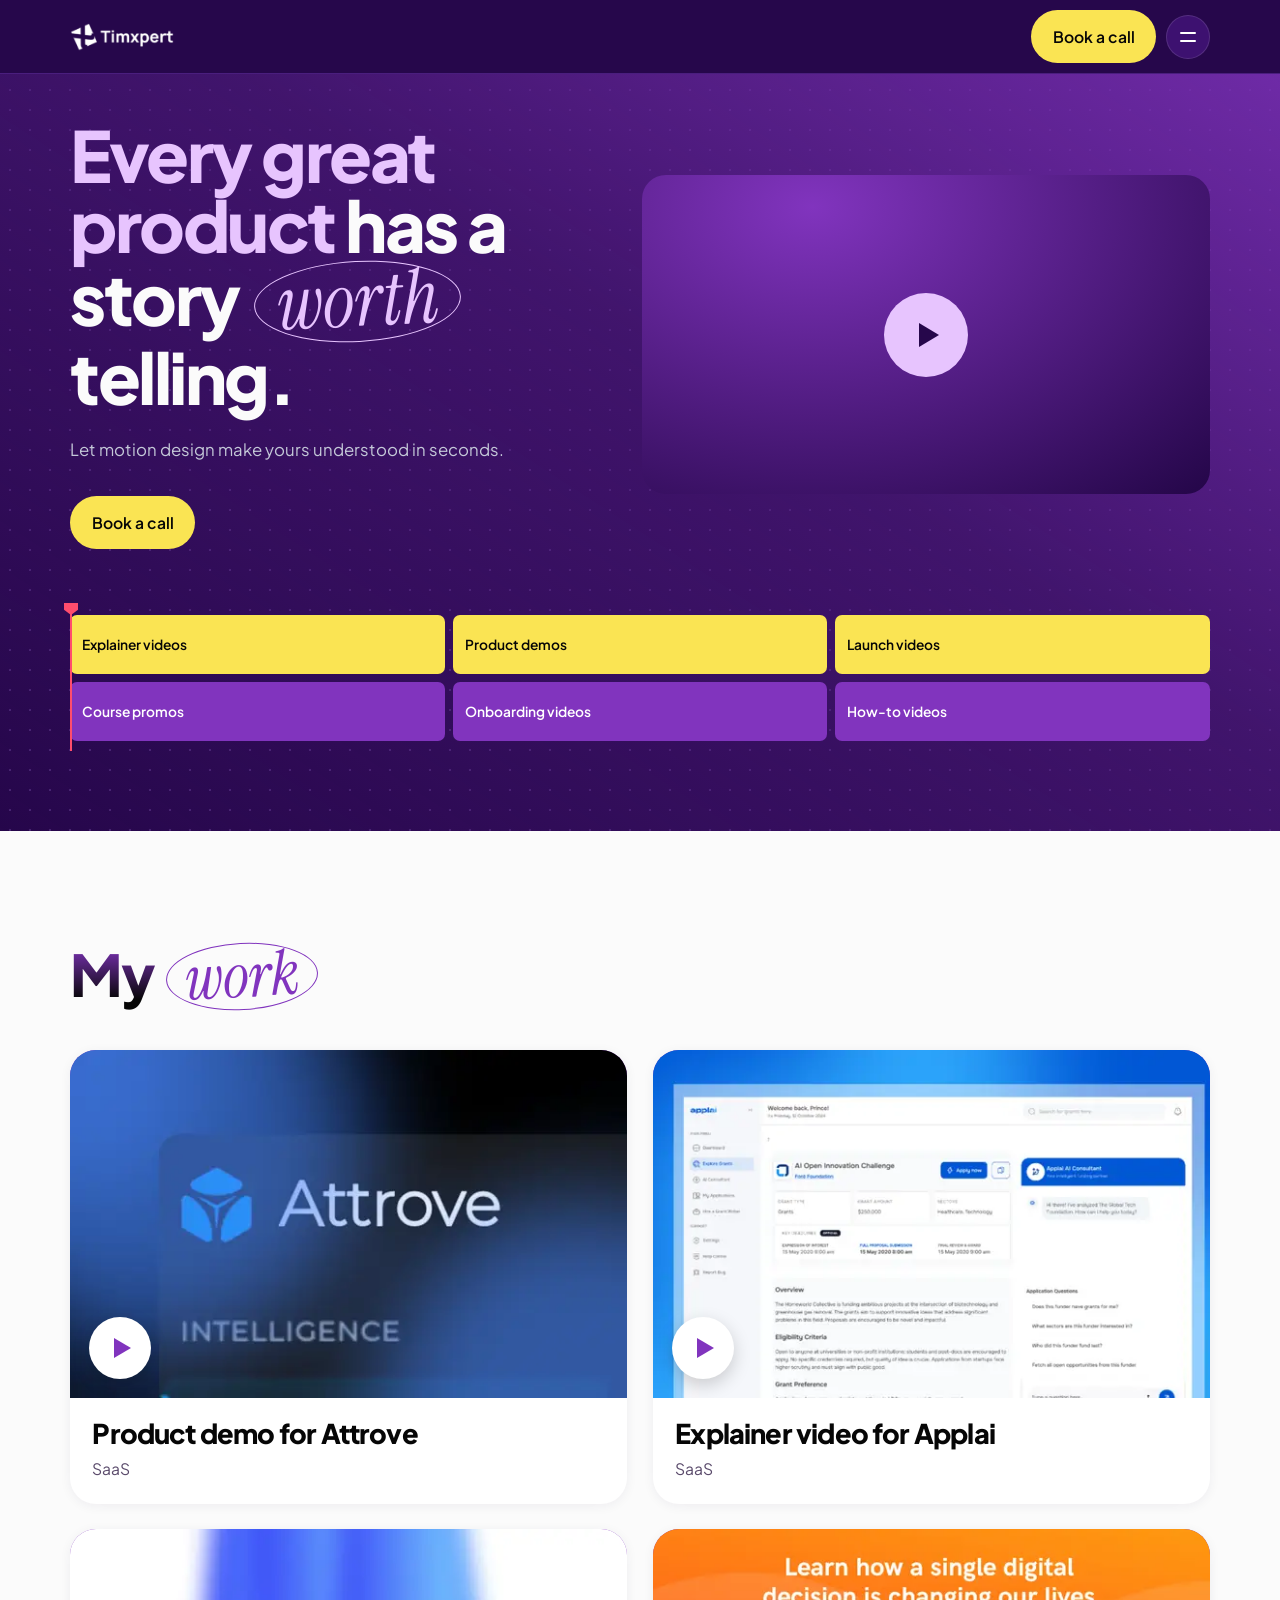
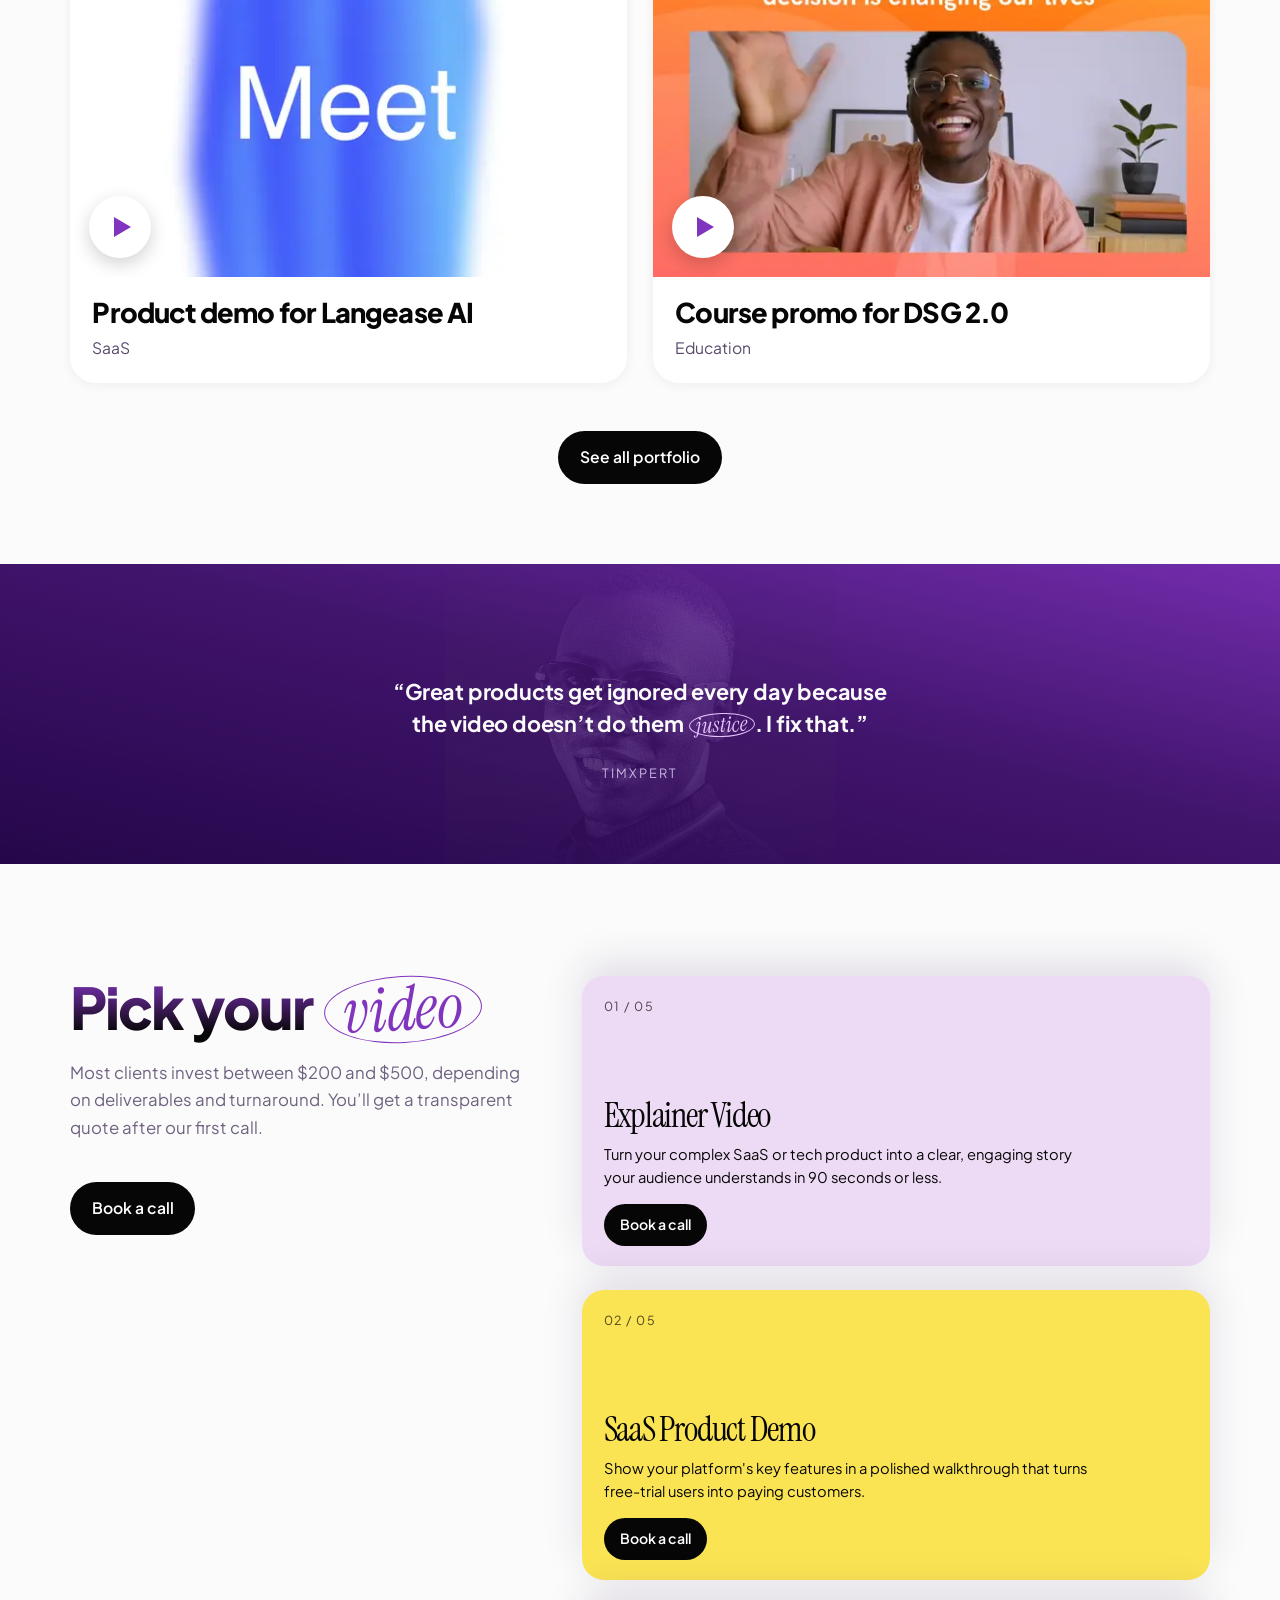
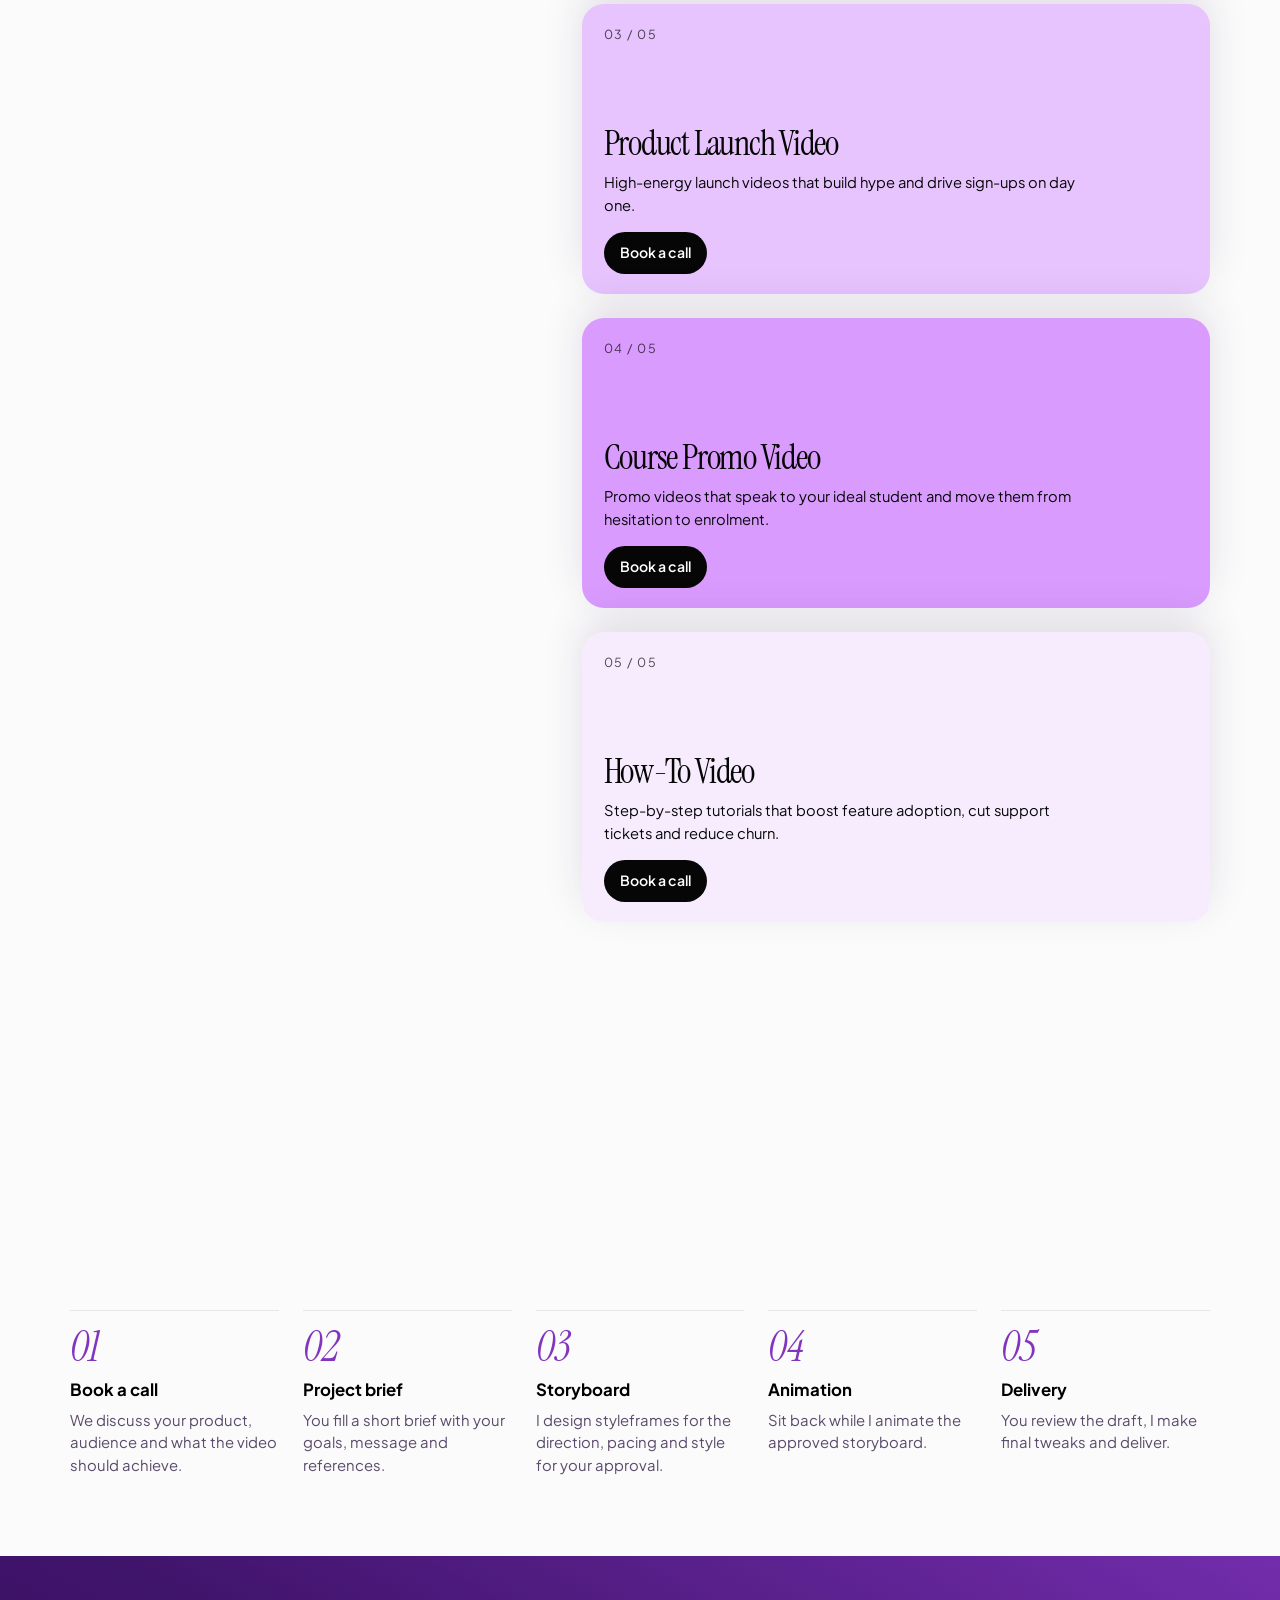
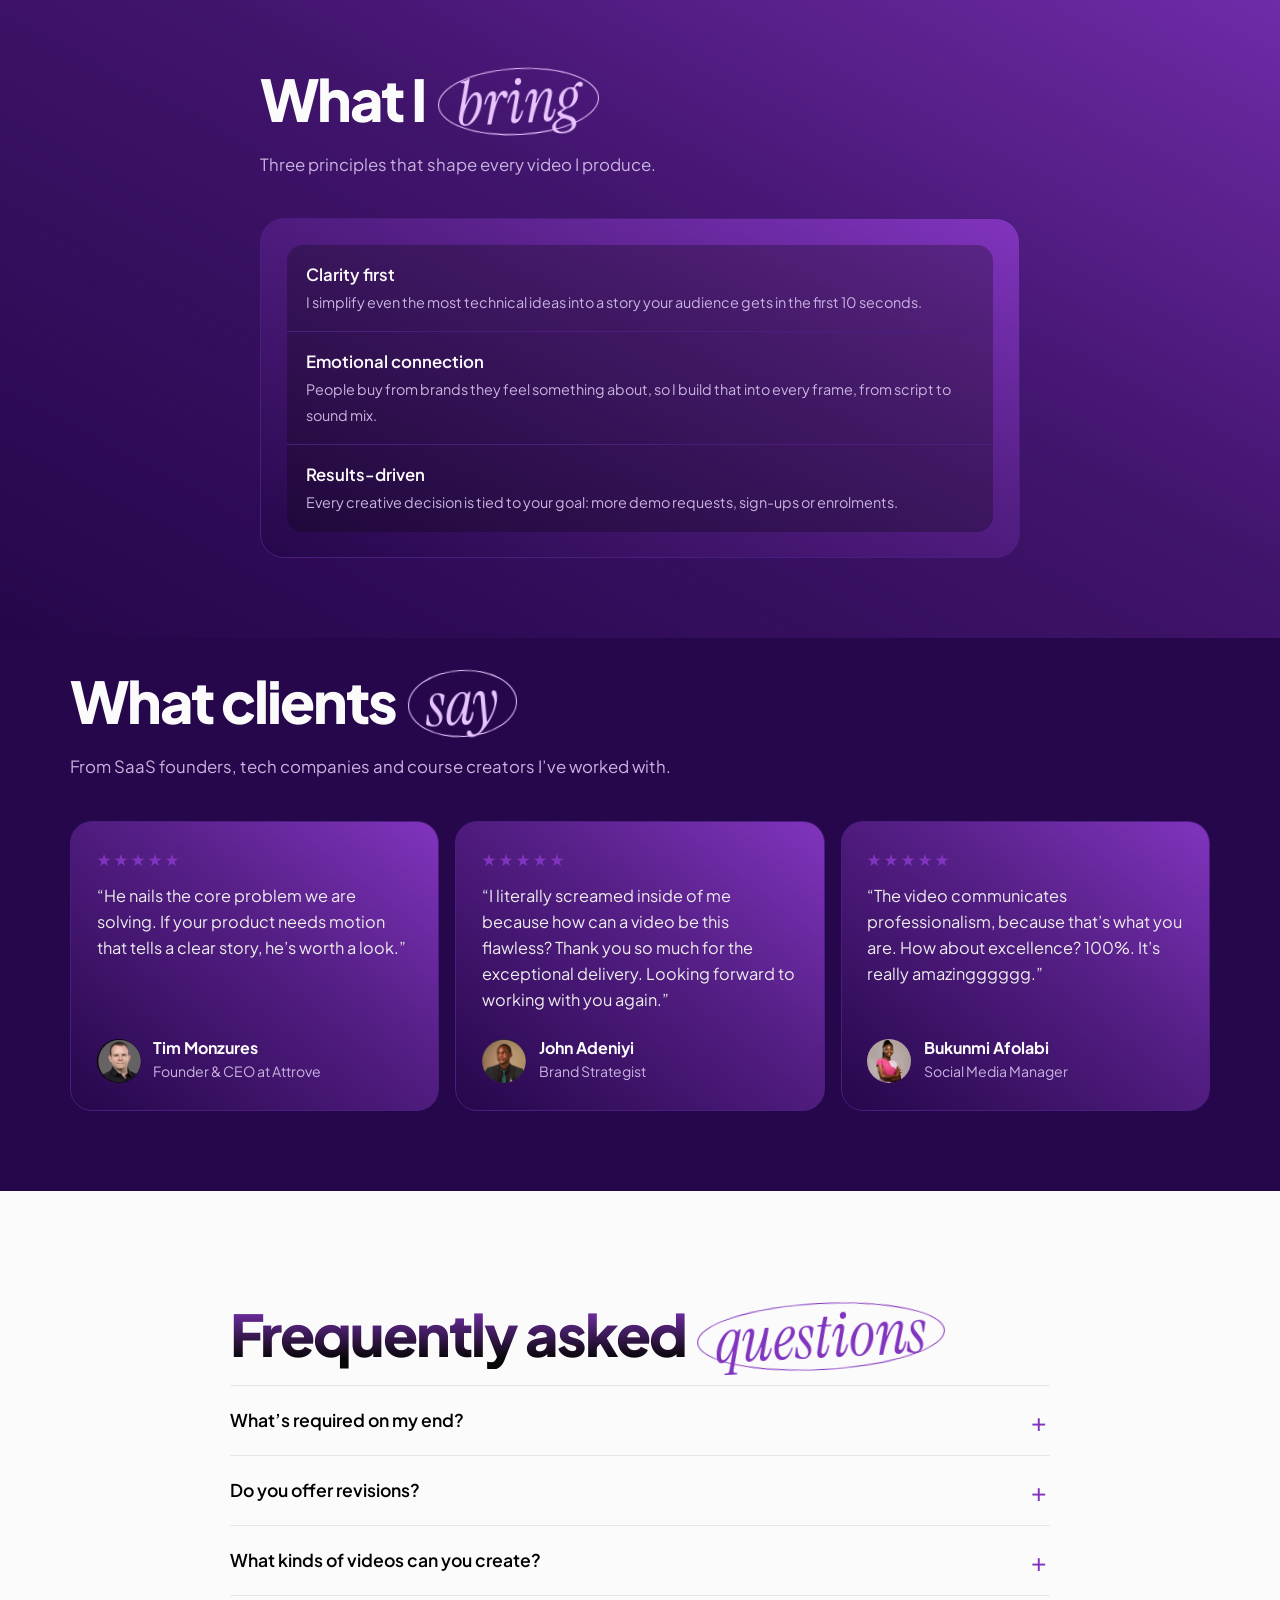
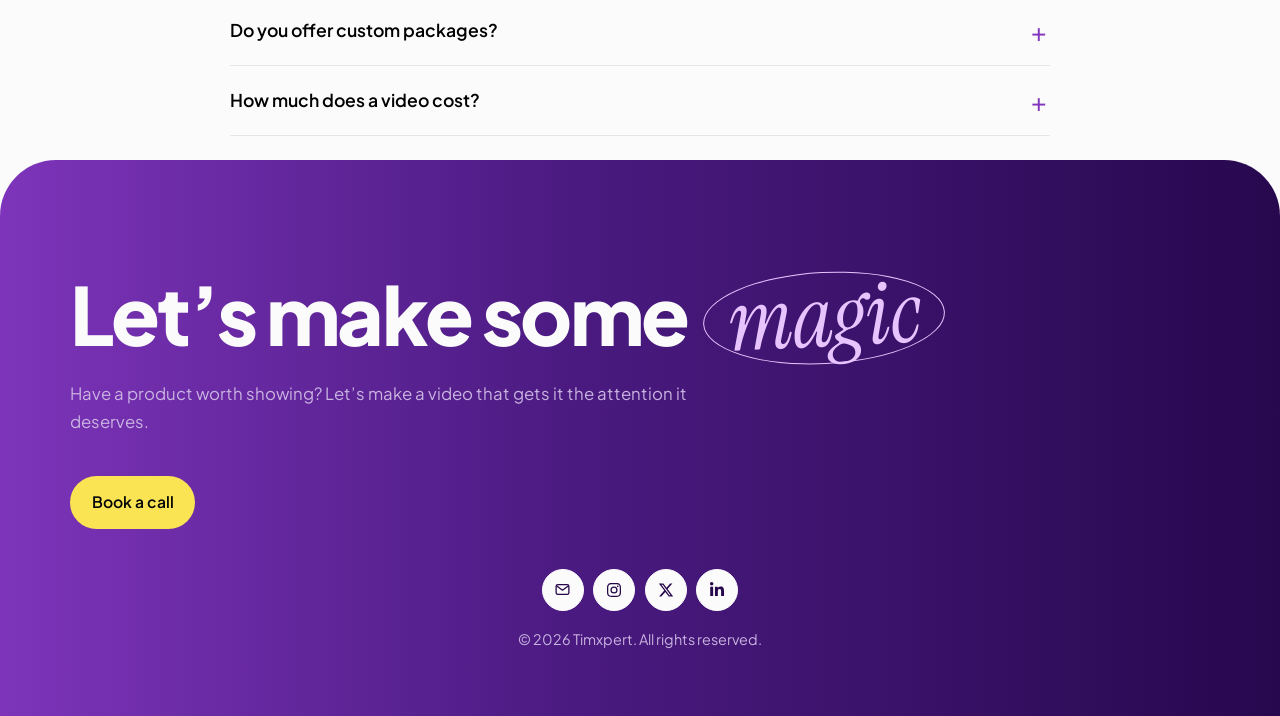
<file: index.html>
<!DOCTYPE html>
<html lang="en">
<head>
<meta charset="utf-8">
<meta name="viewport" content="width=device-width, initial-scale=1, viewport-fit=cover">
<title>Timxpert | Motion Design & Video Production</title>
<meta name="description" content="Timxpert (Timothy Goodness) is a motion designer and video producer who makes explainer, product demo and launch videos for SaaS founders and tech companies. He is the founder of Motion Dojo and Plotoh.">
<meta property="og:title" content="Timxpert | Motion Design & Video Production">
<meta property="og:description" content="Videos that get you seen, trusted and paid.">
<meta property="og:image" content="https://timxpert.com/assets/logo.png">
<meta property="og:url" content="https://timxpert.com/">
<meta name="twitter:card" content="summary_large_image">
<meta name="theme-color" content="#26074b">
<link rel="icon" href="assets/favicon-64.png" sizes="64x64">
<link rel="preconnect" href="https://fonts.googleapis.com">
<link rel="preconnect" href="https://fonts.gstatic.com" crossorigin>
<link href="https://fonts.googleapis.com/css2?family=Plus+Jakarta+Sans:wght@400..800&family=Instrument+Serif:ital@0;1&display=swap" rel="stylesheet">
<style>
/* ===== Colors (matched to the Chuloshots reference) ===== */
:root, :root[data-theme="dark"], :root[data-theme="light"]{
  /* Timxpert brand: violet palette */
  --navy:#26074b;      /* deepest purple: dark sections */
  --navy-2:#2c0b52;    /* dark cards */
  --navy-3:#3d1170;
  --line:#4a1e7e;
  --p-dark:#26074b;    /* panel gradient start (bottom-left) */
  --p-mid:#572088;
  --p-bright:#8134be;  /* panel gradient end (top-right) */
  --violet:#c160ff;    /* vivid edge of the light background */
  --blue:#fae453;      /* primary accent: yellow (buttons) */
  --on-accent:#060606; /* text on yellow */
  --lav:#e7c4fe;       /* soft lilac: italic words, glowing dots */
  --deep:#8134be;      /* purple accents on light sections */
  --yellow:#8134be;    /* secondary fill (timeline row 2, badge) */
  --green:#d99bfe;
  --lilac:#eddbf5;
  --periwinkle:#e7c4fe;
  --paper:#fbfbfb;
  --ink:#060606;
  --white:#fbfbfb;
  --muted:#c9b3e0;
  --muted-dark:#5a4a6b;
  --grey:#6f6280;
  --red:#ff4d6d;
}
@media (prefers-color-scheme: dark){ :root:not([data-theme="light"]){ --navy:#26074b; } }
:root{color-scheme:dark;box-sizing:border-box;padding-top:env(safe-area-inset-top,0px);padding-bottom:env(safe-area-inset-bottom,0px);
  --cond:"Plus Jakarta Sans",ui-sans-serif,system-ui,-apple-system,"Segoe UI",Roboto,sans-serif; --serif:"Instrument Serif",Georgia,serif;
  --sans:"Plus Jakarta Sans",ui-sans-serif,system-ui,-apple-system,"Segoe UI",Roboto,sans-serif; --mono:"Plus Jakarta Sans",ui-sans-serif,system-ui,sans-serif;scroll-padding-top:calc(env(safe-area-inset-top,0px) + 90px)}
html,body{overflow-x:clip}
body{margin:0;background:var(--navy);color:var(--white);font-family:var(--sans);font-size:1rem;line-height:1.65;-webkit-font-smoothing:antialiased}
img{max-width:100%;display:block}
a{color:inherit;text-decoration:none}
button{font:inherit;color:inherit}
:focus-visible{outline:2px solid var(--lav);outline-offset:3px;border-radius:8px}
.wrap{width:min(100% - 2.5rem, 1140px);margin-inline:auto}

/* Dot-grid background */
#bg{position:fixed;inset:0;width:100%;height:100%;z-index:0;pointer-events:none}
main,footer{position:relative;z-index:1}

/* Type */
.label{font-family:var(--mono);font-weight:600;font-size:.78rem;letter-spacing:.12em;text-transform:uppercase;color:var(--lav);margin:0 0 .9rem}
.light .label{color:var(--deep)}
h1,h2,h3{font-family:var(--cond);font-weight:800;letter-spacing:-.035em;line-height:1;margin:0}
h2{font-size:clamp(2.1rem,5.2vw,3.6rem);margin-bottom:1rem}
.it{font-family:var(--serif);font-style:italic;font-weight:400;letter-spacing:0;font-size:1.08em;color:var(--lav);
  display:inline-block;padding:0 .28em .02em;margin-left:.06em;border:1.5px solid currentColor;border-radius:50%;line-height:1.02;transform:rotate(-3deg)}
.light .it{color:var(--deep)}
.sub{color:var(--muted);max-width:52ch;margin:0 0 2.5rem;font-size:1.05rem}
.light .sub{color:var(--grey)}

/* Buttons */
.btn{display:inline-flex;align-items:center;gap:.55rem;padding:.85rem 1.35rem;border-radius:999px;font-weight:600;font-size:.98rem;background:var(--blue);color:var(--on-accent);border:0;cursor:pointer;transition:transform .2s,filter .2s}
.btn:hover{transform:translateY(-2px);filter:brightness(1.1)}
.btn.dark{background:var(--ink);color:#fff}
.light .btn:not(.dark){background:#060606;color:#fff}
.btn.white{background:#fff;color:var(--ink)}

/* Top bar: solid strip so nothing shows through behind the logo and menu */
.top{position:fixed;top:0;left:0;right:0;z-index:75;background:var(--navy);border-bottom:1px solid var(--line);
  padding:calc(env(safe-area-inset-top,0px) + 10px) 0 10px}
.top .wrap{display:flex;align-items:center;justify-content:space-between}
.badges{display:block}
.logo-full{display:block;width:104px;height:auto;filter:brightness(0) invert(1)}  /* white logo on the dark bar */
.top .right{display:flex;align-items:center;gap:.6rem}
.burger{position:relative;z-index:72;width:44px;height:44px;border-radius:50%;border:1px solid rgba(255,255,255,.12);cursor:pointer;
  background:#3d1170;
  transition:transform .35s cubic-bezier(.32,.72,0,1),background .3s;-webkit-tap-highlight-color:transparent}
.burger:active{transform:scale(.92)}
.burger span{position:absolute;left:13px;right:13px;height:2px;border-radius:2px;background:#fff;transition:transform .5s cubic-bezier(.32,.72,0,1),top .5s cubic-bezier(.32,.72,0,1)}
.burger span:nth-child(1){top:16px}
.burger span:nth-child(2){top:24px}
.menu-open .burger{background:var(--blue);border-color:var(--blue)}
.menu-open .burger span{background:var(--on-accent)}
.menu-open .burger span:nth-child(1){top:20px;transform:rotate(45deg)}
.menu-open .burger span:nth-child(2){top:20px;transform:rotate(-45deg)}
.menu{position:fixed;inset:0;z-index:70;background:var(--navy);display:flex;flex-direction:column;justify-content:center;
  padding:calc(env(safe-area-inset-top,0px) + 90px) 1.5rem calc(env(safe-area-inset-bottom,0px) + 2rem);
  clip-path:circle(0px at var(--mx,90%) var(--my,40px));visibility:hidden;transition:clip-path .7s cubic-bezier(.32,.72,0,1),visibility 0s linear .7s}
.menu-open .menu{clip-path:circle(150vmax at var(--mx,90%) var(--my,40px));visibility:visible;transition:clip-path .7s cubic-bezier(.32,.72,0,1),visibility 0s}
.menu .inner{width:min(100%,1140px);margin-inline:auto}
.menu a.item{display:flex;align-items:baseline;gap:1rem;font-family:var(--cond);font-weight:800;font-size:clamp(2.2rem,8vw,4.2rem);line-height:1.08;letter-spacing:-.035em;color:#fff;
  opacity:0;transform:translateY(28px);transition:opacity .45s cubic-bezier(.32,.72,0,1),transform .6s cubic-bezier(.32,.72,0,1),color .2s}
.menu a.item:hover,.menu a.item.on{color:var(--lav)}
.menu-open .menu a.item{opacity:1;transform:none;transition-delay:calc(.12s + var(--d) * 60ms)}
.menu .foot{display:flex;flex-wrap:wrap;gap:.8rem 1.4rem;align-items:center;margin-top:2.5rem;opacity:0;transition:opacity .5s .1s}
.menu-open .menu .foot{opacity:1;transition-delay:.45s}
.menu .foot a:not(.btn){color:var(--muted);font-size:.95rem}
.menu .foot a:not(.btn):hover{color:#fff}
.menu-open{overflow:hidden}
@media (max-width:700px){.top .right .btn{display:none}}

/* Brand gradients (as on the flyer)
   1. dark panels: deep purple bottom-left -> bright purple top-right (translucent so the dot grid shows through) */
.hero,.belief,#toolkit{background:linear-gradient(to top right,rgba(38,7,75,0) 0%,rgba(87,32,136,.55) 55%,rgba(129,52,190,.85) 100%)}
/* 2. light sections: white glow in the middle, vivid violet at the edges */
.light{background:radial-gradient(ellipse 85% 75% at 60% 45%,#fefefe 0%,#f6ecfe 32%,#e2b4fe 70%,#c160ff 100%)}
/* 3. curved dark-purple bottom that overlaps the section above */
.contact{position:relative;z-index:2;margin-top:-56px;border-radius:56px 56px 0 0;background:linear-gradient(to right,#7d34ba 0%,#4a1a80 45%,#27084e 100%)}
footer{background:linear-gradient(to right,#7d34ba 0%,#4a1a80 45%,#27084e 100%)}  /* same as the contact section, so they read as one block */
/* 4. headings on light sections: purple fading into black */
.light h2{background:linear-gradient(180deg,#8134be 0%,#060606 85%);-webkit-background-clip:text;background-clip:text;color:transparent}
.light h2 .it{-webkit-text-fill-color:var(--deep)}
.lead{color:var(--lav)}
/* Services section: plain brand white */
#packages.light,#work.light,.light.plain{background:var(--paper)}

/* Sections */
section{padding:7rem 0 5rem}
.light{color:#000}
.navy{background:#2c0b52}

/* Hero */
.hero{padding-top:7.5rem}
.hero-grid{display:grid;grid-template-columns:1fr 1.1fr;grid-template-areas:"text reel";gap:3rem 3.5rem;align-items:center}
.hero-grid > div:first-child{grid-area:text}
.hero-grid .reel{grid-area:reel;margin:0}
.hero h1{font-size:clamp(2.5rem,5.6vw,4.4rem);margin-bottom:1.5rem}
.hero p.intro{color:#c4c8d8;max-width:54ch;margin:0 0 2rem;font-size:1.05rem}
@media (max-width:900px){.hero-grid{grid-template-columns:1fr;grid-template-areas:"text" "reel";gap:2rem}}

/* Timeline tracks */
.timeline{margin-top:3.5rem;position:relative}
.lanes{position:relative;display:grid;gap:.5rem;padding:10px 0}
.lane{position:relative}
.clips{display:grid;grid-template-columns:repeat(3,1fr);gap:.5rem}
.clip{border-radius:7px;padding:.55rem .75rem;font-weight:600;font-size:.86rem;line-height:1.25;display:flex;align-items:center;min-height:2.6rem}
.clips.v1 .clip{background:var(--blue);color:var(--on-accent)}
.clips.v2 .clip{background:var(--yellow);color:#fff}
.playhead{position:absolute;top:0;bottom:0;left:0;width:2px;background:var(--red);pointer-events:none;z-index:2;animation:sweep 6s linear infinite}
.playhead::before{content:"";position:absolute;top:-2px;left:-6px;width:14px;height:12px;background:var(--red);clip-path:polygon(0 0,100% 0,100% 55%,50% 100%,0 55%)}
@keyframes sweep{
  0%{left:0;opacity:0}
  3%{opacity:1}
  94%{opacity:1}
  100%{left:calc(100% - 2px);opacity:0}
}
@media (prefers-reduced-motion:reduce){.playhead{animation:none;left:40%}}
@media (max-width:520px){.clip{font-size:.76rem;padding:.5rem .55rem}}

/* Work: project cards */
.projects{display:grid;grid-template-columns:1fr 1fr;gap:1.6rem}
.proj{all:unset;cursor:pointer;display:flex;flex-direction:column;background:#fff;border-radius:26px;overflow:hidden;box-shadow:0 2px 12px rgba(38,7,75,.06);-webkit-tap-highlight-color:transparent}
.proj:active{scale:.985}
.proj:focus-visible{outline:2px solid var(--deep);outline-offset:4px}
.proj .th{position:relative;aspect-ratio:16/10;background:var(--sw,#8134be);overflow:hidden}
.proj .th img{position:absolute;inset:0;width:100%;height:100%;object-fit:cover;transition:scale .7s cubic-bezier(.32,.72,0,1)}
.proj:hover .th img{scale:1.04}
.proj .pb{position:absolute;left:1.2rem;bottom:1.2rem;width:62px;height:62px;border-radius:50%;background:#fff;display:grid;place-items:center;box-shadow:0 6px 18px rgba(0,0,0,.18);transition:scale .3s cubic-bezier(.32,.72,0,1)}
.proj .pb::after{content:"";margin-left:5px;border-left:17px solid var(--deep);border-top:10px solid transparent;border-bottom:10px solid transparent}
.proj:hover .pb{scale:1.08}
.proj .bd{padding:1.2rem 1.4rem 1.4rem}
.work-head{margin-bottom:1.5rem}
.proj h3{font-size:clamp(1.35rem,2.4vw,1.7rem);letter-spacing:-.03em;line-height:1.15;color:var(--ink);margin:0 0 .5rem}
.proj p{margin:0;color:var(--muted-dark);font-size:.98rem;line-height:1.55}
.proj .go{font-weight:700;color:var(--deep);margin-top:.4rem;display:block}
.proj .ind{display:inline-block;font-size:.78rem;font-weight:600;color:var(--deep);background:#f3e8fd;padding:.3rem .7rem;border-radius:999px;margin-bottom:.8rem}
@media (max-width:760px){.projects{grid-template-columns:1fr;gap:1.2rem}.proj .pb{width:54px;height:54px;left:1rem;bottom:1rem}}

/* Work: folders (unused) */
.work-head{display:flex;flex-wrap:wrap;justify-content:space-between;align-items:end;gap:1rem 2rem}
.reel{position:relative;display:block;width:100%;aspect-ratio:16/9;border:0;padding:0;border-radius:24px;overflow:hidden;background:radial-gradient(100% 120% at 30% 10%,#8134be,#26074b);cursor:pointer;margin-bottom:3rem}
.reel img{position:absolute;inset:0;width:100%;height:100%;object-fit:cover}
.reel .play{position:absolute;left:50%;top:50%;translate:-50% -50%;width:84px;height:84px;border-radius:50%;background:var(--lav);display:grid;place-items:center;transition:scale .2s}
.reel:hover .play{scale:1.07}
.reel .play::after{content:"";margin-left:6px;border-left:20px solid var(--navy);border-top:12px solid transparent;border-bottom:12px solid transparent}
.reel .tag{position:absolute;left:1.1rem;bottom:1.1rem;background:#fff;color:var(--ink);font-family:var(--mono);font-size:.76rem;letter-spacing:.14em;text-transform:uppercase;padding:.45rem .9rem;border-radius:999px}
.folders{display:grid;grid-template-columns:repeat(3,1fr);gap:2.5rem 1.5rem;padding-top:1.5rem}
.folder{all:unset;cursor:pointer;position:relative;display:block;aspect-ratio:5/4;transition:transform .35s cubic-bezier(.32,.72,0,1);-webkit-tap-highlight-color:transparent}
.folder:active{transform:scale(.96)}
.folder:focus-visible{outline:2px solid var(--blue);outline-offset:6px;border-radius:18px}
.folder .back{position:absolute;inset:8% 0 0 0;border-radius:6px 18px 18px 18px;background:linear-gradient(170deg,#ededed,#d9d9d9)}
.folder .back::before{content:"";position:absolute;left:0;top:-12px;width:40%;height:16px;border-radius:10px 12px 0 0;background:#ededed}
.folder .peek{position:absolute;left:9%;right:9%;top:14%;height:52%;border-radius:10px;overflow:hidden;background:var(--sw,#8134be);
  box-shadow:0 6px 16px rgba(38,7,75,.18);transform:rotate(-3deg);transition:transform .5s cubic-bezier(.32,.72,0,1);display:flex;align-items:flex-start;justify-content:center}
.folder:nth-child(2) .peek .pt,.folder:nth-child(6) .peek .pt{color:#060606}
.folder .peek .pt{font-weight:700;font-size:.78rem;color:rgba(255,255,255,.92);padding:.45rem .5rem;white-space:nowrap;overflow:hidden;text-overflow:ellipsis;max-width:100%;text-align:center;line-height:1.2}
.folder .peek img{position:absolute;inset:0;width:100%;height:100%;object-fit:cover}
.folder .peek.p2{transform:rotate(4deg) translate(6px,4px);filter:brightness(.9)}
.folder:hover .peek{transform:rotate(-6deg) translateY(-16px)}
.folder:hover .peek.p2{transform:rotate(8deg) translate(8px,-8px)}
.folder{perspective:700px}
.folder .front{transform-origin:50% 100%;transition:transform .55s cubic-bezier(.32,.72,0,1),box-shadow .55s}
.folder.opening .front{transform:rotateX(-38deg) translateY(4px);box-shadow:0 26px 40px rgba(38,7,75,.22)}
.folder.opening .peek{transform:rotate(-9deg) translateY(-38%);transition-duration:.6s}
.folder.opening .peek.p2{transform:rotate(10deg) translate(14px,-26%);transition-delay:.05s}
@media (prefers-reduced-motion:reduce){.folder.opening .front,.folder.opening .peek,.folder.opening .peek.p2{transform:none}}
.folder .front{position:absolute;left:0;right:0;bottom:0;height:48%;border-radius:14px 14px 18px 18px;
  background:#ffffff;border:1px solid #e6e6e6;box-shadow:0 16px 34px rgba(38,7,75,.14);
  padding:.8rem 1rem;display:flex;flex-direction:column;justify-content:flex-end}
.folder .front b{font-weight:700;font-size:1rem;color:var(--ink);line-height:1.2}
.folder .front span{font-size:.78rem;color:var(--muted-dark)}
.hint{font-family:var(--mono);font-size:.78rem;letter-spacing:.12em;text-transform:uppercase;color:var(--muted-dark);text-align:center;margin:2.5rem 0 0}
@media (max-width:860px){.folders{grid-template-columns:1fr 1fr;gap:2rem 1rem}}
@media (max-width:420px){.folder .front{padding:.65rem .75rem}.folder .front b{font-size:.92rem}}

/* Folder sheet */
.sheet{display:grid;grid-template-columns:repeat(auto-fill,minmax(220px,1fr));gap:1rem}
.vid{all:unset;cursor:pointer;display:block;border-radius:16px;overflow:hidden;background:var(--navy-2);border:1px solid var(--line)}
.vid:focus-visible{outline:2px solid var(--lav);outline-offset:3px}
.vid .th{position:relative;aspect-ratio:16/9;background:radial-gradient(120% 120% at 20% 0%,#3d1170,#2c0b52);display:grid;place-items:center}
.vid .th .ph{font-family:var(--cond);font-weight:800;font-size:1.6rem;color:#9b7fc0;text-align:center;padding:1rem}
.vid .th img{position:absolute;inset:0;width:100%;height:100%;object-fit:cover}
.vid .meta{padding:.8rem 1rem .95rem}
.vid .meta b{display:block;font-weight:600}
.vid .meta span{font-family:var(--mono);font-size:.75rem;color:var(--muted)}


/* Belief: faint portrait behind the quote */
.belief{position:relative;overflow:hidden;isolation:isolate}
.belief .wrap{position:relative;z-index:1}
.belief-photo{position:absolute;inset:0;z-index:0;pointer-events:none;
  background:url("assets/thumbs/timxpert-portrait.webp") center 30%/cover no-repeat;
  opacity:.16;mix-blend-mode:luminosity;
  -webkit-mask-image:radial-gradient(ellipse 70% 80% at 50% 45%,#000 30%,transparent 80%);mask-image:radial-gradient(ellipse 70% 80% at 50% 45%,#000 30%,transparent 80%)}
@media (min-width:900px){.belief-photo{background-size:auto 130%}}
/* Belief */
.belief{text-align:center}
.belief blockquote{margin:0 auto;max-width:34ch;font-family:var(--sans);font-weight:700;letter-spacing:-.01em;font-size:clamp(1.15rem,2vw,1.35rem);line-height:1.5}
.belief blockquote .it{font-size:1em;transform:rotate(-2deg)}
.belief cite{display:block;margin-top:1.4rem;font-family:var(--mono);font-style:normal;font-size:.8rem;letter-spacing:.16em;text-transform:uppercase;color:var(--muted)}

/* Packages: stacking cards */
.pk{display:grid;grid-template-columns:.85fr 1.15fr;gap:3rem;align-items:start}
.pk-left{position:sticky;top:110px}

.stack{display:grid;gap:1.5rem;padding-bottom:2rem}
.stack::after{content:"";height:28vh}   /* hold the finished pile on screen before moving on */
.pack{position:sticky;top:calc(96px + var(--i) * 12px);height:230px;border-radius:22px;padding:1.25rem 1.35rem;color:var(--ink);
  display:flex;flex-direction:column;box-shadow:0 -14px 40px rgba(38,7,75,.12);transform-origin:50% 0;will-change:transform}
.pack .num{font-family:var(--mono);font-size:.72rem;letter-spacing:.12em;opacity:.6;margin-bottom:auto}
.pack h3{font-family:var(--serif);font-weight:400;font-size:clamp(1.6rem,3vw,2rem);line-height:1.05;margin:0 0 .4rem}
.pack p{margin:0 0 1rem;font-size:.92rem;line-height:1.5;max-width:44ch}
.pack .btn{align-self:flex-start;padding:.6rem 1rem;font-size:.88rem}
@media (min-width:900px){.pack{height:250px}}
.pack .num{font-family:var(--mono);font-size:.78rem;letter-spacing:.12em;text-transform:uppercase;opacity:.7}
.pack h3{font-family:var(--serif);font-weight:400;font-size:2.2rem;line-height:1.05;margin:0 0 .6rem}
@media (max-width:900px){.pk{grid-template-columns:1fr}.pk-left{position:static}}

.steps{display:grid;grid-template-columns:repeat(5,1fr);gap:1.5rem;margin-top:5rem}
.step{border-top:1px solid #e6e6e6;padding-top:1rem}
.step b{font-family:var(--serif);font-style:italic;font-weight:400;font-size:2.6rem;color:var(--deep);line-height:1;display:block}
.step h4{margin:.5rem 0 .3rem;font-size:1.05rem}
.step p{margin:0;color:var(--muted-dark);font-size:.93rem;line-height:1.5}
@media (max-width:900px){.steps{grid-template-columns:1fr 1fr}}


/* Toolkit */
.tk{max-width:760px}





.app{background:linear-gradient(to top right,var(--p-dark),var(--p-mid) 60%,var(--p-bright));border:1px solid var(--line);border-radius:24px;padding:1.6rem}


.rowlist{display:grid;background:rgba(6,6,6,.28);border-radius:16px;overflow:hidden}
.rowlist div{padding:1rem 1.2rem;border-bottom:1px solid var(--line)}
.rowlist div:last-child{border-bottom:0}
.rowlist b{display:block;font-weight:600;font-size:1.05rem}
.rowlist span{color:var(--muted);font-size:.9rem}
.tags{display:flex;flex-wrap:wrap;gap:.5rem;margin-top:1.5rem}
.tags span{border:1px solid var(--line);border-radius:999px;padding:.4rem .9rem;font-size:.88rem;color:#e7c4fe;background:#2c0b52}

/* Reviews */
.quotes{display:grid;grid-template-columns:repeat(3,1fr);gap:1rem}
.q{background:linear-gradient(to top right,var(--p-dark),var(--p-mid) 60%,var(--p-bright));border:1px solid var(--line);border-radius:22px;padding:1.6rem;display:flex;flex-direction:column;justify-content:space-between;gap:1.5rem;}
.q blockquote{margin:0;font-size:1.02rem;line-height:1.6;color:#ececec}
.q .stars{color:var(--yellow);letter-spacing:3px;margin-bottom:.6rem}
.who{display:flex;gap:.8rem;align-items:center}
.who .av{position:relative;width:44px;height:44px;border-radius:50%;background:var(--navy-3);overflow:hidden;flex:none;display:grid;place-items:center;font-weight:700;font-size:.85rem;color:var(--muted)}
.who .av img{position:absolute;inset:0;width:100%;height:100%;object-fit:cover}
.who b{display:block;line-height:1.25}
.who span{color:var(--muted);font-size:.88rem}
@media (max-width:900px){.quotes{grid-template-columns:1fr}}

/* FAQ */
.faq{max-width:820px}
details{border-bottom:1px solid #e6e6e6}
details:first-of-type{border-top:1px solid #e6e6e6}
summary{cursor:pointer;list-style:none;padding:1.25rem 2.5rem 1.25rem 0;font-weight:600;font-size:1.1rem;position:relative}
summary::-webkit-details-marker{display:none}
summary::after{content:"+";position:absolute;right:.2rem;top:50%;translate:0 -50%;font-size:1.6rem;font-weight:400;color:var(--deep);transition:rotate .2s}
details[open] summary::after{rotate:45deg}
details > div{padding:0 0 1.25rem;color:var(--muted-dark);max-width:62ch}
details ul{margin:.3rem 0 0;padding-left:1.2rem}

/* Contact */
.contact h2{font-size:clamp(2.6rem,7vw,5rem)}

.contact-row{display:flex;flex-wrap:wrap;align-items:center;gap:1rem 1.25rem;margin-top:.5rem}
.social{display:flex;gap:.6rem}
.social a{width:52px;height:52px;border-radius:50%;display:grid;place-items:center;color:#fff;background:#2c0b52;border:1px solid var(--line);
  transition:transform .35s cubic-bezier(.32,.72,0,1),background .2s,border-color .2s;-webkit-tap-highlight-color:transparent}
.social a:hover{background:var(--blue);border-color:var(--blue);color:var(--on-accent);transform:translateY(-2px)}
.social a:active{transform:scale(.92)}
.social svg{width:21px;height:21px;fill:none;stroke:currentColor;stroke-width:1.8;stroke-linecap:round;stroke-linejoin:round}
.social svg.brand{fill:currentColor;stroke:none;height:20px;width:auto}
.social.small a{width:40px;height:40px}
.social.small svg{width:17px;height:17px}
.social.small svg.brand{height:16px;width:auto}
section.contact{padding-bottom:1.5rem}
footer{padding:1rem 0 calc(4rem + env(safe-area-inset-bottom,0px));color:var(--muted);font-size:.9rem}
footer .wrap{display:flex;flex-direction:column;justify-content:center;align-items:center;gap:1.1rem;text-align:center}
footer .social a{background:#fbfbfb;border-color:#fbfbfb;color:#26074b}
footer .social a:hover{background:var(--blue);border-color:var(--blue);color:var(--on-accent)}
footer nav{display:flex;gap:1.4rem}
footer a:hover{color:#fff}
.flogo{font-family:var(--cond);font-weight:800;font-size:1.25rem;letter-spacing:-.03em;color:#fff}

/* Video popup */
dialog{will-change:transform,opacity;transform-origin:50% 50%;border:0;padding:0;width:min(1040px,calc(100% - 2rem));max-height:calc(100% - 2rem);background:var(--navy-2);color:var(--white);border-radius:22px;overflow:auto}
dialog::backdrop{background:transparent}
.scrim{position:fixed;inset:0;z-index:60;background:rgba(20,4,40,.85);opacity:0;pointer-events:none;transition:opacity .5s cubic-bezier(.32,.72,0,1)}
.scrim.on{opacity:1}
.m-media{position:relative;aspect-ratio:16/9;background:#000}
.m-media iframe,.m-media img{position:absolute;inset:0;width:100%;height:100%;border:0;object-fit:cover}
.m-body{padding:1.4rem 1.5rem 1.6rem}
.m-body h3{font-size:2.2rem;margin-bottom:.3rem}
.m-body p{margin:0;color:var(--muted)}
.x{position:sticky;float:right;top:.7rem;margin:.7rem .7rem -54px 0;z-index:3;width:42px;height:42px;border-radius:50%;border:0;background:#0a0a0a;color:#fff;font-size:1.4rem;cursor:pointer}

@media (prefers-reduced-motion:reduce){html{scroll-behavior:auto}*{animation:none!important;transition:none!important}}
</style>
<link rel="canonical" href="https://timxpert.com/">
<script type="application/ld+json">{"@context": "https://schema.org", "@graph": [{"@type": "Person", "@id": "https://timxpert.com/#person", "name": "Timothy Goodness", "alternateName": "Timxpert", "url": "https://timxpert.com", "image": "https://timxpert.com/assets/me.jpeg", "jobTitle": "Motion designer and video producer", "description": "Timxpert (Timothy Goodness) is a motion designer and video producer who makes explainer, product demo and launch videos for SaaS founders and tech companies. He is the founder of Motion Dojo and Plotoh.", "email": "mailto:workwithtimxpert@gmail.com", "knowsAbout": ["Motion design", "Video production", "Explainer videos", "Product demo videos", "Launch videos", "SaaS marketing videos"], "worksFor": {"@id": "https://timxpert.com/#business"}, "sameAs": ["https://www.instagram.com/timxpert", "https://x.com/timxpert", "https://www.linkedin.com/in/timothy-goodness-367708274", "https://joinmotiondojo.com", "https://plotoh.com"], "subjectOf": {"@type": "WebPage", "url": "https://timxpert.com/bio"}}, {"@type": "ProfessionalService", "@id": "https://timxpert.com/#business", "name": "Timxpert", "url": "https://timxpert.com", "logo": "https://timxpert.com/assets/logo.png", "image": "https://timxpert.com/assets/logo.png", "description": "Timxpert makes explainer, product demo and launch videos for SaaS founders, tech companies and course creators.", "founder": {"@id": "https://timxpert.com/#person"}, "areaServed": "Worldwide", "sameAs": ["https://www.instagram.com/timxpert", "https://x.com/timxpert", "https://www.linkedin.com/in/timothy-goodness-367708274"]}, {"@type": "Organization", "@id": "https://joinmotiondojo.com/#organization", "name": "Motion Dojo", "url": "https://joinmotiondojo.com", "founder": {"@id": "https://timxpert.com/#person"}, "foundingDate": "2025"}, {"@type": "Organization", "@id": "https://plotoh.com/#organization", "name": "Plotoh", "url": "https://plotoh.com", "founder": {"@id": "https://timxpert.com/#person"}}, {"@type": "WebSite", "@id": "https://timxpert.com/#website", "name": "Timxpert", "url": "https://timxpert.com", "publisher": {"@id": "https://timxpert.com/#person"}}]}</script>
</head>
<body>
<canvas id="bg" aria-hidden="true"></canvas>

<div class="top">
  <div class="wrap">
    <a class="badges" href="#home" aria-label="Timxpert home"><img class="logo-full" src="assets/logo-full.png" alt="Timxpert" width="104" height="28" fetchpriority="high"></a>
    <div class="right">
      <a class="btn" href="https://cal.com/timxpert-bn7l0a/meet.google.com-sbx-njmp-gyq" target="_blank" rel="noopener">Book a call</a>
      <button class="burger" id="burger" type="button" aria-label="Open menu" aria-expanded="false" aria-controls="menu"><span></span><span></span></button>
    </div>
  </div>
</div>

<nav class="menu" id="menu" aria-label="Main" inert>
  <div class="inner">
    <a class="item" href="#home" style="--d:0">Home</a>
    <a class="item" href="#work" style="--d:1">Work</a>
    <a class="item" href="#packages" style="--d:2">Services</a>
    <a class="item" href="#toolkit" style="--d:3">Approach</a>
    <a class="item" href="#contact" style="--d:4">Contact</a>
    <div class="foot">
      <a class="btn" href="https://cal.com/timxpert-bn7l0a/meet.google.com-sbx-njmp-gyq" target="_blank" rel="noopener">Book a call</a>
      <div class="social">
      <a href="mailto:workwithtimxpert@gmail.com" aria-label="Email"><svg viewBox="0 0 24 24" aria-hidden="true"><rect x="3" y="5" width="18" height="14" rx="2.5"/><path d="M4 7l8 6 8-6"/></svg></a>
      <a href="https://www.instagram.com/timxpert" target="_blank" rel="noopener" aria-label="Instagram"><svg class="brand" viewBox="0 0 448 512" aria-hidden="true"><path d="M224.3 141a115 115 0 1 0 -.6 230 115 115 0 1 0 .6-230zm-.6 40.4a74.6 74.6 0 1 1 .6 149.2 74.6 74.6 0 1 1 -.6-149.2zm93.4-45.1a26.8 26.8 0 1 1 53.6 0 26.8 26.8 0 1 1 -53.6 0zm129.7 27.2c-1.7-35.9-9.9-67.7-36.2-93.9-26.2-26.2-58-34.4-93.9-36.2-37-2.1-147.9-2.1-184.9 0-35.8 1.7-67.6 9.9-93.9 36.1s-34.4 58-36.2 93.9c-2.1 37-2.1 147.9 0 184.9 1.7 35.9 9.9 67.7 36.2 93.9s58 34.4 93.9 36.2c37 2.1 147.9 2.1 184.9 0 35.9-1.7 67.7-9.9 93.9-36.2 26.2-26.2 34.4-58 36.2-93.9 2.1-37 2.1-147.8 0-184.8zM399 388c-7.8 19.6-22.9 34.7-42.6 42.6-29.5 11.7-99.5 9-132.1 9s-102.7 2.6-132.1-9c-19.6-7.8-34.7-22.9-42.6-42.6-11.7-29.5-9-99.5-9-132.1s-2.6-102.7 9-132.1c7.8-19.6 22.9-34.7 42.6-42.6 29.5-11.7 99.5-9 132.1-9s102.7-2.6 132.1 9c19.6 7.8 34.7 22.9 42.6 42.6 11.7 29.5 9 99.5 9 132.1s2.7 102.7-9 132.1z"/></svg></a>
      <a href="https://x.com/timxpert" target="_blank" rel="noopener" aria-label="X"><svg class="brand" viewBox="0 0 448 512" aria-hidden="true"><path d="M357.2 48L427.8 48 273.6 224.2 455 464 313 464 201.7 318.6 74.5 464 3.8 464 168.7 275.5-5.2 48 140.4 48 240.9 180.9 357.2 48zM332.4 421.8l39.1 0-252.4-333.8-42 0 255.3 333.8z"/></svg></a>
      <a href="https://www.linkedin.com/in/timothy-goodness-367708274" target="_blank" rel="noopener" aria-label="LinkedIn"><svg class="brand" viewBox="0 0 448 512" aria-hidden="true"><path d="M100.3 448l-92.9 0 0-299.1 92.9 0 0 299.1zM53.8 108.1C24.1 108.1 0 83.5 0 53.8 0 39.5 5.7 25.9 15.8 15.8s23.8-15.8 38-15.8 27.9 5.7 38 15.8 15.8 23.8 15.8 38c0 29.7-24.1 54.3-53.8 54.3zM447.9 448l-92.7 0 0-145.6c0-34.7-.7-79.2-48.3-79.2-48.3 0-55.7 37.7-55.7 76.7l0 148.1-92.8 0 0-299.1 89.1 0 0 40.8 1.3 0c12.4-23.5 42.7-48.3 87.9-48.3 94 0 111.3 61.9 111.3 142.3l0 164.3-.1 0z"/></svg></a>
    </div>
    </div>
  </div>
</nav>

<main>
<!-- HERO (dark, dots visible) -->
<section class="hero" id="home" data-nav="home">
  <div class="wrap">
    <div class="hero-grid">
      <div>
        <h1><span class="lead">Every great product</span> has a story <span class="it">worth</span> telling.</h1>
        <p class="intro">Let motion design make yours understood in seconds.</p>
        <a class="btn" href="https://cal.com/timxpert-bn7l0a/meet.google.com-sbx-njmp-gyq" target="_blank" rel="noopener">Book a call</a>
      </div>
      <button class="reel" type="button" id="reel" aria-label="Play showreel">
            <img src="https://vumbnail.com/1190852100_large.jpg" alt="" width="640" height="360" fetchpriority="high" decoding="async" onerror="this.remove()">
            <span class="play"></span>
    </button>
    </div>

    <div class="timeline" aria-label="Videos I make">
      <div class="lanes">
        <div class="lane"><div class="clips v1"><span class="clip">Explainer videos</span><span class="clip">Product demos</span><span class="clip">Launch videos</span></div></div>
        <div class="lane"><div class="clips v2"><span class="clip">Course promos</span><span class="clip">Onboarding videos</span><span class="clip">How-to videos</span></div></div>
        <span class="playhead" aria-hidden="true"></span>
      </div>
    </div>
  </div>
</section>

<!-- WORK (light) -->
<section class="light" id="work" data-nav="work">
  <div class="wrap">
    <div class="work-head">
      <div>
        <h2>My <span class="it">work</span></h2>
      </div>
    </div>
    <div class="projects" id="projects"></div>
    <p style="text-align:center;margin:3rem 0 0"><a class="btn" href="/portfolio">See all portfolio</a></p>
  </div>
</section>

<!-- BELIEF (dark, dots visible) -->
<section class="belief">
  <div class="belief-photo" aria-hidden="true"></div>
  <div class="wrap">
    <blockquote>“Great products get ignored every day because the video doesn’t do them <span class="it">justice</span>. I fix that.”</blockquote>
    <cite>Timxpert</cite>
  </div>
</section>

<!-- PACKAGES (light) -->
<section class="light" id="packages" data-nav="packages">
  <div class="wrap">
    <div class="pk">
      <div class="pk-left">
        <h2>Pick your <span class="it">video</span></h2>
        <p class="sub">Most clients invest between $200 and $500, depending on deliverables and turnaround. You’ll get a transparent quote after our first call.</p>
        <a class="btn" href="https://cal.com/timxpert-bn7l0a/meet.google.com-sbx-njmp-gyq" target="_blank" rel="noopener">Book a call</a>
      </div>
      <div class="stack" id="stack"></div>
    </div>

    <div class="steps">
      <div class="step"><b>01</b><h4>Book a call</h4><p>We discuss your product, audience and what the video should achieve.</p></div>
      <div class="step"><b>02</b><h4>Project brief</h4><p>You fill a short brief with your goals, message and references.</p></div>
      <div class="step"><b>03</b><h4>Storyboard</h4><p>I design styleframes for the direction, pacing and style for your approval.</p></div>
      <div class="step"><b>04</b><h4>Animation</h4><p>Sit back while I animate the approved storyboard.</p></div>
      <div class="step"><b>05</b><h4>Delivery</h4><p>You review the draft, I make final tweaks and deliver.</p></div>
    </div>
  </div>
</section>


<!-- TOOLKIT (dark, dots visible) -->
<section id="toolkit" data-nav="toolkit">
  <div class="wrap tk">
    <div>
      <h2>What I <span class="it">bring</span></h2>
      <p class="sub">Three principles that shape every video I produce.</p>
      <div class="app">
        <div class="rowlist">
          <div><b>Clarity first</b><span>I simplify even the most technical ideas into a story your audience gets in the first 10 seconds.</span></div>
          <div><b>Emotional connection</b><span>People buy from brands they feel something about, so I build that into every frame, from script to sound mix.</span></div>
          <div><b>Results-driven</b><span>Every creative decision is tied to your goal: more demo requests, sign-ups or enrolments.</span></div>
        </div>
      </div>
    </div>
  </div>
</section>

<!-- REVIEWS (dark) -->
<section style="padding-top:2rem">
  <div class="wrap">
    <h2>What clients <span class="it">say</span></h2>
    <p class="sub">From SaaS founders, tech companies and course creators I’ve worked with.</p>
    <div class="quotes">
      <div class="q"><div><div class="stars">★★★★★</div><blockquote>“He nails the core problem we are solving. If your product needs motion that tells a clear story, he’s worth a look.”</blockquote></div>
        <div class="who"><span class="av">TM<img src="assets/thumbs/testimonial-1.webp" alt="" width="48" height="48" loading="lazy" decoding="async" onerror="this.remove()"></span><div><b>Tim Monzures</b><span>Founder & CEO at Attrove</span></div></div></div>
      <div class="q"><div><div class="stars">★★★★★</div><blockquote>“I literally screamed inside of me because how can a video be this flawless? Thank you so much for the exceptional delivery. Looking forward to working with you again.”</blockquote></div>
        <div class="who"><span class="av">JA<img src="assets/thumbs/testimonial-2.webp" alt="" width="48" height="48" loading="lazy" decoding="async" onerror="this.remove()"></span><div><b>John Adeniyi</b><span>Brand Strategist</span></div></div></div>
      <div class="q"><div><div class="stars">★★★★★</div><blockquote>“The video communicates professionalism, because that’s what you are. How about excellence? 100%. It’s really amazingggggg.”</blockquote></div>
        <div class="who"><span class="av">BA<img src="assets/thumbs/testimonial-3.webp" alt="" width="48" height="48" loading="lazy" decoding="async" onerror="this.remove()"></span><div><b>Bukunmi Afolabi</b><span>Social Media Manager</span></div></div></div>
    </div>
  </div>
</section>

<!-- FAQ (light) -->
<section class="light plain">
  <div class="wrap faq">
    <h2>Frequently asked <span class="it">questions</span></h2>
    <details><summary>What’s required on my end?</summary><div><ul><li>Brand guidelines (logo, fonts, colors)</li><li>Figma files with the necessary UI elements</li><li>Clear feedback during reviews</li><li>Video references, if you have a style in mind</li></ul></div></details>
    <details><summary>Do you offer revisions?</summary><div>Yes. Each project includes a set number of revision rounds, defined in the project scope.</div></details>
    <details><summary>What kinds of videos can you create?</summary><div>Explainer videos, product demos, product launches, course promos, onboarding and how-to videos.</div></details>
    <details><summary>Do you offer custom packages?</summary><div>Yes. For 3+ videos or ongoing collaboration, I build a package around your needs.</div></details>
    <details><summary>How much does a video cost?</summary><div>Most clients invest between $200 and $500 depending on deliverables and turnaround. You’ll get a transparent quote after our first call.</div></details>
  </div>
</section>

<!-- CONTACT (dark, dots visible) -->
<section class="contact" id="contact" data-nav="contact">
  <div class="wrap">
    <h2>Let’s make some <span class="it">magic</span></h2>
    <p class="sub">Have a product worth showing? Let’s make a video that gets it the attention it deserves.</p>
    <div class="contact-row">
      <a class="btn" href="https://cal.com/timxpert-bn7l0a/meet.google.com-sbx-njmp-gyq" target="_blank" rel="noopener">Book a call</a>
    </div>
  </div>
</section>
</main>

<footer>
  <div class="wrap">
    <div class="social small">
      <a href="mailto:workwithtimxpert@gmail.com" aria-label="Email"><svg viewBox="0 0 24 24" aria-hidden="true"><rect x="3" y="5" width="18" height="14" rx="2.5"/><path d="M4 7l8 6 8-6"/></svg></a>
      <a href="https://www.instagram.com/timxpert" target="_blank" rel="noopener" aria-label="Instagram"><svg class="brand" viewBox="0 0 448 512" aria-hidden="true"><path d="M224.3 141a115 115 0 1 0 -.6 230 115 115 0 1 0 .6-230zm-.6 40.4a74.6 74.6 0 1 1 .6 149.2 74.6 74.6 0 1 1 -.6-149.2zm93.4-45.1a26.8 26.8 0 1 1 53.6 0 26.8 26.8 0 1 1 -53.6 0zm129.7 27.2c-1.7-35.9-9.9-67.7-36.2-93.9-26.2-26.2-58-34.4-93.9-36.2-37-2.1-147.9-2.1-184.9 0-35.8 1.7-67.6 9.9-93.9 36.1s-34.4 58-36.2 93.9c-2.1 37-2.1 147.9 0 184.9 1.7 35.9 9.9 67.7 36.2 93.9s58 34.4 93.9 36.2c37 2.1 147.9 2.1 184.9 0 35.9-1.7 67.7-9.9 93.9-36.2 26.2-26.2 34.4-58 36.2-93.9 2.1-37 2.1-147.8 0-184.8zM399 388c-7.8 19.6-22.9 34.7-42.6 42.6-29.5 11.7-99.5 9-132.1 9s-102.7 2.6-132.1-9c-19.6-7.8-34.7-22.9-42.6-42.6-11.7-29.5-9-99.5-9-132.1s-2.6-102.7 9-132.1c7.8-19.6 22.9-34.7 42.6-42.6 29.5-11.7 99.5-9 132.1-9s102.7-2.6 132.1 9c19.6 7.8 34.7 22.9 42.6 42.6 11.7 29.5 9 99.5 9 132.1s2.7 102.7-9 132.1z"/></svg></a>
      <a href="https://x.com/timxpert" target="_blank" rel="noopener" aria-label="X"><svg class="brand" viewBox="0 0 448 512" aria-hidden="true"><path d="M357.2 48L427.8 48 273.6 224.2 455 464 313 464 201.7 318.6 74.5 464 3.8 464 168.7 275.5-5.2 48 140.4 48 240.9 180.9 357.2 48zM332.4 421.8l39.1 0-252.4-333.8-42 0 255.3 333.8z"/></svg></a>
      <a href="https://www.linkedin.com/in/timothy-goodness-367708274" target="_blank" rel="noopener" aria-label="LinkedIn"><svg class="brand" viewBox="0 0 448 512" aria-hidden="true"><path d="M100.3 448l-92.9 0 0-299.1 92.9 0 0 299.1zM53.8 108.1C24.1 108.1 0 83.5 0 53.8 0 39.5 5.7 25.9 15.8 15.8s23.8-15.8 38-15.8 27.9 5.7 38 15.8 15.8 23.8 15.8 38c0 29.7-24.1 54.3-53.8 54.3zM447.9 448l-92.7 0 0-145.6c0-34.7-.7-79.2-48.3-79.2-48.3 0-55.7 37.7-55.7 76.7l0 148.1-92.8 0 0-299.1 89.1 0 0 40.8 1.3 0c12.4-23.5 42.7-48.3 87.9-48.3 94 0 111.3 61.9 111.3 142.3l0 164.3-.1 0z"/></svg></a>
    </div>
    <span>© <span id="yr">2026</span> Timxpert. All rights reserved.</span>
  </div>
</footer>

<div class="scrim" id="scrim" aria-hidden="true"></div>
<dialog id="modal" aria-label="Video">
  <button class="x" type="button" aria-label="Close">×</button>
  <div class="m-media" id="m-media"></div>
  <div class="m-body"><h3 id="m-title"></h3><p id="m-sub"></p><div id="m-list"></div></div>
</dialog>

<script src="projects.js"></script>
<script>
/* ===== Edit content here (videos live in projects.js) ===== */
const FOLDER_COLORS = ["#8134be","#fae453","#572088","#c160ff","#26074b","#d99bfe"];
// Set price to e.g. "$250" to show a starting price.
const PACKAGES = [
  {name:"Explainer Video", text:"Turn your complex SaaS or tech product into a clear, engaging story your audience understands in 90 seconds or less."},
  {name:"SaaS Product Demo", text:"Show your platform's key features in a polished walkthrough that turns free-trial users into paying customers."},
  {name:"Product Launch Video", text:"High-energy launch videos that build hype and drive sign-ups on day one."},
  {name:"Course Promo Video", text:"Promo videos that speak to your ideal student and move them from hesitation to enrolment."},
  {name:"How-To Video", text:"Step-by-step tutorials that boost feature adoption, cut support tickets and reduce churn."}
];
/* ============================== */
const esc = s => String(s).replace(/&/g,"&amp;").replace(/</g,"&lt;").replace(/"/g,"&quot;");
const CAL = "https://cal.com/timxpert-bn7l0a/meet.google.com-sbx-njmp-gyq";

// Featured projects (pick them in projects.js)
const ARTICLE = {"Explainers":"Explainer video","Product demos":"Product demo","App promos":"App promo","Course promos":"Course promo","How-to videos":"How-to video","Brand identity":"Brand identity"};
const featured = FEATURED.map(t=>PROJECTS.find(p=>p.t===t)).filter(Boolean);
document.getElementById("projects").innerHTML = featured.map(p => `
  <button class="proj" type="button" data-i="${PROJECTS.indexOf(p)}">
    <span class="th">${p.img?`<img src="${p.img}" alt="" width="640" height="400" loading="lazy" decoding="async" onerror="this.remove()">`:""}<span class="pb"></span></span>
    <span class="bd"><h3>${esc(ARTICLE[p.type]||p.type)} for ${esc(p.t)}</h3><p>${esc(p.desc||p.ind)}</p></span>
  </button>`).join("");

// Modal: opens out of the folder you tap and shrinks back into it (iOS-style)
const modal=document.getElementById("modal"), media=document.getElementById("m-media"), list=document.getElementById("m-list");
const mTitle=document.getElementById("m-title"), mSub=document.getElementById("m-sub"), scrim=document.getElementById("scrim");
const EASE="cubic-bezier(.32,.72,0,1)";       // Apple's sheet curve
const calm=matchMedia("(prefers-reduced-motion: reduce)").matches;
let origin=null, closing=false;

function fromRect(el){
  const f=el.getBoundingClientRect(), d=modal.getBoundingClientRect();
  const s=Math.max(.12, Math.min(1, f.width/d.width));
  const dx=(f.left+f.width/2)-(d.left+d.width/2), dy=(f.top+f.height/2)-(d.top+d.height/2);
  return `translate(${dx}px,${dy}px) scale(${s})`;
}
function morphIn(el){
  scrim.classList.add("on");
  if(calm||!el){ modal.animate([{opacity:0},{opacity:1}],{duration:200}); return; }
  modal.animate([
    {transform:fromRect(el), opacity:0, borderRadius:"34px"},
    {opacity:1, offset:.28},
    {transform:"none", opacity:1, borderRadius:"22px"}
  ],{duration:620, easing:EASE});
  [...modal.querySelectorAll(".m-body > h3, .m-body > p, .vid, .m-media")].forEach((c,i)=>
    c.animate([{opacity:0,transform:"translateY(16px) scale(.98)"},{opacity:1,transform:"none"}],
      {duration:480, delay:160+i*55, easing:EASE, fill:"backwards"}));
}
function closeModal(){
  if(closing||!modal.open) return; closing=true;
  scrim.classList.remove("on");
  const done=()=>{ closing=false; modal.close(); clearAnims(); if(origin) origin.classList.remove("opening"); };
  if(calm||!origin||!origin.isConnected){ modal.animate([{opacity:1},{opacity:0}],{duration:180}).onfinish=done; return; }
  modal.animate([
    {transform:"none", opacity:1, borderRadius:"22px"},
    {opacity:1, offset:.55},
    {transform:fromRect(origin), opacity:0, borderRadius:"34px"}
  ],{duration:460, easing:EASE, fill:"forwards"}).onfinish=done;
}
function fillFolder(t){
  const items=PROJECTS.filter(p=>p.type===t);
  media.hidden=true; media.innerHTML="";
  mTitle.textContent=t; mSub.textContent=items.length+" video"+(items.length>1?"s":"")+", tap one to play";
  list.innerHTML=`<div class="sheet" style="margin-top:1.2rem">${items.map(p=>`
    <button class="vid" type="button" data-i="${PROJECTS.indexOf(p)}">
      <div class="th"><span class="ph">${esc(p.t)}</span>${p.img?`<img src="${p.img}" alt="" width="640" height="360" loading="lazy" decoding="async" onerror="this.remove()">`:""}</div>
      <div class="meta"><b>${esc(p.t)}</b><span>${esc(p.ind)}${p.vimeo?", watch video":""}</span></div>
    </button>`).join("")}</div>`;
}
function setVideo(title, sub, vimeo, img){
  media.hidden=false;
  media.innerHTML = vimeo
    ? `<iframe src="https://player.vimeo.com/video/${vimeo}?${VIMEO_KEYS[vimeo]?"h="+VIMEO_KEYS[vimeo]+"&":""}autoplay=1&playsinline=1&title=0&byline=0&portrait=0&dnt=1" allow="autoplay; fullscreen; picture-in-picture; encrypted-media" allowfullscreen title="${esc(title)}"></iframe>`
    : (img ? `<img src="${img}" alt="" onerror="this.remove()">` : "");
  mTitle.textContent=title; mSub.textContent=sub;
}
function clearAnims(){ modal.getAnimations({subtree:true}).forEach(a=>a.cancel()); }
function openFrom(el){
  clearAnims(); closing=false;
  origin=el; modal.showModal(); modal.scrollTop=0; morphIn(el);
}
document.getElementById("projects").addEventListener("click", e => {
  const c=e.target.closest("[data-i]"); if(!c||modal.open) return; const p=PROJECTS[+c.dataset.i];
  list.innerHTML=""; setVideo(p.t, p.ind+" · "+p.type, p.vimeo, p.img); openFrom(c);
});
list.addEventListener("click", e => {
  const v=e.target.closest("[data-i]"); if(!v) return; const p=PROJECTS[+v.dataset.i];
  setVideo(p.t, p.ind+" · "+p.type+(p.vimeo?"":" (ask me for the full video on a call)"), p.vimeo, p.img);
  modal.scrollTo({top:0, behavior: calm?"auto":"smooth"});
  if(!calm) media.animate([{opacity:0,transform:"scale(.96)"},{opacity:1,transform:"none"}],{duration:420,easing:EASE});
});
const reelBtn=document.getElementById("reel");
reelBtn.addEventListener("click", () => {
  list.innerHTML=""; setVideo("Showreel","Explainers, product demos and launch videos",SHOWREEL_VIMEO_ID); openFrom(reelBtn);
});
modal.addEventListener("cancel", e => { e.preventDefault(); closeModal(); });
modal.addEventListener("close", () => { media.innerHTML=""; list.innerHTML=""; scrim.classList.remove("on"); document.querySelectorAll(".folder.opening").forEach(f=>f.classList.remove("opening")); });
modal.addEventListener("click", e => { if(e.target===modal || e.target.closest(".x")) closeModal(); });

// Packages
const PACK_COLORS = ["#eddbf5","#fae453","#e7c4fe","#d99bfe","#f6ecfe"];
document.getElementById("stack").innerHTML = PACKAGES.map((p,i) => `
  <div class="pack" style="--i:${i};background:${PACK_COLORS[i % PACK_COLORS.length]}">
    <span class="num">${String(i+1).padStart(2,"0")} / ${String(PACKAGES.length).padStart(2,"0")}</span>
    <h3>${esc(p.name)}</h3>
    <p>${esc(p.text)}</p>
    <a class="btn dark" href="${CAL}" target="_blank" rel="noopener">Book a call</a>
  </div>`).join("");
stackEffect();


// Stacking: each covered card shrinks back as the next one slides over it
function stackEffect(){
  const cards=[...document.querySelectorAll("#stack .pack")];
  if(matchMedia("(prefers-reduced-motion: reduce)").matches) return;
  let ticking=false;
  function update(){
    ticking=false;
    cards.forEach((c,i)=>{
      const next=cards[i+1];
      if(!next){ c.style.transform=""; c.style.filter=""; return; }
      const top=c.getBoundingClientRect().top, nTop=next.getBoundingClientRect().top;
      const h=c.offsetHeight;
      const covered=Math.min(1,Math.max(0,1-(nTop-top)/h));    // 0 = next card below, 1 = fully on top
      const depth=cards.length-1-i;
      c.style.transform="scale("+(1-covered*Math.min(0.06,0.02*depth+0.02))+")";
      c.style.filter="brightness("+(1-covered*0.12)+")";
    });
  }
  addEventListener("scroll",()=>{ if(!ticking){ ticking=true; requestAnimationFrame(update); } },{passive:true});
  addEventListener("resize",update);
  update();
}

// Hamburger menu: grows out of the button, links slide in one by one
const burger=document.getElementById("burger"), menu=document.getElementById("menu");
function setMenu(open){
  const r=burger.getBoundingClientRect();
  menu.style.setProperty("--mx",(r.left+r.width/2)+"px"); menu.style.setProperty("--my",(r.top+r.height/2)+"px");
  document.documentElement.classList.toggle("menu-open",open);
  burger.setAttribute("aria-expanded",open); burger.setAttribute("aria-label",open?"Close menu":"Open menu");
  menu.inert=!open;
  if(open) setTimeout(()=>menu.querySelector("a.item")?.focus({preventScroll:true}),350);
}
burger.addEventListener("click",()=>setMenu(!document.documentElement.classList.contains("menu-open")));
menu.addEventListener("click",e=>{ if(e.target.closest("a")) setMenu(false); });
addEventListener("keydown",e=>{ if(e.key==="Escape"&&document.documentElement.classList.contains("menu-open")){ setMenu(false); burger.focus(); } });

// Highlight the current section in the menu
const navLinks=[...document.querySelectorAll(".menu a.item")];
const navSecs=[...document.querySelectorAll("[data-nav]")];
function setNav(){
  let cur="home"; navSecs.forEach(s=>{ if(s.getBoundingClientRect().top < innerHeight*.45) cur=s.dataset.nav; });
  navLinks.forEach(a=>a.classList.toggle("on", a.getAttribute("href")==="#"+cur));
}
addEventListener("scroll", setNav, {passive:true}); setNav();

/* ===== Dot-grid background (matches the Chuloshots effect) =====
   A tight grid of faint dots on navy. Near the finger or cursor the dots
   swell, glow lavender-blue and ripple slightly, then settle back. */
(function(){
  const c=document.getElementById("bg"), ctx=c.getContext("2d");
  const reduce=matchMedia("(prefers-reduced-motion: reduce)").matches;
  const GAP=20, REACH=150, BASE_R=1, MAX_R=2.6, PUSH=7;
  const BASE=[120,78,165], GLOW=[250,228,83]; // faint slate -> lavender
  let W=0,H=0,cols=0,rows=0,dots=[],px=-1e4,py=-1e4,level=0,target=0,running=false,t=0;

  function resize(){
    const dpr=Math.min(2,devicePixelRatio||1);
    W=innerWidth; H=innerHeight; c.width=W*dpr; c.height=H*dpr; ctx.setTransform(dpr,0,0,dpr,0,0);
    cols=Math.ceil(W/GAP)+1; rows=Math.ceil(H/GAP)+1; dots=new Array(cols*rows);
    for(let j=0;j<rows;j++) for(let i=0;i<cols;i++) dots[j*cols+i]={x:i*GAP+GAP/2,y:j*GAP+GAP/2,ox:0,oy:0,g:0};
    draw();
  }
  function draw(){
    ctx.clearRect(0,0,W,H);
    let busy=false;
    for(const d of dots){
      let tx=0,ty=0,glow=0;
      if(level>0.01){
        const dx=d.x-px, dy=d.y-py, dist=Math.hypot(dx,dy);
        if(dist<REACH){
          const f=1-dist/REACH, s=f*f*(3-2*f)*level;           // smooth falloff
          const wave=Math.sin(dist*0.09 - t*0.12)*0.5+0.5;       // soft ripple
          tx=dx/(dist||1)*PUSH*s*(0.6+0.4*wave); ty=dy/(dist||1)*PUSH*s*(0.6+0.4*wave);
          glow=s*(0.75+0.25*wave);
        }
      }
      d.ox+=(tx-d.ox)*0.18; d.oy+=(ty-d.oy)*0.18; d.g+=(glow-d.g)*0.18;
      if(d.g>0.004||Math.abs(d.ox)>0.04||Math.abs(d.oy)>0.04) busy=true;
      const g=d.g, r=BASE_R+(MAX_R-BASE_R)*g, a=0.55+0.45*g;
      const cr=BASE[0]+(GLOW[0]-BASE[0])*g|0, cg=BASE[1]+(GLOW[1]-BASE[1])*g|0, cb=BASE[2]+(GLOW[2]-BASE[2])*g|0;
      ctx.fillStyle=`rgba(${cr},${cg},${cb},${a.toFixed(3)})`;
      ctx.beginPath(); ctx.arc(d.x+d.ox,d.y+d.oy,r,0,6.2832); ctx.fill();
    }
    return busy;
  }
  function loop(){ t++; level+=(target-level)*0.12; const busy=draw();
    if(busy||target>0||Math.abs(target-level)>0.005) requestAnimationFrame(loop); else running=false; }
  function kick(){ if(!running&&!reduce){ running=true; requestAnimationFrame(loop); } }
  let idle;
  function at(x,y){ px=x; py=y; target=1; kick(); clearTimeout(idle); idle=setTimeout(()=>{target=0;},1400); }
  function off(){ target=0; kick(); }

  addEventListener("resize",resize);
  if(!reduce){
    addEventListener("pointermove",e=>at(e.clientX,e.clientY),{passive:true});
    addEventListener("pointerdown",e=>at(e.clientX,e.clientY),{passive:true});
    addEventListener("touchstart",e=>{const p=e.touches[0]; if(p) at(p.clientX,p.clientY);},{passive:true});
    addEventListener("touchmove",e=>{const p=e.touches[0]; if(p) at(p.clientX,p.clientY);},{passive:true});
    addEventListener("touchend",()=>setTimeout(off,500),{passive:true});
    document.documentElement.addEventListener("mouseleave",off);
    addEventListener("blur",off);
  }
  resize();
})();
document.getElementById("yr").textContent=new Date().getFullYear();
</script>
</body>
</html>
</file>
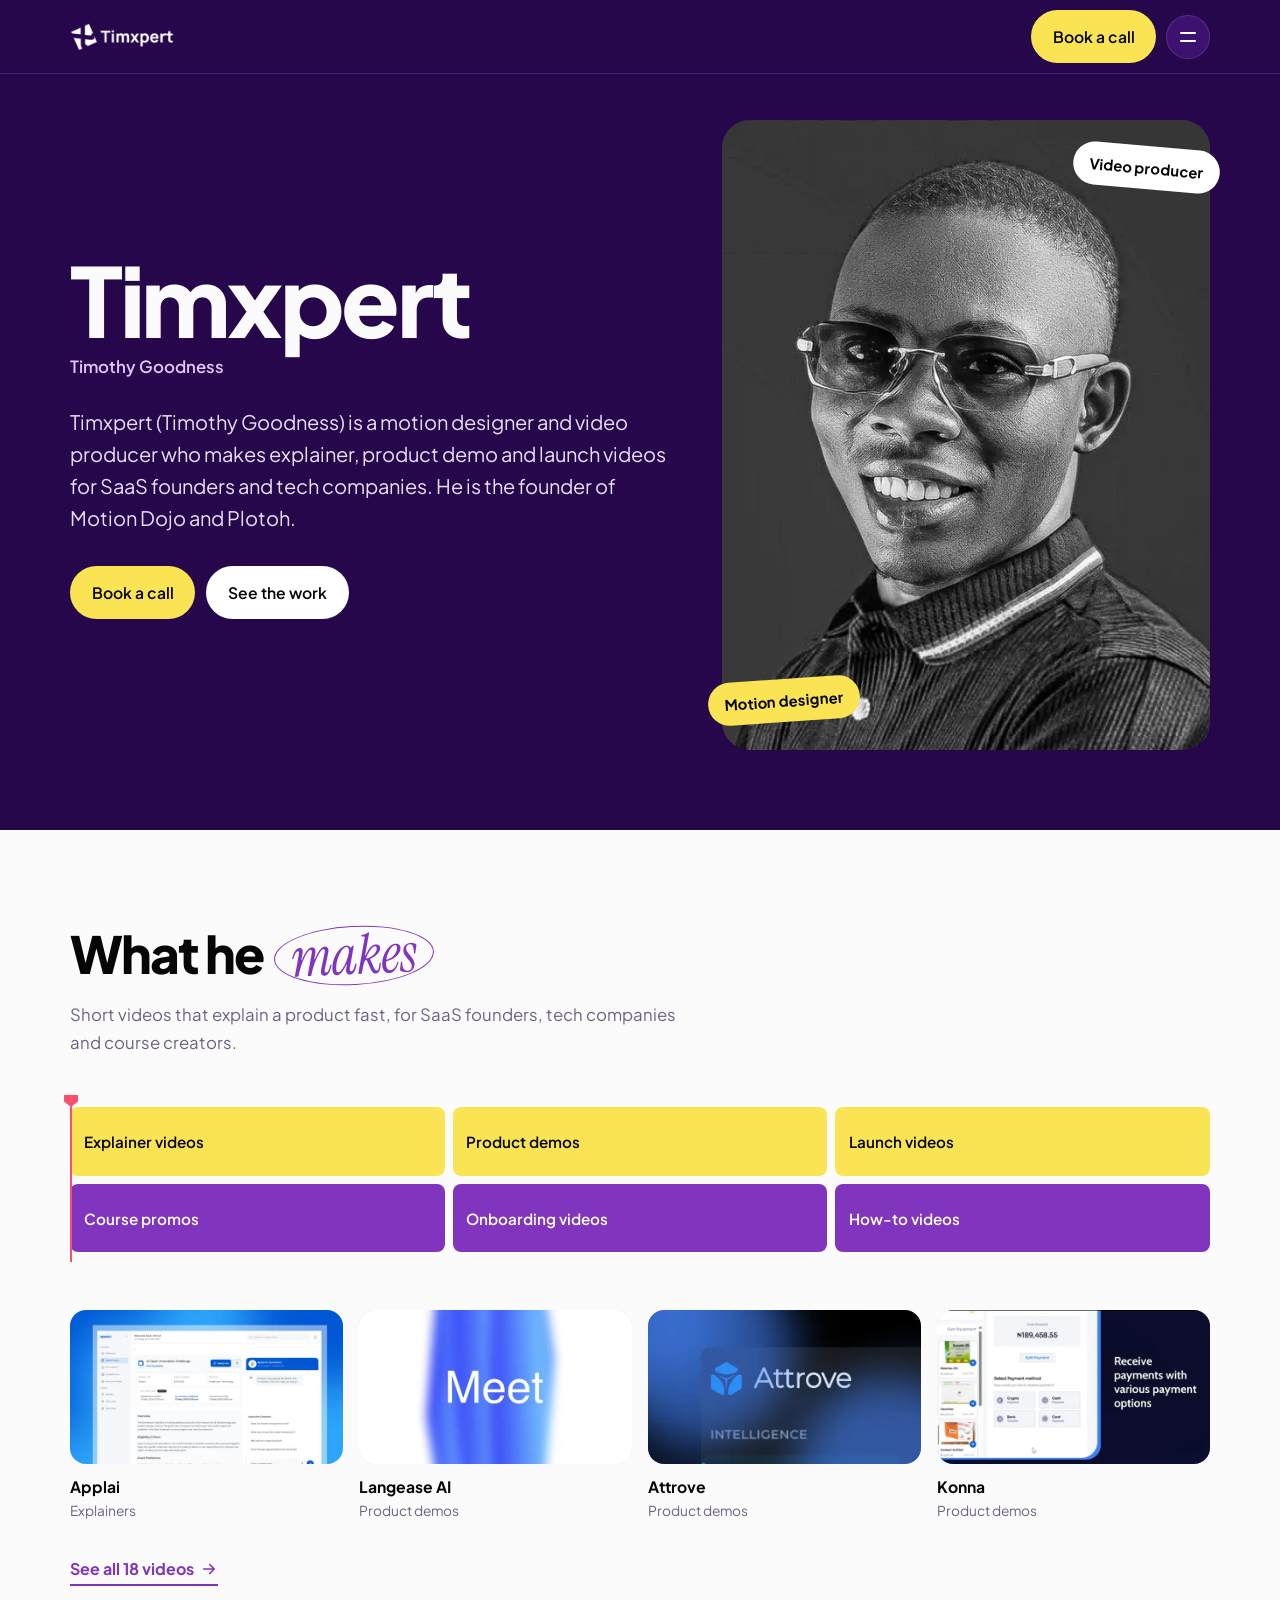
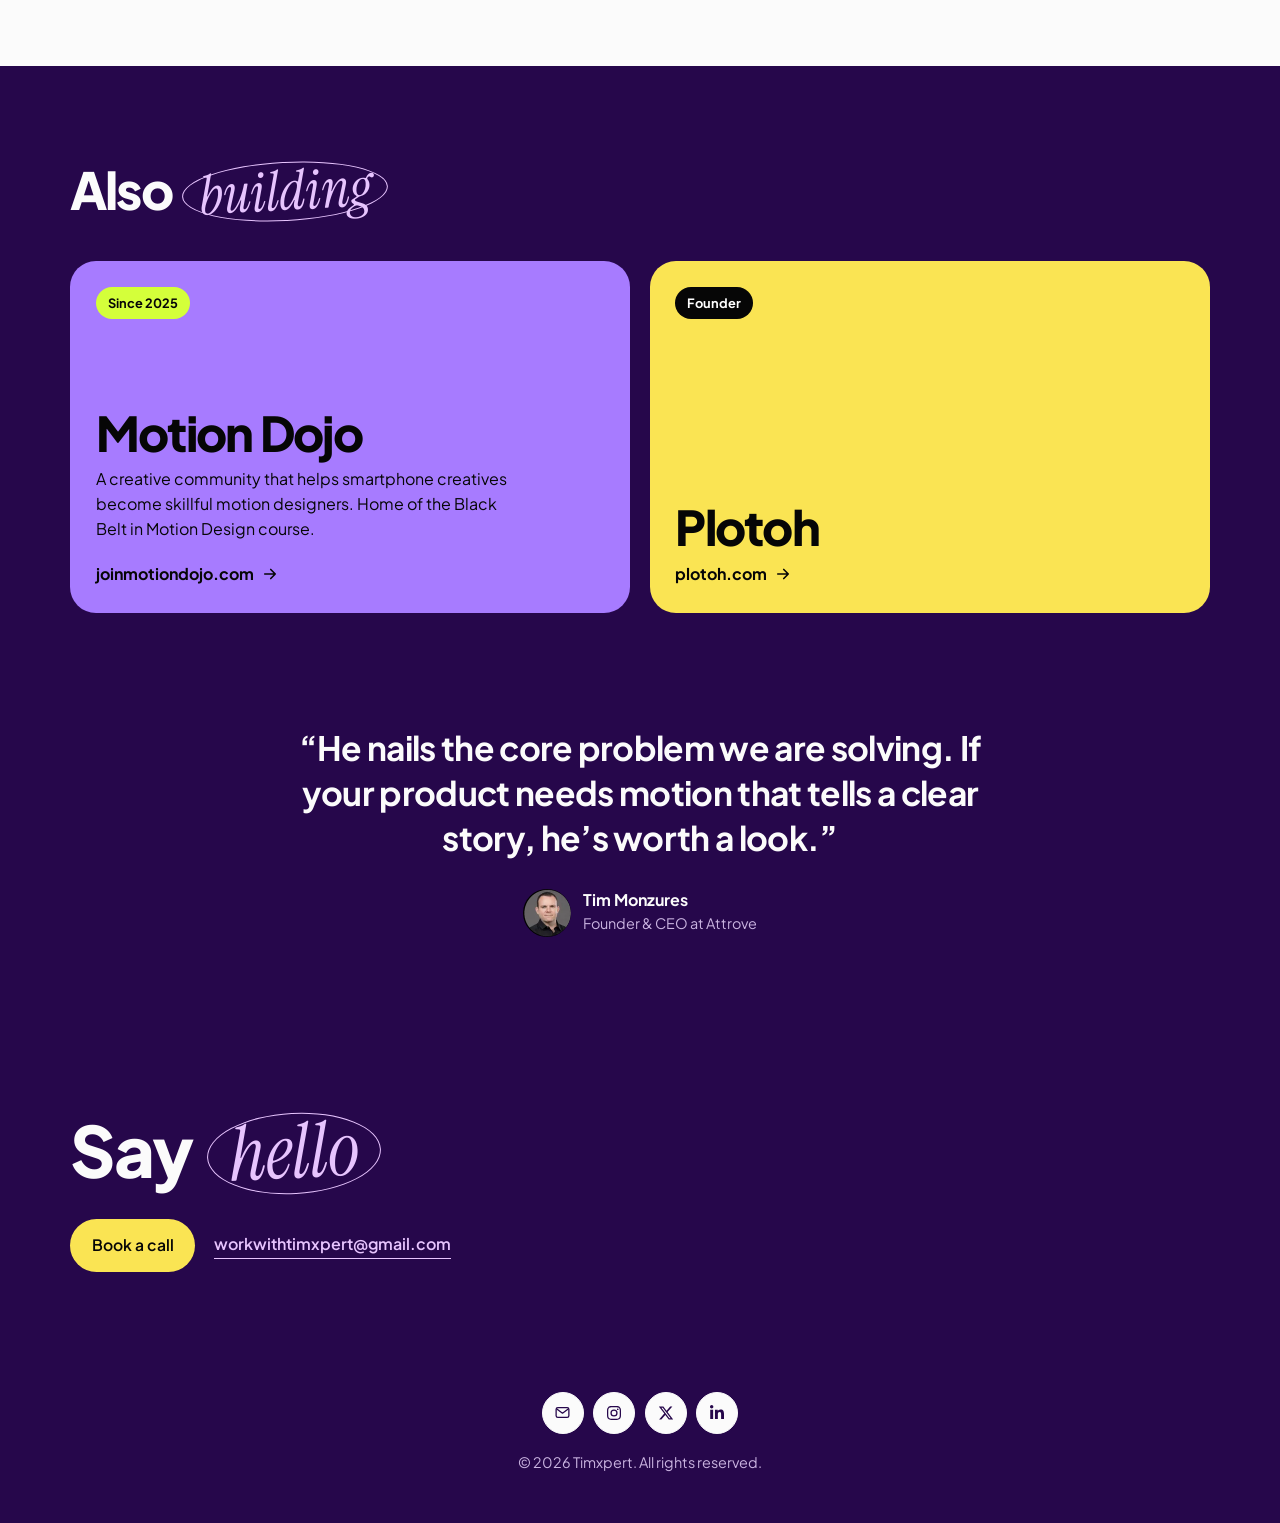
<file: bio.html>
<!DOCTYPE html>
<html lang="en">
<head>
<meta charset="utf-8">
<meta name="viewport" content="width=device-width, initial-scale=1, viewport-fit=cover">
<title>Timxpert (Timothy Goodness) | Bio</title>
<meta name="description" content="Timxpert (Timothy Goodness) is a motion designer and video producer who makes explainer, product demo and launch videos for SaaS founders and tech companies. He is the founder of Motion Dojo and Plotoh.">
<meta property="og:title" content="Timxpert (Timothy Goodness) | Bio">
<meta property="og:description" content="Timxpert (Timothy Goodness) is a motion designer and video producer who makes explainer, product demo and launch videos for SaaS founders and tech companies. He is the founder of Motion Dojo and Plotoh.">
<meta property="og:image" content="https://timxpert.com/assets/me.jpeg">
<meta property="og:url" content="https://timxpert.com/bio">
<meta name="twitter:card" content="summary_large_image">
<meta name="theme-color" content="#26074b">
<link rel="canonical" href="https://timxpert.com/bio">
<link rel="icon" href="assets/favicon-64.png" sizes="64x64">
<link rel="preconnect" href="https://fonts.googleapis.com">
<link rel="preconnect" href="https://fonts.gstatic.com" crossorigin>
<link href="https://fonts.googleapis.com/css2?family=Plus+Jakarta+Sans:wght@400..800&family=Instrument+Serif:ital@0;1&display=swap" rel="stylesheet">
<link rel="stylesheet" href="site.css">
<style>
.x-unused{padding:8rem 0 4.5rem}
.x-unused h1{font-size:clamp(2.6rem,7vw,5rem);margin-bottom:1.2rem}
.x-unused .intro{color:var(--muted);max-width:50ch;font-size:1.08rem;margin:0}
.pf-head{display:grid;grid-template-columns:1fr 1.1fr;gap:3rem;align-items:center}
.reel{all:unset;cursor:pointer;position:relative;display:block;aspect-ratio:16/9;border-radius:24px;overflow:hidden;background:var(--navy-3)}
.reel img{position:absolute;inset:0;width:100%;height:100%;object-fit:cover;transition:scale .6s var(--ease)}
.reel:hover img{scale:1.03}
.reel:focus-visible{outline:2px solid var(--lav);outline-offset:4px}
.play{position:absolute;left:50%;top:50%;translate:-50% -50%;width:76px;height:76px;border-radius:50%;background:var(--blue);display:grid;place-items:center;transition:scale .3s var(--ease)}
.play::after{content:"";margin-left:5px;border-left:18px solid var(--ink);border-top:11px solid transparent;border-bottom:11px solid transparent}
.reel:hover .play{scale:1.08}
.reel .tag{position:absolute;left:1rem;bottom:1rem;background:#fff;color:var(--ink);font-size:.8rem;font-weight:600;padding:.4rem .85rem;border-radius:999px}
@media (max-width:860px){.pf-head{grid-template-columns:1fr;gap:2rem}.x-unused{padding:7rem 0 3.5rem}}

.play{position:absolute;left:50%;top:50%;translate:-50% -50%;width:76px;height:76px;border-radius:50%;background:var(--blue);display:grid;place-items:center;transition:scale .3s var(--ease)}
.play::after{content:"";margin-left:5px;border-left:18px solid var(--ink);border-top:11px solid transparent;border-bottom:11px solid transparent}
:root{--ease:cubic-bezier(.32,.72,0,1)}
.chips{display:flex;gap:.5rem;overflow-x:auto;scrollbar-width:none;margin:0 -1.25rem 2.5rem;padding:0 1.25rem}
.chips::-webkit-scrollbar{display:none}
.chip{flex:none;font:inherit;font-weight:600;font-size:.92rem;padding:.6rem 1.05rem;border-radius:999px;border:1.5px solid #ddd6e6;background:#fff;color:var(--ink);cursor:pointer;transition:background .2s,color .2s,border-color .2s,scale .2s}
.chip:active{scale:.95}
.chip small{font-size:.78rem;color:var(--grey);margin-left:.3rem;font-weight:500}
.chip[aria-pressed="true"]{background:var(--ink);border-color:var(--ink);color:#fff}
.chip[aria-pressed="true"] small{color:#bdb3c9}
.grid{display:grid;grid-template-columns:repeat(3,1fr);gap:2.2rem 1.4rem}
.card{all:unset;cursor:pointer;display:block;-webkit-tap-highlight-color:transparent}
.card .th{position:relative;aspect-ratio:16/9;border-radius:16px;overflow:hidden;background:var(--sw,#e7c4fe)}
.card .th img{position:absolute;inset:0;width:100%;height:100%;object-fit:cover;transition:scale .6s var(--ease)}
.card .th .ph{position:absolute;inset:0;display:grid;place-items:center;font-weight:800;font-size:1.3rem;letter-spacing:-.02em;color:#fff;padding:1rem;text-align:center}
.card .play{width:54px;height:54px;opacity:0;scale:.8;transition:opacity .3s,scale .35s var(--ease)}
.card .play::after{border-left-width:14px;border-top-width:9px;border-bottom-width:9px;margin-left:4px}
.card:hover .th img{scale:1.04}
.card:hover .play,.card:focus-visible .play{opacity:1;scale:1}
.card:focus-visible .th{outline:2px solid var(--deep);outline-offset:3px}
.card b{display:block;margin-top:.8rem;font-size:1.05rem;font-weight:700;line-height:1.3}
.card span.m{font-size:.86rem;color:var(--grey)}
.card.in{animation:in .5s var(--ease) both;animation-delay:calc(var(--k) * 40ms)}
@keyframes in{from{opacity:0;translate:0 14px}}
@media (max-width:900px){.grid{grid-template-columns:1fr 1fr;gap:1.8rem 1rem}}
@media (max-width:520px){.grid{grid-template-columns:1fr}}
@media (hover:none){.card .play{opacity:1;scale:1}}

.b-hero{padding:7.5rem 0 5rem}
.b-grid{display:grid;grid-template-columns:1.1fr .9fr;gap:3.5rem;align-items:center}
.b-hero h1{font-size:clamp(3rem,9vw,6rem);margin:0 0 .4rem}
.b-hero .real{color:var(--lav);font-weight:600;margin:0 0 1.6rem;font-size:1.05rem}
.b-hero .lead{color:#e9dff5;font-size:clamp(1.08rem,1.8vw,1.25rem);line-height:1.6;max-width:46ch;margin:0 0 2rem}
.b-hero .row{display:flex;flex-wrap:wrap;gap:.7rem}
.photo{position:relative;margin:0}
.photo img{width:100%;aspect-ratio:4/5;max-height:70vh;object-fit:cover;object-position:center 25%;border-radius:28px;background:var(--navy-3)}
.photo .badge{position:absolute;left:-14px;bottom:28px;background:var(--blue);color:var(--on-accent);font-weight:700;font-size:.92rem;padding:.6rem 1rem;border-radius:999px;rotate:-4deg}
.photo .badge2{position:absolute;right:-10px;top:26px;background:#fff;color:var(--ink);font-weight:700;font-size:.92rem;padding:.6rem 1rem;border-radius:999px;rotate:5deg}
@media (max-width:860px){.b-grid{grid-template-columns:1fr;gap:2.5rem}.photo{max-width:420px}.photo .badge{left:10px}.photo .badge2{right:10px}}

h2{font-size:clamp(2rem,5vw,3.2rem)}
.clips{display:grid;grid-template-columns:repeat(3,1fr);gap:.5rem}
.lanes{position:relative;display:grid;gap:.5rem;padding:10px 0;margin-top:2rem}
.clip{border-radius:8px;padding:.7rem .85rem;font-weight:600;font-size:.95rem;line-height:1.25;min-height:2.9rem;display:flex;align-items:center}
.v1 .clip{background:var(--blue);color:var(--on-accent)}
.v2 .clip{background:var(--deep);color:#fff}
.playhead{position:absolute;top:0;bottom:0;left:0;width:2px;background:var(--red);animation:sweep 6s linear infinite}
.playhead::before{content:"";position:absolute;top:-2px;left:-6px;width:14px;height:12px;background:var(--red);clip-path:polygon(0 0,100% 0,100% 55%,50% 100%,0 55%)}
@keyframes sweep{0%{left:0;opacity:0}3%{opacity:1}94%{opacity:1}100%{left:calc(100% - 2px);opacity:0}}
@media (max-width:520px){.clip{font-size:.8rem;padding:.55rem .6rem}}

.strip{display:grid;grid-template-columns:repeat(4,1fr);gap:1rem;margin-top:3rem}
.strip .card b{font-size:.98rem}
.more svg{width:18px;height:18px;flex:none}
.more{white-space:nowrap;display:inline-flex;align-items:center;gap:.4rem;margin-top:2rem;font-weight:700;color:var(--deep);border-bottom:2px solid currentColor;padding-bottom:2px}
@media (max-width:860px){.strip{grid-template-columns:1fr 1fr}}

.ventures{display:grid;grid-template-columns:1fr 1fr;gap:1.2rem;margin-top:2.5rem}
.v{display:flex;flex-direction:column;min-height:300px;border-radius:26px;padding:1.6rem;color:var(--ink);transition:translate .35s var(--ease),rotate .35s var(--ease)}
.v:hover{translate:0 -4px;rotate:-.6deg}
.v .yr{align-self:flex-start;font-weight:700;font-size:.8rem;padding:.35rem .75rem;border-radius:999px;background:var(--ink);color:#fff}
.v h3{font-size:clamp(2rem,4.4vw,3rem);margin:auto 0 .6rem}
.v p{margin:0 0 1.2rem;max-width:36ch;font-size:1rem;line-height:1.55}
.v .go{font-weight:700;display:inline-flex;gap:.45rem;align-items:center}
.v .go svg{width:18px;height:18px;transition:translate .3s var(--ease)}
.v:hover .go svg{translate:4px 0}
.v.dojo{background:#a77bff}
.v.dojo .yr{background:#d4ff3a;color:var(--ink)}
.v.plotoh{background:var(--blue)}
@media (max-width:760px){.ventures{grid-template-columns:1fr}.v{min-height:220px}.v.plotoh{min-height:180px}}

.say{max-width:30ch;margin:0 auto;text-align:center;font-weight:700;font-size:clamp(1.4rem,3.4vw,2.1rem);line-height:1.35;letter-spacing:-.02em}
.say-who{display:flex;justify-content:center;align-items:center;gap:.8rem;margin-top:1.8rem}
.say-who img{width:48px;height:48px;border-radius:50%;object-fit:cover}
.say-who b{display:block;line-height:1.25}
.say-who span{color:var(--muted);font-size:.9rem}

.reach h2{font-size:clamp(2.4rem,7vw,4.4rem)}
.reach .row{display:flex;flex-wrap:wrap;align-items:center;gap:1rem 1.2rem;margin-top:1.5rem}
.reach .mail{color:var(--lav);font-weight:600;border-bottom:1.5px solid currentColor}
.paper .btn{background:var(--ink);color:#fff}
</style>
<script type="application/ld+json">{"@context": "https://schema.org", "@graph": [{"@type": "Person", "@id": "https://timxpert.com/#person", "name": "Timothy Goodness", "alternateName": "Timxpert", "url": "https://timxpert.com", "image": "https://timxpert.com/assets/me.jpeg", "jobTitle": "Motion designer and video producer", "description": "Timxpert (Timothy Goodness) is a motion designer and video producer who makes explainer, product demo and launch videos for SaaS founders and tech companies. He is the founder of Motion Dojo and Plotoh.", "email": "mailto:workwithtimxpert@gmail.com", "knowsAbout": ["Motion design", "Video production", "Explainer videos", "Product demo videos", "Launch videos", "SaaS marketing videos"], "worksFor": {"@id": "https://timxpert.com/#business"}, "sameAs": ["https://www.instagram.com/timxpert", "https://x.com/timxpert", "https://www.linkedin.com/in/timothy-goodness-367708274", "https://joinmotiondojo.com", "https://plotoh.com"], "subjectOf": {"@type": "WebPage", "url": "https://timxpert.com/bio"}}, {"@type": "ProfessionalService", "@id": "https://timxpert.com/#business", "name": "Timxpert", "url": "https://timxpert.com", "logo": "https://timxpert.com/assets/logo.png", "image": "https://timxpert.com/assets/logo.png", "description": "Timxpert makes explainer, product demo and launch videos for SaaS founders, tech companies and course creators.", "founder": {"@id": "https://timxpert.com/#person"}, "areaServed": "Worldwide", "sameAs": ["https://www.instagram.com/timxpert", "https://x.com/timxpert", "https://www.linkedin.com/in/timothy-goodness-367708274"]}, {"@type": "Organization", "@id": "https://joinmotiondojo.com/#organization", "name": "Motion Dojo", "url": "https://joinmotiondojo.com", "founder": {"@id": "https://timxpert.com/#person"}, "foundingDate": "2025"}, {"@type": "Organization", "@id": "https://plotoh.com/#organization", "name": "Plotoh", "url": "https://plotoh.com", "founder": {"@id": "https://timxpert.com/#person"}}, {"@type": "WebSite", "@id": "https://timxpert.com/#website", "name": "Timxpert", "url": "https://timxpert.com", "publisher": {"@id": "https://timxpert.com/#person"}}]}</script>
</head>
<body>
<div class="top">
  <div class="wrap">
    <a class="badges" href="/" aria-label="Timxpert home"><img class="logo-full" src="assets/logo-full.png" alt="Timxpert" width="104" height="28" fetchpriority="high"></a>
    <div class="right">
      <a class="btn" href="https://cal.com/timxpert-bn7l0a/meet.google.com-sbx-njmp-gyq" target="_blank" rel="noopener">Book a call</a>
      <button class="burger" id="burger" type="button" aria-label="Open menu" aria-expanded="false" aria-controls="menu"><span></span><span></span></button>
    </div>
  </div>
</div>

<nav class="menu" id="menu" aria-label="Main" inert>
  <div class="inner">
    <a class="item" href="/" style="--d:0">Home</a>
    <a class="item" href="/portfolio" style="--d:1">Work</a>
    <a class="item" href="/#packages" style="--d:2">Services</a>
    <a class="item" href="/#toolkit" style="--d:3">Approach</a>
    <a class="item" href="/#contact" style="--d:4">Contact</a>
    <div class="foot">
      <a class="btn" href="https://cal.com/timxpert-bn7l0a/meet.google.com-sbx-njmp-gyq" target="_blank" rel="noopener">Book a call</a>
      <div class="social">
      <a href="mailto:workwithtimxpert@gmail.com" aria-label="Email"><svg viewBox="0 0 24 24" aria-hidden="true"><rect x="3" y="5" width="18" height="14" rx="2.5"/><path d="M4 7l8 6 8-6"/></svg></a>
      <a href="https://www.instagram.com/timxpert" target="_blank" rel="noopener" aria-label="Instagram"><svg class="brand" viewBox="0 0 448 512" aria-hidden="true"><path d="M224.3 141a115 115 0 1 0 -.6 230 115 115 0 1 0 .6-230zm-.6 40.4a74.6 74.6 0 1 1 .6 149.2 74.6 74.6 0 1 1 -.6-149.2zm93.4-45.1a26.8 26.8 0 1 1 53.6 0 26.8 26.8 0 1 1 -53.6 0zm129.7 27.2c-1.7-35.9-9.9-67.7-36.2-93.9-26.2-26.2-58-34.4-93.9-36.2-37-2.1-147.9-2.1-184.9 0-35.8 1.7-67.6 9.9-93.9 36.1s-34.4 58-36.2 93.9c-2.1 37-2.1 147.9 0 184.9 1.7 35.9 9.9 67.7 36.2 93.9s58 34.4 93.9 36.2c37 2.1 147.9 2.1 184.9 0 35.9-1.7 67.7-9.9 93.9-36.2 26.2-26.2 34.4-58 36.2-93.9 2.1-37 2.1-147.8 0-184.8zM399 388c-7.8 19.6-22.9 34.7-42.6 42.6-29.5 11.7-99.5 9-132.1 9s-102.7 2.6-132.1-9c-19.6-7.8-34.7-22.9-42.6-42.6-11.7-29.5-9-99.5-9-132.1s-2.6-102.7 9-132.1c7.8-19.6 22.9-34.7 42.6-42.6 29.5-11.7 99.5-9 132.1-9s102.7-2.6 132.1 9c19.6 7.8 34.7 22.9 42.6 42.6 11.7 29.5 9 99.5 9 132.1s2.7 102.7-9 132.1z"/></svg></a>
      <a href="https://x.com/timxpert" target="_blank" rel="noopener" aria-label="X"><svg class="brand" viewBox="0 0 448 512" aria-hidden="true"><path d="M357.2 48L427.8 48 273.6 224.2 455 464 313 464 201.7 318.6 74.5 464 3.8 464 168.7 275.5-5.2 48 140.4 48 240.9 180.9 357.2 48zM332.4 421.8l39.1 0-252.4-333.8-42 0 255.3 333.8z"/></svg></a>
      <a href="https://www.linkedin.com/in/timothy-goodness-367708274" target="_blank" rel="noopener" aria-label="LinkedIn"><svg class="brand" viewBox="0 0 448 512" aria-hidden="true"><path d="M100.3 448l-92.9 0 0-299.1 92.9 0 0 299.1zM53.8 108.1C24.1 108.1 0 83.5 0 53.8 0 39.5 5.7 25.9 15.8 15.8s23.8-15.8 38-15.8 27.9 5.7 38 15.8 15.8 23.8 15.8 38c0 29.7-24.1 54.3-53.8 54.3zM447.9 448l-92.7 0 0-145.6c0-34.7-.7-79.2-48.3-79.2-48.3 0-55.7 37.7-55.7 76.7l0 148.1-92.8 0 0-299.1 89.1 0 0 40.8 1.3 0c12.4-23.5 42.7-48.3 87.9-48.3 94 0 111.3 61.9 111.3 142.3l0 164.3-.1 0z"/></svg></a>
    </div>
    </div>
  </div>
</nav>

<main>
<section class="b-hero">
  <div class="wrap b-grid">
    <div>
      <h1>Timxpert</h1>
      <p class="real">Timothy Goodness</p>
      <p class="lead">Timxpert (Timothy Goodness) is a motion designer and video producer who makes explainer, product demo and launch videos for SaaS founders and tech companies. He is the founder of Motion Dojo and Plotoh.</p>
      <div class="row">
        <a class="btn" href="https://cal.com/timxpert-bn7l0a/meet.google.com-sbx-njmp-gyq" target="_blank" rel="noopener">Book a call</a>
        <a class="btn white" href="/portfolio">See the work</a>
      </div>
    </div>
    <figure class="photo">
      <img src="assets/thumbs/timxpert-portrait.webp" alt="Timxpert (Timothy Goodness)" width="800" height="1000" fetchpriority="high">
      <span class="badge">Motion designer</span>
      <span class="badge2">Video producer</span>
    </figure>
  </div>
</section>

<section class="paper">
  <div class="wrap">
    <h2>What he <span class="it">makes</span></h2>
    <p class="sub">Short videos that explain a product fast, for SaaS founders, tech companies and course creators.</p>
    <div class="lanes" aria-label="Videos he makes">
      <div class="clips v1"><span class="clip">Explainer videos</span><span class="clip">Product demos</span><span class="clip">Launch videos</span></div>
      <div class="clips v2"><span class="clip">Course promos</span><span class="clip">Onboarding videos</span><span class="clip">How-to videos</span></div>
      <span class="playhead" aria-hidden="true"></span>
    </div>
    <div class="strip" id="strip"></div>
    <a class="more" href="/portfolio"><span>See all <span id="count"></span> videos</span> <svg viewBox="0 0 24 24" fill="none" stroke="currentColor" stroke-width="2.2" stroke-linecap="round" stroke-linejoin="round" aria-hidden="true"><path d="M5 12h14M13 6l6 6-6 6"/></svg></a>
  </div>
</section>

<section>
  <div class="wrap">
    <h2>Also <span class="it">building</span></h2>
    <div class="ventures">
      <a class="v dojo" href="https://joinmotiondojo.com" target="_blank" rel="noopener">
        <span class="yr">Since 2025</span>
        <h3>Motion Dojo</h3>
        <p>A creative community that helps smartphone creatives become skillful motion designers. Home of the Black Belt in Motion Design course.</p>
        <span class="go">joinmotiondojo.com <svg viewBox="0 0 24 24" fill="none" stroke="currentColor" stroke-width="2.2" stroke-linecap="round" stroke-linejoin="round" aria-hidden="true"><path d="M5 12h14M13 6l6 6-6 6"/></svg></span>
      </a>
      <a class="v plotoh" href="https://plotoh.com" target="_blank" rel="noopener">
        <span class="yr">Founder</span>
        <h3>Plotoh</h3>
                <span class="go">plotoh.com <svg viewBox="0 0 24 24" fill="none" stroke="currentColor" stroke-width="2.2" stroke-linecap="round" stroke-linejoin="round" aria-hidden="true"><path d="M5 12h14M13 6l6 6-6 6"/></svg></span>
      </a>
    </div>
  </div>
</section>

<section style="padding-top:2rem">
  <div class="wrap">
    <blockquote class="say" style="margin:0 auto">“He nails the core problem we are solving. If your product needs motion that tells a clear story, he’s worth a look.”</blockquote>
    <div class="say-who"><img src="assets/thumbs/testimonial-1.webp" alt="" width="48" height="48" loading="lazy"><div><b>Tim Monzures</b><span>Founder &amp; CEO at Attrove</span></div></div>
  </div>
</section>

<section class="reach">
  <div class="wrap">
    <h2>Say <span class="it">hello</span></h2>
    <div class="row">
      <a class="btn" href="https://cal.com/timxpert-bn7l0a/meet.google.com-sbx-njmp-gyq" target="_blank" rel="noopener">Book a call</a>
      <a class="mail" href="mailto:workwithtimxpert@gmail.com">workwithtimxpert@gmail.com</a>
    </div>
  </div>
</section>
</main>

<footer>
  <div class="wrap">
    <div class="social small">
      <a href="mailto:workwithtimxpert@gmail.com" aria-label="Email"><svg viewBox="0 0 24 24" aria-hidden="true"><rect x="3" y="5" width="18" height="14" rx="2.5"/><path d="M4 7l8 6 8-6"/></svg></a>
      <a href="https://www.instagram.com/timxpert" target="_blank" rel="noopener" aria-label="Instagram"><svg class="brand" viewBox="0 0 448 512" aria-hidden="true"><path d="M224.3 141a115 115 0 1 0 -.6 230 115 115 0 1 0 .6-230zm-.6 40.4a74.6 74.6 0 1 1 .6 149.2 74.6 74.6 0 1 1 -.6-149.2zm93.4-45.1a26.8 26.8 0 1 1 53.6 0 26.8 26.8 0 1 1 -53.6 0zm129.7 27.2c-1.7-35.9-9.9-67.7-36.2-93.9-26.2-26.2-58-34.4-93.9-36.2-37-2.1-147.9-2.1-184.9 0-35.8 1.7-67.6 9.9-93.9 36.1s-34.4 58-36.2 93.9c-2.1 37-2.1 147.9 0 184.9 1.7 35.9 9.9 67.7 36.2 93.9s58 34.4 93.9 36.2c37 2.1 147.9 2.1 184.9 0 35.9-1.7 67.7-9.9 93.9-36.2 26.2-26.2 34.4-58 36.2-93.9 2.1-37 2.1-147.8 0-184.8zM399 388c-7.8 19.6-22.9 34.7-42.6 42.6-29.5 11.7-99.5 9-132.1 9s-102.7 2.6-132.1-9c-19.6-7.8-34.7-22.9-42.6-42.6-11.7-29.5-9-99.5-9-132.1s-2.6-102.7 9-132.1c7.8-19.6 22.9-34.7 42.6-42.6 29.5-11.7 99.5-9 132.1-9s102.7-2.6 132.1 9c19.6 7.8 34.7 22.9 42.6 42.6 11.7 29.5 9 99.5 9 132.1s2.7 102.7-9 132.1z"/></svg></a>
      <a href="https://x.com/timxpert" target="_blank" rel="noopener" aria-label="X"><svg class="brand" viewBox="0 0 448 512" aria-hidden="true"><path d="M357.2 48L427.8 48 273.6 224.2 455 464 313 464 201.7 318.6 74.5 464 3.8 464 168.7 275.5-5.2 48 140.4 48 240.9 180.9 357.2 48zM332.4 421.8l39.1 0-252.4-333.8-42 0 255.3 333.8z"/></svg></a>
      <a href="https://www.linkedin.com/in/timothy-goodness-367708274" target="_blank" rel="noopener" aria-label="LinkedIn"><svg class="brand" viewBox="0 0 448 512" aria-hidden="true"><path d="M100.3 448l-92.9 0 0-299.1 92.9 0 0 299.1zM53.8 108.1C24.1 108.1 0 83.5 0 53.8 0 39.5 5.7 25.9 15.8 15.8s23.8-15.8 38-15.8 27.9 5.7 38 15.8 15.8 23.8 15.8 38c0 29.7-24.1 54.3-53.8 54.3zM447.9 448l-92.7 0 0-145.6c0-34.7-.7-79.2-48.3-79.2-48.3 0-55.7 37.7-55.7 76.7l0 148.1-92.8 0 0-299.1 89.1 0 0 40.8 1.3 0c12.4-23.5 42.7-48.3 87.9-48.3 94 0 111.3 61.9 111.3 142.3l0 164.3-.1 0z"/></svg></a>
    </div>
    <span>© <span id="yr">2026</span> Timxpert. All rights reserved.</span>
  </div>
</footer>

<div class="scrim" id="scrim" aria-hidden="true"></div>
<dialog id="modal" aria-label="Video">
  <button class="x" type="button" aria-label="Close">×</button>
  <div class="m-media" id="m-media"></div>
  <div class="m-body"><h3 id="m-title"></h3><p id="m-sub"></p></div>
</dialog>

<script src="projects.js"></script>
<script>

const modal=document.getElementById("modal"), media=document.getElementById("m-media"), scrim=document.getElementById("scrim");
const EASE="cubic-bezier(.32,.72,0,1)", calm=matchMedia("(prefers-reduced-motion: reduce)").matches;
const esc=s=>String(s).replace(/&/g,"&amp;").replace(/</g,"&lt;").replace(/"/g,"&quot;");
function play(title, sub, vimeo){
  media.innerHTML=`<iframe src="https://player.vimeo.com/video/${vimeo}?${VIMEO_KEYS[vimeo]?"h="+VIMEO_KEYS[vimeo]+"&":""}autoplay=1&playsinline=1&title=0&byline=0&portrait=0&dnt=1" allow="autoplay; fullscreen; picture-in-picture; encrypted-media" allowfullscreen title="${esc(title)}"></iframe>`;
  document.getElementById("m-title").textContent=title; document.getElementById("m-sub").textContent=sub;
  modal.showModal(); scrim.classList.add("on");
  if(!calm) modal.animate([{opacity:0,transform:"translateY(24px) scale(.97)"},{opacity:1,transform:"none"}],{duration:480,easing:EASE});
}
function close(){ if(!modal.open) return; scrim.classList.remove("on");
  const a=modal.animate([{opacity:1},{opacity:0,transform:calm?"none":"translateY(16px) scale(.98)"}],{duration:calm?120:260,easing:EASE});
  a.onfinish=()=>{ modal.close(); media.innerHTML=""; }; }
modal.addEventListener("cancel",e=>{e.preventDefault();close();});
modal.addEventListener("click",e=>{ if(e.target===modal||e.target.closest(".x")) close(); });

const picks=PROJECTS.filter(p=>p.img&&p.img.startsWith("assets/")).slice(0,4);
document.getElementById("count").textContent=PROJECTS.length;
document.getElementById("strip").innerHTML=picks.map(p=>`<button class="card" type="button" data-i="${PROJECTS.indexOf(p)}">
  <div class="th"><img src="${p.img}" alt="" width="640" height="360" loading="lazy" decoding="async" onerror="this.remove()"><span class="play"></span></div>
  <b>${esc(p.t)}</b><span class="m">${esc(p.type)}</span></button>`).join("");
document.getElementById("strip").addEventListener("click",e=>{ const c=e.target.closest(".card"); if(!c) return; const p=PROJECTS[+c.dataset.i]; play(p.t,p.type+" · "+p.ind,p.vimeo); });
document.getElementById("yr").textContent=new Date().getFullYear();
// Hamburger menu: grows out of the button, links slide in one by one
const burger=document.getElementById("burger"), menu=document.getElementById("menu");
function setMenu(open){
  const r=burger.getBoundingClientRect();
  menu.style.setProperty("--mx",(r.left+r.width/2)+"px"); menu.style.setProperty("--my",(r.top+r.height/2)+"px");
  document.documentElement.classList.toggle("menu-open",open);
  burger.setAttribute("aria-expanded",open); burger.setAttribute("aria-label",open?"Close menu":"Open menu");
  menu.inert=!open;
  if(open) setTimeout(()=>menu.querySelector("a.item")?.focus({preventScroll:true}),350);
}
burger.addEventListener("click",()=>setMenu(!document.documentElement.classList.contains("menu-open")));
menu.addEventListener("click",e=>{ if(e.target.closest("a")) setMenu(false); });
addEventListener("keydown",e=>{ if(e.key==="Escape"&&document.documentElement.classList.contains("menu-open")){ setMenu(false); burger.focus(); } });

</script>
</body>
</html>
</file>
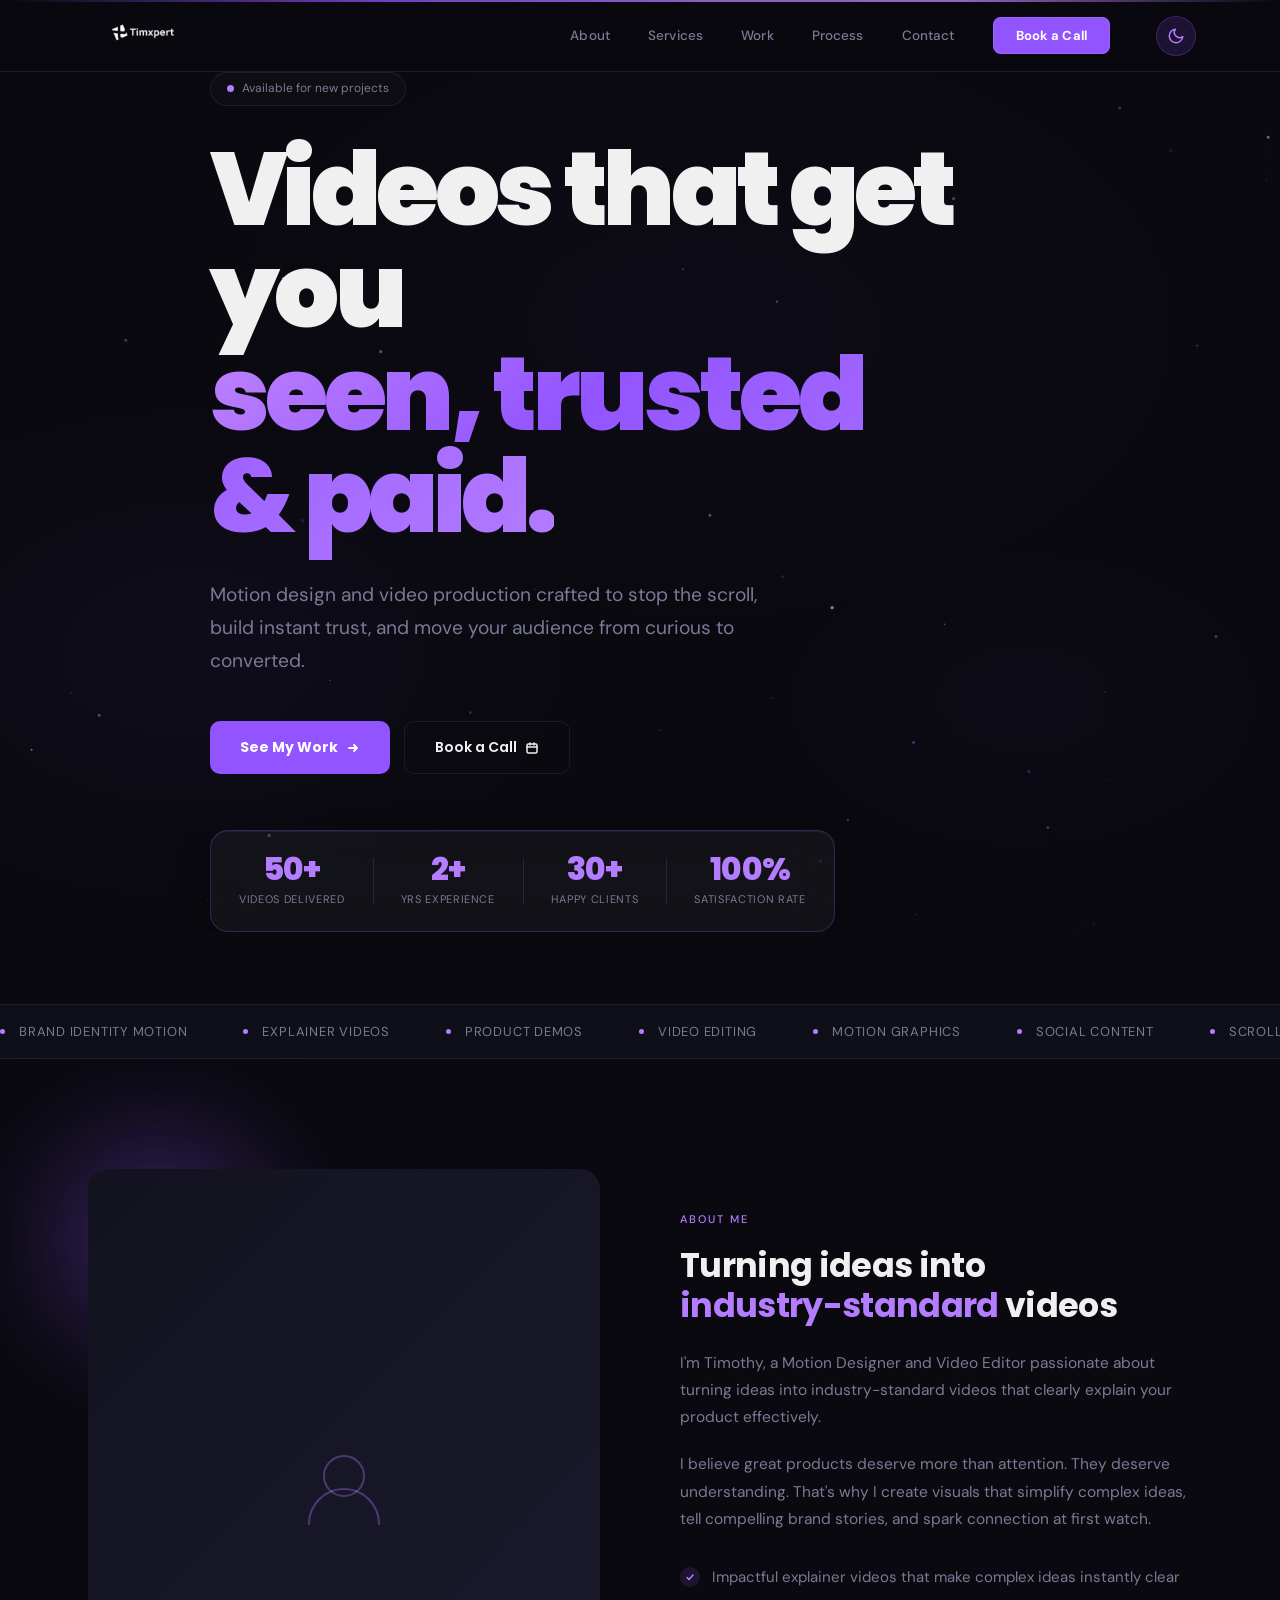
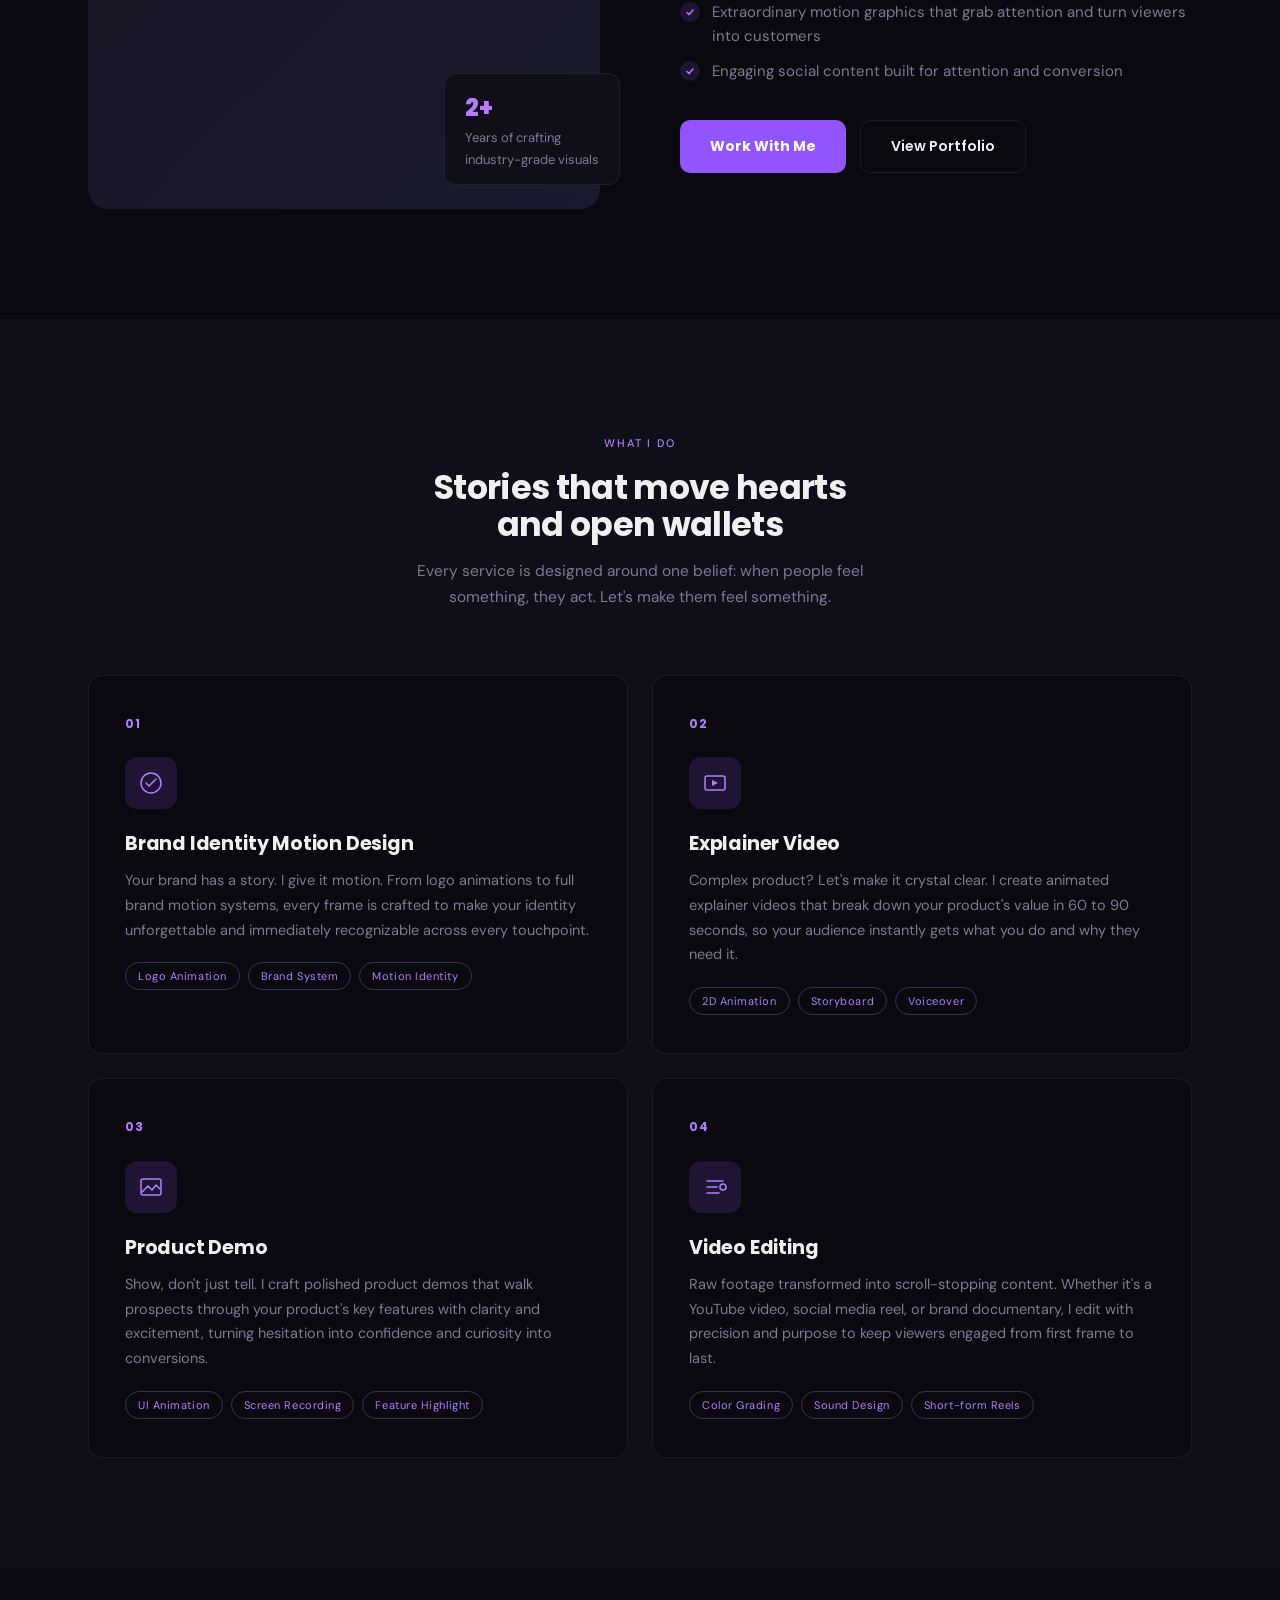
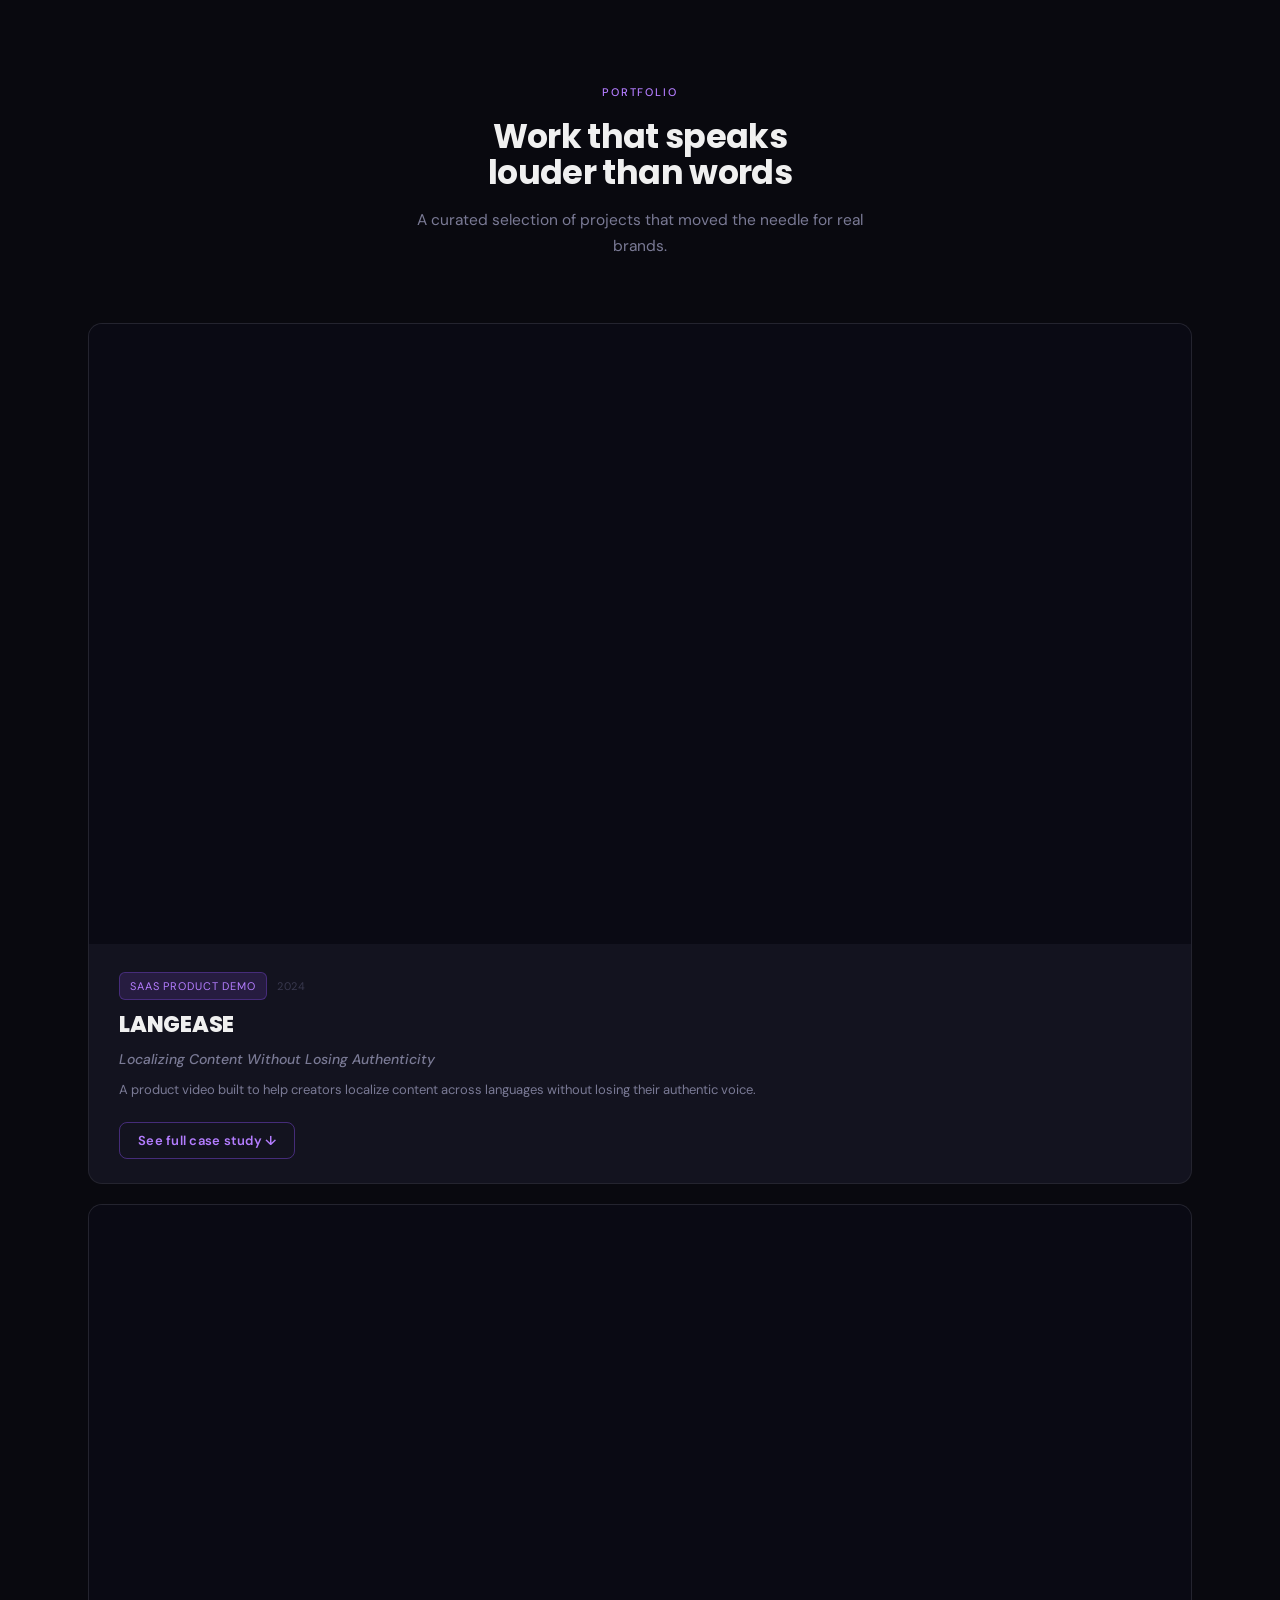
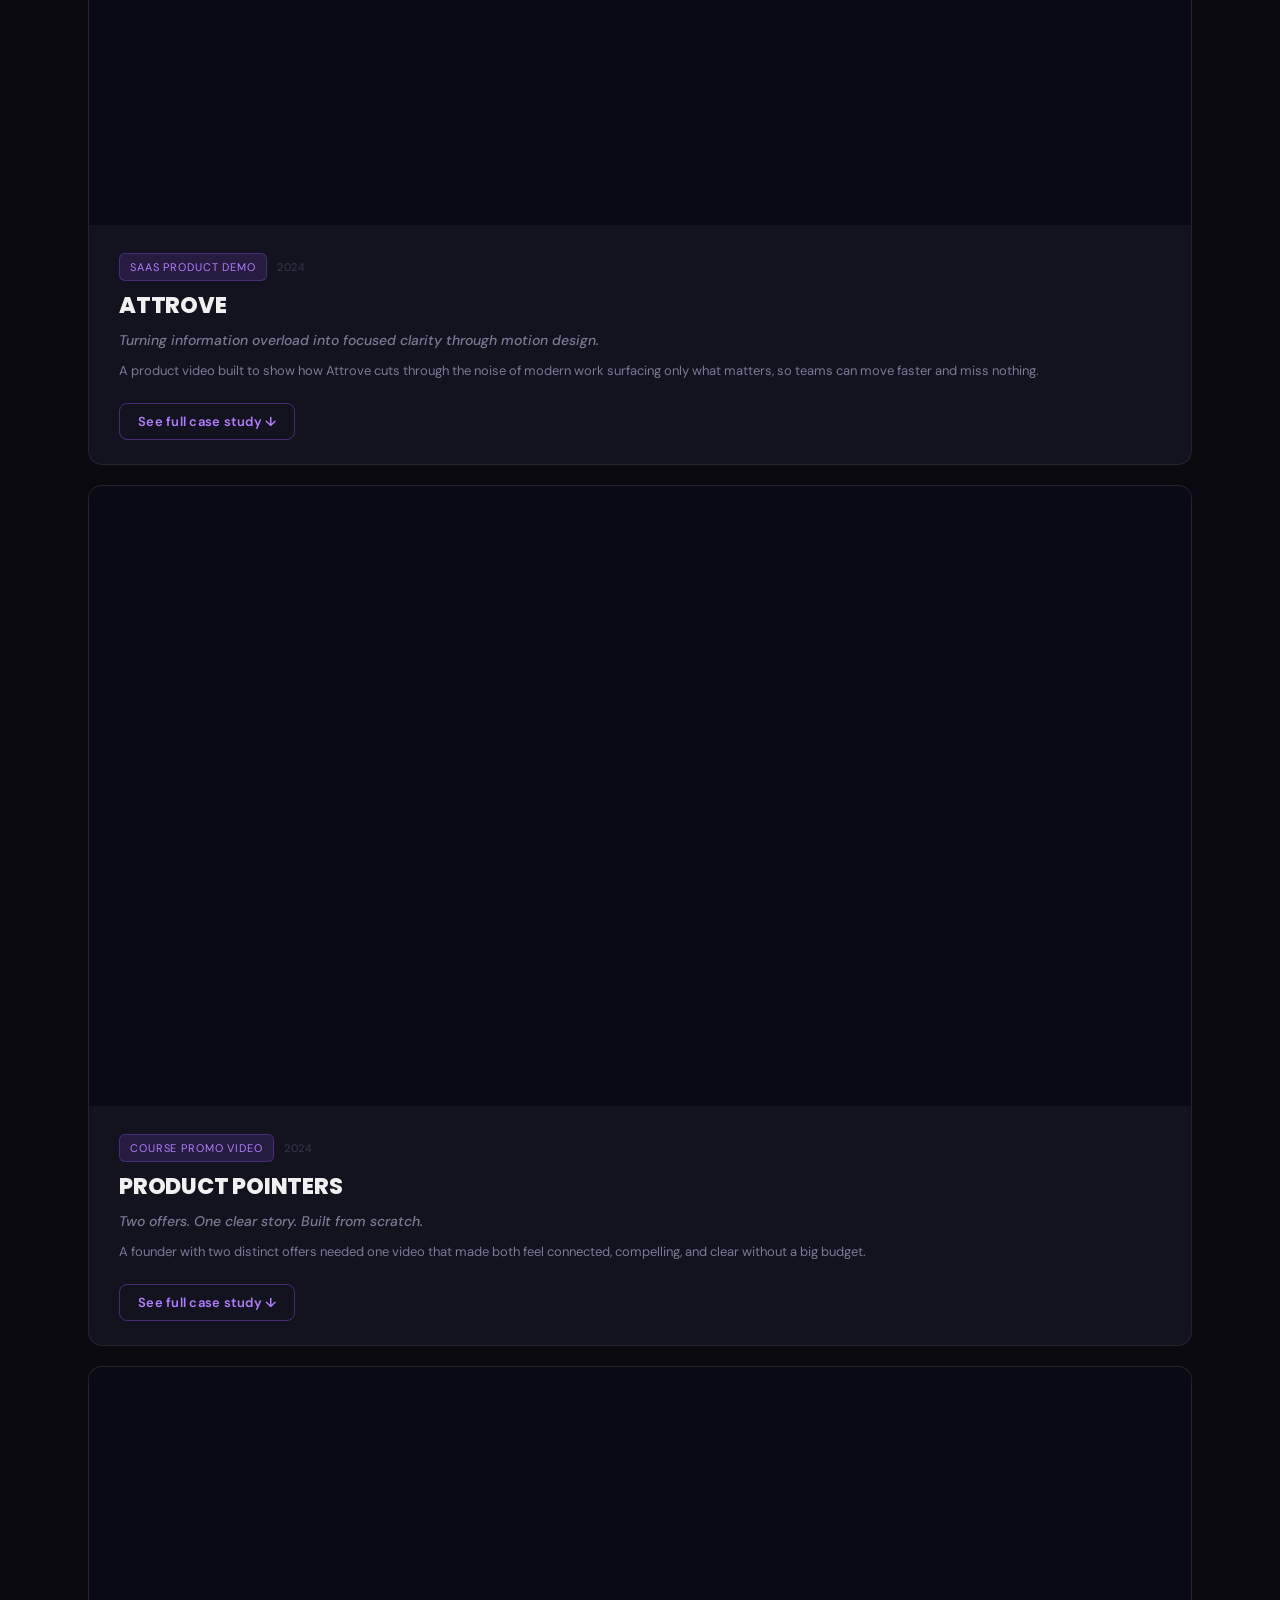
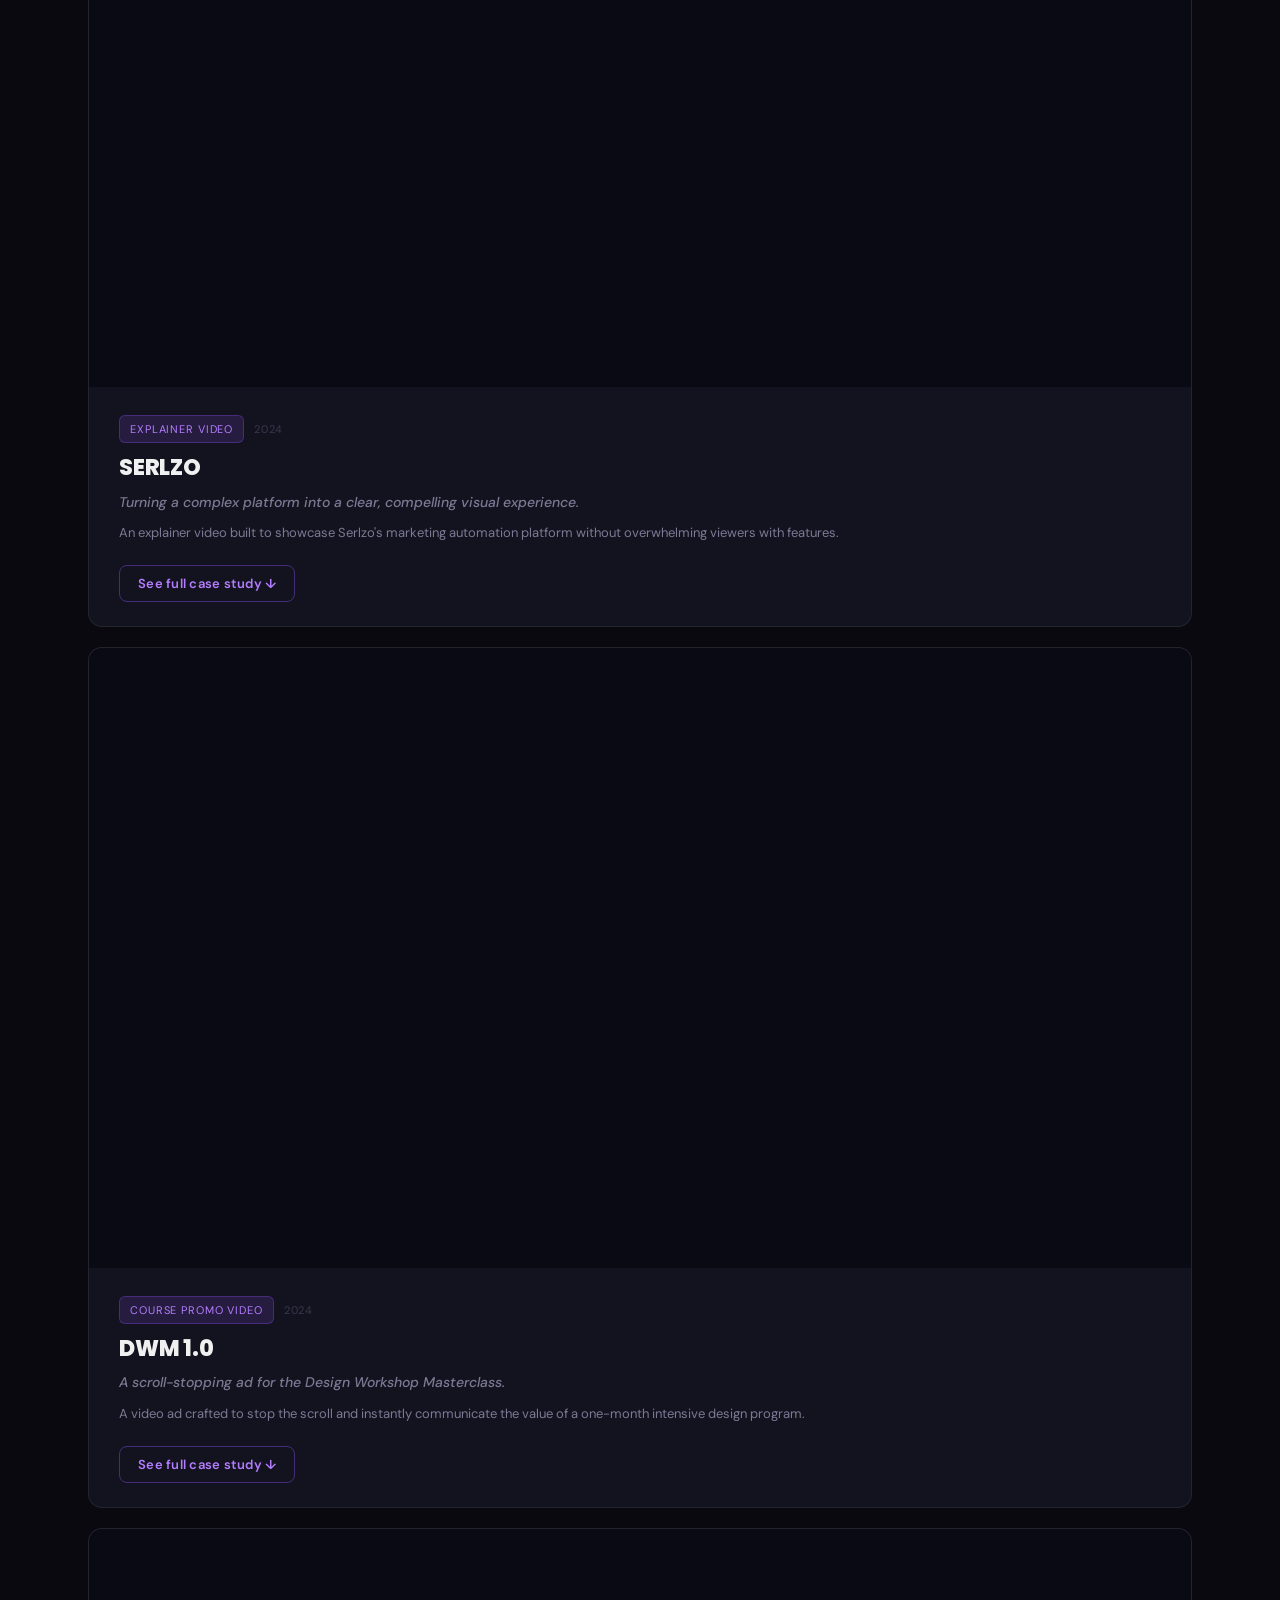
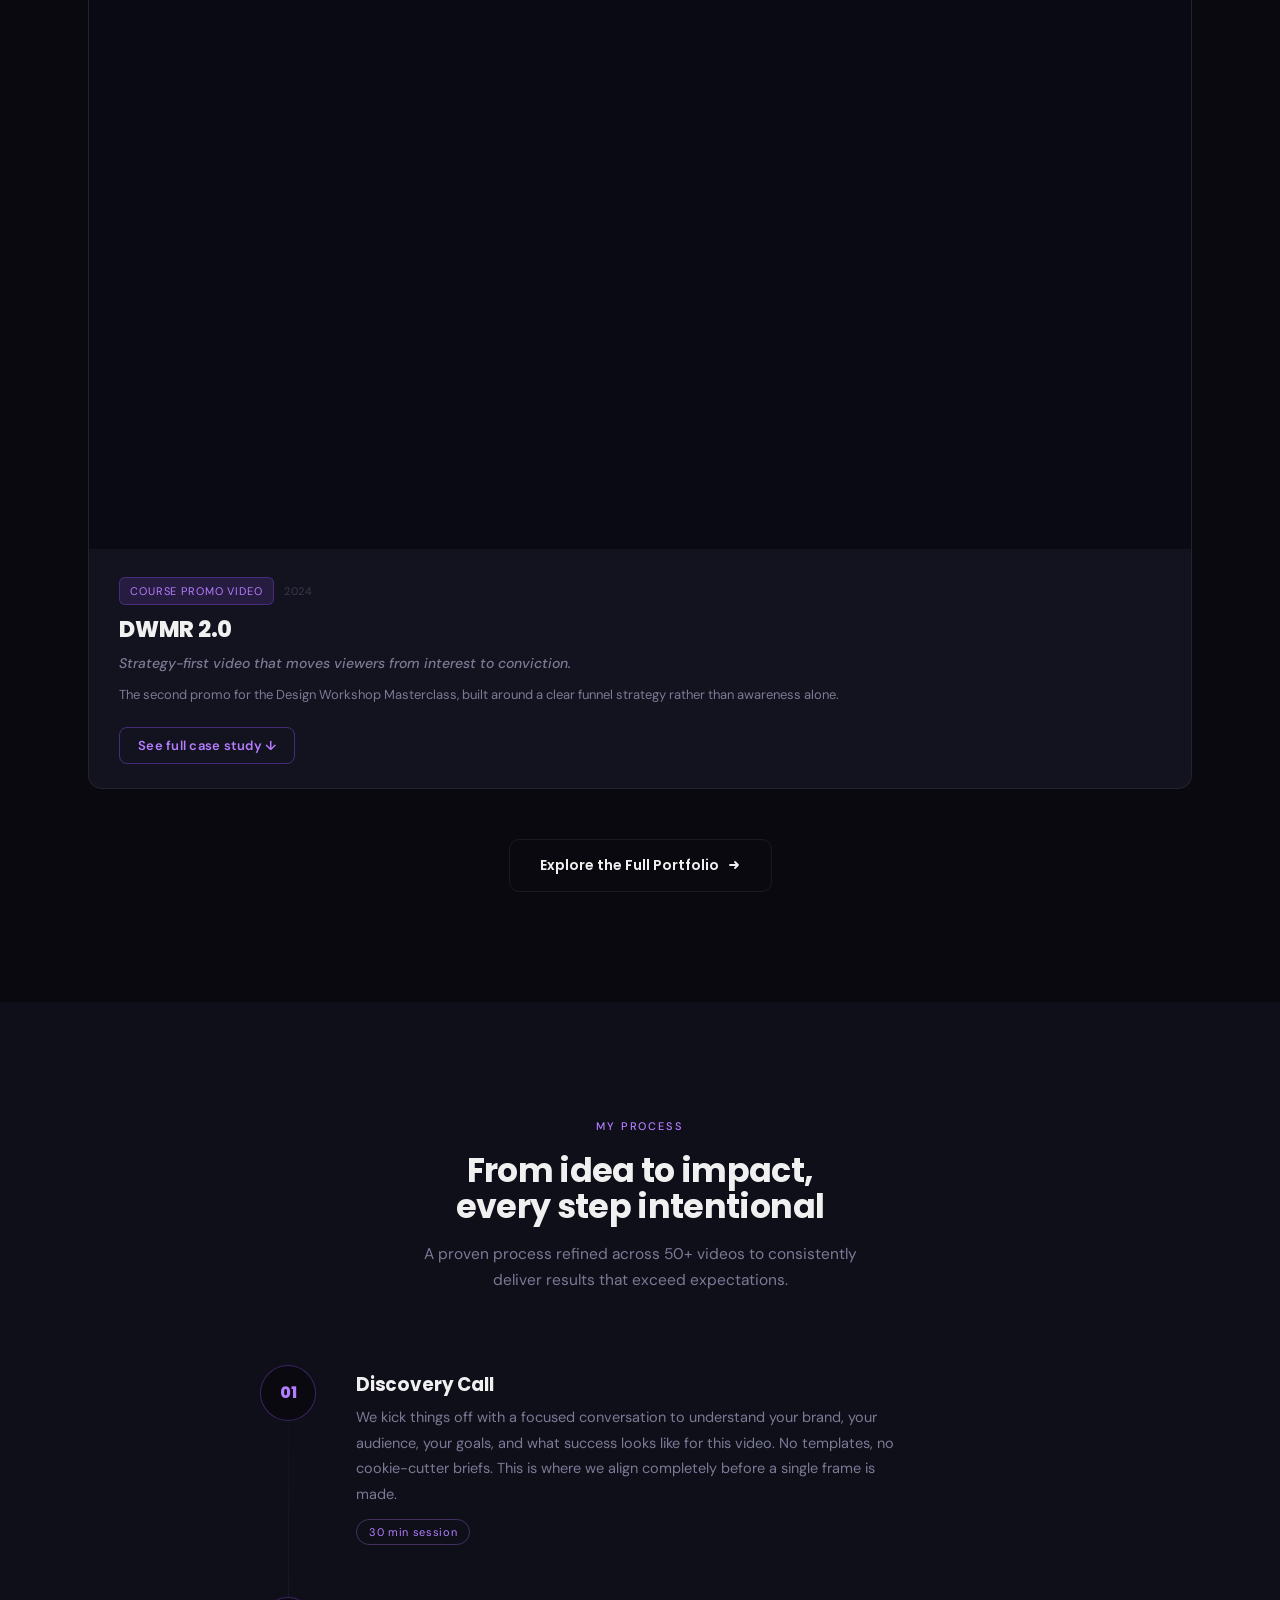
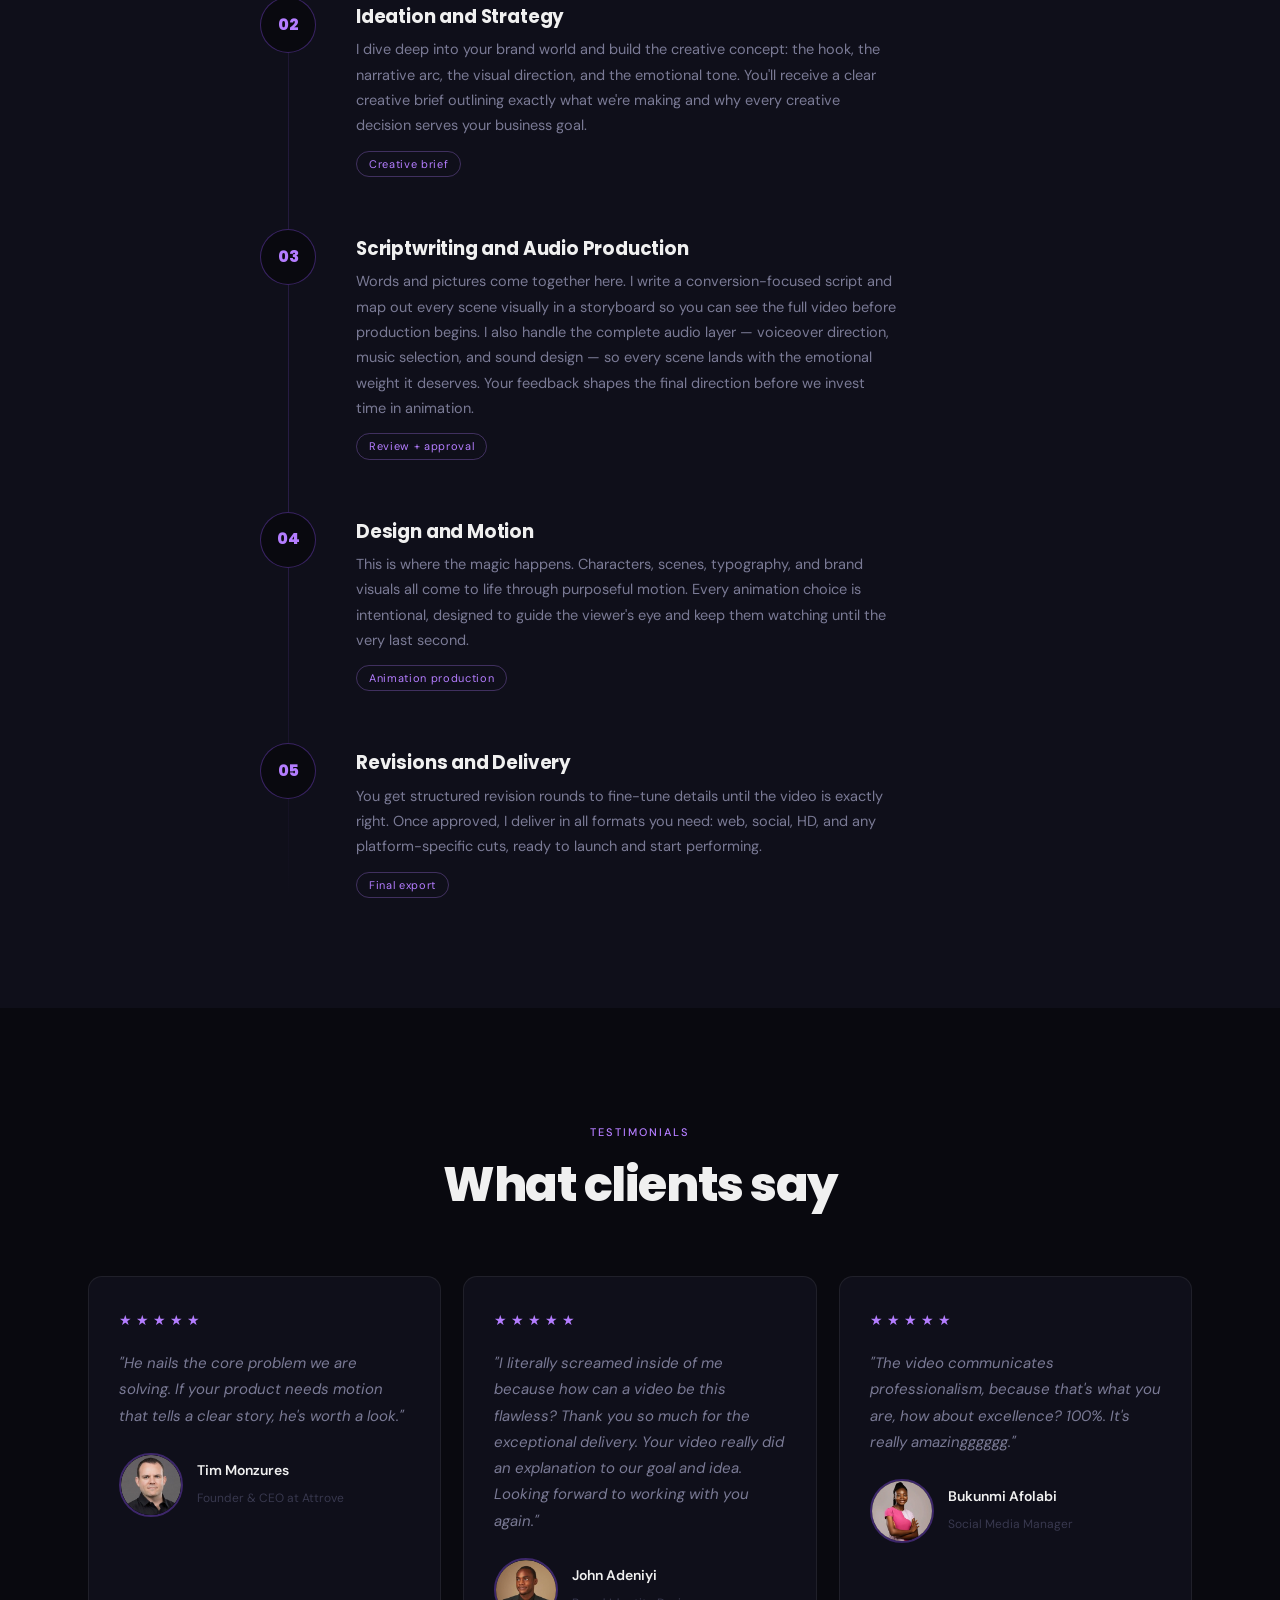
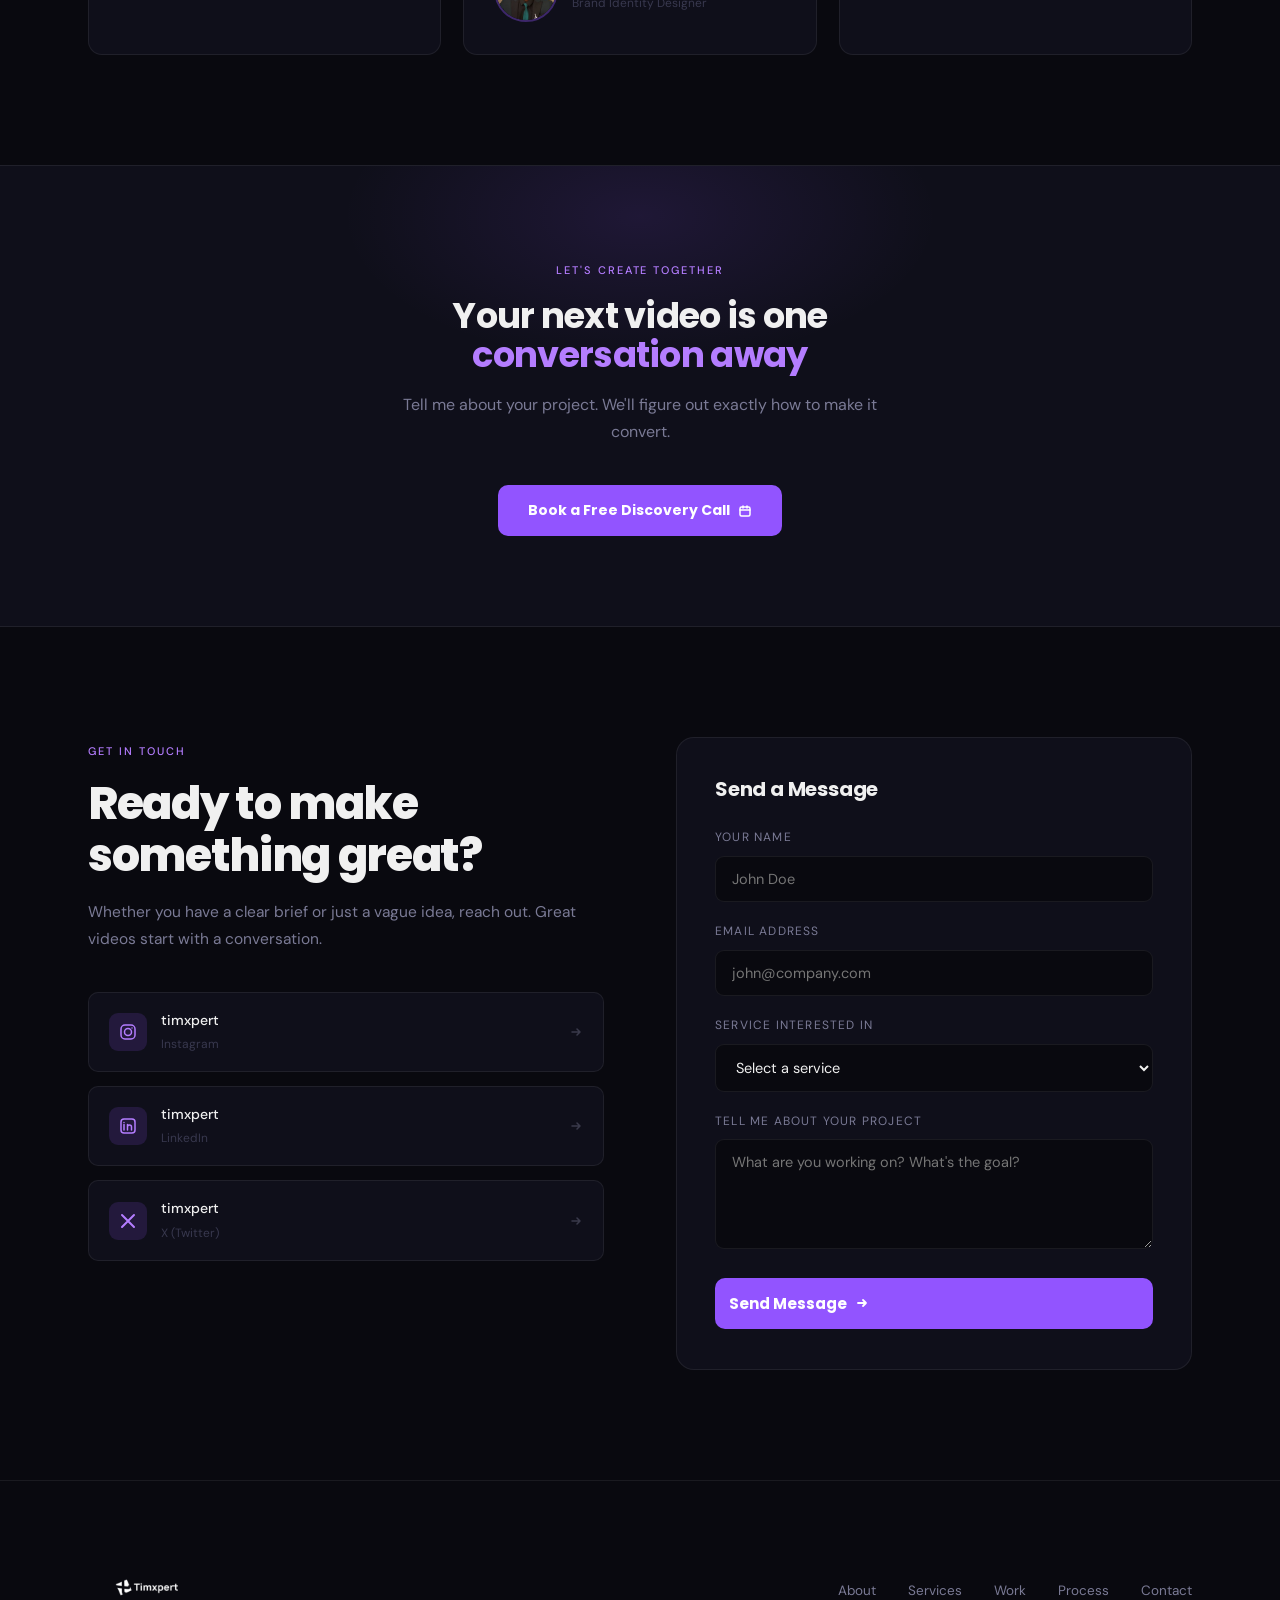
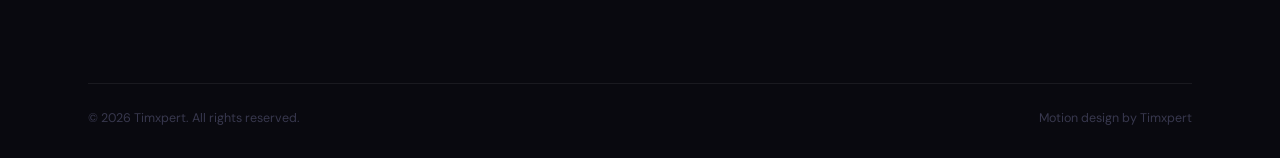
<file: oldversion.html>
<!DOCTYPE html>
<html lang="en">
<head>
  <meta charset="UTF-8" />
  <meta name="viewport" content="width=device-width, initial-scale=1.0" />
  <meta name="description" content="Timxpert | Motion Design & Video Production. Videos that get you seen, trusted & paid. Brand identity motion, explainer videos, product demos and video editing." />
  <meta name="keywords" content="motion design, video production, explainer video, brand identity, product demo, video editing, Timothy" />
  <meta name="author" content="Timothy | Timxpert" />
  <meta property="og:title" content="Timxpert | Motion Design & Video Production" />
  <meta property="og:description" content="Videos that get you seen, trusted & paid." />
  <meta property="og:type" content="website" />
  <meta name="twitter:card" content="summary_large_image" />
  <meta name="twitter:site" content="@timxpert" />
  <title>Timxpert | Motion Design & Video Production</title>

  <!-- Structured Data -->
  <script type="application/ld+json">
  {
    "@context": "https://schema.org",
    "@type": "Person",
    "name": "Timothy",
    "jobTitle": "Motion Designer & Video Editor",
    "url": "https://timxpert.com",
    "sameAs": [
      "https://www.instagram.com/timxpert",
      "https://www.linkedin.com/in/timothy-goodness-367708274",
      "https://x.com/timxpert"
    ]
  }
  </script>

  <link rel="preconnect" href="https://fonts.googleapis.com" />
  <link rel="preconnect" href="https://fonts.gstatic.com" crossorigin />
  <link href="https://fonts.googleapis.com/css2?family=Poppins:wght@300;400;500;600;700;800&family=DM+Sans:wght@300;400;500&display=swap" rel="stylesheet" />

  <style>
    /* =============================================
       CSS VARIABLES - Astra Motion Color System
    ============================================= */
    :root {
      --bg-dark:     #09090f;
      --bg-card:     #0f0f1a;
      --bg-card2:    #13131f;
      --accent:      #9254FF;
      --accent-dim:  rgba(146,84,255,0.15);
      --accent-glow: rgba(146,84,255,0.35);
      --purple:      #9254FF;
      --purple-light:#b47dff;
      --purple-dim:  rgba(146,84,255,0.15);
      --purple-glow: rgba(146,84,255,0.35);
      --text-primary:#f0f0f0;
      --text-muted:  #7a7a95;
      --text-dim:    #38384e;
      --border:      rgba(255,255,255,0.07);
      --border-purple:rgba(146,84,255,0.25);
      --font-display:"Poppins", sans-serif;
      --font-heading:"Poppins", sans-serif;
      --font-body:   "DM Sans", sans-serif;
      --radius:      14px;
      --nav-h:       72px;
      --transition:  0.35s cubic-bezier(.4,0,.2,1);
    }

    /* =============================================
       RESET & BASE
    ============================================= */
    *, *::before, *::after { box-sizing: border-box; margin: 0; padding: 0; }
    html { scroll-behavior: smooth; }
    body {
      background: var(--bg-dark);
      color: var(--text-primary);
      font-family: var(--font-body);
      font-size: 16px;
      line-height: 1.65;
      overflow-x: hidden;
    }
    a { color: inherit; text-decoration: none; }
    img { max-width: 100%; display: block; }
    ul { list-style: none; }

    /* =============================================
       SCROLLBAR
    ============================================= */
    ::-webkit-scrollbar { width: 5px; }
    ::-webkit-scrollbar-track { background: var(--bg-dark); }
    ::-webkit-scrollbar-thumb { background: var(--text-dim); border-radius: 4px; }

    /* =============================================
       UTILITY
    ============================================= */
    .container {
      max-width: 1160px;
      margin: 0 auto;
      padding: 0 28px;
    }
    .section-label {
      display: inline-flex;
      align-items: center;
      gap: 8px;
      font-family: var(--font-body);
      font-size: 11px;
      font-weight: 500;
      letter-spacing: 0.18em;
      text-transform: uppercase;
      color: var(--purple-light);
      margin-bottom: 18px;
    }
    .section-label::before {
      display: none;
    }
    h2,h3,h4 { font-family: var(--font-display); line-height: 1.1; }
    h1 { font-family: var(--font-heading); line-height: 1.08; }

    /* =============================================
       NAVIGATION
    ============================================= */
    #navbar {
      position: fixed;
      top: 0; left: 0; right: 0;
      z-index: 100;
      height: var(--nav-h);
      display: flex;
      align-items: center;
      background: rgba(9,9,15,0.82);
      backdrop-filter: blur(18px);
      border-bottom: 1px solid rgba(146,84,255,0.18);
      transition: background var(--transition), border-color var(--transition), box-shadow var(--transition);
    }
    #navbar::before {
      content: '';
      position: absolute;
      top: 0; left: 0; right: 0;
      height: 2px;
      background: linear-gradient(90deg, transparent 0%, #9254FF 30%, #b47dff 55%, #c084fc 75%, transparent 100%);
      opacity: 0.75;
    }
    #navbar.scrolled {
      background: rgba(9,9,15,0.96);
      backdrop-filter: blur(24px);
      border-bottom: 1px solid rgba(146,84,255,0.28);
      box-shadow: 0 4px 32px rgba(146,84,255,0.08);
    }
    .nav-inner {
      display: flex;
      align-items: center;
      justify-content: space-between;
      width: 100%;
    }
    .nav-logo {
      font-family: var(--font-display);
      font-weight: 800;
      font-size: 1.35rem;
      letter-spacing: -0.02em;
      color: var(--text-primary);
      flex-shrink: 0;
    }
    .nav-logo span { color: var(--purple-light); }
    .nav-links {
      display: flex;
      align-items: center;
      gap: 38px;
    }
    .nav-links a {
      font-size: 13.5px;
      font-weight: 500;
      color: var(--text-muted);
      transition: color var(--transition);
      letter-spacing: 0.01em;
    }
    .nav-links a:hover { color: var(--text-primary); }
    .nav-cta {
      background: var(--purple);
      color: #fff !important;
      font-weight: 700 !important;
      padding: 9px 22px;
      border-radius: 8px;
      font-size: 13px !important;
      transition: background var(--transition) !important;
      border: 1px solid rgba(180,125,255,0.4);
    }
    .nav-cta:hover { background: var(--purple-light) !important; opacity: 1 !important; }

    /* Hamburger - hidden on desktop, shown on mobile */
    .hamburger {
      display: none;
      flex-direction: column;
      justify-content: center;
      gap: 5px;
      cursor: pointer;
      padding: 8px;
      background: transparent;
      border: none;
      border-radius: 6px;
      transition: background var(--transition);
      flex-shrink: 0;
    }
    .hamburger:hover { background: rgba(146,84,255,0.1); }
    .hamburger span {
      display: block;
      width: 22px;
      height: 2px;
      background: var(--text-primary);
      border-radius: 2px;
      transition: transform 0.35s cubic-bezier(.4,0,.2,1), opacity 0.2s ease;
      transform-origin: center;
    }
    /* Animated X when open */
    .hamburger.open span:nth-child(1) { transform: translateY(7px) rotate(45deg); }
    .hamburger.open span:nth-child(2) { opacity: 0; transform: scaleX(0); }
    .hamburger.open span:nth-child(3) { transform: translateY(-7px) rotate(-45deg); }

    /* Mobile menu - slide-down panel */
    .mobile-menu {
      display: none;
      position: fixed;
      top: var(--nav-h); left: 0; right: 0;
      background: rgba(9,9,15,0.98);
      backdrop-filter: blur(24px);
      padding: 28px 28px 36px;
      z-index: 99;
      border-bottom: 1px solid rgba(146,84,255,0.25);
      flex-direction: column;
      gap: 6px;
      box-shadow: 0 20px 60px rgba(0,0,0,0.5);
    }
    .mobile-menu.open { display: flex; }
    .mobile-menu a {
      font-family: var(--font-display);
      font-size: 1.15rem;
      font-weight: 600;
      color: var(--text-muted);
      transition: color var(--transition), background var(--transition), padding-left var(--transition);
      padding: 12px 16px;
      border-radius: 10px;
    }
    .mobile-menu a:hover {
      color: var(--text-primary);
      background: rgba(146,84,255,0.08);
      padding-left: 22px;
    }
    .mobile-menu .nav-cta {
      display: block;
      text-align: center;
      font-size: 1rem !important;
      padding: 14px 28px !important;
      color: #fff !important;
      margin-top: 10px;
      background: var(--purple) !important;
    }
    .mobile-menu .nav-cta:hover {
      background: var(--purple-light) !important;
      padding-left: 28px !important;
    }
    /* Mobile bottom nav bar */
    .mobile-bottom-nav {
      display: none;
      position: fixed;
      bottom: 0; left: 0; right: 0;
      z-index: 100;
      background: rgba(9,9,15,0.97);
      backdrop-filter: blur(20px);
      border-top: 1px solid rgba(146,84,255,0.2);
      padding: 10px 0 max(10px, env(safe-area-inset-bottom));
      justify-content: space-around;
      align-items: center;
    }
    .mobile-bottom-nav a {
      display: flex;
      flex-direction: column;
      align-items: center;
      gap: 4px;
      font-size: 10px;
      font-weight: 600;
      color: var(--text-dim);
      letter-spacing: 0.04em;
      text-transform: uppercase;
      transition: color var(--transition);
      padding: 4px 10px;
      border-radius: 8px;
    }
    .mobile-bottom-nav a:hover,
    .mobile-bottom-nav a.active { color: var(--purple-light); }
    .mobile-bottom-nav svg { width: 20px; height: 20px; }


    /* =============================================
       CANVAS BACKGROUND (hero)
    ============================================= */
    #hero-canvas {
      position: absolute;
      inset: 0;
      width: 100%; height: 100%;
      pointer-events: none;
      z-index: 0;
    }

    /* =============================================
       HERO SECTION
    ============================================= */
    #hero {
      position: relative;
      min-height: 100vh;
      display: flex;
      align-items: center;
      overflow: hidden;
      padding-top: var(--nav-h);
    }
    .hero-bg-gradient {
      position: absolute;
      inset: 0;
      background:
        radial-gradient(ellipse 65% 55% at 55% 35%, rgba(146,84,255,0.03) 0%, transparent 60%),
        radial-gradient(ellipse 50% 45% at 15% 70%, rgba(146,84,255,0.05) 0%, transparent 60%),
        radial-gradient(ellipse 35% 30% at 80% 75%, rgba(146,84,255,0.03) 0%, transparent 55%);
      z-index: 1;
    }
    .hero-content {
      position: relative;
      z-index: 2;
      max-width: 860px;
    }
    .hero-badge {
      display: inline-flex;
      align-items: center;
      gap: 8px;
      border: 1px solid var(--border);
      border-radius: 100px;
      padding: 6px 16px;
      font-size: 12px;
      color: var(--text-muted);
      margin-bottom: 32px;
      background: rgba(255,255,255,0.02);
    }
    .hero-badge .dot {
      width: 7px; height: 7px;
      border-radius: 50%;
      background: var(--purple-light);
      animation: pulse-dot 2s infinite;
    }
    @keyframes pulse-dot {
      0%,100% { opacity: 1; transform: scale(1); }
      50% { opacity: 0.5; transform: scale(0.75); }
    }
    .hero-title {
      font-size: clamp(3.2rem, 8vw, 6.8rem);
      font-weight: 900;
      letter-spacing: -0.045em;
      line-height: 1.0;
      margin-bottom: 32px;
      color: var(--text-primary);
    }
    .hero-title .accent {
      background: linear-gradient(135deg, #c084fc 0%, #9254FF 40%, #b47dff 100%);
      -webkit-background-clip: text;
      -webkit-text-fill-color: transparent;
      background-clip: text;
      display: inline;
    }
    [data-theme="light"] .hero-title .accent {
      background: linear-gradient(135deg, #7c3aed 0%, #5b21b6 50%, #8b5cf6 100%);
      -webkit-background-clip: text;
      -webkit-text-fill-color: transparent;
      background-clip: text;
    }
    .hero-subtitle {
      font-size: clamp(1rem, 2vw, 1.2rem);
      color: var(--text-muted);
      max-width: 560px;
      margin-bottom: 44px;
      font-weight: 400;
      line-height: 1.7;
    }
    .hero-actions {
      display: flex;
      flex-wrap: wrap;
      gap: 14px;
      margin-bottom: 56px;
    }
    .btn-primary {
      display: inline-flex;
      align-items: center;
      gap: 8px;
      background: var(--purple);
      color: #fff;
      font-family: var(--font-display);
      font-weight: 700;
      font-size: 14px;
      padding: 14px 30px;
      border-radius: 10px;
      transition: opacity var(--transition), transform var(--transition);
      cursor: pointer;
      border: none;
    }
    .btn-primary:hover { opacity: 0.85; transform: translateY(-2px); }
    .btn-secondary {
      display: inline-flex;
      align-items: center;
      gap: 8px;
      background: transparent;
      color: var(--text-primary);
      font-family: var(--font-display);
      font-weight: 600;
      font-size: 14px;
      padding: 14px 30px;
      border-radius: 10px;
      border: 1px solid var(--border);
      transition: border-color var(--transition), background var(--transition);
      cursor: pointer;
    }
    .btn-secondary:hover {
      border-color: var(--purple-light);
      background: var(--purple-dim);
    }

    /* Stats glassmorphism card */
    .hero-stats {
      display: inline-flex;
      flex-wrap: wrap;
      gap: 0;
      background: rgba(255,255,255,0.04);
      backdrop-filter: blur(20px);
      -webkit-backdrop-filter: blur(20px);
      border: 1px solid rgba(146,84,255,0.25);
      border-radius: 18px;
      padding: 22px 28px;
      box-shadow: 0 8px 32px rgba(0,0,0,0.35), inset 0 1px 0 rgba(255,255,255,0.06);
      margin-bottom: 0;
    }
    .stat {
      display: flex;
      flex-direction: column;
      align-items: center;
      text-align: center;
      gap: 5px;
      padding: 0 28px;
      position: relative;
    }
    .stat + .stat::before {
      content: '';
      position: absolute;
      left: 0; top: 8%; bottom: 8%;
      width: 1px;
      background: rgba(146,84,255,0.2);
    }
    .stat:first-child { padding-left: 0; }
    .stat:last-child  { padding-right: 0; }
    .stat-number {
      font-family: var(--font-display);
      font-weight: 800;
      font-size: 2rem;
      color: var(--purple-light);
      letter-spacing: -0.03em;
      line-height: 1;
    }
    .stat-label {
      font-size: 11px;
      color: var(--text-muted);
      letter-spacing: 0.06em;
      text-transform: uppercase;
    }
    .hero-image-wrapper {
      position: absolute;
      right: -40px; bottom: 0;
      width: clamp(280px, 45vw, 560px);
      z-index: 2;
      opacity: 0.95;
    }

    /* =============================================
       MARQUEE / TICKER
    ============================================= */
    .marquee-section {
      border-top: 1px solid var(--border);
      border-bottom: 1px solid var(--border);
      overflow: hidden;
      padding: 16px 0;
      background: var(--bg-card);
      margin-top: 72px;
    }
    .marquee-track {
      display: flex;
      gap: 56px;
      animation: marquee 22s linear infinite;
      width: max-content;
    }
    .marquee-item {
      display: flex;
      align-items: center;
      gap: 14px;
      font-size: 13px;
      color: var(--text-muted);
      letter-spacing: 0.06em;
      text-transform: uppercase;
      white-space: nowrap;
    }
    .marquee-dot {
      width: 5px; height: 5px;
      border-radius: 50%;
      background: var(--purple-light);
    }
    @keyframes marquee {
      from { transform: translateX(0); }
      to   { transform: translateX(-50%); }
    }

    /* =============================================
       ABOUT SECTION
    ============================================= */
    #about {
      padding: 110px 0;
    }
    .about-grid {
      display: grid;
      grid-template-columns: 1fr 1fr;
      gap: 80px;
      align-items: center;
    }
    .about-visual {
      position: relative;
    }
    .about-photo-container {
      position: relative;
      border-radius: 20px;
      overflow: hidden;
      aspect-ratio: 4/5;
      background: var(--bg-card2);
    }
    .about-photo-placeholder {
      width: 100%;
      height: 100%;
      background: linear-gradient(135deg, var(--bg-card2) 0%, #1a1a2e 100%);
      display: flex;
      align-items: center;
      justify-content: center;
      color: var(--text-dim);
      font-size: 80px;
    }
    .about-glow {
      position: absolute;
      top: -30px; left: -30px;
      width: 200px; height: 200px;
      border-radius: 50%;
      background: var(--purple-glow);
      filter: blur(60px);
      z-index: -1;
    }
    .about-badge-float {
      position: absolute;
      bottom: 24px; right: -20px;
      background: var(--bg-card);
      border: 1px solid var(--border);
      border-radius: 12px;
      padding: 14px 20px;
      font-size: 13px;
      color: var(--text-muted);
    }
    .about-badge-float strong {
      display: block;
      font-family: var(--font-display);
      font-size: 1.5rem;
      color: var(--purple-light);
      font-weight: 800;
    }
    .about-content h2 {
      font-size: clamp(1.5rem, 2.6vw, 2.1rem);
      font-weight: 700;
      letter-spacing: -0.02em;
      margin-bottom: 24px;
      line-height: 1.2;
    }
    .about-content p {
      color: var(--text-muted);
      margin-bottom: 20px;
      font-size: 15.5px;
      line-height: 1.75;
    }
    .about-skills {
      margin-top: 32px;
      display: flex;
      flex-direction: column;
      gap: 10px;
    }
    .skill-item {
      display: flex;
      align-items: flex-start;
      gap: 12px;
      font-size: 15px;
      color: var(--text-muted);
    }
    .skill-icon {
      width: 20px; height: 20px;
      background: var(--purple-dim);
      border-radius: 50%;
      display: flex;
      align-items: center;
      justify-content: center;
      flex-shrink: 0;
      margin-top: 2px;
    }
    .skill-icon svg { width: 10px; height: 10px; }

    /* =============================================
       SERVICES SECTION
    ============================================= */
    #services {
      padding: 110px 0;
      background: var(--bg-card);
    }
    .services-header {
      text-align: center;
      margin-bottom: 64px;
    }
    .services-header h2 {
      font-size: clamp(1.5rem, 2.6vw, 2.1rem);
      font-weight: 700;
      letter-spacing: -0.02em;
      margin-bottom: 16px;
    }
    .services-header p {
      color: var(--text-muted);
      max-width: 480px;
      margin: 0 auto;
      font-size: 15.5px;
    }
    .services-grid {
      display: grid;
      grid-template-columns: repeat(2, 1fr);
      gap: 24px;
    }
    .service-card {
      background: var(--bg-dark);
      border: 1px solid var(--border);
      border-radius: var(--radius);
      padding: 38px 36px;
      position: relative;
      overflow: hidden;
      transition: border-color var(--transition), transform var(--transition);
      cursor: default;
    }
    .service-card::before {
      content: '';
      position: absolute;
      inset: 0;
      background: linear-gradient(135deg, var(--purple-dim) 0%, transparent 60%);
      opacity: 0;
      transition: opacity var(--transition);
    }
    .service-card:hover { border-color: rgba(146,84,255,0.45); transform: translateY(-4px); }
    .service-card:hover::before { opacity: 1; }
    .service-number {
      font-family: var(--font-display);
      font-size: 0.75rem;
      color: var(--purple-light);
      font-weight: 700;
      letter-spacing: 0.1em;
      margin-bottom: 24px;
    }
    .service-icon {
      width: 52px; height: 52px;
      background: var(--purple-dim);
      border-radius: 12px;
      display: flex;
      align-items: center;
      justify-content: center;
      margin-bottom: 24px;
    }
    .service-icon svg { width: 26px; height: 26px; }
    .service-card h3 {
      font-size: 1.2rem;
      font-weight: 700;
      letter-spacing: -0.01em;
      margin-bottom: 14px;
      color: var(--text-primary);
    }
    .service-card p {
      font-size: 14.5px;
      color: var(--text-muted);
      line-height: 1.7;
    }
    .service-tags {
      display: flex;
      flex-wrap: wrap;
      gap: 8px;
      margin-top: 20px;
    }
    .tag {
      font-size: 11px;
      color: var(--purple-light);
      border: 1px solid rgba(180,125,255,0.3);
      border-radius: 100px;
      padding: 4px 12px;
      letter-spacing: 0.05em;
    }

    /* =============================================
       PORTFOLIO SECTION
    ============================================= */
    #portfolio {
      padding: 110px 0;
    }
    .portfolio-header {
      text-align: center;
      margin-bottom: 64px;
    }
    .portfolio-header h2 {
      font-size: clamp(1.5rem, 2.6vw, 2.1rem);
      font-weight: 700;
      letter-spacing: -0.02em;
      margin-bottom: 16px;
    }
    .portfolio-header p {
      color: var(--text-muted);
      max-width: 480px;
      margin: 0 auto;
      font-size: 15.5px;
    }
    .portfolio-grid {
      display: grid;
      grid-template-columns: repeat(3, 1fr);
      gap: 20px;
    }
    /* Langease featured card spans full width */
    .langease-card { grid-column: 1 / -1; }
    .langease-card .portfolio-label {
      position: static !important;
      display: inline-block;
      background: rgba(146,84,255,0.15);
      border: 1px solid rgba(146,84,255,0.3);
    }
    .portfolio-card {
      border-radius: var(--radius);
      overflow: hidden;
      background: var(--bg-card2);
      border: 1px solid var(--border);
      transition: transform var(--transition), border-color var(--transition);
      position: relative;
    }
    .portfolio-card:hover { transform: translateY(-6px); border-color: rgba(146,84,255,0.4); }
    .portfolio-thumb {
      aspect-ratio: 16/9;
      background: linear-gradient(135deg, #0f0f1c, #1a1a30);
      display: flex;
      align-items: center;
      justify-content: center;
      position: relative;
      overflow: hidden;
    }
    .portfolio-thumb-inner {
      width: 100%;
      height: 100%;
      position: relative;
    }
    /* animated placeholder visuals */
    .pt-1 { background: linear-gradient(135deg,#0d0d1a 0%, #161630 50%, #0a0a15 100%); }
    .pt-2 { background: linear-gradient(135deg,#0a1410 0%, #0f2018 50%, #0a0f0d 100%); }
    .pt-3 { background: linear-gradient(135deg,#150d1a 0%, #251030 50%, #0f0a15 100%); }
    .pt-4 { background: linear-gradient(135deg,#14100a 0%, #201810 50%, #0f0a08 100%); }
    .pt-5 { background: linear-gradient(135deg,#0a0d14 0%, #101630 50%, #080a14 100%); }
    .pt-6 { background: linear-gradient(135deg,#0d0a14 0%, #1a1030 50%, #0a0810 100%); }
    .play-btn {
      position: absolute;
      top: 50%; left: 50%;
      transform: translate(-50%,-50%);
      width: 52px; height: 52px;
      border-radius: 50%;
      background: rgba(146,84,255,0.95);
      display: flex;
      align-items: center;
      justify-content: center;
      transition: transform var(--transition), opacity var(--transition);
      opacity: 0;
    }
    .play-btn svg { width: 18px; height: 18px; margin-left: 3px; }
    .portfolio-card:hover .play-btn { opacity: 1; transform: translate(-50%,-50%) scale(1.08); }
    .portfolio-label {
      position: absolute;
      top: 12px; left: 12px;
      background: rgba(10,10,15,0.8);
      border: 1px solid var(--border);
      border-radius: 6px;
      font-size: 10px;
      color: var(--purple-light);
      padding: 4px 10px;
      letter-spacing: 0.08em;
      text-transform: uppercase;
    }
    .portfolio-info {
      padding: 20px 22px;
    }
    .portfolio-info h3 {
      font-size: 1rem;
      font-weight: 700;
      margin-bottom: 6px;
      color: var(--text-primary);
    }
    .portfolio-info p {
      font-size: 13px;
      color: var(--text-muted);
    }

    /* =============================================
       PROCESS SECTION
    ============================================= */
    #process {
      padding: 110px 0;
      background: var(--bg-card);
    }
    .process-header {
      text-align: center;
      margin-bottom: 72px;
    }
    .process-header h2 {
      font-size: clamp(1.5rem, 2.6vw, 2.1rem);
      font-weight: 700;
      letter-spacing: -0.02em;
      margin-bottom: 16px;
    }
    .process-header p {
      color: var(--text-muted);
      max-width: 480px;
      margin: 0 auto;
      font-size: 15.5px;
    }
    .process-timeline {
      position: relative;
      max-width: 760px;
      margin: 0 auto;
      display: flex;
      flex-direction: column;
      gap: 0;
    }
    .process-timeline::before {
      content: '';
      position: absolute;
      left: 28px;
      top: 0; bottom: 0;
      width: 1px;
      background: linear-gradient(to bottom, transparent, var(--purple-dim), rgba(146,84,255,0.2), transparent);
    }
    .process-step {
      display: flex;
      gap: 40px;
      padding: 0 0 52px 0;
      position: relative;
    }
    .process-step:last-child { padding-bottom: 0; }
    .step-number-wrap {
      flex-shrink: 0;
      position: relative;
      z-index: 1;
    }
    .step-num {
      width: 56px; height: 56px;
      border-radius: 50%;
      background: var(--bg-dark);
      border: 1px solid rgba(146,84,255,0.35);
      display: flex;
      align-items: center;
      justify-content: center;
      font-family: var(--font-display);
      font-weight: 800;
      font-size: 1rem;
      color: var(--purple-light);
      transition: background var(--transition);
    }
    .process-step:hover .step-num {
      background: var(--purple-dim);
    }
    .step-content {
      padding-top: 10px;
    }
    .step-content h3 {
      font-size: 1.15rem;
      font-weight: 700;
      margin-bottom: 10px;
      color: var(--text-primary);
      letter-spacing: -0.01em;
    }
    .step-content p {
      font-size: 14.5px;
      color: var(--text-muted);
      line-height: 1.75;
      max-width: 540px;
    }
    .step-tag {
      display: inline-block;
      margin-top: 12px;
      font-size: 11px;
      color: var(--purple-light);
      border: 1px solid rgba(180,125,255,0.3);
      border-radius: 100px;
      padding: 3px 12px;
      letter-spacing: 0.06em;
    }

    /* =============================================
       TESTIMONIALS SECTION
    ============================================= */
    #testimonials {
      padding: 110px 0;
    }
    .testi-header {
      text-align: center;
      margin-bottom: 64px;
    }
    .testi-header h2 {
      font-size: clamp(2rem, 4vw, 3rem);
      font-weight: 800;
      letter-spacing: -0.03em;
      margin-bottom: 16px;
    }
    .testi-grid {
      display: grid;
      grid-template-columns: repeat(3, 1fr);
      gap: 22px;
    }
    .testi-card {
      background: var(--bg-card);
      border: 1px solid var(--border);
      border-radius: var(--radius);
      padding: 32px 30px;
      transition: border-color var(--transition);
    }
    .testi-card:hover { border-color: rgba(180,125,255,0.25); }
    .testi-stars {
      display: flex;
      gap: 4px;
      margin-bottom: 18px;
    }
    .star { color: var(--purple-light); font-size: 14px; }
    .testi-text {
      font-size: 15px;
      color: var(--text-muted);
      line-height: 1.75;
      margin-bottom: 24px;
      font-style: italic;
    }
    .testi-author {
      display: flex;
      align-items: center;
      gap: 14px;
    }
    .author-avatar {
      width: 64px; height: 64px;
      border-radius: 50%;
      display: flex;
      align-items: center;
      justify-content: center;
      font-family: var(--font-display);
      font-weight: 700;
      font-size: 0.95rem;
      flex-shrink: 0;
      overflow: hidden;
      border: 2px solid rgba(146,84,255,0.35);
    }
    .author-avatar img {
      width: 100%;
      height: 100%;
      object-fit: cover;
      object-position: center 15%;
      display: block;
    }
    .av1 { background: linear-gradient(135deg,#1e3a2f,#2d5a42); color: #c084fc; }
    .av2 { background: linear-gradient(135deg,#1e2a3a,#2d4260); color: #6db3ff; }
    .av3 { background: linear-gradient(135deg,#2a1e3a,#4a2d6a); color: #c084fc; }
    .author-info strong {
      display: block;
      font-size: 14px;
      font-weight: 600;
      color: var(--text-primary);
      margin-bottom: 2px;
    }
    .author-info span {
      font-size: 12px;
      color: var(--text-dim);
    }

    /* =============================================
       CTA SECTION
    ============================================= */
    #cta-band {
      padding: 90px 0;
      background: var(--bg-card);
      position: relative;
      overflow: hidden;
      border-top: 1px solid var(--border);
      border-bottom: 1px solid var(--border);
    }
    #cta-band::before {
      content: '';
      position: absolute;
      top: -100px; left: 50%;
      transform: translateX(-50%);
      width: 600px; height: 300px;
      border-radius: 50%;
      background: radial-gradient(ellipse, rgba(146,84,255,0.12) 0%, transparent 70%);
      pointer-events: none;
    }
    .cta-inner {
      text-align: center;
      position: relative;
      z-index: 1;
    }
    .cta-inner h2 {
      font-size: clamp(1.5rem, 2.8vw, 2.2rem);
      font-weight: 700;
      letter-spacing: -0.02em;
      margin-bottom: 18px;
    }
    .cta-inner p {
      color: var(--text-muted);
      font-size: 16px;
      max-width: 500px;
      margin: 0 auto 40px;
    }

    /* =============================================
       CONTACT SECTION
    ============================================= */
    #contact {
      padding: 110px 0;
    }
    .contact-grid {
      display: grid;
      grid-template-columns: 1fr 1fr;
      gap: 72px;
      align-items: start;
    }
    .contact-left h2 {
      font-size: clamp(2rem, 3.5vw, 2.8rem);
      font-weight: 800;
      letter-spacing: -0.03em;
      margin-bottom: 18px;
      line-height: 1.15;
    }
    .contact-left p {
      color: var(--text-muted);
      font-size: 15.5px;
      margin-bottom: 40px;
      line-height: 1.7;
    }
    .social-links {
      display: flex;
      flex-direction: column;
      gap: 14px;
    }
    .social-link {
      display: flex;
      align-items: center;
      gap: 14px;
      padding: 16px 20px;
      background: var(--bg-card);
      border: 1px solid var(--border);
      border-radius: 10px;
      color: var(--text-muted);
      font-size: 14px;
      transition: border-color var(--transition), color var(--transition), transform var(--transition);
    }
    .social-link:hover {
      border-color: var(--border-purple);
      color: var(--text-primary);
      transform: translateX(4px);
    }
    .social-icon {
      width: 38px; height: 38px;
      border-radius: 9px;
      background: var(--purple-dim);
      display: flex;
      align-items: center;
      justify-content: center;
      flex-shrink: 0;
    }
    .social-icon svg { width: 18px; height: 18px; }
    .social-handle {
      font-weight: 500;
      color: var(--text-primary);
    }
    .contact-form {
      background: var(--bg-card);
      border: 1px solid var(--border);
      border-radius: 18px;
      padding: 40px 38px;
    }
    .contact-form h3 {
      font-size: 1.25rem;
      font-weight: 700;
      margin-bottom: 28px;
      letter-spacing: -0.01em;
    }
    .form-group {
      margin-bottom: 20px;
    }
    .form-group label {
      display: block;
      font-size: 12px;
      text-transform: uppercase;
      letter-spacing: 0.1em;
      color: var(--text-muted);
      margin-bottom: 8px;
    }
    .form-group input,
    .form-group textarea,
    .form-group select {
      width: 100%;
      background: var(--bg-dark);
      border: 1px solid var(--border);
      border-radius: 9px;
      padding: 13px 16px;
      color: var(--text-primary);
      font-family: var(--font-body);
      font-size: 14.5px;
      transition: border-color var(--transition);
      outline: none;
    }
    .form-group input:focus,
    .form-group textarea:focus,
    .form-group select:focus {
      border-color: rgba(146,84,255,0.5);
    }
    .form-group textarea { resize: vertical; min-height: 110px; }
    .form-group select option { background: var(--bg-dark); }
    .form-submit {
      width: 100%;
      padding: 14px;
      font-size: 15px;
    }

    /* =============================================
       FOOTER
    ============================================= */
    footer {
      padding: 50px 0 30px;
      border-top: 1px solid var(--border);
    }
    .footer-inner {
      display: flex;
      align-items: center;
      justify-content: space-between;
      flex-wrap: wrap;
      gap: 20px;
    }
    .footer-logo {
      font-family: var(--font-display);
      font-weight: 800;
      font-size: 1.2rem;
    }
    .footer-logo span { color: var(--purple-light); }
    .footer-links {
      display: flex;
      gap: 32px;
      flex-wrap: wrap;
    }
    .footer-links a {
      font-size: 13.5px;
      color: var(--text-muted);
      transition: color var(--transition);
    }
    .footer-links a:hover { color: var(--purple-light); }
    .footer-copy {
      font-size: 13px;
      color: var(--text-dim);
    }
    .footer-bottom {
      margin-top: 32px;
      padding-top: 24px;
      border-top: 1px solid var(--border);
      display: flex;
      align-items: center;
      justify-content: space-between;
      flex-wrap: wrap;
      gap: 12px;
    }
    .footer-bottom p {
      font-size: 12.5px;
      color: var(--text-dim);
    }

    /* =============================================
       ANIMATIONS / FADE IN
    ============================================= */
    .fade-in {
      opacity: 0;
      transform: translateY(28px);
      transition: opacity 0.7s ease, transform 0.7s ease;
    }
    .fade-in.visible {
      opacity: 1;
      transform: translateY(0);
    }
    .fade-in-delay-1 { transition-delay: 0.1s; }
    .fade-in-delay-2 { transition-delay: 0.2s; }
    .fade-in-delay-3 { transition-delay: 0.3s; }
    .fade-in-delay-4 { transition-delay: 0.4s; }

    /* =============================================
       RESPONSIVE
    ============================================= */
    @media (max-width: 900px) {
      .about-grid { grid-template-columns: 1fr; gap: 50px; }
      .about-visual { display: none; }
      .services-grid { grid-template-columns: 1fr; }
      .portfolio-grid { grid-template-columns: repeat(2, 1fr); }
      .testi-grid { grid-template-columns: 1fr; }
      .contact-grid { grid-template-columns: 1fr; gap: 50px; }
      .hero-stats { gap: 0; padding: 18px 20px; }
      .stat { padding: 0 18px; }
      /* Show hamburger on tablets too */
      .nav-links { display: none; }
      .hamburger { display: flex; }
    }
    @media (max-width: 680px) {
      .portfolio-grid { grid-template-columns: 1fr; }
      .hero-stats { flex-wrap: wrap; gap: 0; justify-content: flex-start; padding: 16px 20px; }
      .stat { padding: 10px 16px; }
      .stat + .stat::before { display: none; }
      .footer-inner { flex-direction: column; align-items: flex-start; }
      .footer-bottom { flex-direction: column; align-items: flex-start; }
      .mobile-bottom-nav { display: flex; }
      body { padding-bottom: 70px; }
      footer { padding-bottom: 80px; }
    }

    /* =============================================
       BACK TO TOP BUTTON
    ============================================= */
    .back-to-top {
      position: fixed;
      right: 24px;
      bottom: 32px;
      z-index: 200;
      width: 46px;
      height: 46px;
      border-radius: 50%;
      background: rgba(146,84,255,0.18);
      border: 1.5px solid rgba(146,84,255,0.45);
      backdrop-filter: blur(14px);
      -webkit-backdrop-filter: blur(14px);
      display: flex;
      align-items: center;
      justify-content: center;
      cursor: pointer;
      opacity: 0;
      pointer-events: none;
      transform: translateY(14px);
      transition: opacity 0.35s ease, transform 0.35s ease, background 0.25s ease, box-shadow 0.25s ease;
      color: var(--purple-light);
      box-shadow: 0 4px 20px rgba(0,0,0,0.35);
    }
    .back-to-top.visible {
      opacity: 1;
      pointer-events: auto;
      transform: translateY(0);
    }
    .back-to-top:hover {
      background: rgba(146,84,255,0.32);
      box-shadow: 0 6px 28px rgba(146,84,255,0.4);
      transform: translateY(-2px);
    }
    .back-to-top svg { width: 18px; height: 18px; }
    @media (max-width: 680px) {
      .back-to-top { right: 16px; bottom: 84px; width: 42px; height: 42px; }
    }

    /* =============================================
       LIGHT THEME VARIABLES
    ============================================= */
    [data-theme="light"] {
      --bg-dark:     #f5f5fa;
      --bg-card:     #eaeaf5;
      --bg-card2:    #e0e0ee;
      --accent:      #7c3aed;
      --accent-dim:  rgba(124,58,237,0.12);
      --accent-glow: rgba(124,58,237,0.25);
      --purple:      #7c3aed;
      --purple-light:#6d28d9;
      --purple-dim:  rgba(124,58,237,0.12);
      --purple-glow: rgba(124,58,237,0.25);
      --text-primary:#1a1a2e;
      --text-muted:  #4a4a6a;
      --text-dim:    #9090b0;
      --border:      rgba(0,0,0,0.10);
      --border-purple:rgba(124,58,237,0.25);
    }

    [data-theme="light"] body {
      background: var(--bg-dark);
    }

    [data-theme="light"] #navbar {
      background: rgba(245,245,250,0.90);
      border-bottom-color: rgba(124,58,237,0.18);
    }
    [data-theme="light"] #navbar.scrolled {
      background: rgba(245,245,250,0.98);
    }
    [data-theme="light"] #navbar::before {
      background: linear-gradient(90deg, transparent 0%, #7c3aed 30%, #6d28d9 55%, #8b5cf6 75%, transparent 100%);
    }
    [data-theme="light"] .mobile-menu {
      background: rgba(245,245,250,0.98);
      border-bottom-color: rgba(124,58,237,0.25);
    }
    [data-theme="light"] .mobile-bottom-nav {
      background: rgba(245,245,250,0.97);
      border-top-color: rgba(124,58,237,0.2);
    }
    [data-theme="light"] .marquee-section {
      background: var(--bg-card);
    }
    [data-theme="light"] #process {
      background: var(--bg-card);
    }
    [data-theme="light"] .service-card {
      background: var(--bg-dark);
    }
    [data-theme="light"] .portfolio-card {
      background: var(--bg-card2);
    }
    [data-theme="light"] .testi-card {
      background: var(--bg-card);
    }
    [data-theme="light"] .hero-stats {
      background: rgba(255,255,255,0.7);
      border-color: rgba(124,58,237,0.2);
    }
    [data-theme="light"] .about-photo-placeholder {
      background: linear-gradient(135deg, #e0e0ee, #d0d0e8);
    }
    [data-theme="light"] .process-timeline::before {
      background: linear-gradient(to bottom, transparent, rgba(124,58,237,0.15), rgba(124,58,237,0.1), transparent);
    }
    [data-theme="light"] .contact-form-wrap {
      background: var(--bg-card);
    }
    [data-theme="light"] .form-group input,
    [data-theme="light"] .form-group textarea,
    [data-theme="light"] .form-group select {
      background: #ffffff;
      border-color: rgba(0,0,0,0.15);
      color: var(--text-primary);
    }
    [data-theme="light"] footer {
      background: var(--bg-card);
      border-top-color: rgba(124,58,237,0.15);
    }
    [data-theme="light"] #cta-band {
      background: linear-gradient(135deg, #7c3aed 0%, #6d28d9 100%);
    }

    /* Theme toggle button */
    .theme-toggle {
      display: flex;
      align-items: center;
      justify-content: center;
      width: 40px;
      height: 40px;
      border-radius: 50%;
      border: 1px solid var(--border-purple);
      background: var(--accent-dim);
      cursor: pointer;
      transition: background var(--transition), border-color var(--transition), transform 0.2s ease;
      color: var(--purple-light);
      flex-shrink: 0;
      margin-left: 8px;
    }
    .theme-toggle:hover {
      background: var(--purple-dim);
      border-color: var(--purple-light);
      transform: rotate(20deg);
    }
    .theme-toggle svg {
      width: 18px;
      height: 18px;
      transition: opacity 0.2s ease;
    }
    .theme-toggle .icon-moon { display: block; }
    .theme-toggle .icon-sun  { display: none; }
    [data-theme="light"] .theme-toggle .icon-moon { display: none; }
    [data-theme="light"] .theme-toggle .icon-sun  { display: block; }
    [data-theme="light"] .theme-toggle { color: var(--purple); }

    /* Light theme logo invert correction */
    [data-theme="light"] .nav-logo img,
    [data-theme="light"] .footer-logo img {
      filter: none;
    }
  </style>
</head>
<body>

  <!-- ==============================
       NAVIGATION
  ================================= -->
  <nav id="navbar" role="navigation" aria-label="Main navigation">
    <div style="width:100%; padding: 0 24px; box-sizing:border-box; max-width:1160px; margin:0 auto;">
      <div class="nav-inner">
        <a href="#hero" class="nav-logo" aria-label="Timxpert Home"><img src="[data-uri]" alt="Timxpert Logo" style="height:120px; width:auto; display:block; filter:brightness(0) invert(1);" /></a>
        <ul class="nav-links" role="list">
          <li><a href="#about">About</a></li>
          <li><a href="#services">Services</a></li>
          <li><a href="#portfolio">Work</a></li>
          <li><a href="#process">Process</a></li>
          <li><a href="#contact">Contact</a></li>
          <li><a href="https://calendly.com/only1timxpert/30min" target="_blank" rel="noopener" class="nav-cta">Book a Call</a></li>
          <li>
            <button class="theme-toggle" id="themeToggle" aria-label="Toggle theme">
              <svg class="icon-moon" viewBox="0 0 24 24" fill="none" stroke="currentColor" stroke-width="2" stroke-linecap="round" stroke-linejoin="round"><path d="M21 12.79A9 9 0 1 1 11.21 3 7 7 0 0 0 21 12.79z"/></svg>
              <svg class="icon-sun" viewBox="0 0 24 24" fill="none" stroke="currentColor" stroke-width="2" stroke-linecap="round" stroke-linejoin="round"><circle cx="12" cy="12" r="5"/><line x1="12" y1="1" x2="12" y2="3"/><line x1="12" y1="21" x2="12" y2="23"/><line x1="4.22" y1="4.22" x2="5.64" y2="5.64"/><line x1="18.36" y1="18.36" x2="19.78" y2="19.78"/><line x1="1" y1="12" x2="3" y2="12"/><line x1="21" y1="12" x2="23" y2="12"/><line x1="4.22" y1="19.78" x2="5.64" y2="18.36"/><line x1="18.36" y1="5.64" x2="19.78" y2="4.22"/></svg>
            </button>
          </li>
        </ul>
        <button class="hamburger" aria-label="Toggle mobile menu" aria-expanded="false" id="hamburger">
          <span></span><span></span><span></span>
        </button>
      </div>
    </div>
  </nav>

  <!-- Mobile Menu -->
  <nav class="mobile-menu" id="mobileMenu" aria-label="Mobile navigation">
    <a href="#about" class="mobile-nav-link">About</a>
    <a href="#services" class="mobile-nav-link">Services</a>
    <a href="#portfolio" class="mobile-nav-link">Work</a>
    <a href="#process" class="mobile-nav-link">Process</a>
    <a href="#contact" class="mobile-nav-link">Contact</a>
    <a href="https://calendly.com/only1timxpert/30min" target="_blank" rel="noopener" class="nav-cta mobile-nav-link">Book a Call</a>
  </nav>

  <!-- Back to Top -->
  <button class="back-to-top" id="backToTop" aria-label="Scroll back to top">
    <svg viewBox="0 0 18 18" fill="none" stroke="currentColor" stroke-width="2.2" stroke-linecap="round" stroke-linejoin="round">
      <path d="M9 13V5M5 9l4-4 4 4"/>
    </svg>
  </button>

  <!-- ==============================
       HERO
  ================================= -->
  <section id="hero" aria-label="Hero section">
    <canvas id="hero-canvas" aria-hidden="true"></canvas>
    <div class="hero-bg-gradient" aria-hidden="true"></div>
    <div class="container">
      <div class="hero-content">

        <div class="hero-badge fade-in">
          <span class="dot" aria-hidden="true"></span>
          Available for new projects
        </div>

        <h1 class="hero-title fade-in fade-in-delay-1">
          Videos that get you<br><span class="accent">seen, trusted<br>&amp; paid.</span>
        </h1>

        <p class="hero-subtitle fade-in fade-in-delay-2">
          Motion design and video production crafted to stop the scroll, build instant trust, and move your audience from curious to converted.
        </p>

        <div class="hero-actions fade-in fade-in-delay-3">
          <a href="#portfolio" class="btn-primary" aria-label="View my work">
            See My Work
            <svg width="14" height="14" viewBox="0 0 14 14" fill="none" aria-hidden="true">
              <path d="M3 7h8M8 4l3 3-3 3" stroke="#ffffff" stroke-width="1.8" stroke-linecap="round" stroke-linejoin="round"/>
            </svg>
          </a>
          <a href="https://calendly.com/only1timxpert/30min" target="_blank" rel="noopener" class="btn-secondary" aria-label="Book a call">
            Book a Call
            <svg width="14" height="14" viewBox="0 0 14 14" fill="none" aria-hidden="true">
              <rect x="2" y="3" width="10" height="9" rx="1.5" stroke="currentColor" stroke-width="1.5"/>
              <path d="M5 2v2M9 2v2M2 6h10" stroke="currentColor" stroke-width="1.5" stroke-linecap="round"/>
            </svg>
          </a>
        </div>

        <!-- Stats -->
        <div class="hero-stats fade-in fade-in-delay-4" role="list" aria-label="Key statistics">
          <div class="stat" role="listitem">
            <span class="stat-number">50+</span>
            <span class="stat-label">Videos Delivered</span>
          </div>
          <div class="stat" role="listitem">
            <span class="stat-number">2+</span>
            <span class="stat-label">Yrs Experience</span>
          </div>
          <div class="stat" role="listitem">
            <span class="stat-number">30+</span>
            <span class="stat-label">Happy Clients</span>
          </div>
          <div class="stat" role="listitem">
            <span class="stat-number">100%</span>
            <span class="stat-label">Satisfaction Rate</span>
          </div>
        </div>

      </div>
    </div>
  </section>

  <!-- ==============================
       MARQUEE
  ================================= -->
  <div class="marquee-section" aria-hidden="true">
    <div class="marquee-track">
      <div class="marquee-item"><span class="marquee-dot"></span>Brand Identity Motion</div>
      <div class="marquee-item"><span class="marquee-dot"></span>Explainer Videos</div>
      <div class="marquee-item"><span class="marquee-dot"></span>Product Demos</div>
      <div class="marquee-item"><span class="marquee-dot"></span>Video Editing</div>
      <div class="marquee-item"><span class="marquee-dot"></span>Motion Graphics</div>
      <div class="marquee-item"><span class="marquee-dot"></span>Social Content</div>
      <div class="marquee-item"><span class="marquee-dot"></span>Scroll-Stopping Ads</div>
      <!-- Duplicate for seamless loop -->
      <div class="marquee-item"><span class="marquee-dot"></span>Brand Identity Motion</div>
      <div class="marquee-item"><span class="marquee-dot"></span>Explainer Videos</div>
      <div class="marquee-item"><span class="marquee-dot"></span>Product Demos</div>
      <div class="marquee-item"><span class="marquee-dot"></span>Video Editing</div>
      <div class="marquee-item"><span class="marquee-dot"></span>Motion Graphics</div>
      <div class="marquee-item"><span class="marquee-dot"></span>Social Content</div>
      <div class="marquee-item"><span class="marquee-dot"></span>Scroll-Stopping Ads</div>
    </div>
  </div>

  <!-- ==============================
       ABOUT
  ================================= -->
  <section id="about" aria-labelledby="about-heading">
    <div class="container">
      <div class="about-grid">

        <div class="about-visual" aria-hidden="true">
          <div class="about-glow"></div>
          <div class="about-photo-container">
            <div class="about-photo-placeholder">
              <svg width="90" height="90" viewBox="0 0 90 90" fill="none" aria-hidden="true">
                <circle cx="45" cy="32" r="20" stroke="rgba(180,125,255,0.35)" stroke-width="2"/>
                <path d="M10 80c0-19.33 15.67-35 35-35s35 15.67 35 35" stroke="rgba(180,125,255,0.35)" stroke-width="2" stroke-linecap="round"/>
              </svg>
            </div>
          </div>
          <div class="about-badge-float">
            <strong>2+</strong>
            Years of crafting<br/>industry-grade visuals
          </div>
        </div>

        <div class="about-content">
          <span class="section-label">About Me</span>
          <h2 id="about-heading" class="fade-in">
            Turning ideas into<br/><span style="color:var(--purple-light)">industry-standard</span> videos
          </h2>
          <p class="fade-in fade-in-delay-1">
            I'm Timothy, a Motion Designer and Video Editor passionate about turning ideas into industry-standard videos that clearly explain your product effectively.
          </p>
          <p class="fade-in fade-in-delay-2">
            I believe great products deserve more than attention. They deserve understanding. That's why I create visuals that simplify complex ideas, tell compelling brand stories, and spark connection at first watch.
          </p>

          <div class="about-skills fade-in fade-in-delay-3" role="list" aria-label="Skills">
            <div class="skill-item" role="listitem">
              <div class="skill-icon" aria-hidden="true">
                <svg viewBox="0 0 10 10" fill="none"><path d="M2 5.5L4 7.5L8 3" stroke="#b47dff" stroke-width="1.5" stroke-linecap="round" stroke-linejoin="round"/></svg>
              </div>
              Impactful explainer videos that make complex ideas instantly clear
            </div>
            <div class="skill-item" role="listitem">
              <div class="skill-icon" aria-hidden="true">
                <svg viewBox="0 0 10 10" fill="none"><path d="M2 5.5L4 7.5L8 3" stroke="#b47dff" stroke-width="1.5" stroke-linecap="round" stroke-linejoin="round"/></svg>
              </div>
              Extraordinary motion graphics that grab attention and turn viewers into customers
            </div>
            <div class="skill-item" role="listitem">
              <div class="skill-icon" aria-hidden="true">
                <svg viewBox="0 0 10 10" fill="none"><path d="M2 5.5L4 7.5L8 3" stroke="#b47dff" stroke-width="1.5" stroke-linecap="round" stroke-linejoin="round"/></svg>
              </div>
              Engaging social content built for attention and conversion
            </div>
          </div>

          <div class="hero-actions" style="margin-bottom:0; margin-top: 36px;">
            <a href="https://calendly.com/only1timxpert/30min" target="_blank" rel="noopener" class="btn-primary fade-in fade-in-delay-4">
              Work With Me
            </a>
            <a href="#portfolio" class="btn-secondary fade-in fade-in-delay-4">
              View Portfolio
            </a>
          </div>
        </div>

      </div>
    </div>
  </section>

  <!-- ==============================
       SERVICES
  ================================= -->
  <section id="services" aria-labelledby="services-heading">
    <div class="container">
      <div class="services-header">
        <span class="section-label">What I Do</span>
        <h2 id="services-heading" class="fade-in">Stories that move hearts<br/>and open wallets</h2>
        <p class="fade-in fade-in-delay-1">Every service is designed around one belief: when people feel something, they act. Let's make them feel something.</p>
      </div>

      <div class="services-grid">

        <!-- Service 1 -->
        <article class="service-card fade-in" aria-labelledby="svc1-title">
          <div class="service-number">01</div>
          <div class="service-icon" aria-hidden="true">
            <svg viewBox="0 0 26 26" fill="none">
              <circle cx="13" cy="13" r="10" stroke="#b47dff" stroke-width="1.5"/>
              <path d="M8 13l3 3 7-7" stroke="#b47dff" stroke-width="1.5" stroke-linecap="round" stroke-linejoin="round"/>
            </svg>
          </div>
          <h3 id="svc1-title">Brand Identity Motion Design</h3>
          <p>Your brand has a story. I give it motion. From logo animations to full brand motion systems, every frame is crafted to make your identity unforgettable and immediately recognizable across every touchpoint.</p>
          <div class="service-tags">
            <span class="tag">Logo Animation</span>
            <span class="tag">Brand System</span>
            <span class="tag">Motion Identity</span>
          </div>
        </article>

        <!-- Service 2 -->
        <article class="service-card fade-in fade-in-delay-1" aria-labelledby="svc2-title">
          <div class="service-number">02</div>
          <div class="service-icon" aria-hidden="true">
            <svg viewBox="0 0 26 26" fill="none">
              <rect x="3" y="6" width="20" height="14" rx="2" stroke="#b47dff" stroke-width="1.5"/>
              <path d="M10 10l6 3-6 3V10z" fill="#b47dff"/>
            </svg>
          </div>
          <h3 id="svc2-title">Explainer Video</h3>
          <p>Complex product? Let's make it crystal clear. I create animated explainer videos that break down your product's value in 60 to 90 seconds, so your audience instantly gets what you do and why they need it.</p>
          <div class="service-tags">
            <span class="tag">2D Animation</span>
            <span class="tag">Storyboard</span>
            <span class="tag">Voiceover</span>
          </div>
        </article>

        <!-- Service 3 -->
        <article class="service-card fade-in fade-in-delay-2" aria-labelledby="svc3-title">
          <div class="service-number">03</div>
          <div class="service-icon" aria-hidden="true">
            <svg viewBox="0 0 26 26" fill="none">
              <path d="M4 18L10 12L14 16L18 11L22 15" stroke="#b47dff" stroke-width="1.5" stroke-linecap="round" stroke-linejoin="round"/>
              <rect x="3" y="5" width="20" height="16" rx="2" stroke="#b47dff" stroke-width="1.5"/>
            </svg>
          </div>
          <h3 id="svc3-title">Product Demo</h3>
          <p>Show, don't just tell. I craft polished product demos that walk prospects through your product's key features with clarity and excitement, turning hesitation into confidence and curiosity into conversions.</p>
          <div class="service-tags">
            <span class="tag">UI Animation</span>
            <span class="tag">Screen Recording</span>
            <span class="tag">Feature Highlight</span>
          </div>
        </article>

        <!-- Service 4 -->
        <article class="service-card fade-in fade-in-delay-3" aria-labelledby="svc4-title">
          <div class="service-number">04</div>
          <div class="service-icon" aria-hidden="true">
            <svg viewBox="0 0 26 26" fill="none">
              <path d="M5 7h16M5 13h10M5 19h12" stroke="#b47dff" stroke-width="1.5" stroke-linecap="round"/>
              <circle cx="21" cy="13" r="3" stroke="#b47dff" stroke-width="1.5"/>
            </svg>
          </div>
          <h3 id="svc4-title">Video Editing</h3>
          <p>Raw footage transformed into scroll-stopping content. Whether it's a YouTube video, social media reel, or brand documentary, I edit with precision and purpose to keep viewers engaged from first frame to last.</p>
          <div class="service-tags">
            <span class="tag">Color Grading</span>
            <span class="tag">Sound Design</span>
            <span class="tag">Short-form Reels</span>
          </div>
        </article>

      </div>
    </div>
  </section>

  <!-- ==============================
       PORTFOLIO
  ================================= -->
  <section id="portfolio" aria-labelledby="portfolio-heading">
    <div class="container">
      <div class="portfolio-header">
        <span class="section-label">Portfolio</span>
        <h2 id="portfolio-heading" class="fade-in">Work that speaks<br/>louder than words</h2>
        <p class="fade-in fade-in-delay-1">A curated selection of projects that moved the needle for real brands.</p>
      </div>

      <div class="portfolio-grid">

        <article class="portfolio-card fade-in langease-card" aria-labelledby="p1-title" style="grid-column: 1 / -1;">
          <div class="portfolio-thumb" style="aspect-ratio:16/9; background:#0a0a14; position:relative; overflow:hidden;">
            <script src="https://fast.wistia.com/player.js" async></script><script src="https://fast.wistia.com/embed/rmbaxr6kdf.js" async type="module"></script><style>wistia-player[media-id='rmbaxr6kdf']:not(:defined) { background: center / contain no-repeat url('https://fast.wistia.com/embed/medias/rmbaxr6kdf/swatch'); display: block; filter: blur(5px); padding-top:56.25%; }</style><wistia-player media-id="rmbaxr6kdf" aspect="1.7777777777777777" style="position:absolute;inset:0;width:100%;height:100%;"></wistia-player>
          </div>
          <div class="portfolio-info" style="padding: 28px 30px 24px;">
            <div style="display:flex; align-items:center; gap:10px; margin-bottom:12px; flex-wrap:wrap;">
              <span class="portfolio-label" style="position:static; font-size:11px;">SaaS Product Demo</span>
              <span style="font-size:11px; color:var(--text-dim); letter-spacing:0.06em; text-transform:uppercase;">2024</span>
            </div>
            <h3 id="p1-title" style="font-size:1.4rem; font-weight:800; letter-spacing:-0.01em; margin-bottom:10px; text-transform:uppercase; color:var(--text-primary);">LANGEASE</h3>
            <p style="font-size:14px; color:var(--text-muted); line-height:1.75; margin-bottom:6px; font-style:italic; font-weight:500;">Localizing Content Without Losing Authenticity</p>

            <div class="case-preview" style="font-size:13.5px; color:var(--text-muted); line-height:1.75; margin-top:8px;">
              <p>A product video built to help creators localize content across languages without losing their authentic voice.</p>
            </div>

            <div class="case-full" style="display:none; font-size:14px; color:var(--text-muted); line-height:1.8; margin-top:0;">
              <p style="margin-top:10px;"><strong style="color:var(--text-primary); font-size:15px;">The Challenge</strong></p>
              <p style="margin-top:8px;">My goal was to create a short product video that clearly communicated the value of LangEase while keeping the story engaging and easy to understand. However, like most real creative projects, the process was not straightforward.</p>
              <p style="margin-top:10px;">I wrote four different scripts and explored multiple creative directions. Some versions included voiceovers while others relied purely on visuals. Even after testing several ideas, something still felt missing.</p>
              <p style="margin-top:10px;">Instead of guessing what worked best, I decided to get real feedback. I shared the first six seconds of the video with my WhatsApp audience and asked them which concept resonated most with them. Surprisingly, most people did not choose my original idea. That feedback gave me clarity it helped me see the project from the audience's perspective rather than my own assumptions.</p>
              <p style="margin-top:10px;"><strong style="color:var(--text-primary); font-size:15px;">The Process</strong></p>
              <p style="margin-top:8px;">With that insight, I refined the concept and committed fully to the new direction. The project involved several stages: concept development and scripting, story refinement based on audience feedback, design and visual exploration, motion design and animation, and sound design and final polishing. Every stage required iteration and problem solving, pushing me creatively throughout the process.</p>
              <p style="margin-top:10px;">The final video became more than just a promotional piece for LangEase. It became a reflection of creative growth, experimentation, and the value of listening to your client. Sometimes the biggest win in a project is not just the final output, but the person you become while creating it.</p>
            </div>

            <button
              class="case-study-btn"
              onclick="(function(btn){
                var full = btn.closest('.portfolio-info').querySelector('.case-full');
                var isOpen = full.style.display === 'block';
                full.style.display = isOpen ? 'none' : 'block';
                btn.textContent = isOpen ? 'See full case study ↓' : 'Collapse case study ↑';
              })(this)"
              style="margin-top:20px; display:inline-flex; align-items:center; gap:7px; background:transparent; border:1px solid rgba(146,84,255,0.4); color:var(--purple-light); font-family:var(--font-body); font-size:13px; font-weight:600; padding:9px 18px; border-radius:8px; cursor:pointer; transition:background 0.3s, border-color 0.3s; letter-spacing:0.02em;"
              onmouseover="this.style.background='rgba(146,84,255,0.1)'; this.style.borderColor='rgba(146,84,255,0.7)'"
              onmouseout="this.style.background='transparent'; this.style.borderColor='rgba(146,84,255,0.4)'"
            >See full case study ↓</button>
          </div>
        </article>

        <!-- Video 2: Attrove -->
        <article class="portfolio-card fade-in fade-in-delay-1 langease-card" aria-labelledby="p-attrove-title" style="grid-column: 1 / -1;">
          <div class="portfolio-thumb" style="aspect-ratio:16/9; background:#0a0a14; position:relative; overflow:hidden;">
            <script src="https://fast.wistia.com/player.js" async></script><script src="https://fast.wistia.com/embed/c91eg53lth.js" async type="module"></script><style>wistia-player[media-id='c91eg53lth']:not(:defined) { background: center / contain no-repeat url('https://fast.wistia.com/embed/medias/c91eg53lth/swatch'); display: block; filter: blur(5px); padding-top:56.25%; }</style><wistia-player media-id="c91eg53lth" aspect="1.7777777777777777" style="position:absolute;inset:0;width:100%;height:100%;"></wistia-player>
          </div>
          <div class="portfolio-info" style="padding: 28px 30px 24px;">
            <div style="display:flex; align-items:center; gap:10px; margin-bottom:12px; flex-wrap:wrap;">
              <span class="portfolio-label" style="position:static; font-size:11px;">SaaS Product Demo</span>
              <span style="font-size:11px; color:var(--text-dim); letter-spacing:0.06em; text-transform:uppercase;">2024</span>
            </div>
            <h3 id="p-attrove-title" style="font-size:1.4rem; font-weight:800; letter-spacing:-0.01em; margin-bottom:10px; text-transform:uppercase; color:var(--text-primary);">ATTROVE</h3>
            <p style="font-size:14px; color:var(--text-muted); line-height:1.75; margin-bottom:6px; font-style:italic; font-weight:500;">Turning information overload into focused clarity through motion design.</p>

            <div class="case-preview" style="font-size:13.5px; color:var(--text-muted); line-height:1.75; margin-top:8px;">
              <p>A product video built to show how Attrove cuts through the noise of modern work surfacing only what matters, so teams can move faster and miss nothing.</p>
            </div>

            <div class="case-full" style="display:none; font-size:14px; color:var(--text-muted); line-height:1.8; margin-top:0;">
              <p style="margin-top:14px;"><strong style="color:var(--text-primary); font-size:15px;">The Problem</strong></p>
              <p style="margin-top:8px;">Founders, product managers, engineers, freelancers, and agency owners live inside a constant stream of notifications. Meetings. Slack threads. Project updates. Deadlines. Somewhere inside all that noise, the information that actually matters gets lost. And missing one critical message can mean losing a client, delaying a launch, or breaking a project timeline.</p>
              <p style="margin-top:10px;">The real problem is not lack of information. The problem is too much information without clarity. Attrove isn't just another productivity tool it's noise-canceling for your workflow. It intelligently surfaces the messages, updates, and decisions that actually matter while pushing everything else into the background. No digging through threads. No endless scrolling. No missed critical details.</p>

              <p style="margin-top:14px;"><strong style="color:var(--text-primary); font-size:15px;">The Opportunity</strong></p>
              <p style="margin-top:8px;">Great products often fail to communicate their value quickly enough. In today's attention economy, if people don't understand your product within seconds, they move on. That's where motion design becomes powerful. So I created a product video that visually communicates what Attrove does not by explaining it, but by showing the transformation.</p>

              <p style="margin-top:14px;"><strong style="color:var(--text-primary); font-size:15px;">My Creative Approach</strong></p>
              <p style="margin-top:8px;">The goal was simple: visually represent clarity emerging from chaos. The animation opened with overwhelming visual clutter messages, notifications, and threads competing for attention then resolved smoothly into a clean, focused interface once Attrove stepped in. Clean transitions and soft easing mirrored the feeling of calm the product creates. Instead of showing features, the video highlighted a relatable moment: a busy team member overwhelmed by information overload, until Attrove surfaced exactly what mattered.</p>

              <p style="margin-top:14px;"><strong style="color:var(--text-primary); font-size:15px;">The Result &amp; Takeaway</strong></p>
              <p style="margin-top:8px;">The video transforms a complex productivity concept into something instantly understandable. In just a few seconds, viewers can see, feel, and understand the core value. Many products are powerful, but their message gets lost because they rely only on text or static visuals. Motion design bridges that gap it turns abstract ideas into experiences people can instantly grasp. When your product's story is told visually, people don't just hear about it. They understand it.</p>
            </div>

            <button
              class="case-study-btn"
              onclick="(function(btn){
                var full = btn.closest('.portfolio-info').querySelector('.case-full');
                var isOpen = full.style.display === 'block';
                full.style.display = isOpen ? 'none' : 'block';
                btn.textContent = isOpen ? 'See full case study ↓' : 'Collapse case study ↑';
              })(this)"
              style="margin-top:20px; display:inline-flex; align-items:center; gap:7px; background:transparent; border:1px solid rgba(146,84,255,0.4); color:var(--purple-light); font-family:var(--font-body); font-size:13px; font-weight:600; padding:9px 18px; border-radius:8px; cursor:pointer; transition:background 0.3s, border-color 0.3s; letter-spacing:0.02em;"
              onmouseover="this.style.background='rgba(146,84,255,0.1)'; this.style.borderColor='rgba(146,84,255,0.7)'"
              onmouseout="this.style.background='transparent'; this.style.borderColor='rgba(146,84,255,0.4)'"
            >See full case study ↓</button>
          </div>
        </article>

        <!-- Video 3: Product Pointers -->
        <article class="portfolio-card fade-in fade-in-delay-2 langease-card" aria-labelledby="p-pointers-title" style="grid-column: 1 / -1;">
          <div class="portfolio-thumb" style="aspect-ratio:16/9; background:#0a0a14; position:relative; overflow:hidden;">
            <script src="https://fast.wistia.com/player.js" async></script><script src="https://fast.wistia.com/embed/dh7gpgxwei.js" async type="module"></script><style>wistia-player[media-id='dh7gpgxwei']:not(:defined) { background: center / contain no-repeat url('https://fast.wistia.com/embed/medias/dh7gpgxwei/swatch'); display: block; filter: blur(5px); padding-top:56.25%; }</style><wistia-player media-id="dh7gpgxwei" aspect="1.7777777777777777" style="position:absolute;inset:0;width:100%;height:100%;"></wistia-player>
          </div>
          <div class="portfolio-info" style="padding: 28px 30px 24px;">
            <div style="display:flex; align-items:center; gap:10px; margin-bottom:12px; flex-wrap:wrap;">
              <span class="portfolio-label" style="position:static; font-size:11px;">Course Promo Video</span>
              <span style="font-size:11px; color:var(--text-dim); letter-spacing:0.06em; text-transform:uppercase;">2024</span>
            </div>
            <h3 id="p-pointers-title" style="font-size:1.4rem; font-weight:800; letter-spacing:-0.01em; margin-bottom:10px; text-transform:uppercase; color:var(--text-primary);">PRODUCT POINTERS</h3>
            <p style="font-size:14px; color:var(--text-muted); line-height:1.75; margin-bottom:6px; font-style:italic; font-weight:500;">Two offers. One clear story. Built from scratch.</p>
            <div class="case-preview" style="font-size:13.5px; color:var(--text-muted); line-height:1.75; margin-top:8px;">
              <p>A founder with two distinct offers needed one video that made both feel connected, compelling, and clear without a big budget.</p>
            </div>
            <div class="case-full" style="display:none; font-size:14px; color:var(--text-muted); line-height:1.8; margin-top:0;">
              <p style="margin-top:14px;">Sometimes the hardest projects are not the ones with the biggest budgets. They are the ones where the message itself is complex. A founder reached out to me about creating a video for her brand Product Pointers. She had never used video ads before, but a close friend of mine who works with her suggested she try video as a way to grow her brand and she was open to experimenting.</p>
              <p style="margin-top:10px;">But there was one challenge. The video had to communicate two different offers at the same time: the Product Pointers Mentorship Program, and the Global PM, a monthly subscription community. Both were important to the business, and both needed to make sense in a single video.</p>
              <p style="margin-top:14px;"><strong style="color:var(--text-primary); font-size:15px;">The Creative Process</strong></p>
              <p style="margin-top:8px;">We started with a discovery call where I walked her through the entire creative process. Understanding the product, the audience, and the goal was critical before writing a single line of script. Writing the script turned out to be the most difficult part. The challenge was not just explaining the offers it was connecting them in a way that felt natural and compelling. The first draft did not align with her vision. Instead of rushing, I stepped back, rethought the structure, and rebuilt the narrative from the ground up. After several revisions, the message finally clicked.</p>
              <p style="margin-top:14px;"><strong style="color:var(--text-primary); font-size:15px;">Production</strong></p>
              <p style="margin-top:8px;">With the script locked in, the next step was voiceover. Because the project had budget limitations, we chose AI voiceover to keep production efficient while maintaining professional audio quality. From there, I explored ways to visually simplify the message, found the right storytelling structure for the animation, and defined the visual tone and motion style. After review and a few final adjustments, the final version was delivered and the founder loved the result.</p>
              <p style="margin-top:14px;"><strong style="color:var(--text-primary); font-size:15px;">The Takeaway</strong></p>
              <p style="margin-top:8px;">What started as a difficult creative challenge became a clear visual story that communicates the brand's value in seconds. Great motion design is not just about animation. It is about translating complex ideas into simple, clear experiences. When done right, video can communicate what paragraphs of text cannot.</p>
            </div>
            <button class="case-study-btn"
              onclick="(function(btn){var full=btn.closest('.portfolio-info').querySelector('.case-full');var isOpen=full.style.display==='block';full.style.display=isOpen?'none':'block';btn.textContent=isOpen?'See full case study ↓':'Collapse case study ↑';})(this)"
              style="margin-top:20px;display:inline-flex;align-items:center;gap:7px;background:transparent;border:1px solid rgba(146,84,255,0.4);color:var(--purple-light);font-family:var(--font-body);font-size:13px;font-weight:600;padding:9px 18px;border-radius:8px;cursor:pointer;transition:background 0.3s,border-color 0.3s;letter-spacing:0.02em;"
              onmouseover="this.style.background='rgba(146,84,255,0.1)';this.style.borderColor='rgba(146,84,255,0.7)'"
              onmouseout="this.style.background='transparent';this.style.borderColor='rgba(146,84,255,0.4)'"
            >See full case study ↓</button>
          </div>
        </article>

        <!-- Video 4: Serlzo -->
        <article class="portfolio-card fade-in fade-in-delay-3 langease-card" aria-labelledby="p-serlzo-title" style="grid-column: 1 / -1;">
          <div class="portfolio-thumb" style="aspect-ratio:16/9; background:#0a0a14; position:relative; overflow:hidden;">
            <script src="https://fast.wistia.com/player.js" async></script><script src="https://fast.wistia.com/embed/0dbc2af22g.js" async type="module"></script><style>wistia-player[media-id='0dbc2af22g']:not(:defined) { background: center / contain no-repeat url('https://fast.wistia.com/embed/medias/0dbc2af22g/swatch'); display: block; filter: blur(5px); padding-top:56.25%; }</style><wistia-player media-id="0dbc2af22g" aspect="1.7777777777777777" style="position:absolute;inset:0;width:100%;height:100%;"></wistia-player>
          </div>
          <div class="portfolio-info" style="padding: 28px 30px 24px;">
            <div style="display:flex; align-items:center; gap:10px; margin-bottom:12px; flex-wrap:wrap;">
              <span class="portfolio-label" style="position:static; font-size:11px;">Explainer Video</span>
              <span style="font-size:11px; color:var(--text-dim); letter-spacing:0.06em; text-transform:uppercase;">2024</span>
            </div>
            <h3 id="p-serlzo-title" style="font-size:1.4rem; font-weight:800; letter-spacing:-0.01em; margin-bottom:10px; text-transform:uppercase; color:var(--text-primary);">SERLZO</h3>
            <p style="font-size:14px; color:var(--text-muted); line-height:1.75; margin-bottom:6px; font-style:italic; font-weight:500;">Turning a complex platform into a clear, compelling visual experience.</p>
            <div class="case-preview" style="font-size:13.5px; color:var(--text-muted); line-height:1.75; margin-top:8px;">
              <p>An explainer video built to showcase Serlzo's marketing automation platform without overwhelming viewers with features.</p>
            </div>
            <div class="case-full" style="display:none; font-size:14px; color:var(--text-muted); line-height:1.8; margin-top:0;">
              <p style="margin-top:14px;">The goal was to showcase Serlzo's capabilities in a way that immediately connects with the user. Rather than overwhelming viewers with features, the video needed to highlight the experience of using the platform. To achieve this, I started with deep product research understanding how Serlzo works internally helped ensure the visuals accurately represented the platform's functionality.</p>
              <p style="margin-top:10px;">This phase focused on aligning three things: the product features, the user journey, and the visual storytelling.</p>
              <p style="margin-top:14px;"><strong style="color:var(--text-primary); font-size:15px;">The Technical Challenge</strong></p>
              <p style="margin-top:8px;">One of the most technically demanding parts of the project was animating the dashboard interface it was my first time doing this. Dashboard animations can easily feel stiff or overwhelming if not handled carefully. To maintain clarity, I focused on clean transitions between UI elements, smooth easing to guide the viewer's attention, and controlled pacing to keep the information digestible. Every movement was designed to feel natural and intuitive, mirroring the simplicity the product promises.</p>
              <p style="margin-top:14px;"><strong style="color:var(--text-primary); font-size:15px;">The Result &amp; Takeaway</strong></p>
              <p style="margin-top:8px;">The final result was a high-impact explainer video that clearly communicates the product's value, simplifies complex features into visual moments, and reflects the efficiency and clarity of the platform. Instead of just explaining the tool, the video shows how effortless marketing automation can feel with Serlzo. A great explainer video does more than list features it translates complex products into simple visual experiences people can understand within seconds. When done right, motion design becomes one of the fastest ways to communicate value.</p>
            </div>
            <button class="case-study-btn"
              onclick="(function(btn){var full=btn.closest('.portfolio-info').querySelector('.case-full');var isOpen=full.style.display==='block';full.style.display=isOpen?'none':'block';btn.textContent=isOpen?'See full case study ↓':'Collapse case study ↑';})(this)"
              style="margin-top:20px;display:inline-flex;align-items:center;gap:7px;background:transparent;border:1px solid rgba(146,84,255,0.4);color:var(--purple-light);font-family:var(--font-body);font-size:13px;font-weight:600;padding:9px 18px;border-radius:8px;cursor:pointer;transition:background 0.3s,border-color 0.3s;letter-spacing:0.02em;"
              onmouseover="this.style.background='rgba(146,84,255,0.1)';this.style.borderColor='rgba(146,84,255,0.7)'"
              onmouseout="this.style.background='transparent';this.style.borderColor='rgba(146,84,255,0.4)'"
            >See full case study ↓</button>
          </div>
        </article>


        <!-- Video 5: DWM 1.0 -->
        <article class="portfolio-card fade-in fade-in-delay-1 langease-card" aria-labelledby="p-dwm-title" style="grid-column: 1 / -1;">
          <div class="portfolio-thumb" style="aspect-ratio:16/9; background:#0a0a14; position:relative; overflow:hidden;">
            <script src="https://fast.wistia.com/player.js" async></script><script src="https://fast.wistia.com/embed/ftponqi79l.js" async type="module"></script><style>wistia-player[media-id='ftponqi79l']:not(:defined) { background: center / contain no-repeat url('https://fast.wistia.com/embed/medias/ftponqi79l/swatch'); display: block; filter: blur(5px); padding-top:56.25%; }</style><wistia-player media-id="ftponqi79l" aspect="1.7777777777777777" style="position:absolute;inset:0;width:100%;height:100%;"></wistia-player>
          </div>
          <div class="portfolio-info" style="padding: 28px 30px 24px;">
            <div style="display:flex; align-items:center; gap:10px; margin-bottom:12px; flex-wrap:wrap;">
              <span class="portfolio-label" style="position:static; font-size:11px;">Course Promo Video</span>
              <span style="font-size:11px; color:var(--text-dim); letter-spacing:0.06em; text-transform:uppercase;">2024</span>
            </div>
            <h3 id="p-dwm-title" style="font-size:1.4rem; font-weight:800; letter-spacing:-0.01em; margin-bottom:10px; text-transform:uppercase; color:var(--text-primary);">DWM 1.0</h3>
            <p style="font-size:14px; color:var(--text-muted); line-height:1.75; margin-bottom:6px; font-style:italic; font-weight:500;">A scroll-stopping ad for the Design Workshop Masterclass.</p>
            <div class="case-preview" style="font-size:13.5px; color:var(--text-muted); line-height:1.75; margin-top:8px;">
              <p>A video ad crafted to stop the scroll and instantly communicate the value of a one-month intensive design program.</p>
            </div>
            <div class="case-full" style="display:none; font-size:14px; color:var(--text-muted); line-height:1.8; margin-top:0;">
              <p style="margin-top:14px;">I had the opportunity to create a video ad for the Design Workshop Masterclass. A one-month intensive program designed to help designers learn how to create visuals that are not only beautiful but also effective. The goal of the video was to create an ad that could stop the scroll and instantly communicate the value of the program. In today's fast-paced digital environment, people decide within seconds whether to keep watching or move on. That meant every second of the video had to work hard.</p>
              <p style="margin-top:14px;"><strong style="color:var(--text-primary); font-size:15px;">Three Key Elements</strong></p>
              <p style="margin-top:8px;"><strong style="color:var(--text-primary);">1. Strong Visual Hook.</strong> The opening moments were designed to grab attention immediately and pull the viewer into the story.</p>
              <p style="margin-top:8px;"><strong style="color:var(--text-primary);">2. Clear Messaging.</strong> Instead of overwhelming viewers with too much information, the message focused on one core idea: helping designers create work that looks great and performs.</p>
              <p style="margin-top:8px;"><strong style="color:var(--text-primary);">3. Engaging Motion.</strong> Smooth motion, intentional pacing, and clean transitions were used to maintain attention and guide the viewer through the story.</p>
              <p style="margin-top:14px;"><strong style="color:var(--text-primary); font-size:15px;">The Result</strong></p>
              <p style="margin-top:8px;">The final video transformed the message of the Design Workshop Masterclass into a visual story that viewers could quickly understand and connect with.</p>
            </div>
            <button class="case-study-btn"
              onclick="(function(btn){var full=btn.closest('.portfolio-info').querySelector('.case-full');var isOpen=full.style.display==='block';full.style.display=isOpen?'none':'block';btn.textContent=isOpen?'See full case study \u2193':'Collapse case study \u2191';})(this)"
              style="margin-top:20px;display:inline-flex;align-items:center;gap:7px;background:transparent;border:1px solid rgba(146,84,255,0.4);color:var(--purple-light);font-family:var(--font-body);font-size:13px;font-weight:600;padding:9px 18px;border-radius:8px;cursor:pointer;transition:background 0.3s,border-color 0.3s;letter-spacing:0.02em;"
              onmouseover="this.style.background='rgba(146,84,255,0.1)';this.style.borderColor='rgba(146,84,255,0.7)'"
              onmouseout="this.style.background='transparent';this.style.borderColor='rgba(146,84,255,0.4)'"
            >See full case study &#8595;</button>
          </div>
        </article>

        <!-- Video 6: DWMR 2.0 -->
        <article class="portfolio-card fade-in fade-in-delay-2 langease-card" aria-labelledby="p-dwmr-title" style="grid-column: 1 / -1;">
          <div class="portfolio-thumb" style="aspect-ratio:16/9; background:#0a0a14; position:relative; overflow:hidden;">
            <script src="https://fast.wistia.com/player.js" async></script><script src="https://fast.wistia.com/embed/h0r5aquke1.js" async type="module"></script><style>wistia-player[media-id='h0r5aquke1']:not(:defined) { background: center / contain no-repeat url('https://fast.wistia.com/embed/medias/h0r5aquke1/swatch'); display: block; filter: blur(5px); padding-top:56.25%; }</style><wistia-player media-id="h0r5aquke1" aspect="1.7777777777777777" style="position:absolute;inset:0;width:100%;height:100%;"></wistia-player>
          </div>
          <div class="portfolio-info" style="padding: 28px 30px 24px;">
            <div style="display:flex; align-items:center; gap:10px; margin-bottom:12px; flex-wrap:wrap;">
              <span class="portfolio-label" style="position:static; font-size:11px;">Course Promo Video</span>
              <span style="font-size:11px; color:var(--text-dim); letter-spacing:0.06em; text-transform:uppercase;">2024</span>
            </div>
            <h3 id="p-dwmr-title" style="font-size:1.4rem; font-weight:800; letter-spacing:-0.01em; margin-bottom:10px; text-transform:uppercase; color:var(--text-primary);">DWMR 2.0</h3>
            <p style="font-size:14px; color:var(--text-muted); line-height:1.75; margin-bottom:6px; font-style:italic; font-weight:500;">Strategy-first video that moves viewers from interest to conviction.</p>
            <div class="case-preview" style="font-size:13.5px; color:var(--text-muted); line-height:1.75; margin-top:8px;">
              <p>The second promo for the Design Workshop Masterclass, built around a clear funnel strategy rather than awareness alone.</p>
            </div>
            <div class="case-full" style="display:none; font-size:14px; color:var(--text-muted); line-height:1.8; margin-top:0;">
              <p style="margin-top:14px;">Before committing my creative effort to the project, I asked a series of probing questions: Who is the target audience? What problem does the masterclass solve? What objections might potential participants have? What should viewers feel after watching the video? These questions were not just part of the process. They were essential to shaping the entire concept.</p>
              <p style="margin-top:10px;">During the discussion, one important detail became clear. There was already an awareness video for the masterclass, meaning the audience already had some level of familiarity with the program. Creating another awareness video would not move the needle.</p>
              <p style="margin-top:14px;"><strong style="color:var(--text-primary); font-size:15px;">The Strategic Shift</strong></p>
              <p style="margin-top:8px;">Instead, the new video needed to serve a different purpose in the marketing funnel: creating thoughtful consideration among potential participants. Rather than simply introducing the program, the video needed to provide stronger proof of value, highlight tangible benefits participants would gain, and address doubts to reinforce credibility. In other words, the video needed to help viewers move from interest to conviction.</p>
              <p style="margin-top:14px;"><strong style="color:var(--text-primary); font-size:15px;">The Takeaway</strong></p>
              <p style="margin-top:8px;">One of the biggest mistakes in video marketing is creating content without understanding where it fits in the customer journey. But when strategy comes first, the video becomes more than just content. It becomes a conversion tool.</p>
            </div>
            <button class="case-study-btn"
              onclick="(function(btn){var full=btn.closest('.portfolio-info').querySelector('.case-full');var isOpen=full.style.display==='block';full.style.display=isOpen?'none':'block';btn.textContent=isOpen?'See full case study \u2193':'Collapse case study \u2191';})(this)"
              style="margin-top:20px;display:inline-flex;align-items:center;gap:7px;background:transparent;border:1px solid rgba(146,84,255,0.4);color:var(--purple-light);font-family:var(--font-body);font-size:13px;font-weight:600;padding:9px 18px;border-radius:8px;cursor:pointer;transition:background 0.3s,border-color 0.3s;letter-spacing:0.02em;"
              onmouseover="this.style.background='rgba(146,84,255,0.1)';this.style.borderColor='rgba(146,84,255,0.7)'"
              onmouseout="this.style.background='transparent';this.style.borderColor='rgba(146,84,255,0.4)'"
            >See full case study &#8595;</button>
          </div>
        </article>

      </div>

      <div style="text-align:center; margin-top:50px;">
        <a href="https://youtube.com/@timxpertt?si=KFemSUKfvegZVN0Y" target="_blank" rel="noopener" class="btn-secondary fade-in" aria-label="Explore the full portfolio">
          Explore the Full Portfolio
          <svg width="14" height="14" viewBox="0 0 14 14" fill="none" aria-hidden="true">
            <path d="M3 7h8M8 4l3 3-3 3" stroke="currentColor" stroke-width="1.8" stroke-linecap="round" stroke-linejoin="round"/>
          </svg>
        </a>
      </div>
    </div>
  </section>

  <!-- ==============================
       PROCESS
  ================================= -->
  <section id="process" aria-labelledby="process-heading">
    <div class="container">
      <div class="process-header">
        <span class="section-label">My Process</span>
        <h2 id="process-heading" class="fade-in">From idea to impact,<br/>every step intentional</h2>
        <p class="fade-in fade-in-delay-1">A proven process refined across 50+ videos to consistently deliver results that exceed expectations.</p>
      </div>

      <div class="process-timeline" role="list" aria-label="Production process steps">

        <div class="process-step fade-in" role="listitem">
          <div class="step-number-wrap">
            <div class="step-num" aria-label="Step 1">01</div>
          </div>
          <div class="step-content">
            <h3>Discovery Call</h3>
            <p>We kick things off with a focused conversation to understand your brand, your audience, your goals, and what success looks like for this video. No templates, no cookie-cutter briefs. This is where we align completely before a single frame is made.</p>
            <span class="step-tag">30 min session</span>
          </div>
        </div>

        <div class="process-step fade-in fade-in-delay-1" role="listitem">
          <div class="step-number-wrap">
            <div class="step-num" aria-label="Step 2">02</div>
          </div>
          <div class="step-content">
            <h3>Ideation and Strategy</h3>
            <p>I dive deep into your brand world and build the creative concept: the hook, the narrative arc, the visual direction, and the emotional tone. You'll receive a clear creative brief outlining exactly what we're making and why every creative decision serves your business goal.</p>
            <span class="step-tag">Creative brief</span>
          </div>
        </div>

        <div class="process-step fade-in fade-in-delay-2" role="listitem">
          <div class="step-number-wrap">
            <div class="step-num" aria-label="Step 3">03</div>
          </div>
          <div class="step-content">
            <h3>Scriptwriting and Audio Production</h3>
            <p>Words and pictures come together here. I write a conversion-focused script and map out every scene visually in a storyboard so you can see the full video before production begins. I also handle the complete audio layer — voiceover direction, music selection, and sound design — so every scene lands with the emotional weight it deserves. Your feedback shapes the final direction before we invest time in animation.</p>
            <span class="step-tag">Review + approval</span>
          </div>
        </div>

        <div class="process-step fade-in fade-in-delay-1" role="listitem">
          <div class="step-number-wrap">
            <div class="step-num" aria-label="Step 4">04</div>
          </div>
          <div class="step-content">
            <h3>Design and Motion</h3>
            <p>This is where the magic happens. Characters, scenes, typography, and brand visuals all come to life through purposeful motion. Every animation choice is intentional, designed to guide the viewer's eye and keep them watching until the very last second.</p>
            <span class="step-tag">Animation production</span>
          </div>
        </div>

        <div class="process-step fade-in fade-in-delay-3" role="listitem">
          <div class="step-number-wrap">
            <div class="step-num" aria-label="Step 5">05</div>
          </div>
          <div class="step-content">
            <h3>Revisions and Delivery</h3>
            <p>You get structured revision rounds to fine-tune details until the video is exactly right. Once approved, I deliver in all formats you need: web, social, HD, and any platform-specific cuts, ready to launch and start performing.</p>
            <span class="step-tag">Final export</span>
          </div>
        </div>

      </div>
    </div>
  </section>

  <!-- ==============================
       TESTIMONIALS
  ================================= -->
  <section id="testimonials" aria-labelledby="testi-heading">
    <div class="container">
      <div class="testi-header">
        <span class="section-label">Testimonials</span>
        <h2 id="testi-heading" class="fade-in">What clients say</h2>
      </div>

      <div class="testi-grid">

        <article class="testi-card fade-in" aria-labelledby="t1-author">
          <div class="testi-stars" aria-label="5 stars">
            <span class="star" aria-hidden="true">★</span><span class="star" aria-hidden="true">★</span>
            <span class="star" aria-hidden="true">★</span><span class="star" aria-hidden="true">★</span>
            <span class="star" aria-hidden="true">★</span>
          </div>
          <p class="testi-text">"He nails the core problem we are solving. If your product needs motion that tells a clear story, he's worth a look."</p>
          <div class="testi-author">
            <div class="author-avatar" aria-hidden="true">
              <img src="[data-uri]" alt="Tim Monzures" style="width:100%;height:100%;object-fit:cover;object-position:center top;" />
            </div>
            <div class="author-info">
              <strong id="t1-author">Tim Monzures</strong>
              <span>Founder &amp; CEO at Attrove</span>
            </div>
          </div>
        </article>

        <article class="testi-card fade-in fade-in-delay-1" aria-labelledby="t2-author">
          <div class="testi-stars" aria-label="5 stars">
            <span class="star" aria-hidden="true">★</span><span class="star" aria-hidden="true">★</span>
            <span class="star" aria-hidden="true">★</span><span class="star" aria-hidden="true">★</span>
            <span class="star" aria-hidden="true">★</span>
          </div>
          <p class="testi-text">"I literally screamed inside of me because how can a video be this flawless? Thank you so much for the exceptional delivery. Your video really did an explanation to our goal and idea. Looking forward to working with you again."</p>
          <div class="testi-author">
            <div class="author-avatar" aria-hidden="true">
              <img src="[data-uri]" alt="John Adeniyi" style="width:100%;height:100%;object-fit:cover;object-position:center top;" />
            </div>
            <div class="author-info">
              <strong id="t2-author">John Adeniyi</strong>
              <span>Brand Identity Designer</span>
            </div>
          </div>
        </article>

        <article class="testi-card fade-in fade-in-delay-2" aria-labelledby="t3-author">
          <div class="testi-stars" aria-label="5 stars">
            <span class="star" aria-hidden="true">★</span><span class="star" aria-hidden="true">★</span>
            <span class="star" aria-hidden="true">★</span><span class="star" aria-hidden="true">★</span>
            <span class="star" aria-hidden="true">★</span>
          </div>
          <p class="testi-text">"The video communicates professionalism, because that's what you are, how about excellence? 100%. It's really amazingggggg."</p>
          <div class="testi-author">
            <div class="author-avatar" aria-hidden="true">
              <img src="[data-uri]" alt="Bukunmi Afolabi" style="width:100%;height:100%;object-fit:cover;object-position:center top;" />
            </div>
            <div class="author-info">
              <strong id="t3-author">Bukunmi Afolabi</strong>
              <span>Social Media Manager</span>
            </div>
          </div>
        </article>

      </div>
    </div>
  </section>

  <!-- ==============================
       CTA BAND
  ================================= -->
  <div id="cta-band" role="complementary" aria-label="Call to action">
    <div class="container">
      <div class="cta-inner">
        <span class="section-label" style="justify-content:center">Let's Create Together</span>
        <h2 class="fade-in">Your next video is one<br/><span style="color:var(--purple-light)">conversation away</span></h2>
        <p class="fade-in fade-in-delay-1">Tell me about your project. We'll figure out exactly how to make it convert.</p>
        <a href="https://calendly.com/only1timxpert/30min" target="_blank" rel="noopener" class="btn-primary fade-in fade-in-delay-2">
          Book a Free Discovery Call
          <svg width="14" height="14" viewBox="0 0 14 14" fill="none" aria-hidden="true">
            <rect x="2" y="3" width="10" height="9" rx="1.5" stroke="#ffffff" stroke-width="1.5"/>
            <path d="M5 2v2M9 2v2M2 6h10" stroke="#ffffff" stroke-width="1.5" stroke-linecap="round"/>
          </svg>
        </a>
      </div>
    </div>
  </div>

  <!-- ==============================
       CONTACT
  ================================= -->
  <section id="contact" aria-labelledby="contact-heading">
    <div class="container">
      <div class="contact-grid">

        <div class="contact-left">
          <span class="section-label">Get In Touch</span>
          <h2 id="contact-heading" class="fade-in">Ready to make<br/>something great?</h2>
          <p class="fade-in fade-in-delay-1">
            Whether you have a clear brief or just a vague idea, reach out. Great videos start with a conversation.
          </p>

          <!-- Social Links -->
          <nav class="social-links" aria-label="Social media links">
            <a href="https://www.instagram.com/timxpert?igsh=cHU3aTluOXQ3M2Jj" target="_blank" rel="noopener noreferrer" class="social-link fade-in fade-in-delay-1" aria-label="Follow Timxpert on Instagram">
              <div class="social-icon" aria-hidden="true">
                <svg viewBox="0 0 18 18" fill="none">
                  <rect x="2" y="2" width="14" height="14" rx="4" stroke="#b47dff" stroke-width="1.5"/>
                  <circle cx="9" cy="9" r="3.5" stroke="#b47dff" stroke-width="1.5"/>
                  <circle cx="13" cy="5" r="0.75" fill="#b47dff"/>
                </svg>
              </div>
              <div>
                <span class="social-handle">timxpert</span><br/>
                <span style="font-size:12px;color:var(--text-dim)">Instagram</span>
              </div>
              <svg style="margin-left:auto;opacity:0.4" width="14" height="14" viewBox="0 0 14 14" fill="none" aria-hidden="true"><path d="M3 7h8M8 4l3 3-3 3" stroke="currentColor" stroke-width="1.5" stroke-linecap="round" stroke-linejoin="round"/></svg>
            </a>

            <a href="https://www.linkedin.com/in/timothy-goodness-367708274?utm_source=share&utm_campaign=share_via&utm_content=profile&utm_medium=android_app" target="_blank" rel="noopener noreferrer" class="social-link fade-in fade-in-delay-2" aria-label="Connect with Timothy on LinkedIn">
              <div class="social-icon" aria-hidden="true">
                <svg viewBox="0 0 18 18" fill="none">
                  <rect x="2" y="2" width="14" height="14" rx="3" stroke="#b47dff" stroke-width="1.5"/>
                  <path d="M5 7.5V13M5 5.5v.01M8.5 13V10c0-1.1.9-2 2-2s2 .9 2 2v3M8.5 7.5V13" stroke="#b47dff" stroke-width="1.5" stroke-linecap="round"/>
                </svg>
              </div>
              <div>
                <span class="social-handle">timxpert</span><br/>
                <span style="font-size:12px;color:var(--text-dim)">LinkedIn</span>
              </div>
              <svg style="margin-left:auto;opacity:0.4" width="14" height="14" viewBox="0 0 14 14" fill="none" aria-hidden="true"><path d="M3 7h8M8 4l3 3-3 3" stroke="currentColor" stroke-width="1.5" stroke-linecap="round" stroke-linejoin="round"/></svg>
            </a>

            <a href="https://x.com/timxpert" target="_blank" rel="noopener noreferrer" class="social-link fade-in fade-in-delay-3" aria-label="Follow Timxpert on X (Twitter)">
              <div class="social-icon" aria-hidden="true">
                <svg viewBox="0 0 18 18" fill="none">
                  <path d="M3 3l12 12M15 3L3 15" stroke="#b47dff" stroke-width="2" stroke-linecap="round"/>
                </svg>
              </div>
              <div>
                <span class="social-handle">timxpert</span><br/>
                <span style="font-size:12px;color:var(--text-dim)">X (Twitter)</span>
              </div>
              <svg style="margin-left:auto;opacity:0.4" width="14" height="14" viewBox="0 0 14 14" fill="none" aria-hidden="true"><path d="M3 7h8M8 4l3 3-3 3" stroke="currentColor" stroke-width="1.5" stroke-linecap="round" stroke-linejoin="round"/></svg>
            </a>
          </nav>
        </div>

        <!-- Contact Form -->
        <div class="contact-form fade-in fade-in-delay-1">
          <h3>Send a Message</h3>
          <form action="https://formspree.io/f/mdawdpav" method="POST" aria-label="Contact form" id="contactForm">
            <input type="hidden" name="_subject" value="New message from Timxpert website" />
            <div class="form-group">
              <label for="name">Your Name</label>
              <input type="text" id="name" name="name" placeholder="John Doe" required autocomplete="name" />
            </div>
            <div class="form-group">
              <label for="email">Email Address</label>
              <input type="email" id="email" name="email" placeholder="john@company.com" required autocomplete="email" />
            </div>
            <div class="form-group">
              <label for="service">Service Interested In</label>
              <select id="service" name="service">
                <option value="">Select a service</option>
                <option value="brand-motion">Brand Identity Motion Design</option>
                <option value="explainer">Explainer Video</option>
                <option value="product-demo">Product Demo</option>
                <option value="video-editing">Video Editing</option>
                <option value="other">Other / Not Sure Yet</option>
              </select>
            </div>
            <div class="form-group">
              <label for="message">Tell Me About Your Project</label>
              <textarea id="message" name="message" placeholder="What are you working on? What's the goal?" required></textarea>
            </div>
            <button type="submit" class="btn-primary form-submit" id="formSubmit">
              Send Message
              <svg width="14" height="14" viewBox="0 0 14 14" fill="none" aria-hidden="true">
                <path d="M3 7h8M8 4l3 3-3 3" stroke="#ffffff" stroke-width="1.8" stroke-linecap="round" stroke-linejoin="round"/>
              </svg>
            </button>
          </form>
        </div>

      </div>
    </div>
  </section>

  <!-- ==============================
       FOOTER
  ================================= -->
  <footer role="contentinfo">
    <div class="container">
      <div class="footer-inner">
        <a href="#hero" class="footer-logo"><img src="[data-uri]" alt="Timxpert Logo" style="height:120px; width:auto; display:block; filter:brightness(0) invert(1);" /></a>
        <nav class="footer-links" aria-label="Footer navigation">
          <a href="#about">About</a>
          <a href="#services">Services</a>
          <a href="#portfolio">Work</a>
          <a href="#process">Process</a>
          <a href="#contact">Contact</a>
        </nav>
      </div>
      <div class="footer-bottom">
        <p>&copy; <span id="year"></span> Timxpert. All rights reserved.</p>
        <p>Motion design by Timxpert</p>
      </div>
    </div>
  </footer>

  <!-- ==============================
       JAVASCRIPT
  ================================= -->
  <script>
    /* ---- Year ---- */
    document.getElementById('year').textContent = new Date().getFullYear();

    /* ---- Navbar scroll ---- */
    const navbar = document.getElementById('navbar');
    window.addEventListener('scroll', () => {
      navbar.classList.toggle('scrolled', window.scrollY > 20);
    }, { passive: true });

    /* ---- Mobile menu ---- */
    const hamburger = document.getElementById('hamburger');
    const mobileMenu = document.getElementById('mobileMenu');
    hamburger.addEventListener('click', () => {
      const isOpen = mobileMenu.classList.toggle('open');
      hamburger.classList.toggle('open', isOpen);
      hamburger.setAttribute('aria-expanded', isOpen);
    });
    document.querySelectorAll('.mobile-nav-link').forEach(link => {
      link.addEventListener('click', () => {
        mobileMenu.classList.remove('open');
        hamburger.classList.remove('open');
        hamburger.setAttribute('aria-expanded', 'false');
      });
    });

    /* ---- Intersection Observer (fade-in) ---- */
    const fadeEls = document.querySelectorAll('.fade-in');
    const observer = new IntersectionObserver((entries) => {
      entries.forEach(entry => {
        if (entry.isIntersecting) {
          entry.target.classList.add('visible');
          observer.unobserve(entry.target);
        }
      });
    }, { threshold: 0.12 });
    fadeEls.forEach(el => observer.observe(el));

    /* ---- Hero Canvas Animation ---- */
    (function () {
      const canvas = document.getElementById('hero-canvas');
      const ctx = canvas.getContext('2d');
      let W, H, particles = [], animId;
      const PARTICLE_COUNT = 55;

      function resize() {
        W = canvas.width = canvas.offsetWidth;
        H = canvas.height = canvas.offsetHeight;
      }

      class Particle {
        constructor() { this.reset(); }
        reset() {
          this.x = Math.random() * W;
          this.y = Math.random() * H;
          this.r = Math.random() * 1.5 + 0.3;
          this.vx = (Math.random() - 0.5) * 0.4;
          this.vy = (Math.random() - 0.5) * 0.4;
          this.alpha = Math.random() * 0.5 + 0.1;
          this.color = Math.random() > 0.6 ? '#b47dff' : Math.random() > 0.5 ? '#9254FF' : '#ffffff';
        }
        update() {
          this.x += this.vx;
          this.y += this.vy;
          if (this.x < 0 || this.x > W || this.y < 0 || this.y > H) this.reset();
        }
        draw() {
          ctx.beginPath();
          ctx.arc(this.x, this.y, this.r, 0, Math.PI * 2);
          ctx.fillStyle = this.color;
          ctx.globalAlpha = this.alpha;
          ctx.fill();
          ctx.globalAlpha = 1;
        }
      }

      function initParticles() {
        particles = [];
        for (let i = 0; i < PARTICLE_COUNT; i++) particles.push(new Particle());
      }

      function drawConnections() {
        for (let i = 0; i < particles.length; i++) {
          for (let j = i + 1; j < particles.length; j++) {
            const dx = particles[i].x - particles[j].x;
            const dy = particles[i].y - particles[j].y;
            const dist = Math.sqrt(dx * dx + dy * dy);
            if (dist < 130) {
              ctx.beginPath();
              ctx.moveTo(particles[i].x, particles[i].y);
              ctx.lineTo(particles[j].x, particles[j].y);
              ctx.strokeStyle = `rgba(180,125,255,${0.08 * (1 - dist / 130)})`;
              ctx.lineWidth = 0.5;
              ctx.stroke();
            }
          }
        }
      }

      function animate() {
        ctx.clearRect(0, 0, W, H);
        drawConnections();
        particles.forEach(p => { p.update(); p.draw(); });
        animId = requestAnimationFrame(animate);
      }

      resize();
      initParticles();
      animate();

      window.addEventListener('resize', () => {
        cancelAnimationFrame(animId);
        resize();
        initParticles();
        animate();
      }, { passive: true });
    })();

    /* ---- Contact Form ---- */
    document.getElementById('contactForm').addEventListener('submit', async function(e) {
      e.preventDefault();
      const btn = document.getElementById('formSubmit');

      btn.textContent = 'Sending…';
      btn.disabled = true;

      try {
        const formData = new FormData(this);
        const response = await fetch(this.action, {
          method: 'POST',
          body: formData,
          headers: { 'Accept': 'application/json' }
        });

        if (response.ok) {
          btn.textContent = '✓ Message Sent!';
          btn.style.background = 'rgba(146,84,255,0.25)';
          btn.style.color = '#c084fc';
          btn.style.border = '1px solid rgba(180,125,255,0.4)';
          this.reset();
          setTimeout(() => {
            btn.innerHTML = 'Send Message <svg width="14" height="14" viewBox="0 0 14 14" fill="none"><path d="M3 7h8M8 4l3 3-3 3" stroke="#ffffff" stroke-width="1.8" stroke-linecap="round" stroke-linejoin="round"/></svg>';
            btn.style.background = '';
            btn.style.color = '';
            btn.style.border = '';
            btn.disabled = false;
          }, 4000);
        } else {
          throw new Error('Form submission failed');
        }
      } catch (err) {
        btn.textContent = 'Failed. Try Again';
        btn.style.background = 'rgba(220,50,50,0.15)';
        btn.style.color = '#f87171';
        btn.style.border = '1px solid rgba(220,50,50,0.3)';
        btn.disabled = false;
        setTimeout(() => {
          btn.innerHTML = 'Send Message <svg width="14" height="14" viewBox="0 0 14 14" fill="none"><path d="M3 7h8M8 4l3 3-3 3" stroke="#ffffff" stroke-width="1.8" stroke-linecap="round" stroke-linejoin="round"/></svg>';
          btn.style.background = '';
          btn.style.color = '';
          btn.style.border = '';
        }, 4000);
      }
    });

    /* ---- Back to top ---- */
    const backToTopBtn = document.getElementById('backToTop');
    window.addEventListener('scroll', () => {
      backToTopBtn.classList.toggle('visible', window.scrollY > 300);
    }, { passive: true });
    backToTopBtn.addEventListener('click', () => {
      window.scrollTo({ top: 0, behavior: 'smooth' });
    });



    /* ---- Theme Toggle ---- */
    (function() {
      const toggle = document.getElementById('themeToggle');
      const root   = document.documentElement;
      const saved  = localStorage.getItem('timxpert-theme') || 'dark';
      if (saved === 'light') root.setAttribute('data-theme', 'light');

      toggle.addEventListener('click', () => {
        const current = root.getAttribute('data-theme');
        const next    = current === 'light' ? 'dark' : 'light';
        if (next === 'dark') {
          root.removeAttribute('data-theme');
        } else {
          root.setAttribute('data-theme', 'light');
        }
        localStorage.setItem('timxpert-theme', next);
      });
    })();
  </script>
  <!-- ==============================
       MOBILE BOTTOM NAV
  ================================= -->


</body>
</html>
</file>
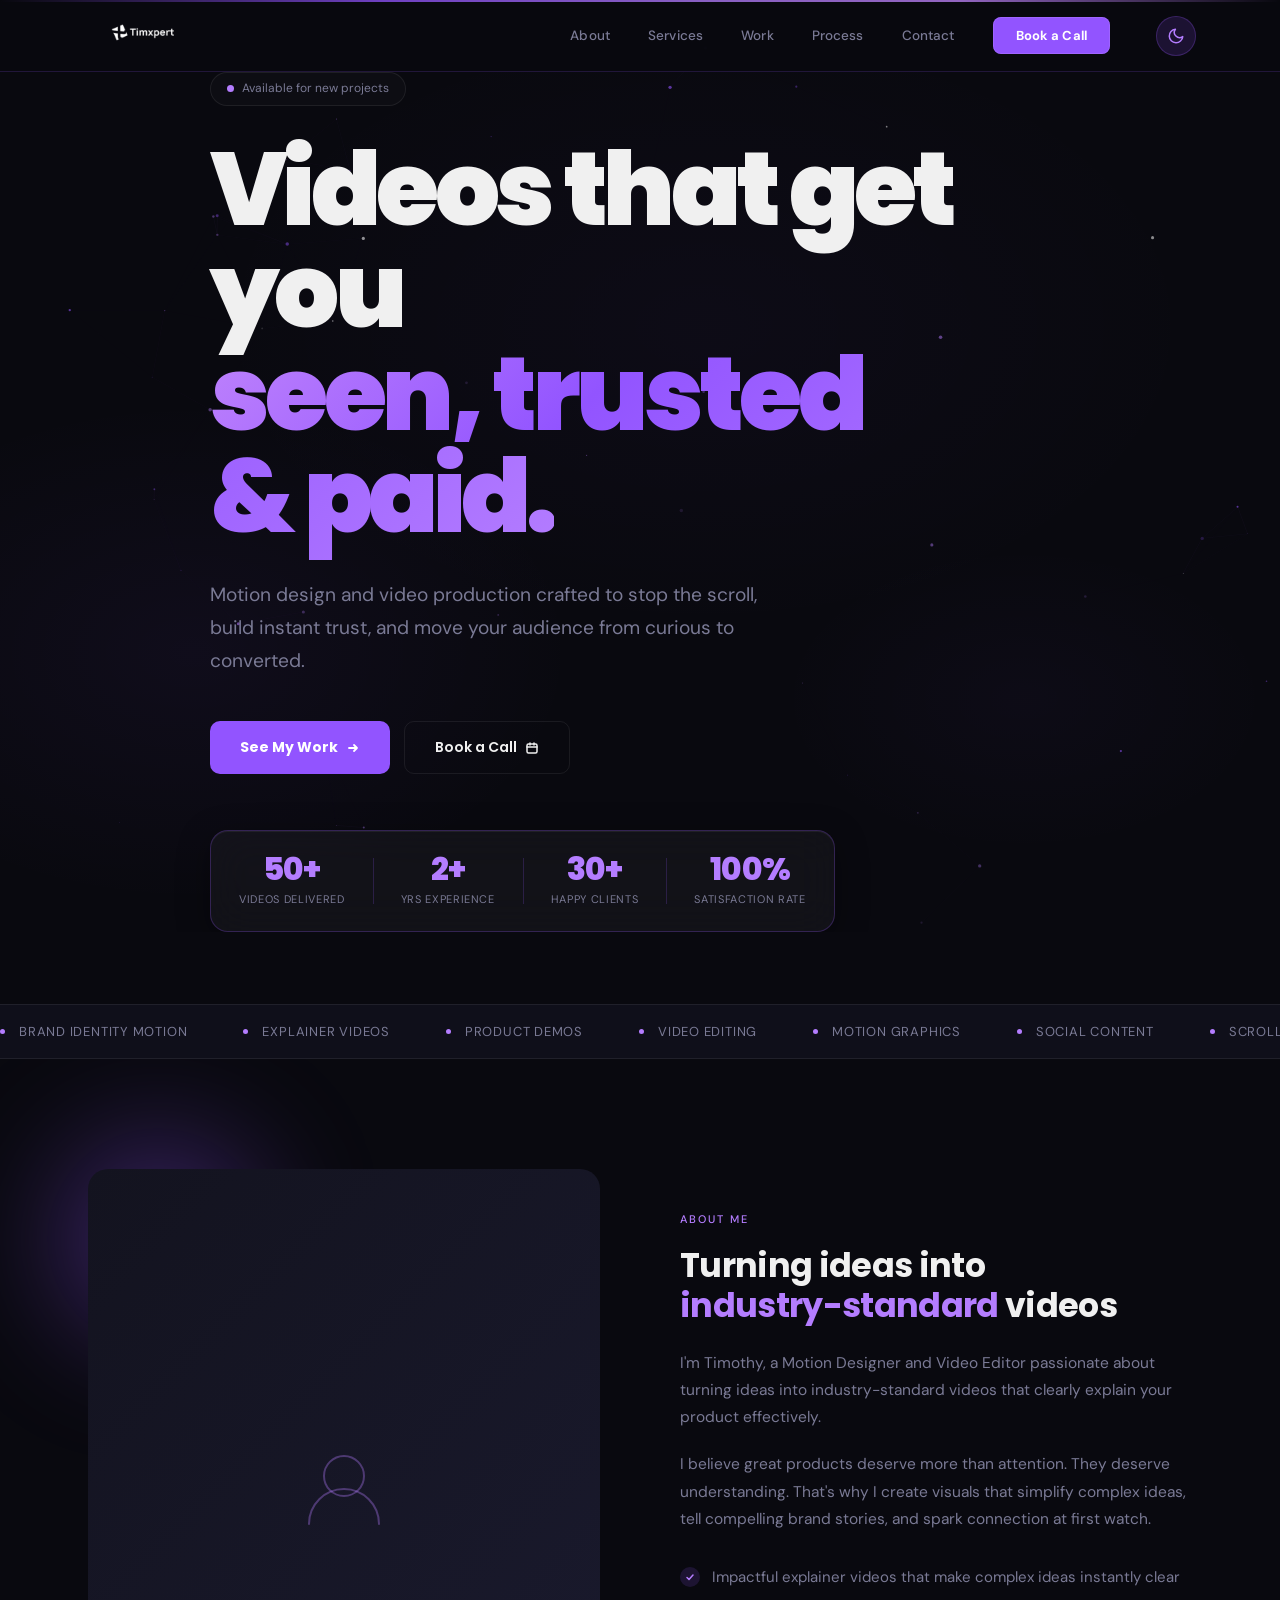
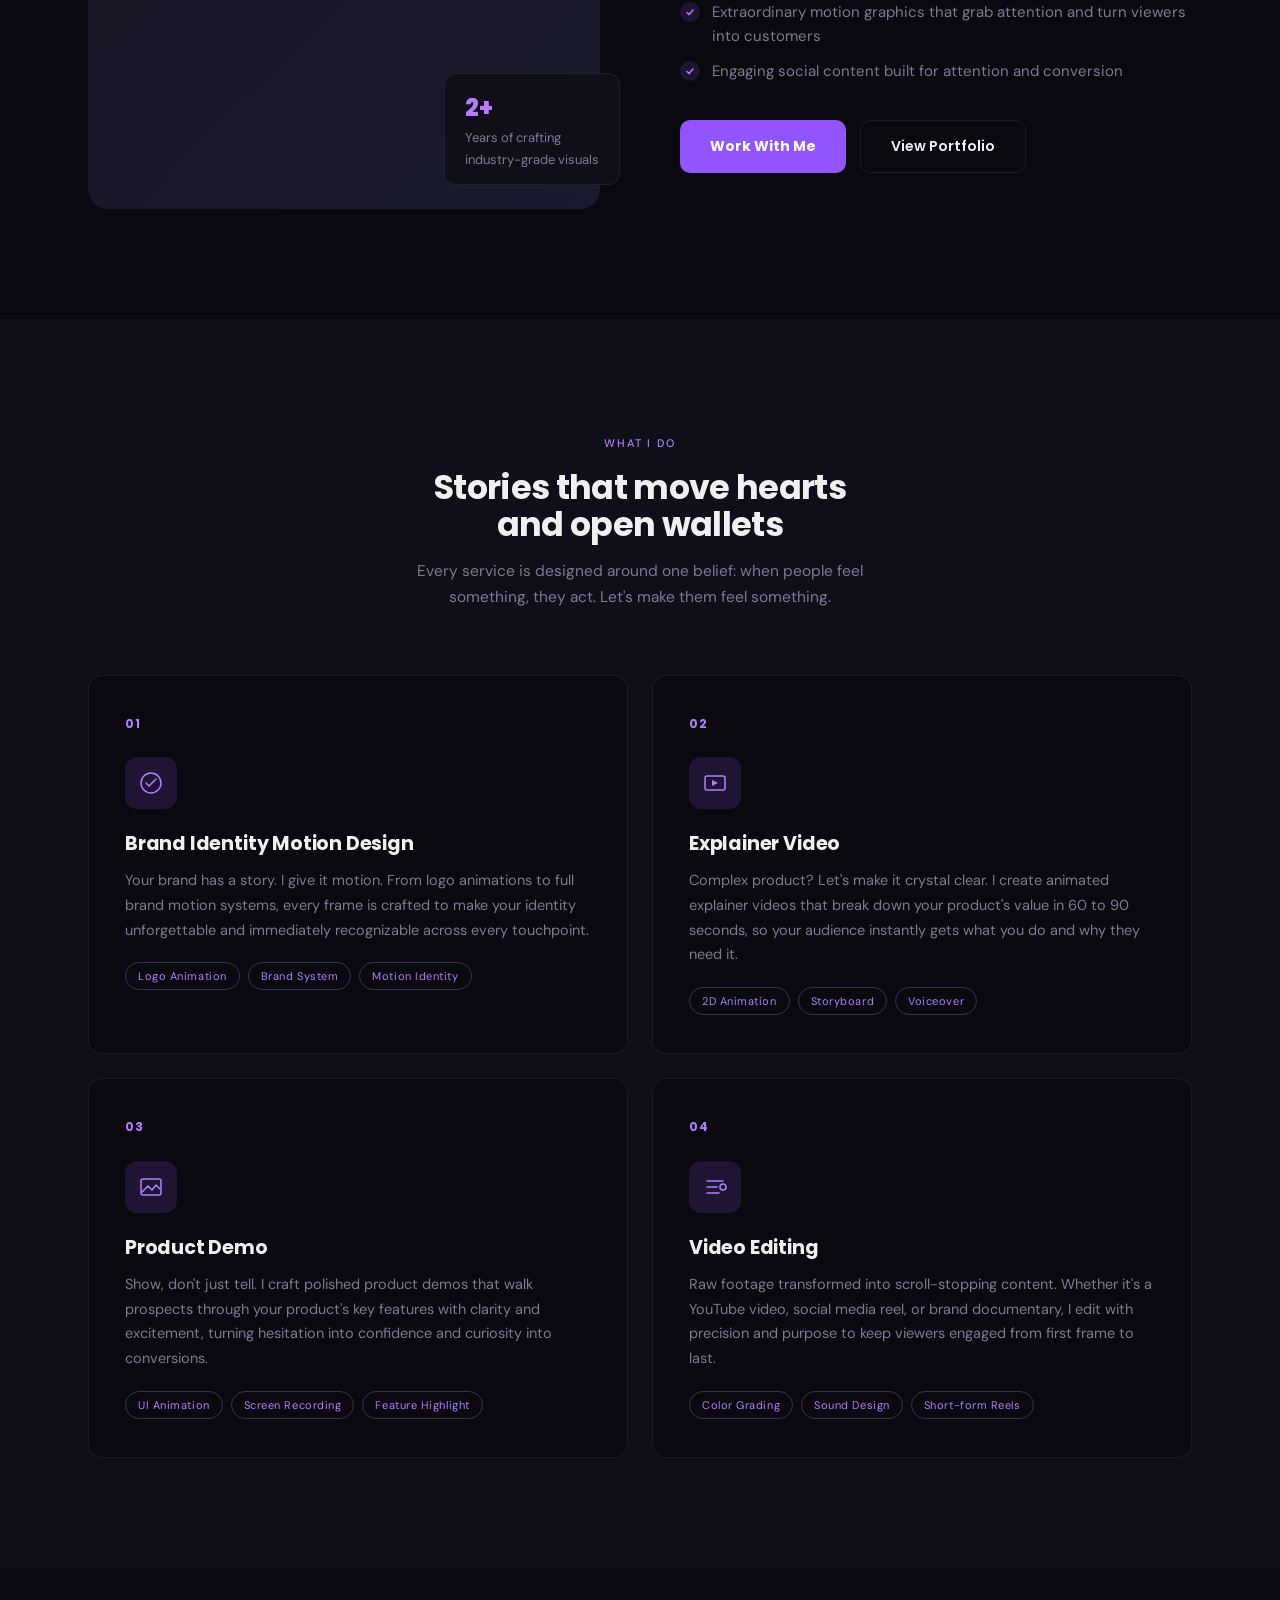
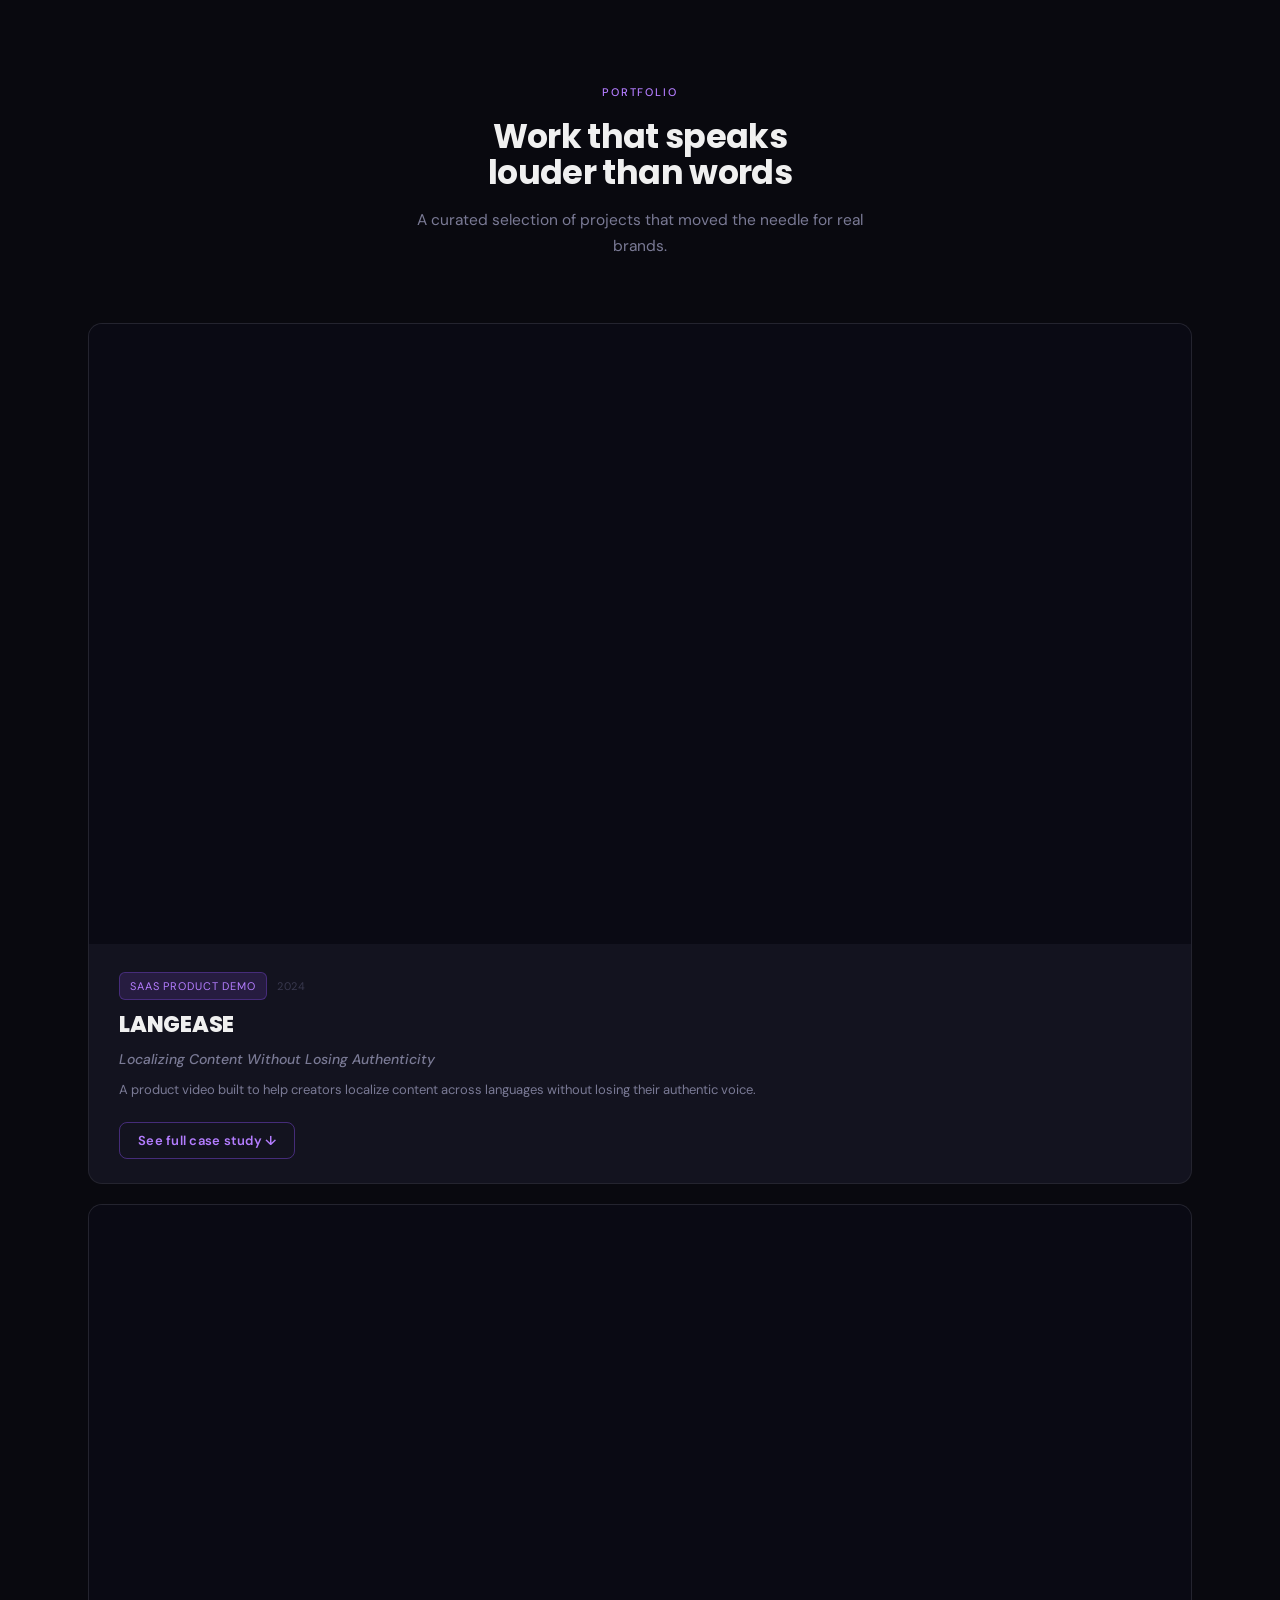
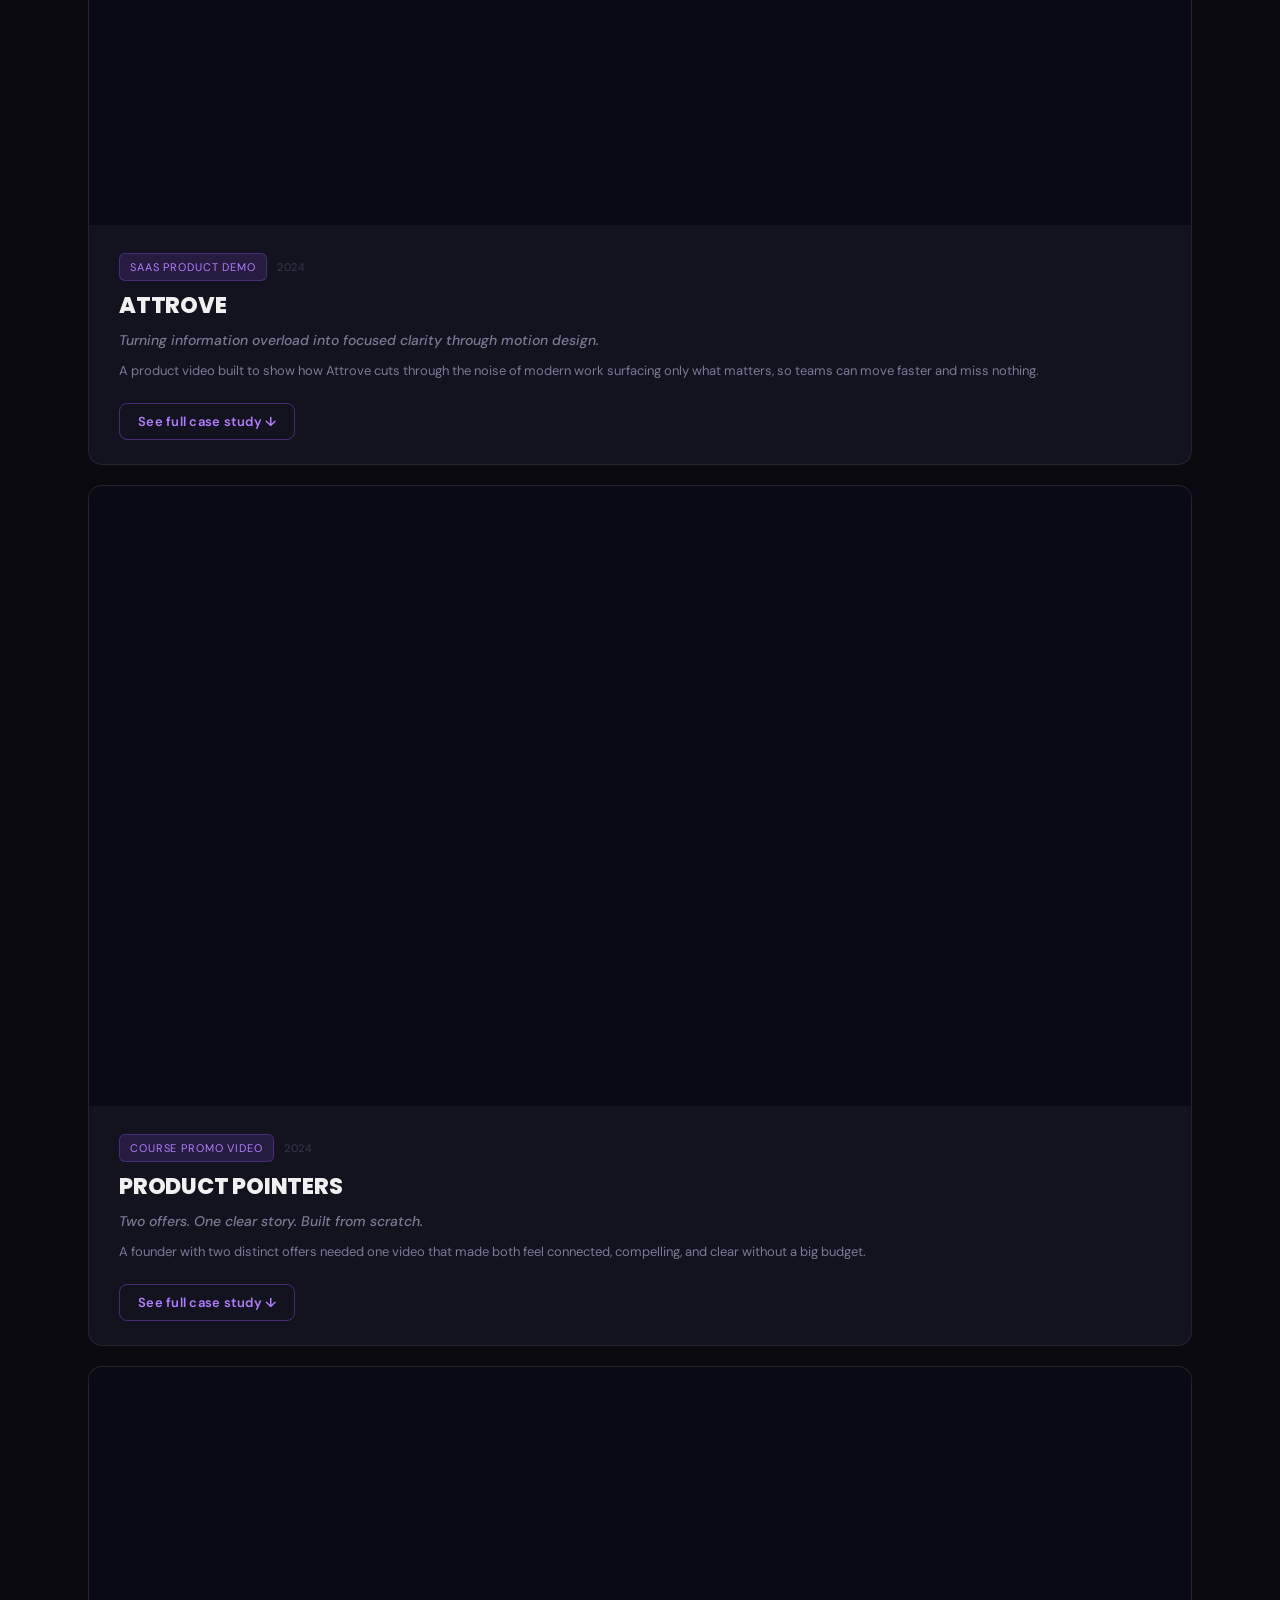
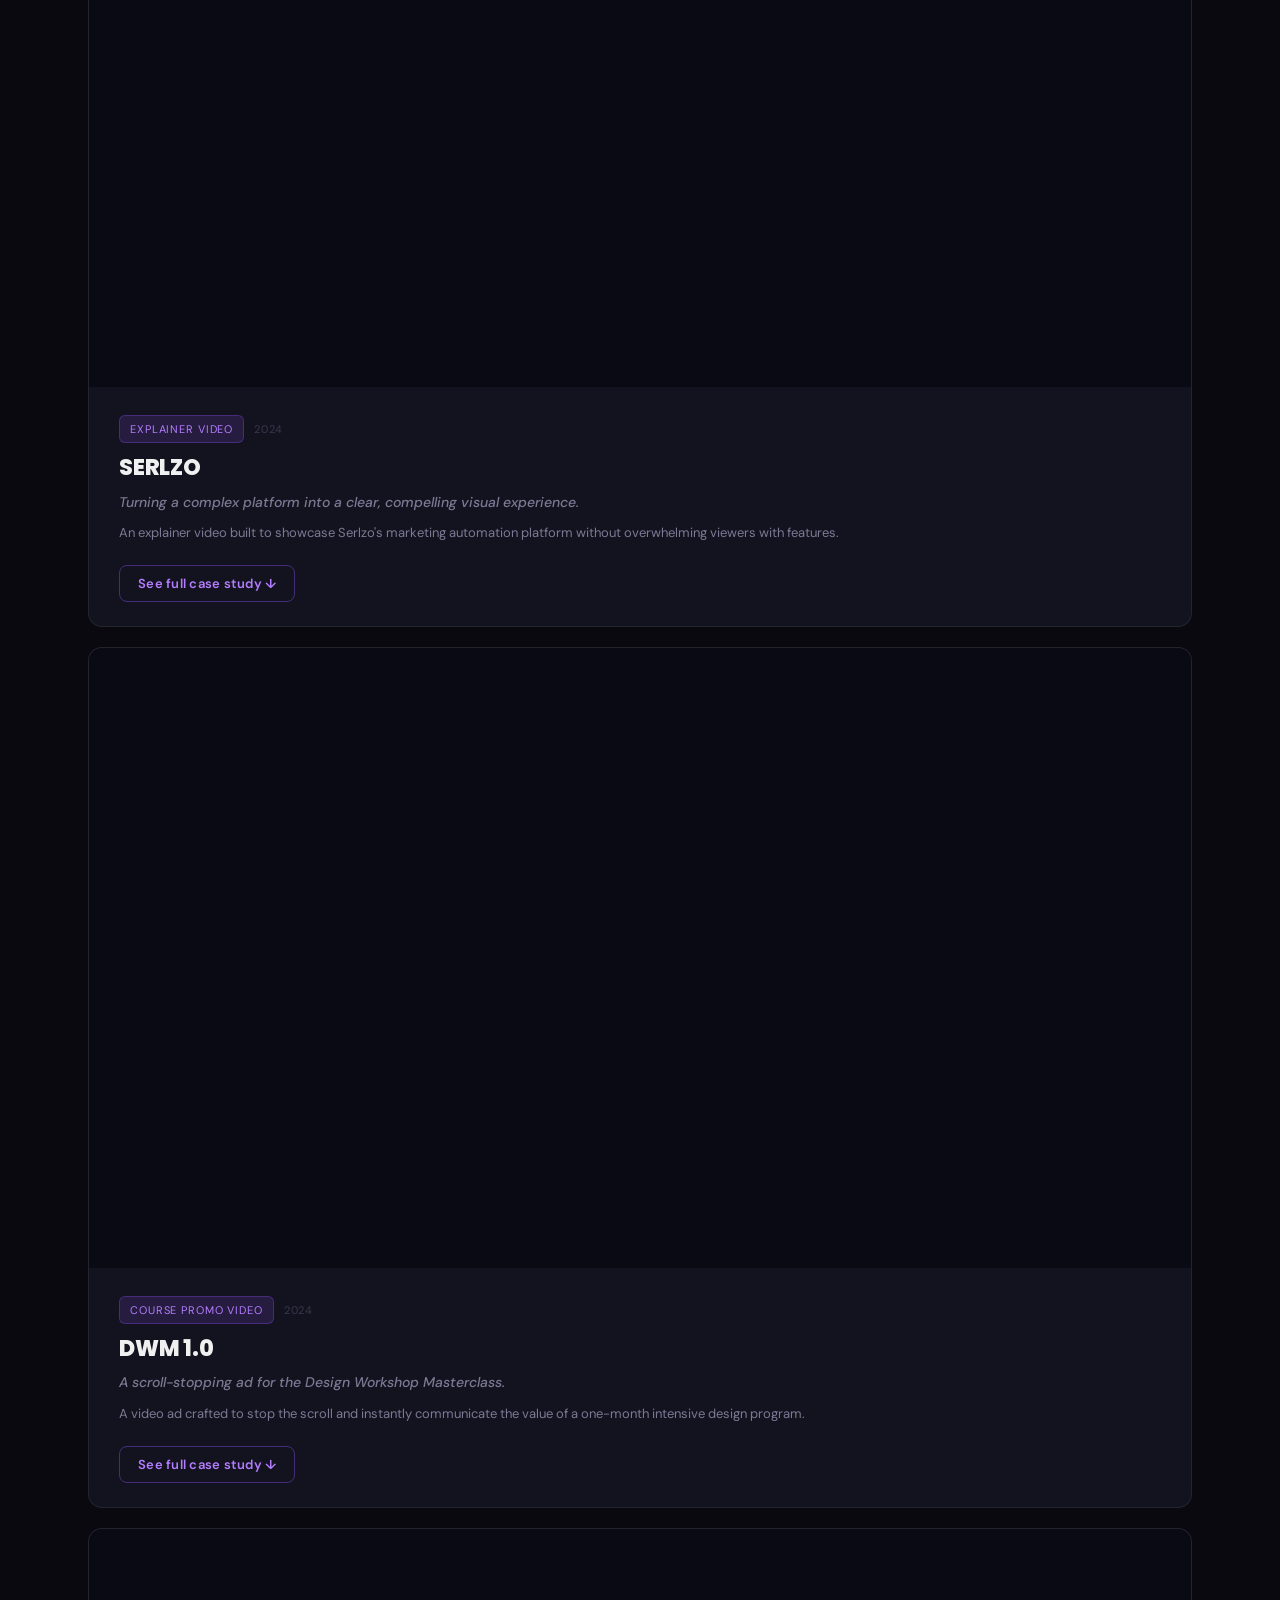
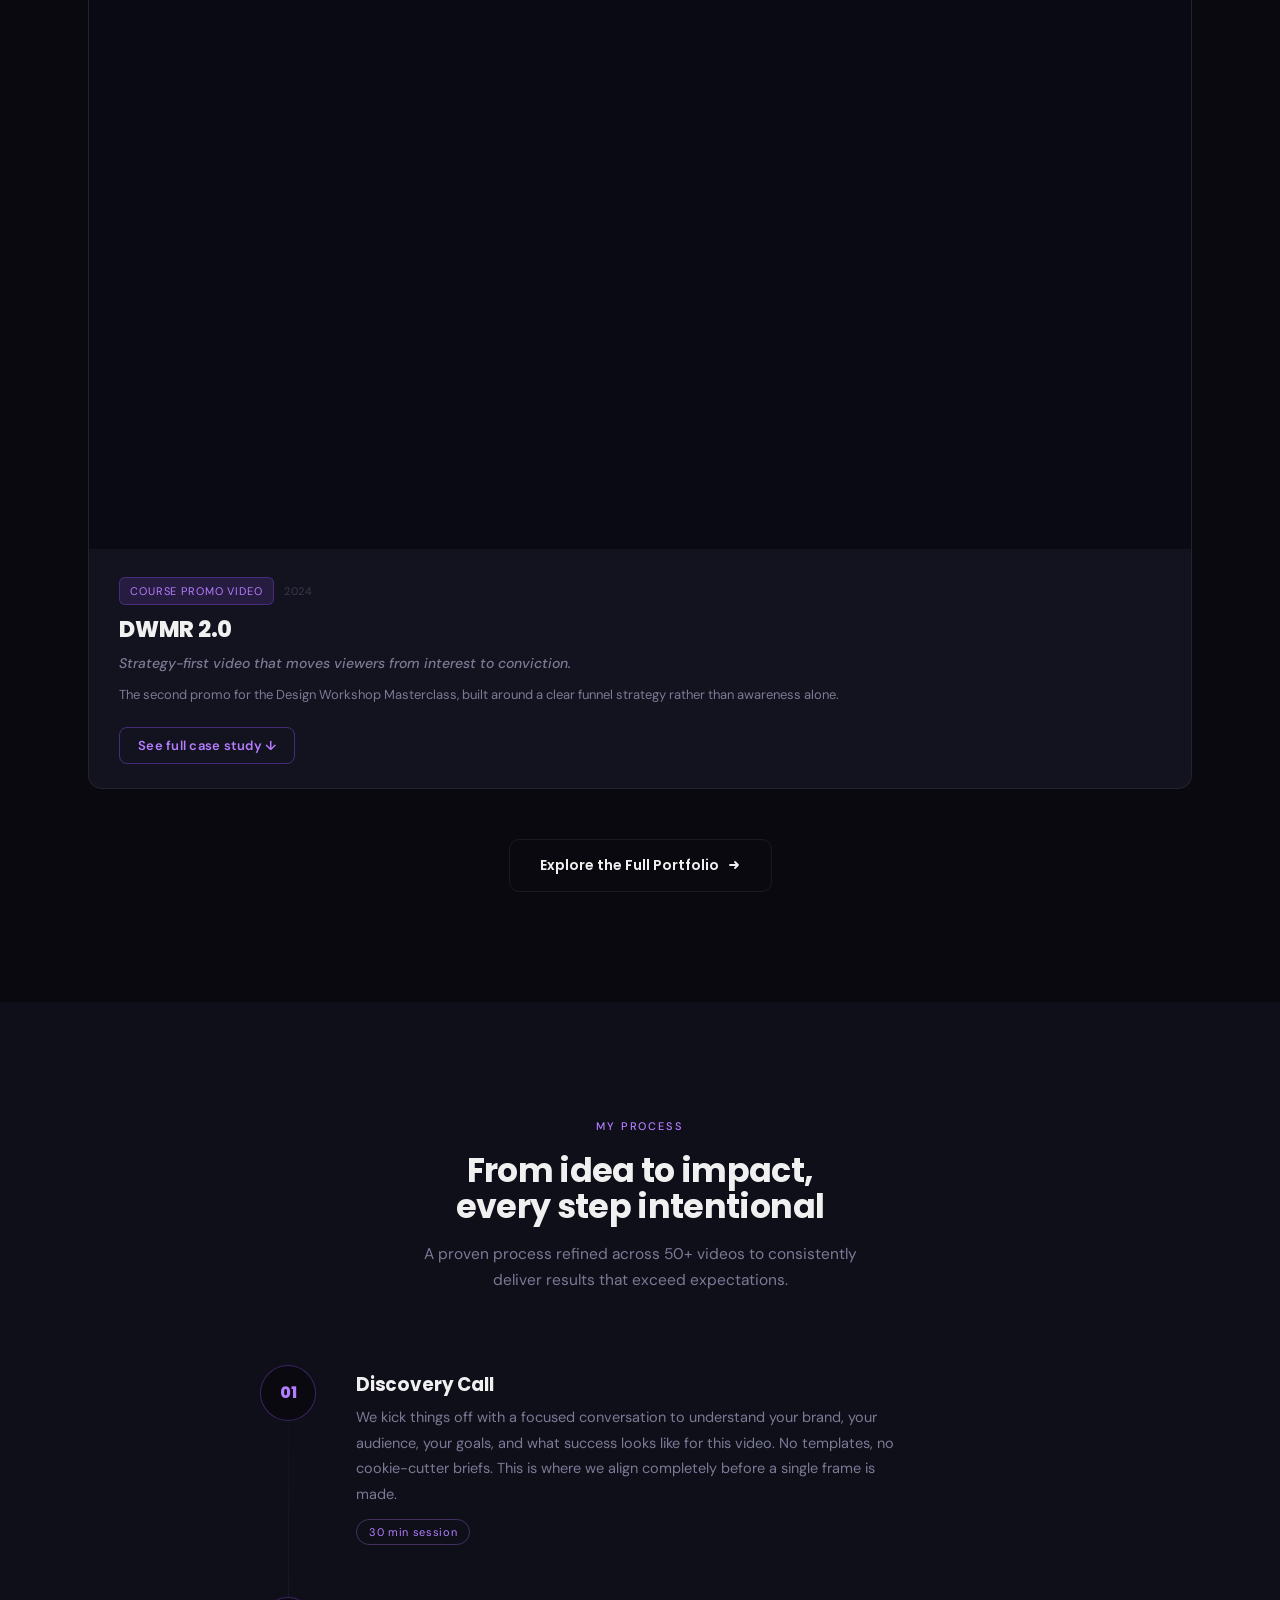
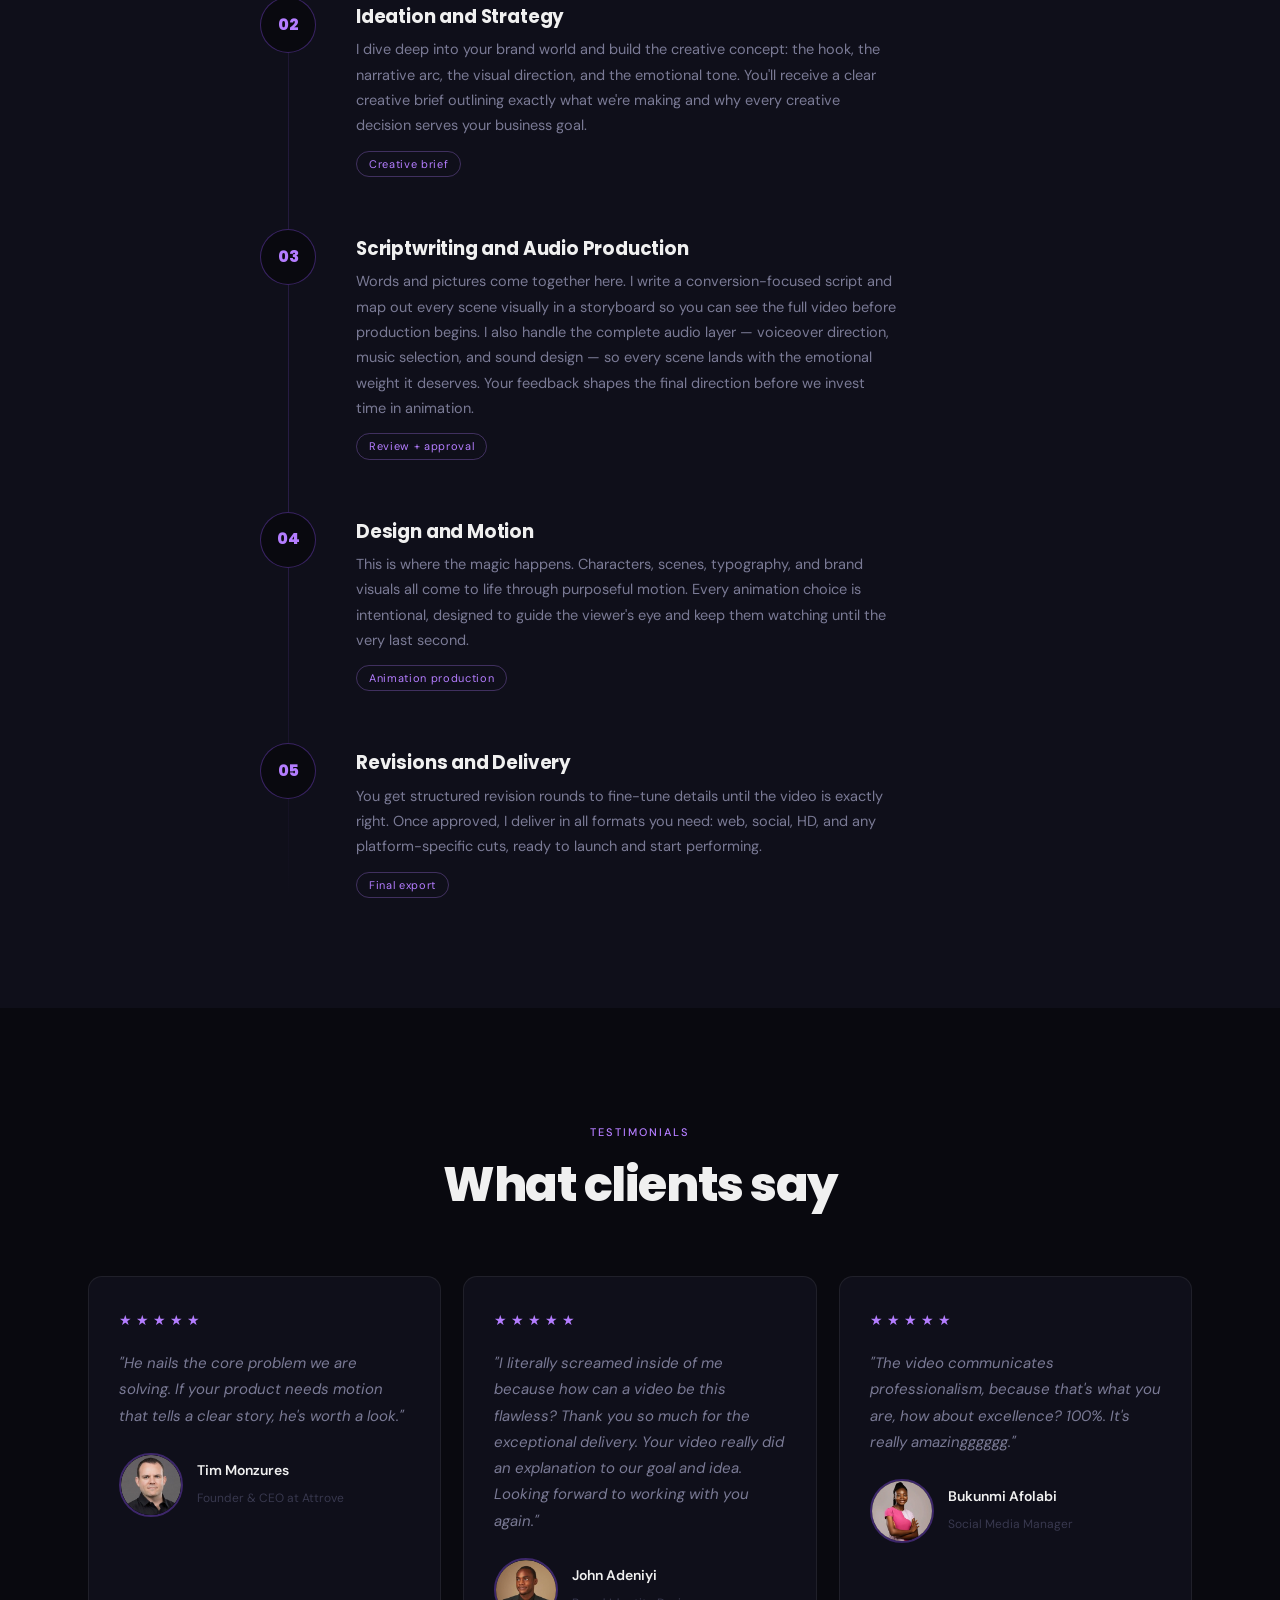
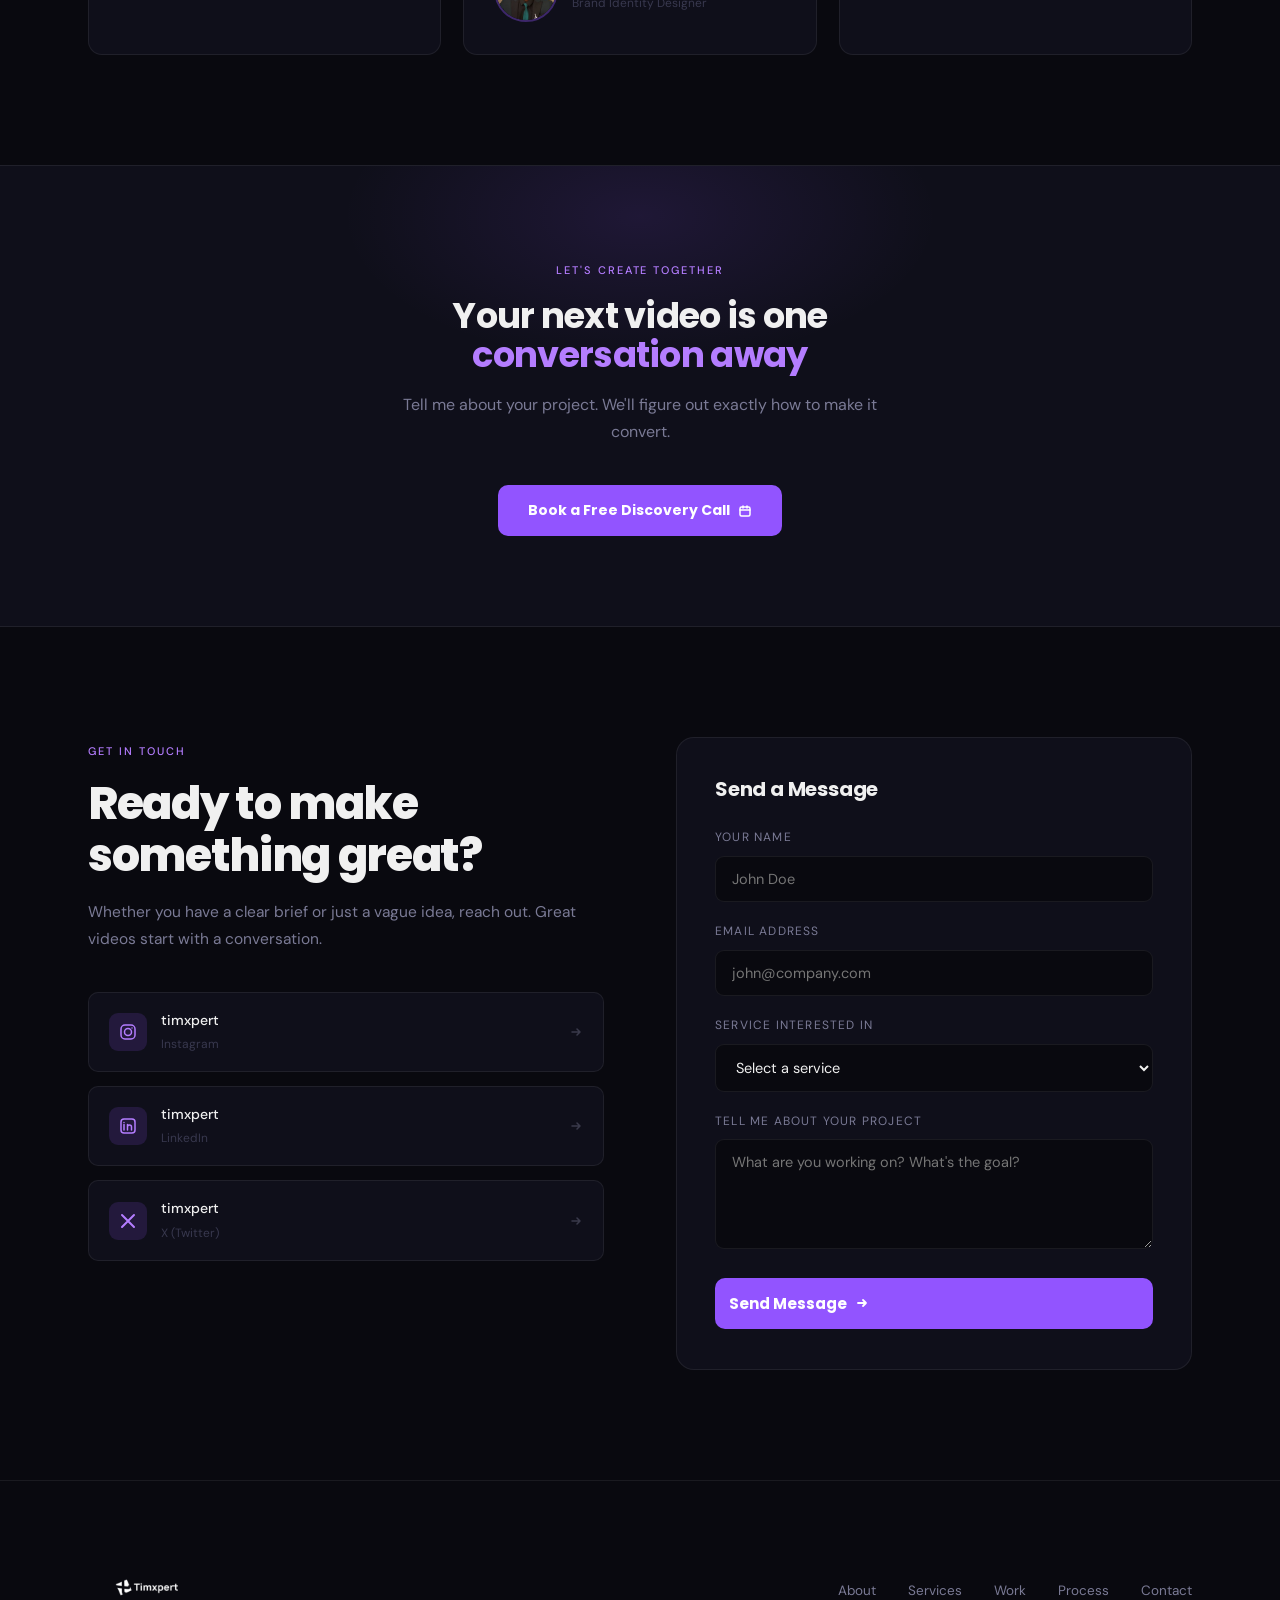
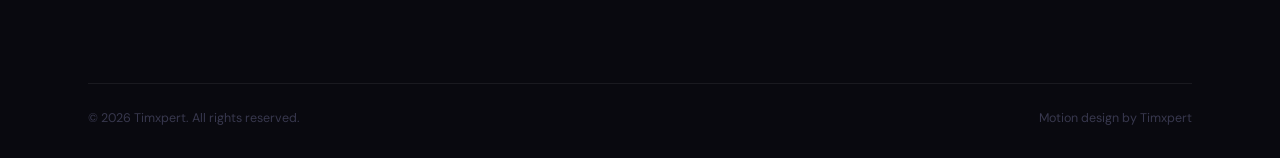
<file: portfolio (1).html>
<!DOCTYPE html>
<html lang="en">
<head>
  <meta charset="UTF-8" />
  <meta name="viewport" content="width=device-width, initial-scale=1.0" />
  <meta name="description" content="Timxpert | Motion Design & Video Production. Videos that get you seen, trusted & paid. Brand identity motion, explainer videos, product demos and video editing." />
  <meta name="keywords" content="motion design, video production, explainer video, brand identity, product demo, video editing, Timothy" />
  <meta name="author" content="Timothy | Timxpert" />
  <meta property="og:title" content="Timxpert | Motion Design & Video Production" />
  <meta property="og:description" content="Videos that get you seen, trusted & paid." />
  <meta property="og:type" content="website" />
  <meta name="twitter:card" content="summary_large_image" />
  <meta name="twitter:site" content="@timxpert" />
  <title>Timxpert | Motion Design & Video Production</title>

  <!-- Structured Data -->
  <script type="application/ld+json">
  {
    "@context": "https://schema.org",
    "@type": "Person",
    "name": "Timothy",
    "jobTitle": "Motion Designer & Video Editor",
    "url": "https://timxpert.com",
    "sameAs": [
      "https://www.instagram.com/timxpert",
      "https://www.linkedin.com/in/timothy-goodness-367708274",
      "https://x.com/timxpert"
    ]
  }
  </script>

  <link rel="preconnect" href="https://fonts.googleapis.com" />
  <link rel="preconnect" href="https://fonts.gstatic.com" crossorigin />
  <link href="https://fonts.googleapis.com/css2?family=Poppins:wght@300;400;500;600;700;800&family=DM+Sans:wght@300;400;500&display=swap" rel="stylesheet" />

  <style>
    /* =============================================
       CSS VARIABLES - Astra Motion Color System
    ============================================= */
    :root {
      --bg-dark:     #09090f;
      --bg-card:     #0f0f1a;
      --bg-card2:    #13131f;
      --accent:      #9254FF;
      --accent-dim:  rgba(146,84,255,0.15);
      --accent-glow: rgba(146,84,255,0.35);
      --purple:      #9254FF;
      --purple-light:#b47dff;
      --purple-dim:  rgba(146,84,255,0.15);
      --purple-glow: rgba(146,84,255,0.35);
      --text-primary:#f0f0f0;
      --text-muted:  #7a7a95;
      --text-dim:    #38384e;
      --border:      rgba(255,255,255,0.07);
      --border-purple:rgba(146,84,255,0.25);
      --font-display:"Poppins", sans-serif;
      --font-heading:"Poppins", sans-serif;
      --font-body:   "DM Sans", sans-serif;
      --radius:      14px;
      --nav-h:       72px;
      --transition:  0.35s cubic-bezier(.4,0,.2,1);
    }

    /* =============================================
       RESET & BASE
    ============================================= */
    *, *::before, *::after { box-sizing: border-box; margin: 0; padding: 0; }
    html { scroll-behavior: smooth; }
    body {
      background: var(--bg-dark);
      color: var(--text-primary);
      font-family: var(--font-body);
      font-size: 16px;
      line-height: 1.65;
      overflow-x: hidden;
    }
    a { color: inherit; text-decoration: none; }
    img { max-width: 100%; display: block; }
    ul { list-style: none; }

    /* =============================================
       SCROLLBAR
    ============================================= */
    ::-webkit-scrollbar { width: 5px; }
    ::-webkit-scrollbar-track { background: var(--bg-dark); }
    ::-webkit-scrollbar-thumb { background: var(--text-dim); border-radius: 4px; }

    /* =============================================
       UTILITY
    ============================================= */
    .container {
      max-width: 1160px;
      margin: 0 auto;
      padding: 0 28px;
    }
    .section-label {
      display: inline-flex;
      align-items: center;
      gap: 8px;
      font-family: var(--font-body);
      font-size: 11px;
      font-weight: 500;
      letter-spacing: 0.18em;
      text-transform: uppercase;
      color: var(--purple-light);
      margin-bottom: 18px;
    }
    .section-label::before {
      display: none;
    }
    h2,h3,h4 { font-family: var(--font-display); line-height: 1.1; }
    h1 { font-family: var(--font-heading); line-height: 1.08; }

    /* =============================================
       NAVIGATION
    ============================================= */
    #navbar {
      position: fixed;
      top: 0; left: 0; right: 0;
      z-index: 100;
      height: var(--nav-h);
      display: flex;
      align-items: center;
      background: rgba(9,9,15,0.82);
      backdrop-filter: blur(18px);
      border-bottom: 1px solid rgba(146,84,255,0.18);
      transition: background var(--transition), border-color var(--transition), box-shadow var(--transition);
    }
    #navbar::before {
      content: '';
      position: absolute;
      top: 0; left: 0; right: 0;
      height: 2px;
      background: linear-gradient(90deg, transparent 0%, #9254FF 30%, #b47dff 55%, #c084fc 75%, transparent 100%);
      opacity: 0.75;
    }
    #navbar.scrolled {
      background: rgba(9,9,15,0.96);
      backdrop-filter: blur(24px);
      border-bottom: 1px solid rgba(146,84,255,0.28);
      box-shadow: 0 4px 32px rgba(146,84,255,0.08);
    }
    .nav-inner {
      display: flex;
      align-items: center;
      justify-content: space-between;
      width: 100%;
    }
    .nav-logo {
      font-family: var(--font-display);
      font-weight: 800;
      font-size: 1.35rem;
      letter-spacing: -0.02em;
      color: var(--text-primary);
      flex-shrink: 0;
    }
    .nav-logo span { color: var(--purple-light); }
    .nav-links {
      display: flex;
      align-items: center;
      gap: 38px;
    }
    .nav-links a {
      font-size: 13.5px;
      font-weight: 500;
      color: var(--text-muted);
      transition: color var(--transition);
      letter-spacing: 0.01em;
    }
    .nav-links a:hover { color: var(--text-primary); }
    .nav-cta {
      background: var(--purple);
      color: #fff !important;
      font-weight: 700 !important;
      padding: 9px 22px;
      border-radius: 8px;
      font-size: 13px !important;
      transition: background var(--transition) !important;
      border: 1px solid rgba(180,125,255,0.4);
    }
    .nav-cta:hover { background: var(--purple-light) !important; opacity: 1 !important; }

    /* Hamburger - hidden on desktop, shown on mobile */
    .hamburger {
      display: none;
      flex-direction: column;
      justify-content: center;
      gap: 5px;
      cursor: pointer;
      padding: 8px;
      background: transparent;
      border: none;
      border-radius: 6px;
      transition: background var(--transition);
      flex-shrink: 0;
    }
    .hamburger:hover { background: rgba(146,84,255,0.1); }
    .hamburger span {
      display: block;
      width: 22px;
      height: 2px;
      background: var(--text-primary);
      border-radius: 2px;
      transition: transform 0.35s cubic-bezier(.4,0,.2,1), opacity 0.2s ease;
      transform-origin: center;
    }
    /* Animated X when open */
    .hamburger.open span:nth-child(1) { transform: translateY(7px) rotate(45deg); }
    .hamburger.open span:nth-child(2) { opacity: 0; transform: scaleX(0); }
    .hamburger.open span:nth-child(3) { transform: translateY(-7px) rotate(-45deg); }

    /* Mobile menu - slide-down panel */
    .mobile-menu {
      display: none;
      position: fixed;
      top: var(--nav-h); left: 0; right: 0;
      background: rgba(9,9,15,0.98);
      backdrop-filter: blur(24px);
      padding: 28px 28px 36px;
      z-index: 99;
      border-bottom: 1px solid rgba(146,84,255,0.25);
      flex-direction: column;
      gap: 6px;
      box-shadow: 0 20px 60px rgba(0,0,0,0.5);
    }
    .mobile-menu.open { display: flex; }
    .mobile-menu a {
      font-family: var(--font-display);
      font-size: 1.15rem;
      font-weight: 600;
      color: var(--text-muted);
      transition: color var(--transition), background var(--transition), padding-left var(--transition);
      padding: 12px 16px;
      border-radius: 10px;
    }
    .mobile-menu a:hover {
      color: var(--text-primary);
      background: rgba(146,84,255,0.08);
      padding-left: 22px;
    }
    .mobile-menu .nav-cta {
      display: block;
      text-align: center;
      font-size: 1rem !important;
      padding: 14px 28px !important;
      color: #fff !important;
      margin-top: 10px;
      background: var(--purple) !important;
    }
    .mobile-menu .nav-cta:hover {
      background: var(--purple-light) !important;
      padding-left: 28px !important;
    }
    /* Mobile bottom nav bar */
    .mobile-bottom-nav {
      display: none;
      position: fixed;
      bottom: 0; left: 0; right: 0;
      z-index: 100;
      background: rgba(9,9,15,0.97);
      backdrop-filter: blur(20px);
      border-top: 1px solid rgba(146,84,255,0.2);
      padding: 10px 0 max(10px, env(safe-area-inset-bottom));
      justify-content: space-around;
      align-items: center;
    }
    .mobile-bottom-nav a {
      display: flex;
      flex-direction: column;
      align-items: center;
      gap: 4px;
      font-size: 10px;
      font-weight: 600;
      color: var(--text-dim);
      letter-spacing: 0.04em;
      text-transform: uppercase;
      transition: color var(--transition);
      padding: 4px 10px;
      border-radius: 8px;
    }
    .mobile-bottom-nav a:hover,
    .mobile-bottom-nav a.active { color: var(--purple-light); }
    .mobile-bottom-nav svg { width: 20px; height: 20px; }


    /* =============================================
       CANVAS BACKGROUND (hero)
    ============================================= */
    #hero-canvas {
      position: absolute;
      inset: 0;
      width: 100%; height: 100%;
      pointer-events: none;
      z-index: 0;
    }

    /* =============================================
       HERO SECTION
    ============================================= */
    #hero {
      position: relative;
      min-height: 100vh;
      display: flex;
      align-items: center;
      overflow: hidden;
      padding-top: var(--nav-h);
    }
    .hero-bg-gradient {
      position: absolute;
      inset: 0;
      background:
        radial-gradient(ellipse 65% 55% at 55% 35%, rgba(146,84,255,0.03) 0%, transparent 60%),
        radial-gradient(ellipse 50% 45% at 15% 70%, rgba(146,84,255,0.05) 0%, transparent 60%),
        radial-gradient(ellipse 35% 30% at 80% 75%, rgba(146,84,255,0.03) 0%, transparent 55%);
      z-index: 1;
    }
    .hero-content {
      position: relative;
      z-index: 2;
      max-width: 860px;
    }
    .hero-badge {
      display: inline-flex;
      align-items: center;
      gap: 8px;
      border: 1px solid var(--border);
      border-radius: 100px;
      padding: 6px 16px;
      font-size: 12px;
      color: var(--text-muted);
      margin-bottom: 32px;
      background: rgba(255,255,255,0.02);
    }
    .hero-badge .dot {
      width: 7px; height: 7px;
      border-radius: 50%;
      background: var(--purple-light);
      animation: pulse-dot 2s infinite;
    }
    @keyframes pulse-dot {
      0%,100% { opacity: 1; transform: scale(1); }
      50% { opacity: 0.5; transform: scale(0.75); }
    }
    .hero-title {
      font-size: clamp(3.2rem, 8vw, 6.8rem);
      font-weight: 900;
      letter-spacing: -0.045em;
      line-height: 1.0;
      margin-bottom: 32px;
      color: var(--text-primary);
    }
    .hero-title .accent {
      background: linear-gradient(135deg, #c084fc 0%, #9254FF 40%, #b47dff 100%);
      -webkit-background-clip: text;
      -webkit-text-fill-color: transparent;
      background-clip: text;
      display: inline;
    }
    [data-theme="light"] .hero-title .accent {
      background: linear-gradient(135deg, #7c3aed 0%, #5b21b6 50%, #8b5cf6 100%);
      -webkit-background-clip: text;
      -webkit-text-fill-color: transparent;
      background-clip: text;
    }
    .hero-subtitle {
      font-size: clamp(1rem, 2vw, 1.2rem);
      color: var(--text-muted);
      max-width: 560px;
      margin-bottom: 44px;
      font-weight: 400;
      line-height: 1.7;
    }
    .hero-actions {
      display: flex;
      flex-wrap: wrap;
      gap: 14px;
      margin-bottom: 56px;
    }
    .btn-primary {
      display: inline-flex;
      align-items: center;
      gap: 8px;
      background: var(--purple);
      color: #fff;
      font-family: var(--font-display);
      font-weight: 700;
      font-size: 14px;
      padding: 14px 30px;
      border-radius: 10px;
      transition: opacity var(--transition), transform var(--transition);
      cursor: pointer;
      border: none;
    }
    .btn-primary:hover { opacity: 0.85; transform: translateY(-2px); }
    .btn-secondary {
      display: inline-flex;
      align-items: center;
      gap: 8px;
      background: transparent;
      color: var(--text-primary);
      font-family: var(--font-display);
      font-weight: 600;
      font-size: 14px;
      padding: 14px 30px;
      border-radius: 10px;
      border: 1px solid var(--border);
      transition: border-color var(--transition), background var(--transition);
      cursor: pointer;
    }
    .btn-secondary:hover {
      border-color: var(--purple-light);
      background: var(--purple-dim);
    }

    /* Stats glassmorphism card */
    .hero-stats {
      display: inline-flex;
      flex-wrap: wrap;
      gap: 0;
      background: rgba(255,255,255,0.04);
      backdrop-filter: blur(20px);
      -webkit-backdrop-filter: blur(20px);
      border: 1px solid rgba(146,84,255,0.25);
      border-radius: 18px;
      padding: 22px 28px;
      box-shadow: 0 8px 32px rgba(0,0,0,0.35), inset 0 1px 0 rgba(255,255,255,0.06);
      margin-bottom: 0;
    }
    .stat {
      display: flex;
      flex-direction: column;
      align-items: center;
      text-align: center;
      gap: 5px;
      padding: 0 28px;
      position: relative;
    }
    .stat + .stat::before {
      content: '';
      position: absolute;
      left: 0; top: 8%; bottom: 8%;
      width: 1px;
      background: rgba(146,84,255,0.2);
    }
    .stat:first-child { padding-left: 0; }
    .stat:last-child  { padding-right: 0; }
    .stat-number {
      font-family: var(--font-display);
      font-weight: 800;
      font-size: 2rem;
      color: var(--purple-light);
      letter-spacing: -0.03em;
      line-height: 1;
    }
    .stat-label {
      font-size: 11px;
      color: var(--text-muted);
      letter-spacing: 0.06em;
      text-transform: uppercase;
    }
    .hero-image-wrapper {
      position: absolute;
      right: -40px; bottom: 0;
      width: clamp(280px, 45vw, 560px);
      z-index: 2;
      opacity: 0.95;
    }

    /* =============================================
       MARQUEE / TICKER
    ============================================= */
    .marquee-section {
      border-top: 1px solid var(--border);
      border-bottom: 1px solid var(--border);
      overflow: hidden;
      padding: 16px 0;
      background: var(--bg-card);
      margin-top: 72px;
    }
    .marquee-track {
      display: flex;
      gap: 56px;
      animation: marquee 22s linear infinite;
      width: max-content;
    }
    .marquee-item {
      display: flex;
      align-items: center;
      gap: 14px;
      font-size: 13px;
      color: var(--text-muted);
      letter-spacing: 0.06em;
      text-transform: uppercase;
      white-space: nowrap;
    }
    .marquee-dot {
      width: 5px; height: 5px;
      border-radius: 50%;
      background: var(--purple-light);
    }
    @keyframes marquee {
      from { transform: translateX(0); }
      to   { transform: translateX(-50%); }
    }

    /* =============================================
       ABOUT SECTION
    ============================================= */
    #about {
      padding: 110px 0;
    }
    .about-grid {
      display: grid;
      grid-template-columns: 1fr 1fr;
      gap: 80px;
      align-items: center;
    }
    .about-visual {
      position: relative;
    }
    .about-photo-container {
      position: relative;
      border-radius: 20px;
      overflow: hidden;
      aspect-ratio: 4/5;
      background: var(--bg-card2);
    }
    .about-photo-placeholder {
      width: 100%;
      height: 100%;
      background: linear-gradient(135deg, var(--bg-card2) 0%, #1a1a2e 100%);
      display: flex;
      align-items: center;
      justify-content: center;
      color: var(--text-dim);
      font-size: 80px;
    }
    .about-glow {
      position: absolute;
      top: -30px; left: -30px;
      width: 200px; height: 200px;
      border-radius: 50%;
      background: var(--purple-glow);
      filter: blur(60px);
      z-index: -1;
    }
    .about-badge-float {
      position: absolute;
      bottom: 24px; right: -20px;
      background: var(--bg-card);
      border: 1px solid var(--border);
      border-radius: 12px;
      padding: 14px 20px;
      font-size: 13px;
      color: var(--text-muted);
    }
    .about-badge-float strong {
      display: block;
      font-family: var(--font-display);
      font-size: 1.5rem;
      color: var(--purple-light);
      font-weight: 800;
    }
    .about-content h2 {
      font-size: clamp(1.5rem, 2.6vw, 2.1rem);
      font-weight: 700;
      letter-spacing: -0.02em;
      margin-bottom: 24px;
      line-height: 1.2;
    }
    .about-content p {
      color: var(--text-muted);
      margin-bottom: 20px;
      font-size: 15.5px;
      line-height: 1.75;
    }
    .about-skills {
      margin-top: 32px;
      display: flex;
      flex-direction: column;
      gap: 10px;
    }
    .skill-item {
      display: flex;
      align-items: flex-start;
      gap: 12px;
      font-size: 15px;
      color: var(--text-muted);
    }
    .skill-icon {
      width: 20px; height: 20px;
      background: var(--purple-dim);
      border-radius: 50%;
      display: flex;
      align-items: center;
      justify-content: center;
      flex-shrink: 0;
      margin-top: 2px;
    }
    .skill-icon svg { width: 10px; height: 10px; }

    /* =============================================
       SERVICES SECTION
    ============================================= */
    #services {
      padding: 110px 0;
      background: var(--bg-card);
    }
    .services-header {
      text-align: center;
      margin-bottom: 64px;
    }
    .services-header h2 {
      font-size: clamp(1.5rem, 2.6vw, 2.1rem);
      font-weight: 700;
      letter-spacing: -0.02em;
      margin-bottom: 16px;
    }
    .services-header p {
      color: var(--text-muted);
      max-width: 480px;
      margin: 0 auto;
      font-size: 15.5px;
    }
    .services-grid {
      display: grid;
      grid-template-columns: repeat(2, 1fr);
      gap: 24px;
    }
    .service-card {
      background: var(--bg-dark);
      border: 1px solid var(--border);
      border-radius: var(--radius);
      padding: 38px 36px;
      position: relative;
      overflow: hidden;
      transition: border-color var(--transition), transform var(--transition);
      cursor: default;
    }
    .service-card::before {
      content: '';
      position: absolute;
      inset: 0;
      background: linear-gradient(135deg, var(--purple-dim) 0%, transparent 60%);
      opacity: 0;
      transition: opacity var(--transition);
    }
    .service-card:hover { border-color: rgba(146,84,255,0.45); transform: translateY(-4px); }
    .service-card:hover::before { opacity: 1; }
    .service-number {
      font-family: var(--font-display);
      font-size: 0.75rem;
      color: var(--purple-light);
      font-weight: 700;
      letter-spacing: 0.1em;
      margin-bottom: 24px;
    }
    .service-icon {
      width: 52px; height: 52px;
      background: var(--purple-dim);
      border-radius: 12px;
      display: flex;
      align-items: center;
      justify-content: center;
      margin-bottom: 24px;
    }
    .service-icon svg { width: 26px; height: 26px; }
    .service-card h3 {
      font-size: 1.2rem;
      font-weight: 700;
      letter-spacing: -0.01em;
      margin-bottom: 14px;
      color: var(--text-primary);
    }
    .service-card p {
      font-size: 14.5px;
      color: var(--text-muted);
      line-height: 1.7;
    }
    .service-tags {
      display: flex;
      flex-wrap: wrap;
      gap: 8px;
      margin-top: 20px;
    }
    .tag {
      font-size: 11px;
      color: var(--purple-light);
      border: 1px solid rgba(180,125,255,0.3);
      border-radius: 100px;
      padding: 4px 12px;
      letter-spacing: 0.05em;
    }

    /* =============================================
       PORTFOLIO SECTION
    ============================================= */
    #portfolio {
      padding: 110px 0;
    }
    .portfolio-header {
      text-align: center;
      margin-bottom: 64px;
    }
    .portfolio-header h2 {
      font-size: clamp(1.5rem, 2.6vw, 2.1rem);
      font-weight: 700;
      letter-spacing: -0.02em;
      margin-bottom: 16px;
    }
    .portfolio-header p {
      color: var(--text-muted);
      max-width: 480px;
      margin: 0 auto;
      font-size: 15.5px;
    }
    .portfolio-grid {
      display: grid;
      grid-template-columns: repeat(3, 1fr);
      gap: 20px;
    }
    /* Langease featured card spans full width */
    .langease-card { grid-column: 1 / -1; }
    .langease-card .portfolio-label {
      position: static !important;
      display: inline-block;
      background: rgba(146,84,255,0.15);
      border: 1px solid rgba(146,84,255,0.3);
    }
    .portfolio-card {
      border-radius: var(--radius);
      overflow: hidden;
      background: var(--bg-card2);
      border: 1px solid var(--border);
      transition: transform var(--transition), border-color var(--transition);
      position: relative;
    }
    .portfolio-card:hover { transform: translateY(-6px); border-color: rgba(146,84,255,0.4); }
    .portfolio-thumb {
      aspect-ratio: 16/9;
      background: linear-gradient(135deg, #0f0f1c, #1a1a30);
      display: flex;
      align-items: center;
      justify-content: center;
      position: relative;
      overflow: hidden;
    }
    .portfolio-thumb-inner {
      width: 100%;
      height: 100%;
      position: relative;
    }
    /* animated placeholder visuals */
    .pt-1 { background: linear-gradient(135deg,#0d0d1a 0%, #161630 50%, #0a0a15 100%); }
    .pt-2 { background: linear-gradient(135deg,#0a1410 0%, #0f2018 50%, #0a0f0d 100%); }
    .pt-3 { background: linear-gradient(135deg,#150d1a 0%, #251030 50%, #0f0a15 100%); }
    .pt-4 { background: linear-gradient(135deg,#14100a 0%, #201810 50%, #0f0a08 100%); }
    .pt-5 { background: linear-gradient(135deg,#0a0d14 0%, #101630 50%, #080a14 100%); }
    .pt-6 { background: linear-gradient(135deg,#0d0a14 0%, #1a1030 50%, #0a0810 100%); }
    .play-btn {
      position: absolute;
      top: 50%; left: 50%;
      transform: translate(-50%,-50%);
      width: 52px; height: 52px;
      border-radius: 50%;
      background: rgba(146,84,255,0.95);
      display: flex;
      align-items: center;
      justify-content: center;
      transition: transform var(--transition), opacity var(--transition);
      opacity: 0;
    }
    .play-btn svg { width: 18px; height: 18px; margin-left: 3px; }
    .portfolio-card:hover .play-btn { opacity: 1; transform: translate(-50%,-50%) scale(1.08); }
    .portfolio-label {
      position: absolute;
      top: 12px; left: 12px;
      background: rgba(10,10,15,0.8);
      border: 1px solid var(--border);
      border-radius: 6px;
      font-size: 10px;
      color: var(--purple-light);
      padding: 4px 10px;
      letter-spacing: 0.08em;
      text-transform: uppercase;
    }
    .portfolio-info {
      padding: 20px 22px;
    }
    .portfolio-info h3 {
      font-size: 1rem;
      font-weight: 700;
      margin-bottom: 6px;
      color: var(--text-primary);
    }
    .portfolio-info p {
      font-size: 13px;
      color: var(--text-muted);
    }

    /* =============================================
       PROCESS SECTION
    ============================================= */
    #process {
      padding: 110px 0;
      background: var(--bg-card);
    }
    .process-header {
      text-align: center;
      margin-bottom: 72px;
    }
    .process-header h2 {
      font-size: clamp(1.5rem, 2.6vw, 2.1rem);
      font-weight: 700;
      letter-spacing: -0.02em;
      margin-bottom: 16px;
    }
    .process-header p {
      color: var(--text-muted);
      max-width: 480px;
      margin: 0 auto;
      font-size: 15.5px;
    }
    .process-timeline {
      position: relative;
      max-width: 760px;
      margin: 0 auto;
      display: flex;
      flex-direction: column;
      gap: 0;
    }
    .process-timeline::before {
      content: '';
      position: absolute;
      left: 28px;
      top: 0; bottom: 0;
      width: 1px;
      background: linear-gradient(to bottom, transparent, var(--purple-dim), rgba(146,84,255,0.2), transparent);
    }
    .process-step {
      display: flex;
      gap: 40px;
      padding: 0 0 52px 0;
      position: relative;
    }
    .process-step:last-child { padding-bottom: 0; }
    .step-number-wrap {
      flex-shrink: 0;
      position: relative;
      z-index: 1;
    }
    .step-num {
      width: 56px; height: 56px;
      border-radius: 50%;
      background: var(--bg-dark);
      border: 1px solid rgba(146,84,255,0.35);
      display: flex;
      align-items: center;
      justify-content: center;
      font-family: var(--font-display);
      font-weight: 800;
      font-size: 1rem;
      color: var(--purple-light);
      transition: background var(--transition);
    }
    .process-step:hover .step-num {
      background: var(--purple-dim);
    }
    .step-content {
      padding-top: 10px;
    }
    .step-content h3 {
      font-size: 1.15rem;
      font-weight: 700;
      margin-bottom: 10px;
      color: var(--text-primary);
      letter-spacing: -0.01em;
    }
    .step-content p {
      font-size: 14.5px;
      color: var(--text-muted);
      line-height: 1.75;
      max-width: 540px;
    }
    .step-tag {
      display: inline-block;
      margin-top: 12px;
      font-size: 11px;
      color: var(--purple-light);
      border: 1px solid rgba(180,125,255,0.3);
      border-radius: 100px;
      padding: 3px 12px;
      letter-spacing: 0.06em;
    }

    /* =============================================
       TESTIMONIALS SECTION
    ============================================= */
    #testimonials {
      padding: 110px 0;
    }
    .testi-header {
      text-align: center;
      margin-bottom: 64px;
    }
    .testi-header h2 {
      font-size: clamp(2rem, 4vw, 3rem);
      font-weight: 800;
      letter-spacing: -0.03em;
      margin-bottom: 16px;
    }
    .testi-grid {
      display: grid;
      grid-template-columns: repeat(3, 1fr);
      gap: 22px;
    }
    .testi-card {
      background: var(--bg-card);
      border: 1px solid var(--border);
      border-radius: var(--radius);
      padding: 32px 30px;
      transition: border-color var(--transition);
    }
    .testi-card:hover { border-color: rgba(180,125,255,0.25); }
    .testi-stars {
      display: flex;
      gap: 4px;
      margin-bottom: 18px;
    }
    .star { color: var(--purple-light); font-size: 14px; }
    .testi-text {
      font-size: 15px;
      color: var(--text-muted);
      line-height: 1.75;
      margin-bottom: 24px;
      font-style: italic;
    }
    .testi-author {
      display: flex;
      align-items: center;
      gap: 14px;
    }
    .author-avatar {
      width: 64px; height: 64px;
      border-radius: 50%;
      display: flex;
      align-items: center;
      justify-content: center;
      font-family: var(--font-display);
      font-weight: 700;
      font-size: 0.95rem;
      flex-shrink: 0;
      overflow: hidden;
      border: 2px solid rgba(146,84,255,0.35);
    }
    .author-avatar img {
      width: 100%;
      height: 100%;
      object-fit: cover;
      object-position: center 15%;
      display: block;
    }
    .av1 { background: linear-gradient(135deg,#1e3a2f,#2d5a42); color: #c084fc; }
    .av2 { background: linear-gradient(135deg,#1e2a3a,#2d4260); color: #6db3ff; }
    .av3 { background: linear-gradient(135deg,#2a1e3a,#4a2d6a); color: #c084fc; }
    .author-info strong {
      display: block;
      font-size: 14px;
      font-weight: 600;
      color: var(--text-primary);
      margin-bottom: 2px;
    }
    .author-info span {
      font-size: 12px;
      color: var(--text-dim);
    }

    /* =============================================
       CTA SECTION
    ============================================= */
    #cta-band {
      padding: 90px 0;
      background: var(--bg-card);
      position: relative;
      overflow: hidden;
      border-top: 1px solid var(--border);
      border-bottom: 1px solid var(--border);
    }
    #cta-band::before {
      content: '';
      position: absolute;
      top: -100px; left: 50%;
      transform: translateX(-50%);
      width: 600px; height: 300px;
      border-radius: 50%;
      background: radial-gradient(ellipse, rgba(146,84,255,0.12) 0%, transparent 70%);
      pointer-events: none;
    }
    .cta-inner {
      text-align: center;
      position: relative;
      z-index: 1;
    }
    .cta-inner h2 {
      font-size: clamp(1.5rem, 2.8vw, 2.2rem);
      font-weight: 700;
      letter-spacing: -0.02em;
      margin-bottom: 18px;
    }
    .cta-inner p {
      color: var(--text-muted);
      font-size: 16px;
      max-width: 500px;
      margin: 0 auto 40px;
    }

    /* =============================================
       CONTACT SECTION
    ============================================= */
    #contact {
      padding: 110px 0;
    }
    .contact-grid {
      display: grid;
      grid-template-columns: 1fr 1fr;
      gap: 72px;
      align-items: start;
    }
    .contact-left h2 {
      font-size: clamp(2rem, 3.5vw, 2.8rem);
      font-weight: 800;
      letter-spacing: -0.03em;
      margin-bottom: 18px;
      line-height: 1.15;
    }
    .contact-left p {
      color: var(--text-muted);
      font-size: 15.5px;
      margin-bottom: 40px;
      line-height: 1.7;
    }
    .social-links {
      display: flex;
      flex-direction: column;
      gap: 14px;
    }
    .social-link {
      display: flex;
      align-items: center;
      gap: 14px;
      padding: 16px 20px;
      background: var(--bg-card);
      border: 1px solid var(--border);
      border-radius: 10px;
      color: var(--text-muted);
      font-size: 14px;
      transition: border-color var(--transition), color var(--transition), transform var(--transition);
    }
    .social-link:hover {
      border-color: var(--border-purple);
      color: var(--text-primary);
      transform: translateX(4px);
    }
    .social-icon {
      width: 38px; height: 38px;
      border-radius: 9px;
      background: var(--purple-dim);
      display: flex;
      align-items: center;
      justify-content: center;
      flex-shrink: 0;
    }
    .social-icon svg { width: 18px; height: 18px; }
    .social-handle {
      font-weight: 500;
      color: var(--text-primary);
    }
    .contact-form {
      background: var(--bg-card);
      border: 1px solid var(--border);
      border-radius: 18px;
      padding: 40px 38px;
    }
    .contact-form h3 {
      font-size: 1.25rem;
      font-weight: 700;
      margin-bottom: 28px;
      letter-spacing: -0.01em;
    }
    .form-group {
      margin-bottom: 20px;
    }
    .form-group label {
      display: block;
      font-size: 12px;
      text-transform: uppercase;
      letter-spacing: 0.1em;
      color: var(--text-muted);
      margin-bottom: 8px;
    }
    .form-group input,
    .form-group textarea,
    .form-group select {
      width: 100%;
      background: var(--bg-dark);
      border: 1px solid var(--border);
      border-radius: 9px;
      padding: 13px 16px;
      color: var(--text-primary);
      font-family: var(--font-body);
      font-size: 14.5px;
      transition: border-color var(--transition);
      outline: none;
    }
    .form-group input:focus,
    .form-group textarea:focus,
    .form-group select:focus {
      border-color: rgba(146,84,255,0.5);
    }
    .form-group textarea { resize: vertical; min-height: 110px; }
    .form-group select option { background: var(--bg-dark); }
    .form-submit {
      width: 100%;
      padding: 14px;
      font-size: 15px;
    }

    /* =============================================
       FOOTER
    ============================================= */
    footer {
      padding: 50px 0 30px;
      border-top: 1px solid var(--border);
    }
    .footer-inner {
      display: flex;
      align-items: center;
      justify-content: space-between;
      flex-wrap: wrap;
      gap: 20px;
    }
    .footer-logo {
      font-family: var(--font-display);
      font-weight: 800;
      font-size: 1.2rem;
    }
    .footer-logo span { color: var(--purple-light); }
    .footer-links {
      display: flex;
      gap: 32px;
      flex-wrap: wrap;
    }
    .footer-links a {
      font-size: 13.5px;
      color: var(--text-muted);
      transition: color var(--transition);
    }
    .footer-links a:hover { color: var(--purple-light); }
    .footer-copy {
      font-size: 13px;
      color: var(--text-dim);
    }
    .footer-bottom {
      margin-top: 32px;
      padding-top: 24px;
      border-top: 1px solid var(--border);
      display: flex;
      align-items: center;
      justify-content: space-between;
      flex-wrap: wrap;
      gap: 12px;
    }
    .footer-bottom p {
      font-size: 12.5px;
      color: var(--text-dim);
    }

    /* =============================================
       ANIMATIONS / FADE IN
    ============================================= */
    .fade-in {
      opacity: 0;
      transform: translateY(28px);
      transition: opacity 0.7s ease, transform 0.7s ease;
    }
    .fade-in.visible {
      opacity: 1;
      transform: translateY(0);
    }
    .fade-in-delay-1 { transition-delay: 0.1s; }
    .fade-in-delay-2 { transition-delay: 0.2s; }
    .fade-in-delay-3 { transition-delay: 0.3s; }
    .fade-in-delay-4 { transition-delay: 0.4s; }

    /* =============================================
       RESPONSIVE
    ============================================= */
    @media (max-width: 900px) {
      .about-grid { grid-template-columns: 1fr; gap: 50px; }
      .about-visual { display: none; }
      .services-grid { grid-template-columns: 1fr; }
      .portfolio-grid { grid-template-columns: repeat(2, 1fr); }
      .testi-grid { grid-template-columns: 1fr; }
      .contact-grid { grid-template-columns: 1fr; gap: 50px; }
      .hero-stats { gap: 0; padding: 18px 20px; }
      .stat { padding: 0 18px; }
      /* Show hamburger on tablets too */
      .nav-links { display: none; }
      .hamburger { display: flex; }
    }
    @media (max-width: 680px) {
      .portfolio-grid { grid-template-columns: 1fr; }
      .hero-stats { flex-wrap: wrap; gap: 0; justify-content: flex-start; padding: 16px 20px; }
      .stat { padding: 10px 16px; }
      .stat + .stat::before { display: none; }
      .footer-inner { flex-direction: column; align-items: flex-start; }
      .footer-bottom { flex-direction: column; align-items: flex-start; }
      .mobile-bottom-nav { display: flex; }
      body { padding-bottom: 70px; }
      footer { padding-bottom: 80px; }
    }

    /* =============================================
       BACK TO TOP BUTTON
    ============================================= */
    .back-to-top {
      position: fixed;
      right: 24px;
      bottom: 32px;
      z-index: 200;
      width: 46px;
      height: 46px;
      border-radius: 50%;
      background: rgba(146,84,255,0.18);
      border: 1.5px solid rgba(146,84,255,0.45);
      backdrop-filter: blur(14px);
      -webkit-backdrop-filter: blur(14px);
      display: flex;
      align-items: center;
      justify-content: center;
      cursor: pointer;
      opacity: 0;
      pointer-events: none;
      transform: translateY(14px);
      transition: opacity 0.35s ease, transform 0.35s ease, background 0.25s ease, box-shadow 0.25s ease;
      color: var(--purple-light);
      box-shadow: 0 4px 20px rgba(0,0,0,0.35);
    }
    .back-to-top.visible {
      opacity: 1;
      pointer-events: auto;
      transform: translateY(0);
    }
    .back-to-top:hover {
      background: rgba(146,84,255,0.32);
      box-shadow: 0 6px 28px rgba(146,84,255,0.4);
      transform: translateY(-2px);
    }
    .back-to-top svg { width: 18px; height: 18px; }
    @media (max-width: 680px) {
      .back-to-top { right: 16px; bottom: 84px; width: 42px; height: 42px; }
    }

    /* =============================================
       LIGHT THEME VARIABLES
    ============================================= */
    [data-theme="light"] {
      --bg-dark:     #f5f5fa;
      --bg-card:     #eaeaf5;
      --bg-card2:    #e0e0ee;
      --accent:      #7c3aed;
      --accent-dim:  rgba(124,58,237,0.12);
      --accent-glow: rgba(124,58,237,0.25);
      --purple:      #7c3aed;
      --purple-light:#6d28d9;
      --purple-dim:  rgba(124,58,237,0.12);
      --purple-glow: rgba(124,58,237,0.25);
      --text-primary:#1a1a2e;
      --text-muted:  #4a4a6a;
      --text-dim:    #9090b0;
      --border:      rgba(0,0,0,0.10);
      --border-purple:rgba(124,58,237,0.25);
    }

    [data-theme="light"] body {
      background: var(--bg-dark);
    }

    [data-theme="light"] #navbar {
      background: rgba(245,245,250,0.90);
      border-bottom-color: rgba(124,58,237,0.18);
    }
    [data-theme="light"] #navbar.scrolled {
      background: rgba(245,245,250,0.98);
    }
    [data-theme="light"] #navbar::before {
      background: linear-gradient(90deg, transparent 0%, #7c3aed 30%, #6d28d9 55%, #8b5cf6 75%, transparent 100%);
    }
    [data-theme="light"] .mobile-menu {
      background: rgba(245,245,250,0.98);
      border-bottom-color: rgba(124,58,237,0.25);
    }
    [data-theme="light"] .mobile-bottom-nav {
      background: rgba(245,245,250,0.97);
      border-top-color: rgba(124,58,237,0.2);
    }
    [data-theme="light"] .marquee-section {
      background: var(--bg-card);
    }
    [data-theme="light"] #process {
      background: var(--bg-card);
    }
    [data-theme="light"] .service-card {
      background: var(--bg-dark);
    }
    [data-theme="light"] .portfolio-card {
      background: var(--bg-card2);
    }
    [data-theme="light"] .testi-card {
      background: var(--bg-card);
    }
    [data-theme="light"] .hero-stats {
      background: rgba(255,255,255,0.7);
      border-color: rgba(124,58,237,0.2);
    }
    [data-theme="light"] .about-photo-placeholder {
      background: linear-gradient(135deg, #e0e0ee, #d0d0e8);
    }
    [data-theme="light"] .process-timeline::before {
      background: linear-gradient(to bottom, transparent, rgba(124,58,237,0.15), rgba(124,58,237,0.1), transparent);
    }
    [data-theme="light"] .contact-form-wrap {
      background: var(--bg-card);
    }
    [data-theme="light"] .form-group input,
    [data-theme="light"] .form-group textarea,
    [data-theme="light"] .form-group select {
      background: #ffffff;
      border-color: rgba(0,0,0,0.15);
      color: var(--text-primary);
    }
    [data-theme="light"] footer {
      background: var(--bg-card);
      border-top-color: rgba(124,58,237,0.15);
    }
    [data-theme="light"] #cta-band {
      background: linear-gradient(135deg, #7c3aed 0%, #6d28d9 100%);
    }

    /* Theme toggle button */
    .theme-toggle {
      display: flex;
      align-items: center;
      justify-content: center;
      width: 40px;
      height: 40px;
      border-radius: 50%;
      border: 1px solid var(--border-purple);
      background: var(--accent-dim);
      cursor: pointer;
      transition: background var(--transition), border-color var(--transition), transform 0.2s ease;
      color: var(--purple-light);
      flex-shrink: 0;
      margin-left: 8px;
    }
    .theme-toggle:hover {
      background: var(--purple-dim);
      border-color: var(--purple-light);
      transform: rotate(20deg);
    }
    .theme-toggle svg {
      width: 18px;
      height: 18px;
      transition: opacity 0.2s ease;
    }
    .theme-toggle .icon-moon { display: block; }
    .theme-toggle .icon-sun  { display: none; }
    [data-theme="light"] .theme-toggle .icon-moon { display: none; }
    [data-theme="light"] .theme-toggle .icon-sun  { display: block; }
    [data-theme="light"] .theme-toggle { color: var(--purple); }

    /* Light theme logo invert correction */
    [data-theme="light"] .nav-logo img,
    [data-theme="light"] .footer-logo img {
      filter: none;
    }
  </style>
</head>
<body>

  <!-- ==============================
       NAVIGATION
  ================================= -->
  <nav id="navbar" role="navigation" aria-label="Main navigation">
    <div style="width:100%; padding: 0 24px; box-sizing:border-box; max-width:1160px; margin:0 auto;">
      <div class="nav-inner">
        <a href="#hero" class="nav-logo" aria-label="Timxpert Home"><img src="[data-uri]" alt="Timxpert Logo" style="height:120px; width:auto; display:block; filter:brightness(0) invert(1);" /></a>
        <ul class="nav-links" role="list">
          <li><a href="#about">About</a></li>
          <li><a href="#services">Services</a></li>
          <li><a href="#portfolio">Work</a></li>
          <li><a href="#process">Process</a></li>
          <li><a href="#contact">Contact</a></li>
          <li><a href="https://calendly.com/only1timxpert/30min" target="_blank" rel="noopener" class="nav-cta">Book a Call</a></li>
          <li>
            <button class="theme-toggle" id="themeToggle" aria-label="Toggle theme">
              <svg class="icon-moon" viewBox="0 0 24 24" fill="none" stroke="currentColor" stroke-width="2" stroke-linecap="round" stroke-linejoin="round"><path d="M21 12.79A9 9 0 1 1 11.21 3 7 7 0 0 0 21 12.79z"/></svg>
              <svg class="icon-sun" viewBox="0 0 24 24" fill="none" stroke="currentColor" stroke-width="2" stroke-linecap="round" stroke-linejoin="round"><circle cx="12" cy="12" r="5"/><line x1="12" y1="1" x2="12" y2="3"/><line x1="12" y1="21" x2="12" y2="23"/><line x1="4.22" y1="4.22" x2="5.64" y2="5.64"/><line x1="18.36" y1="18.36" x2="19.78" y2="19.78"/><line x1="1" y1="12" x2="3" y2="12"/><line x1="21" y1="12" x2="23" y2="12"/><line x1="4.22" y1="19.78" x2="5.64" y2="18.36"/><line x1="18.36" y1="5.64" x2="19.78" y2="4.22"/></svg>
            </button>
          </li>
        </ul>
        <button class="hamburger" aria-label="Toggle mobile menu" aria-expanded="false" id="hamburger">
          <span></span><span></span><span></span>
        </button>
      </div>
    </div>
  </nav>

  <!-- Mobile Menu -->
  <nav class="mobile-menu" id="mobileMenu" aria-label="Mobile navigation">
    <a href="#about" class="mobile-nav-link">About</a>
    <a href="#services" class="mobile-nav-link">Services</a>
    <a href="#portfolio" class="mobile-nav-link">Work</a>
    <a href="#process" class="mobile-nav-link">Process</a>
    <a href="#contact" class="mobile-nav-link">Contact</a>
    <a href="https://calendly.com/only1timxpert/30min" target="_blank" rel="noopener" class="nav-cta mobile-nav-link">Book a Call</a>
  </nav>

  <!-- Back to Top -->
  <button class="back-to-top" id="backToTop" aria-label="Scroll back to top">
    <svg viewBox="0 0 18 18" fill="none" stroke="currentColor" stroke-width="2.2" stroke-linecap="round" stroke-linejoin="round">
      <path d="M9 13V5M5 9l4-4 4 4"/>
    </svg>
  </button>

  <!-- ==============================
       HERO
  ================================= -->
  <section id="hero" aria-label="Hero section">
    <canvas id="hero-canvas" aria-hidden="true"></canvas>
    <div class="hero-bg-gradient" aria-hidden="true"></div>
    <div class="container">
      <div class="hero-content">

        <div class="hero-badge fade-in">
          <span class="dot" aria-hidden="true"></span>
          Available for new projects
        </div>

        <h1 class="hero-title fade-in fade-in-delay-1">
          Videos that get you<br><span class="accent">seen, trusted<br>&amp; paid.</span>
        </h1>

        <p class="hero-subtitle fade-in fade-in-delay-2">
          Motion design and video production crafted to stop the scroll, build instant trust, and move your audience from curious to converted.
        </p>

        <div class="hero-actions fade-in fade-in-delay-3">
          <a href="#portfolio" class="btn-primary" aria-label="View my work">
            See My Work
            <svg width="14" height="14" viewBox="0 0 14 14" fill="none" aria-hidden="true">
              <path d="M3 7h8M8 4l3 3-3 3" stroke="#ffffff" stroke-width="1.8" stroke-linecap="round" stroke-linejoin="round"/>
            </svg>
          </a>
          <a href="https://calendly.com/only1timxpert/30min" target="_blank" rel="noopener" class="btn-secondary" aria-label="Book a call">
            Book a Call
            <svg width="14" height="14" viewBox="0 0 14 14" fill="none" aria-hidden="true">
              <rect x="2" y="3" width="10" height="9" rx="1.5" stroke="currentColor" stroke-width="1.5"/>
              <path d="M5 2v2M9 2v2M2 6h10" stroke="currentColor" stroke-width="1.5" stroke-linecap="round"/>
            </svg>
          </a>
        </div>

        <!-- Stats -->
        <div class="hero-stats fade-in fade-in-delay-4" role="list" aria-label="Key statistics">
          <div class="stat" role="listitem">
            <span class="stat-number">50+</span>
            <span class="stat-label">Videos Delivered</span>
          </div>
          <div class="stat" role="listitem">
            <span class="stat-number">2+</span>
            <span class="stat-label">Yrs Experience</span>
          </div>
          <div class="stat" role="listitem">
            <span class="stat-number">30+</span>
            <span class="stat-label">Happy Clients</span>
          </div>
          <div class="stat" role="listitem">
            <span class="stat-number">100%</span>
            <span class="stat-label">Satisfaction Rate</span>
          </div>
        </div>

      </div>
    </div>
  </section>

  <!-- ==============================
       MARQUEE
  ================================= -->
  <div class="marquee-section" aria-hidden="true">
    <div class="marquee-track">
      <div class="marquee-item"><span class="marquee-dot"></span>Brand Identity Motion</div>
      <div class="marquee-item"><span class="marquee-dot"></span>Explainer Videos</div>
      <div class="marquee-item"><span class="marquee-dot"></span>Product Demos</div>
      <div class="marquee-item"><span class="marquee-dot"></span>Video Editing</div>
      <div class="marquee-item"><span class="marquee-dot"></span>Motion Graphics</div>
      <div class="marquee-item"><span class="marquee-dot"></span>Social Content</div>
      <div class="marquee-item"><span class="marquee-dot"></span>Scroll-Stopping Ads</div>
      <!-- Duplicate for seamless loop -->
      <div class="marquee-item"><span class="marquee-dot"></span>Brand Identity Motion</div>
      <div class="marquee-item"><span class="marquee-dot"></span>Explainer Videos</div>
      <div class="marquee-item"><span class="marquee-dot"></span>Product Demos</div>
      <div class="marquee-item"><span class="marquee-dot"></span>Video Editing</div>
      <div class="marquee-item"><span class="marquee-dot"></span>Motion Graphics</div>
      <div class="marquee-item"><span class="marquee-dot"></span>Social Content</div>
      <div class="marquee-item"><span class="marquee-dot"></span>Scroll-Stopping Ads</div>
    </div>
  </div>

  <!-- ==============================
       ABOUT
  ================================= -->
  <section id="about" aria-labelledby="about-heading">
    <div class="container">
      <div class="about-grid">

        <div class="about-visual" aria-hidden="true">
          <div class="about-glow"></div>
          <div class="about-photo-container">
            <div class="about-photo-placeholder">
              <svg width="90" height="90" viewBox="0 0 90 90" fill="none" aria-hidden="true">
                <circle cx="45" cy="32" r="20" stroke="rgba(180,125,255,0.35)" stroke-width="2"/>
                <path d="M10 80c0-19.33 15.67-35 35-35s35 15.67 35 35" stroke="rgba(180,125,255,0.35)" stroke-width="2" stroke-linecap="round"/>
              </svg>
            </div>
          </div>
          <div class="about-badge-float">
            <strong>2+</strong>
            Years of crafting<br/>industry-grade visuals
          </div>
        </div>

        <div class="about-content">
          <span class="section-label">About Me</span>
          <h2 id="about-heading" class="fade-in">
            Turning ideas into<br/><span style="color:var(--purple-light)">industry-standard</span> videos
          </h2>
          <p class="fade-in fade-in-delay-1">
            I'm Timothy, a Motion Designer and Video Editor passionate about turning ideas into industry-standard videos that clearly explain your product effectively.
          </p>
          <p class="fade-in fade-in-delay-2">
            I believe great products deserve more than attention. They deserve understanding. That's why I create visuals that simplify complex ideas, tell compelling brand stories, and spark connection at first watch.
          </p>

          <div class="about-skills fade-in fade-in-delay-3" role="list" aria-label="Skills">
            <div class="skill-item" role="listitem">
              <div class="skill-icon" aria-hidden="true">
                <svg viewBox="0 0 10 10" fill="none"><path d="M2 5.5L4 7.5L8 3" stroke="#b47dff" stroke-width="1.5" stroke-linecap="round" stroke-linejoin="round"/></svg>
              </div>
              Impactful explainer videos that make complex ideas instantly clear
            </div>
            <div class="skill-item" role="listitem">
              <div class="skill-icon" aria-hidden="true">
                <svg viewBox="0 0 10 10" fill="none"><path d="M2 5.5L4 7.5L8 3" stroke="#b47dff" stroke-width="1.5" stroke-linecap="round" stroke-linejoin="round"/></svg>
              </div>
              Extraordinary motion graphics that grab attention and turn viewers into customers
            </div>
            <div class="skill-item" role="listitem">
              <div class="skill-icon" aria-hidden="true">
                <svg viewBox="0 0 10 10" fill="none"><path d="M2 5.5L4 7.5L8 3" stroke="#b47dff" stroke-width="1.5" stroke-linecap="round" stroke-linejoin="round"/></svg>
              </div>
              Engaging social content built for attention and conversion
            </div>
          </div>

          <div class="hero-actions" style="margin-bottom:0; margin-top: 36px;">
            <a href="https://calendly.com/only1timxpert/30min" target="_blank" rel="noopener" class="btn-primary fade-in fade-in-delay-4">
              Work With Me
            </a>
            <a href="#portfolio" class="btn-secondary fade-in fade-in-delay-4">
              View Portfolio
            </a>
          </div>
        </div>

      </div>
    </div>
  </section>

  <!-- ==============================
       SERVICES
  ================================= -->
  <section id="services" aria-labelledby="services-heading">
    <div class="container">
      <div class="services-header">
        <span class="section-label">What I Do</span>
        <h2 id="services-heading" class="fade-in">Stories that move hearts<br/>and open wallets</h2>
        <p class="fade-in fade-in-delay-1">Every service is designed around one belief: when people feel something, they act. Let's make them feel something.</p>
      </div>

      <div class="services-grid">

        <!-- Service 1 -->
        <article class="service-card fade-in" aria-labelledby="svc1-title">
          <div class="service-number">01</div>
          <div class="service-icon" aria-hidden="true">
            <svg viewBox="0 0 26 26" fill="none">
              <circle cx="13" cy="13" r="10" stroke="#b47dff" stroke-width="1.5"/>
              <path d="M8 13l3 3 7-7" stroke="#b47dff" stroke-width="1.5" stroke-linecap="round" stroke-linejoin="round"/>
            </svg>
          </div>
          <h3 id="svc1-title">Brand Identity Motion Design</h3>
          <p>Your brand has a story. I give it motion. From logo animations to full brand motion systems, every frame is crafted to make your identity unforgettable and immediately recognizable across every touchpoint.</p>
          <div class="service-tags">
            <span class="tag">Logo Animation</span>
            <span class="tag">Brand System</span>
            <span class="tag">Motion Identity</span>
          </div>
        </article>

        <!-- Service 2 -->
        <article class="service-card fade-in fade-in-delay-1" aria-labelledby="svc2-title">
          <div class="service-number">02</div>
          <div class="service-icon" aria-hidden="true">
            <svg viewBox="0 0 26 26" fill="none">
              <rect x="3" y="6" width="20" height="14" rx="2" stroke="#b47dff" stroke-width="1.5"/>
              <path d="M10 10l6 3-6 3V10z" fill="#b47dff"/>
            </svg>
          </div>
          <h3 id="svc2-title">Explainer Video</h3>
          <p>Complex product? Let's make it crystal clear. I create animated explainer videos that break down your product's value in 60 to 90 seconds, so your audience instantly gets what you do and why they need it.</p>
          <div class="service-tags">
            <span class="tag">2D Animation</span>
            <span class="tag">Storyboard</span>
            <span class="tag">Voiceover</span>
          </div>
        </article>

        <!-- Service 3 -->
        <article class="service-card fade-in fade-in-delay-2" aria-labelledby="svc3-title">
          <div class="service-number">03</div>
          <div class="service-icon" aria-hidden="true">
            <svg viewBox="0 0 26 26" fill="none">
              <path d="M4 18L10 12L14 16L18 11L22 15" stroke="#b47dff" stroke-width="1.5" stroke-linecap="round" stroke-linejoin="round"/>
              <rect x="3" y="5" width="20" height="16" rx="2" stroke="#b47dff" stroke-width="1.5"/>
            </svg>
          </div>
          <h3 id="svc3-title">Product Demo</h3>
          <p>Show, don't just tell. I craft polished product demos that walk prospects through your product's key features with clarity and excitement, turning hesitation into confidence and curiosity into conversions.</p>
          <div class="service-tags">
            <span class="tag">UI Animation</span>
            <span class="tag">Screen Recording</span>
            <span class="tag">Feature Highlight</span>
          </div>
        </article>

        <!-- Service 4 -->
        <article class="service-card fade-in fade-in-delay-3" aria-labelledby="svc4-title">
          <div class="service-number">04</div>
          <div class="service-icon" aria-hidden="true">
            <svg viewBox="0 0 26 26" fill="none">
              <path d="M5 7h16M5 13h10M5 19h12" stroke="#b47dff" stroke-width="1.5" stroke-linecap="round"/>
              <circle cx="21" cy="13" r="3" stroke="#b47dff" stroke-width="1.5"/>
            </svg>
          </div>
          <h3 id="svc4-title">Video Editing</h3>
          <p>Raw footage transformed into scroll-stopping content. Whether it's a YouTube video, social media reel, or brand documentary, I edit with precision and purpose to keep viewers engaged from first frame to last.</p>
          <div class="service-tags">
            <span class="tag">Color Grading</span>
            <span class="tag">Sound Design</span>
            <span class="tag">Short-form Reels</span>
          </div>
        </article>

      </div>
    </div>
  </section>

  <!-- ==============================
       PORTFOLIO
  ================================= -->
  <section id="portfolio" aria-labelledby="portfolio-heading">
    <div class="container">
      <div class="portfolio-header">
        <span class="section-label">Portfolio</span>
        <h2 id="portfolio-heading" class="fade-in">Work that speaks<br/>louder than words</h2>
        <p class="fade-in fade-in-delay-1">A curated selection of projects that moved the needle for real brands.</p>
      </div>

      <div class="portfolio-grid">

        <article class="portfolio-card fade-in langease-card" aria-labelledby="p1-title" style="grid-column: 1 / -1;">
          <div class="portfolio-thumb" style="aspect-ratio:16/9; background:#0a0a14; position:relative; overflow:hidden;">
            <iframe
              src="https://timxpertt.wistia.com/medias/rmbaxr6kdf"
              title="Langease Product Demo"
              frameborder="0"
              allow="autoplay; fullscreen"
              allowfullscreen
              style="position:absolute;inset:0;width:100%;height:100%;border:0;"
            ></iframe>
          </div>
          <div class="portfolio-info" style="padding: 28px 30px 24px;">
            <div style="display:flex; align-items:center; gap:10px; margin-bottom:12px; flex-wrap:wrap;">
              <span class="portfolio-label" style="position:static; font-size:11px;">SaaS Product Demo</span>
              <span style="font-size:11px; color:var(--text-dim); letter-spacing:0.06em; text-transform:uppercase;">2024</span>
            </div>
            <h3 id="p1-title" style="font-size:1.4rem; font-weight:800; letter-spacing:-0.01em; margin-bottom:10px; text-transform:uppercase; color:var(--text-primary);">LANGEASE</h3>
            <p style="font-size:14px; color:var(--text-muted); line-height:1.75; margin-bottom:6px; font-style:italic; font-weight:500;">Localizing Content Without Losing Authenticity</p>

            <div class="case-preview" style="font-size:13.5px; color:var(--text-muted); line-height:1.75; margin-top:8px;">
              <p>A product video built to help creators localize content across languages without losing their authentic voice.</p>
            </div>

            <div class="case-full" style="display:none; font-size:14px; color:var(--text-muted); line-height:1.8; margin-top:0;">
              <p style="margin-top:10px;"><strong style="color:var(--text-primary); font-size:15px;">The Challenge</strong></p>
              <p style="margin-top:8px;">My goal was to create a short product video that clearly communicated the value of LangEase while keeping the story engaging and easy to understand. However, like most real creative projects, the process was not straightforward.</p>
              <p style="margin-top:10px;">I wrote four different scripts and explored multiple creative directions. Some versions included voiceovers while others relied purely on visuals. Even after testing several ideas, something still felt missing.</p>
              <p style="margin-top:10px;">Instead of guessing what worked best, I decided to get real feedback. I shared the first six seconds of the video with my WhatsApp audience and asked them which concept resonated most with them. Surprisingly, most people did not choose my original idea. That feedback gave me clarity it helped me see the project from the audience's perspective rather than my own assumptions.</p>
              <p style="margin-top:10px;"><strong style="color:var(--text-primary); font-size:15px;">The Process</strong></p>
              <p style="margin-top:8px;">With that insight, I refined the concept and committed fully to the new direction. The project involved several stages: concept development and scripting, story refinement based on audience feedback, design and visual exploration, motion design and animation, and sound design and final polishing. Every stage required iteration and problem solving, pushing me creatively throughout the process.</p>
              <p style="margin-top:10px;">The final video became more than just a promotional piece for LangEase. It became a reflection of creative growth, experimentation, and the value of listening to your client. Sometimes the biggest win in a project is not just the final output, but the person you become while creating it.</p>
            </div>

            <button
              class="case-study-btn"
              onclick="(function(btn){
                var full = btn.closest('.portfolio-info').querySelector('.case-full');
                var isOpen = full.style.display === 'block';
                full.style.display = isOpen ? 'none' : 'block';
                btn.textContent = isOpen ? 'See full case study ↓' : 'Collapse case study ↑';
              })(this)"
              style="margin-top:20px; display:inline-flex; align-items:center; gap:7px; background:transparent; border:1px solid rgba(146,84,255,0.4); color:var(--purple-light); font-family:var(--font-body); font-size:13px; font-weight:600; padding:9px 18px; border-radius:8px; cursor:pointer; transition:background 0.3s, border-color 0.3s; letter-spacing:0.02em;"
              onmouseover="this.style.background='rgba(146,84,255,0.1)'; this.style.borderColor='rgba(146,84,255,0.7)'"
              onmouseout="this.style.background='transparent'; this.style.borderColor='rgba(146,84,255,0.4)'"
            >See full case study ↓</button>
          </div>
        </article>

        <!-- Video 2: Attrove -->
        <article class="portfolio-card fade-in fade-in-delay-1 langease-card" aria-labelledby="p-attrove-title" style="grid-column: 1 / -1;">
          <div class="portfolio-thumb" style="aspect-ratio:16/9; background:#0a0a14; position:relative; overflow:hidden;">
            <iframe
              src="https://timxpertt.wistia.com/medias/c91eg53lth"
              title="Attrove Product Demo"
              frameborder="0"
              allow="autoplay; fullscreen"
              allowfullscreen
              style="position:absolute;inset:0;width:100%;height:100%;border:0;"
            ></iframe>
          </div>
          <div class="portfolio-info" style="padding: 28px 30px 24px;">
            <div style="display:flex; align-items:center; gap:10px; margin-bottom:12px; flex-wrap:wrap;">
              <span class="portfolio-label" style="position:static; font-size:11px;">SaaS Product Demo</span>
              <span style="font-size:11px; color:var(--text-dim); letter-spacing:0.06em; text-transform:uppercase;">2024</span>
            </div>
            <h3 id="p-attrove-title" style="font-size:1.4rem; font-weight:800; letter-spacing:-0.01em; margin-bottom:10px; text-transform:uppercase; color:var(--text-primary);">ATTROVE</h3>
            <p style="font-size:14px; color:var(--text-muted); line-height:1.75; margin-bottom:6px; font-style:italic; font-weight:500;">Turning information overload into focused clarity through motion design.</p>

            <div class="case-preview" style="font-size:13.5px; color:var(--text-muted); line-height:1.75; margin-top:8px;">
              <p>A product video built to show how Attrove cuts through the noise of modern work surfacing only what matters, so teams can move faster and miss nothing.</p>
            </div>

            <div class="case-full" style="display:none; font-size:14px; color:var(--text-muted); line-height:1.8; margin-top:0;">
              <p style="margin-top:14px;"><strong style="color:var(--text-primary); font-size:15px;">The Problem</strong></p>
              <p style="margin-top:8px;">Founders, product managers, engineers, freelancers, and agency owners live inside a constant stream of notifications. Meetings. Slack threads. Project updates. Deadlines. Somewhere inside all that noise, the information that actually matters gets lost. And missing one critical message can mean losing a client, delaying a launch, or breaking a project timeline.</p>
              <p style="margin-top:10px;">The real problem is not lack of information. The problem is too much information without clarity. Attrove isn't just another productivity tool it's noise-canceling for your workflow. It intelligently surfaces the messages, updates, and decisions that actually matter while pushing everything else into the background. No digging through threads. No endless scrolling. No missed critical details.</p>

              <p style="margin-top:14px;"><strong style="color:var(--text-primary); font-size:15px;">The Opportunity</strong></p>
              <p style="margin-top:8px;">Great products often fail to communicate their value quickly enough. In today's attention economy, if people don't understand your product within seconds, they move on. That's where motion design becomes powerful. So I created a product video that visually communicates what Attrove does not by explaining it, but by showing the transformation.</p>

              <p style="margin-top:14px;"><strong style="color:var(--text-primary); font-size:15px;">My Creative Approach</strong></p>
              <p style="margin-top:8px;">The goal was simple: visually represent clarity emerging from chaos. The animation opened with overwhelming visual clutter messages, notifications, and threads competing for attention then resolved smoothly into a clean, focused interface once Attrove stepped in. Clean transitions and soft easing mirrored the feeling of calm the product creates. Instead of showing features, the video highlighted a relatable moment: a busy team member overwhelmed by information overload, until Attrove surfaced exactly what mattered.</p>

              <p style="margin-top:14px;"><strong style="color:var(--text-primary); font-size:15px;">The Result &amp; Takeaway</strong></p>
              <p style="margin-top:8px;">The video transforms a complex productivity concept into something instantly understandable. In just a few seconds, viewers can see, feel, and understand the core value. Many products are powerful, but their message gets lost because they rely only on text or static visuals. Motion design bridges that gap it turns abstract ideas into experiences people can instantly grasp. When your product's story is told visually, people don't just hear about it. They understand it.</p>
            </div>

            <button
              class="case-study-btn"
              onclick="(function(btn){
                var full = btn.closest('.portfolio-info').querySelector('.case-full');
                var isOpen = full.style.display === 'block';
                full.style.display = isOpen ? 'none' : 'block';
                btn.textContent = isOpen ? 'See full case study ↓' : 'Collapse case study ↑';
              })(this)"
              style="margin-top:20px; display:inline-flex; align-items:center; gap:7px; background:transparent; border:1px solid rgba(146,84,255,0.4); color:var(--purple-light); font-family:var(--font-body); font-size:13px; font-weight:600; padding:9px 18px; border-radius:8px; cursor:pointer; transition:background 0.3s, border-color 0.3s; letter-spacing:0.02em;"
              onmouseover="this.style.background='rgba(146,84,255,0.1)'; this.style.borderColor='rgba(146,84,255,0.7)'"
              onmouseout="this.style.background='transparent'; this.style.borderColor='rgba(146,84,255,0.4)'"
            >See full case study ↓</button>
          </div>
        </article>

        <!-- Video 3: Product Pointers -->
        <article class="portfolio-card fade-in fade-in-delay-2 langease-card" aria-labelledby="p-pointers-title" style="grid-column: 1 / -1;">
          <div class="portfolio-thumb" style="aspect-ratio:16/9; background:#0a0a14; position:relative; overflow:hidden;">
            <iframe
              src="https://timxpertt.wistia.com/medias/dh7gpgxwei"
              title="Product Pointers Course Promo"
              frameborder="0"
              allow="autoplay; fullscreen"
              allowfullscreen
              style="position:absolute;inset:0;width:100%;height:100%;border:0;"
            ></iframe>
          </div>
          <div class="portfolio-info" style="padding: 28px 30px 24px;">
            <div style="display:flex; align-items:center; gap:10px; margin-bottom:12px; flex-wrap:wrap;">
              <span class="portfolio-label" style="position:static; font-size:11px;">Course Promo Video</span>
              <span style="font-size:11px; color:var(--text-dim); letter-spacing:0.06em; text-transform:uppercase;">2024</span>
            </div>
            <h3 id="p-pointers-title" style="font-size:1.4rem; font-weight:800; letter-spacing:-0.01em; margin-bottom:10px; text-transform:uppercase; color:var(--text-primary);">PRODUCT POINTERS</h3>
            <p style="font-size:14px; color:var(--text-muted); line-height:1.75; margin-bottom:6px; font-style:italic; font-weight:500;">Two offers. One clear story. Built from scratch.</p>
            <div class="case-preview" style="font-size:13.5px; color:var(--text-muted); line-height:1.75; margin-top:8px;">
              <p>A founder with two distinct offers needed one video that made both feel connected, compelling, and clear without a big budget.</p>
            </div>
            <div class="case-full" style="display:none; font-size:14px; color:var(--text-muted); line-height:1.8; margin-top:0;">
              <p style="margin-top:14px;">Sometimes the hardest projects are not the ones with the biggest budgets. They are the ones where the message itself is complex. A founder reached out to me about creating a video for her brand Product Pointers. She had never used video ads before, but a close friend of mine who works with her suggested she try video as a way to grow her brand and she was open to experimenting.</p>
              <p style="margin-top:10px;">But there was one challenge. The video had to communicate two different offers at the same time: the Product Pointers Mentorship Program, and the Global PM, a monthly subscription community. Both were important to the business, and both needed to make sense in a single video.</p>
              <p style="margin-top:14px;"><strong style="color:var(--text-primary); font-size:15px;">The Creative Process</strong></p>
              <p style="margin-top:8px;">We started with a discovery call where I walked her through the entire creative process. Understanding the product, the audience, and the goal was critical before writing a single line of script. Writing the script turned out to be the most difficult part. The challenge was not just explaining the offers it was connecting them in a way that felt natural and compelling. The first draft did not align with her vision. Instead of rushing, I stepped back, rethought the structure, and rebuilt the narrative from the ground up. After several revisions, the message finally clicked.</p>
              <p style="margin-top:14px;"><strong style="color:var(--text-primary); font-size:15px;">Production</strong></p>
              <p style="margin-top:8px;">With the script locked in, the next step was voiceover. Because the project had budget limitations, we chose AI voiceover to keep production efficient while maintaining professional audio quality. From there, I explored ways to visually simplify the message, found the right storytelling structure for the animation, and defined the visual tone and motion style. After review and a few final adjustments, the final version was delivered and the founder loved the result.</p>
              <p style="margin-top:14px;"><strong style="color:var(--text-primary); font-size:15px;">The Takeaway</strong></p>
              <p style="margin-top:8px;">What started as a difficult creative challenge became a clear visual story that communicates the brand's value in seconds. Great motion design is not just about animation. It is about translating complex ideas into simple, clear experiences. When done right, video can communicate what paragraphs of text cannot.</p>
            </div>
            <button class="case-study-btn"
              onclick="(function(btn){var full=btn.closest('.portfolio-info').querySelector('.case-full');var isOpen=full.style.display==='block';full.style.display=isOpen?'none':'block';btn.textContent=isOpen?'See full case study ↓':'Collapse case study ↑';})(this)"
              style="margin-top:20px;display:inline-flex;align-items:center;gap:7px;background:transparent;border:1px solid rgba(146,84,255,0.4);color:var(--purple-light);font-family:var(--font-body);font-size:13px;font-weight:600;padding:9px 18px;border-radius:8px;cursor:pointer;transition:background 0.3s,border-color 0.3s;letter-spacing:0.02em;"
              onmouseover="this.style.background='rgba(146,84,255,0.1)';this.style.borderColor='rgba(146,84,255,0.7)'"
              onmouseout="this.style.background='transparent';this.style.borderColor='rgba(146,84,255,0.4)'"
            >See full case study ↓</button>
          </div>
        </article>

        <!-- Video 4: Serlzo -->
        <article class="portfolio-card fade-in fade-in-delay-3 langease-card" aria-labelledby="p-serlzo-title" style="grid-column: 1 / -1;">
          <div class="portfolio-thumb" style="aspect-ratio:16/9; background:#0a0a14; position:relative; overflow:hidden;">
            <iframe
              src="https://timxpertt.wistia.com/medias/0dbc2af22g"
              title="Serlzo Explainer Video"
              frameborder="0"
              allow="autoplay; fullscreen"
              allowfullscreen
              style="position:absolute;inset:0;width:100%;height:100%;border:0;"
            ></iframe>
          </div>
          <div class="portfolio-info" style="padding: 28px 30px 24px;">
            <div style="display:flex; align-items:center; gap:10px; margin-bottom:12px; flex-wrap:wrap;">
              <span class="portfolio-label" style="position:static; font-size:11px;">Explainer Video</span>
              <span style="font-size:11px; color:var(--text-dim); letter-spacing:0.06em; text-transform:uppercase;">2024</span>
            </div>
            <h3 id="p-serlzo-title" style="font-size:1.4rem; font-weight:800; letter-spacing:-0.01em; margin-bottom:10px; text-transform:uppercase; color:var(--text-primary);">SERLZO</h3>
            <p style="font-size:14px; color:var(--text-muted); line-height:1.75; margin-bottom:6px; font-style:italic; font-weight:500;">Turning a complex platform into a clear, compelling visual experience.</p>
            <div class="case-preview" style="font-size:13.5px; color:var(--text-muted); line-height:1.75; margin-top:8px;">
              <p>An explainer video built to showcase Serlzo's marketing automation platform without overwhelming viewers with features.</p>
            </div>
            <div class="case-full" style="display:none; font-size:14px; color:var(--text-muted); line-height:1.8; margin-top:0;">
              <p style="margin-top:14px;">The goal was to showcase Serlzo's capabilities in a way that immediately connects with the user. Rather than overwhelming viewers with features, the video needed to highlight the experience of using the platform. To achieve this, I started with deep product research understanding how Serlzo works internally helped ensure the visuals accurately represented the platform's functionality.</p>
              <p style="margin-top:10px;">This phase focused on aligning three things: the product features, the user journey, and the visual storytelling.</p>
              <p style="margin-top:14px;"><strong style="color:var(--text-primary); font-size:15px;">The Technical Challenge</strong></p>
              <p style="margin-top:8px;">One of the most technically demanding parts of the project was animating the dashboard interface it was my first time doing this. Dashboard animations can easily feel stiff or overwhelming if not handled carefully. To maintain clarity, I focused on clean transitions between UI elements, smooth easing to guide the viewer's attention, and controlled pacing to keep the information digestible. Every movement was designed to feel natural and intuitive, mirroring the simplicity the product promises.</p>
              <p style="margin-top:14px;"><strong style="color:var(--text-primary); font-size:15px;">The Result &amp; Takeaway</strong></p>
              <p style="margin-top:8px;">The final result was a high-impact explainer video that clearly communicates the product's value, simplifies complex features into visual moments, and reflects the efficiency and clarity of the platform. Instead of just explaining the tool, the video shows how effortless marketing automation can feel with Serlzo. A great explainer video does more than list features it translates complex products into simple visual experiences people can understand within seconds. When done right, motion design becomes one of the fastest ways to communicate value.</p>
            </div>
            <button class="case-study-btn"
              onclick="(function(btn){var full=btn.closest('.portfolio-info').querySelector('.case-full');var isOpen=full.style.display==='block';full.style.display=isOpen?'none':'block';btn.textContent=isOpen?'See full case study ↓':'Collapse case study ↑';})(this)"
              style="margin-top:20px;display:inline-flex;align-items:center;gap:7px;background:transparent;border:1px solid rgba(146,84,255,0.4);color:var(--purple-light);font-family:var(--font-body);font-size:13px;font-weight:600;padding:9px 18px;border-radius:8px;cursor:pointer;transition:background 0.3s,border-color 0.3s;letter-spacing:0.02em;"
              onmouseover="this.style.background='rgba(146,84,255,0.1)';this.style.borderColor='rgba(146,84,255,0.7)'"
              onmouseout="this.style.background='transparent';this.style.borderColor='rgba(146,84,255,0.4)'"
            >See full case study ↓</button>
          </div>
        </article>


        <!-- Video 5: DWM 1.0 -->
        <article class="portfolio-card fade-in fade-in-delay-1 langease-card" aria-labelledby="p-dwm-title" style="grid-column: 1 / -1;">
          <div class="portfolio-thumb" style="aspect-ratio:16/9; background:#0a0a14; position:relative; overflow:hidden;">
            <iframe
              src="https://timxpertt.wistia.com/medias/ftponqi79l"
              title="DWM 1.0 Course Promo"
              frameborder="0"
              allow="autoplay; fullscreen"
              allowfullscreen
              style="position:absolute;inset:0;width:100%;height:100%;border:0;"
            ></iframe>
          </div>
          <div class="portfolio-info" style="padding: 28px 30px 24px;">
            <div style="display:flex; align-items:center; gap:10px; margin-bottom:12px; flex-wrap:wrap;">
              <span class="portfolio-label" style="position:static; font-size:11px;">Course Promo Video</span>
              <span style="font-size:11px; color:var(--text-dim); letter-spacing:0.06em; text-transform:uppercase;">2024</span>
            </div>
            <h3 id="p-dwm-title" style="font-size:1.4rem; font-weight:800; letter-spacing:-0.01em; margin-bottom:10px; text-transform:uppercase; color:var(--text-primary);">DWM 1.0</h3>
            <p style="font-size:14px; color:var(--text-muted); line-height:1.75; margin-bottom:6px; font-style:italic; font-weight:500;">A scroll-stopping ad for the Design Workshop Masterclass.</p>
            <div class="case-preview" style="font-size:13.5px; color:var(--text-muted); line-height:1.75; margin-top:8px;">
              <p>A video ad crafted to stop the scroll and instantly communicate the value of a one-month intensive design program.</p>
            </div>
            <div class="case-full" style="display:none; font-size:14px; color:var(--text-muted); line-height:1.8; margin-top:0;">
              <p style="margin-top:14px;">I had the opportunity to create a video ad for the Design Workshop Masterclass. A one-month intensive program designed to help designers learn how to create visuals that are not only beautiful but also effective. The goal of the video was to create an ad that could stop the scroll and instantly communicate the value of the program. In today's fast-paced digital environment, people decide within seconds whether to keep watching or move on. That meant every second of the video had to work hard.</p>
              <p style="margin-top:14px;"><strong style="color:var(--text-primary); font-size:15px;">Three Key Elements</strong></p>
              <p style="margin-top:8px;"><strong style="color:var(--text-primary);">1. Strong Visual Hook.</strong> The opening moments were designed to grab attention immediately and pull the viewer into the story.</p>
              <p style="margin-top:8px;"><strong style="color:var(--text-primary);">2. Clear Messaging.</strong> Instead of overwhelming viewers with too much information, the message focused on one core idea: helping designers create work that looks great and performs.</p>
              <p style="margin-top:8px;"><strong style="color:var(--text-primary);">3. Engaging Motion.</strong> Smooth motion, intentional pacing, and clean transitions were used to maintain attention and guide the viewer through the story.</p>
              <p style="margin-top:14px;"><strong style="color:var(--text-primary); font-size:15px;">The Result</strong></p>
              <p style="margin-top:8px;">The final video transformed the message of the Design Workshop Masterclass into a visual story that viewers could quickly understand and connect with.</p>
            </div>
            <button class="case-study-btn"
              onclick="(function(btn){var full=btn.closest('.portfolio-info').querySelector('.case-full');var isOpen=full.style.display==='block';full.style.display=isOpen?'none':'block';btn.textContent=isOpen?'See full case study \u2193':'Collapse case study \u2191';})(this)"
              style="margin-top:20px;display:inline-flex;align-items:center;gap:7px;background:transparent;border:1px solid rgba(146,84,255,0.4);color:var(--purple-light);font-family:var(--font-body);font-size:13px;font-weight:600;padding:9px 18px;border-radius:8px;cursor:pointer;transition:background 0.3s,border-color 0.3s;letter-spacing:0.02em;"
              onmouseover="this.style.background='rgba(146,84,255,0.1)';this.style.borderColor='rgba(146,84,255,0.7)'"
              onmouseout="this.style.background='transparent';this.style.borderColor='rgba(146,84,255,0.4)'"
            >See full case study &#8595;</button>
          </div>
        </article>

        <!-- Video 6: DWMR 2.0 -->
        <article class="portfolio-card fade-in fade-in-delay-2 langease-card" aria-labelledby="p-dwmr-title" style="grid-column: 1 / -1;">
          <div class="portfolio-thumb" style="aspect-ratio:16/9; background:#0a0a14; position:relative; overflow:hidden;">
            <iframe
              src="https://timxpertt.wistia.com/medias/h0r5aquke1"
              title="DWMR 2.0 Course Promo"
              frameborder="0"
              allow="autoplay; fullscreen"
              allowfullscreen
              style="position:absolute;inset:0;width:100%;height:100%;border:0;"
            ></iframe>
          </div>
          <div class="portfolio-info" style="padding: 28px 30px 24px;">
            <div style="display:flex; align-items:center; gap:10px; margin-bottom:12px; flex-wrap:wrap;">
              <span class="portfolio-label" style="position:static; font-size:11px;">Course Promo Video</span>
              <span style="font-size:11px; color:var(--text-dim); letter-spacing:0.06em; text-transform:uppercase;">2024</span>
            </div>
            <h3 id="p-dwmr-title" style="font-size:1.4rem; font-weight:800; letter-spacing:-0.01em; margin-bottom:10px; text-transform:uppercase; color:var(--text-primary);">DWMR 2.0</h3>
            <p style="font-size:14px; color:var(--text-muted); line-height:1.75; margin-bottom:6px; font-style:italic; font-weight:500;">Strategy-first video that moves viewers from interest to conviction.</p>
            <div class="case-preview" style="font-size:13.5px; color:var(--text-muted); line-height:1.75; margin-top:8px;">
              <p>The second promo for the Design Workshop Masterclass, built around a clear funnel strategy rather than awareness alone.</p>
            </div>
            <div class="case-full" style="display:none; font-size:14px; color:var(--text-muted); line-height:1.8; margin-top:0;">
              <p style="margin-top:14px;">Before committing my creative effort to the project, I asked a series of probing questions: Who is the target audience? What problem does the masterclass solve? What objections might potential participants have? What should viewers feel after watching the video? These questions were not just part of the process. They were essential to shaping the entire concept.</p>
              <p style="margin-top:10px;">During the discussion, one important detail became clear. There was already an awareness video for the masterclass, meaning the audience already had some level of familiarity with the program. Creating another awareness video would not move the needle.</p>
              <p style="margin-top:14px;"><strong style="color:var(--text-primary); font-size:15px;">The Strategic Shift</strong></p>
              <p style="margin-top:8px;">Instead, the new video needed to serve a different purpose in the marketing funnel: creating thoughtful consideration among potential participants. Rather than simply introducing the program, the video needed to provide stronger proof of value, highlight tangible benefits participants would gain, and address doubts to reinforce credibility. In other words, the video needed to help viewers move from interest to conviction.</p>
              <p style="margin-top:14px;"><strong style="color:var(--text-primary); font-size:15px;">The Takeaway</strong></p>
              <p style="margin-top:8px;">One of the biggest mistakes in video marketing is creating content without understanding where it fits in the customer journey. But when strategy comes first, the video becomes more than just content. It becomes a conversion tool.</p>
            </div>
            <button class="case-study-btn"
              onclick="(function(btn){var full=btn.closest('.portfolio-info').querySelector('.case-full');var isOpen=full.style.display==='block';full.style.display=isOpen?'none':'block';btn.textContent=isOpen?'See full case study \u2193':'Collapse case study \u2191';})(this)"
              style="margin-top:20px;display:inline-flex;align-items:center;gap:7px;background:transparent;border:1px solid rgba(146,84,255,0.4);color:var(--purple-light);font-family:var(--font-body);font-size:13px;font-weight:600;padding:9px 18px;border-radius:8px;cursor:pointer;transition:background 0.3s,border-color 0.3s;letter-spacing:0.02em;"
              onmouseover="this.style.background='rgba(146,84,255,0.1)';this.style.borderColor='rgba(146,84,255,0.7)'"
              onmouseout="this.style.background='transparent';this.style.borderColor='rgba(146,84,255,0.4)'"
            >See full case study &#8595;</button>
          </div>
        </article>

      </div>

      <div style="text-align:center; margin-top:50px;">
        <a href="https://youtube.com/@timxpertt?si=KFemSUKfvegZVN0Y" target="_blank" rel="noopener" class="btn-secondary fade-in" aria-label="Explore the full portfolio">
          Explore the Full Portfolio
          <svg width="14" height="14" viewBox="0 0 14 14" fill="none" aria-hidden="true">
            <path d="M3 7h8M8 4l3 3-3 3" stroke="currentColor" stroke-width="1.8" stroke-linecap="round" stroke-linejoin="round"/>
          </svg>
        </a>
      </div>
    </div>
  </section>

  <!-- ==============================
       PROCESS
  ================================= -->
  <section id="process" aria-labelledby="process-heading">
    <div class="container">
      <div class="process-header">
        <span class="section-label">My Process</span>
        <h2 id="process-heading" class="fade-in">From idea to impact,<br/>every step intentional</h2>
        <p class="fade-in fade-in-delay-1">A proven process refined across 50+ videos to consistently deliver results that exceed expectations.</p>
      </div>

      <div class="process-timeline" role="list" aria-label="Production process steps">

        <div class="process-step fade-in" role="listitem">
          <div class="step-number-wrap">
            <div class="step-num" aria-label="Step 1">01</div>
          </div>
          <div class="step-content">
            <h3>Discovery Call</h3>
            <p>We kick things off with a focused conversation to understand your brand, your audience, your goals, and what success looks like for this video. No templates, no cookie-cutter briefs. This is where we align completely before a single frame is made.</p>
            <span class="step-tag">30 min session</span>
          </div>
        </div>

        <div class="process-step fade-in fade-in-delay-1" role="listitem">
          <div class="step-number-wrap">
            <div class="step-num" aria-label="Step 2">02</div>
          </div>
          <div class="step-content">
            <h3>Ideation and Strategy</h3>
            <p>I dive deep into your brand world and build the creative concept: the hook, the narrative arc, the visual direction, and the emotional tone. You'll receive a clear creative brief outlining exactly what we're making and why every creative decision serves your business goal.</p>
            <span class="step-tag">Creative brief</span>
          </div>
        </div>

        <div class="process-step fade-in fade-in-delay-2" role="listitem">
          <div class="step-number-wrap">
            <div class="step-num" aria-label="Step 3">03</div>
          </div>
          <div class="step-content">
            <h3>Scriptwriting and Audio Production</h3>
            <p>Words and pictures come together here. I write a conversion-focused script and map out every scene visually in a storyboard so you can see the full video before production begins. I also handle the complete audio layer — voiceover direction, music selection, and sound design — so every scene lands with the emotional weight it deserves. Your feedback shapes the final direction before we invest time in animation.</p>
            <span class="step-tag">Review + approval</span>
          </div>
        </div>

        <div class="process-step fade-in fade-in-delay-1" role="listitem">
          <div class="step-number-wrap">
            <div class="step-num" aria-label="Step 4">04</div>
          </div>
          <div class="step-content">
            <h3>Design and Motion</h3>
            <p>This is where the magic happens. Characters, scenes, typography, and brand visuals all come to life through purposeful motion. Every animation choice is intentional, designed to guide the viewer's eye and keep them watching until the very last second.</p>
            <span class="step-tag">Animation production</span>
          </div>
        </div>

        <div class="process-step fade-in fade-in-delay-3" role="listitem">
          <div class="step-number-wrap">
            <div class="step-num" aria-label="Step 5">05</div>
          </div>
          <div class="step-content">
            <h3>Revisions and Delivery</h3>
            <p>You get structured revision rounds to fine-tune details until the video is exactly right. Once approved, I deliver in all formats you need: web, social, HD, and any platform-specific cuts, ready to launch and start performing.</p>
            <span class="step-tag">Final export</span>
          </div>
        </div>

      </div>
    </div>
  </section>

  <!-- ==============================
       TESTIMONIALS
  ================================= -->
  <section id="testimonials" aria-labelledby="testi-heading">
    <div class="container">
      <div class="testi-header">
        <span class="section-label">Testimonials</span>
        <h2 id="testi-heading" class="fade-in">What clients say</h2>
      </div>

      <div class="testi-grid">

        <article class="testi-card fade-in" aria-labelledby="t1-author">
          <div class="testi-stars" aria-label="5 stars">
            <span class="star" aria-hidden="true">★</span><span class="star" aria-hidden="true">★</span>
            <span class="star" aria-hidden="true">★</span><span class="star" aria-hidden="true">★</span>
            <span class="star" aria-hidden="true">★</span>
          </div>
          <p class="testi-text">"He nails the core problem we are solving. If your product needs motion that tells a clear story, he's worth a look."</p>
          <div class="testi-author">
            <div class="author-avatar" aria-hidden="true">
              <img src="[data-uri]" alt="Tim Monzures" style="width:100%;height:100%;object-fit:cover;object-position:center top;" />
            </div>
            <div class="author-info">
              <strong id="t1-author">Tim Monzures</strong>
              <span>Founder &amp; CEO at Attrove</span>
            </div>
          </div>
        </article>

        <article class="testi-card fade-in fade-in-delay-1" aria-labelledby="t2-author">
          <div class="testi-stars" aria-label="5 stars">
            <span class="star" aria-hidden="true">★</span><span class="star" aria-hidden="true">★</span>
            <span class="star" aria-hidden="true">★</span><span class="star" aria-hidden="true">★</span>
            <span class="star" aria-hidden="true">★</span>
          </div>
          <p class="testi-text">"I literally screamed inside of me because how can a video be this flawless? Thank you so much for the exceptional delivery. Your video really did an explanation to our goal and idea. Looking forward to working with you again."</p>
          <div class="testi-author">
            <div class="author-avatar" aria-hidden="true">
              <img src="[data-uri]" alt="John Adeniyi" style="width:100%;height:100%;object-fit:cover;object-position:center top;" />
            </div>
            <div class="author-info">
              <strong id="t2-author">John Adeniyi</strong>
              <span>Brand Identity Designer</span>
            </div>
          </div>
        </article>

        <article class="testi-card fade-in fade-in-delay-2" aria-labelledby="t3-author">
          <div class="testi-stars" aria-label="5 stars">
            <span class="star" aria-hidden="true">★</span><span class="star" aria-hidden="true">★</span>
            <span class="star" aria-hidden="true">★</span><span class="star" aria-hidden="true">★</span>
            <span class="star" aria-hidden="true">★</span>
          </div>
          <p class="testi-text">"The video communicates professionalism, because that's what you are, how about excellence? 100%. It's really amazingggggg."</p>
          <div class="testi-author">
            <div class="author-avatar" aria-hidden="true">
              <img src="[data-uri]" alt="Bukunmi Afolabi" style="width:100%;height:100%;object-fit:cover;object-position:center top;" />
            </div>
            <div class="author-info">
              <strong id="t3-author">Bukunmi Afolabi</strong>
              <span>Social Media Manager</span>
            </div>
          </div>
        </article>

      </div>
    </div>
  </section>

  <!-- ==============================
       CTA BAND
  ================================= -->
  <div id="cta-band" role="complementary" aria-label="Call to action">
    <div class="container">
      <div class="cta-inner">
        <span class="section-label" style="justify-content:center">Let's Create Together</span>
        <h2 class="fade-in">Your next video is one<br/><span style="color:var(--purple-light)">conversation away</span></h2>
        <p class="fade-in fade-in-delay-1">Tell me about your project. We'll figure out exactly how to make it convert.</p>
        <a href="https://calendly.com/only1timxpert/30min" target="_blank" rel="noopener" class="btn-primary fade-in fade-in-delay-2">
          Book a Free Discovery Call
          <svg width="14" height="14" viewBox="0 0 14 14" fill="none" aria-hidden="true">
            <rect x="2" y="3" width="10" height="9" rx="1.5" stroke="#ffffff" stroke-width="1.5"/>
            <path d="M5 2v2M9 2v2M2 6h10" stroke="#ffffff" stroke-width="1.5" stroke-linecap="round"/>
          </svg>
        </a>
      </div>
    </div>
  </div>

  <!-- ==============================
       CONTACT
  ================================= -->
  <section id="contact" aria-labelledby="contact-heading">
    <div class="container">
      <div class="contact-grid">

        <div class="contact-left">
          <span class="section-label">Get In Touch</span>
          <h2 id="contact-heading" class="fade-in">Ready to make<br/>something great?</h2>
          <p class="fade-in fade-in-delay-1">
            Whether you have a clear brief or just a vague idea, reach out. Great videos start with a conversation.
          </p>

          <!-- Social Links -->
          <nav class="social-links" aria-label="Social media links">
            <a href="https://www.instagram.com/timxpert?igsh=cHU3aTluOXQ3M2Jj" target="_blank" rel="noopener noreferrer" class="social-link fade-in fade-in-delay-1" aria-label="Follow Timxpert on Instagram">
              <div class="social-icon" aria-hidden="true">
                <svg viewBox="0 0 18 18" fill="none">
                  <rect x="2" y="2" width="14" height="14" rx="4" stroke="#b47dff" stroke-width="1.5"/>
                  <circle cx="9" cy="9" r="3.5" stroke="#b47dff" stroke-width="1.5"/>
                  <circle cx="13" cy="5" r="0.75" fill="#b47dff"/>
                </svg>
              </div>
              <div>
                <span class="social-handle">timxpert</span><br/>
                <span style="font-size:12px;color:var(--text-dim)">Instagram</span>
              </div>
              <svg style="margin-left:auto;opacity:0.4" width="14" height="14" viewBox="0 0 14 14" fill="none" aria-hidden="true"><path d="M3 7h8M8 4l3 3-3 3" stroke="currentColor" stroke-width="1.5" stroke-linecap="round" stroke-linejoin="round"/></svg>
            </a>

            <a href="https://www.linkedin.com/in/timothy-goodness-367708274?utm_source=share&utm_campaign=share_via&utm_content=profile&utm_medium=android_app" target="_blank" rel="noopener noreferrer" class="social-link fade-in fade-in-delay-2" aria-label="Connect with Timothy on LinkedIn">
              <div class="social-icon" aria-hidden="true">
                <svg viewBox="0 0 18 18" fill="none">
                  <rect x="2" y="2" width="14" height="14" rx="3" stroke="#b47dff" stroke-width="1.5"/>
                  <path d="M5 7.5V13M5 5.5v.01M8.5 13V10c0-1.1.9-2 2-2s2 .9 2 2v3M8.5 7.5V13" stroke="#b47dff" stroke-width="1.5" stroke-linecap="round"/>
                </svg>
              </div>
              <div>
                <span class="social-handle">timxpert</span><br/>
                <span style="font-size:12px;color:var(--text-dim)">LinkedIn</span>
              </div>
              <svg style="margin-left:auto;opacity:0.4" width="14" height="14" viewBox="0 0 14 14" fill="none" aria-hidden="true"><path d="M3 7h8M8 4l3 3-3 3" stroke="currentColor" stroke-width="1.5" stroke-linecap="round" stroke-linejoin="round"/></svg>
            </a>

            <a href="https://x.com/timxpert" target="_blank" rel="noopener noreferrer" class="social-link fade-in fade-in-delay-3" aria-label="Follow Timxpert on X (Twitter)">
              <div class="social-icon" aria-hidden="true">
                <svg viewBox="0 0 18 18" fill="none">
                  <path d="M3 3l12 12M15 3L3 15" stroke="#b47dff" stroke-width="2" stroke-linecap="round"/>
                </svg>
              </div>
              <div>
                <span class="social-handle">timxpert</span><br/>
                <span style="font-size:12px;color:var(--text-dim)">X (Twitter)</span>
              </div>
              <svg style="margin-left:auto;opacity:0.4" width="14" height="14" viewBox="0 0 14 14" fill="none" aria-hidden="true"><path d="M3 7h8M8 4l3 3-3 3" stroke="currentColor" stroke-width="1.5" stroke-linecap="round" stroke-linejoin="round"/></svg>
            </a>
          </nav>
        </div>

        <!-- Contact Form -->
        <div class="contact-form fade-in fade-in-delay-1">
          <h3>Send a Message</h3>
          <form action="https://formspree.io/f/mdawdpav" method="POST" aria-label="Contact form" id="contactForm">
            <input type="hidden" name="_subject" value="New message from Timxpert website" />
            <div class="form-group">
              <label for="name">Your Name</label>
              <input type="text" id="name" name="name" placeholder="John Doe" required autocomplete="name" />
            </div>
            <div class="form-group">
              <label for="email">Email Address</label>
              <input type="email" id="email" name="email" placeholder="john@company.com" required autocomplete="email" />
            </div>
            <div class="form-group">
              <label for="service">Service Interested In</label>
              <select id="service" name="service">
                <option value="">Select a service</option>
                <option value="brand-motion">Brand Identity Motion Design</option>
                <option value="explainer">Explainer Video</option>
                <option value="product-demo">Product Demo</option>
                <option value="video-editing">Video Editing</option>
                <option value="other">Other / Not Sure Yet</option>
              </select>
            </div>
            <div class="form-group">
              <label for="message">Tell Me About Your Project</label>
              <textarea id="message" name="message" placeholder="What are you working on? What's the goal?" required></textarea>
            </div>
            <button type="submit" class="btn-primary form-submit" id="formSubmit">
              Send Message
              <svg width="14" height="14" viewBox="0 0 14 14" fill="none" aria-hidden="true">
                <path d="M3 7h8M8 4l3 3-3 3" stroke="#ffffff" stroke-width="1.8" stroke-linecap="round" stroke-linejoin="round"/>
              </svg>
            </button>
          </form>
        </div>

      </div>
    </div>
  </section>

  <!-- ==============================
       FOOTER
  ================================= -->
  <footer role="contentinfo">
    <div class="container">
      <div class="footer-inner">
        <a href="#hero" class="footer-logo"><img src="[data-uri]" alt="Timxpert Logo" style="height:120px; width:auto; display:block; filter:brightness(0) invert(1);" /></a>
        <nav class="footer-links" aria-label="Footer navigation">
          <a href="#about">About</a>
          <a href="#services">Services</a>
          <a href="#portfolio">Work</a>
          <a href="#process">Process</a>
          <a href="#contact">Contact</a>
        </nav>
      </div>
      <div class="footer-bottom">
        <p>&copy; <span id="year"></span> Timxpert. All rights reserved.</p>
        <p>Motion design by Timxpert</p>
      </div>
    </div>
  </footer>

  <!-- ==============================
       JAVASCRIPT
  ================================= -->
  <script>
    /* ---- Year ---- */
    document.getElementById('year').textContent = new Date().getFullYear();

    /* ---- Navbar scroll ---- */
    const navbar = document.getElementById('navbar');
    window.addEventListener('scroll', () => {
      navbar.classList.toggle('scrolled', window.scrollY > 20);
    }, { passive: true });

    /* ---- Mobile menu ---- */
    const hamburger = document.getElementById('hamburger');
    const mobileMenu = document.getElementById('mobileMenu');
    hamburger.addEventListener('click', () => {
      const isOpen = mobileMenu.classList.toggle('open');
      hamburger.classList.toggle('open', isOpen);
      hamburger.setAttribute('aria-expanded', isOpen);
    });
    document.querySelectorAll('.mobile-nav-link').forEach(link => {
      link.addEventListener('click', () => {
        mobileMenu.classList.remove('open');
        hamburger.classList.remove('open');
        hamburger.setAttribute('aria-expanded', 'false');
      });
    });

    /* ---- Intersection Observer (fade-in) ---- */
    const fadeEls = document.querySelectorAll('.fade-in');
    const observer = new IntersectionObserver((entries) => {
      entries.forEach(entry => {
        if (entry.isIntersecting) {
          entry.target.classList.add('visible');
          observer.unobserve(entry.target);
        }
      });
    }, { threshold: 0.12 });
    fadeEls.forEach(el => observer.observe(el));

    /* ---- Hero Canvas Animation ---- */
    (function () {
      const canvas = document.getElementById('hero-canvas');
      const ctx = canvas.getContext('2d');
      let W, H, particles = [], animId;
      const PARTICLE_COUNT = 55;

      function resize() {
        W = canvas.width = canvas.offsetWidth;
        H = canvas.height = canvas.offsetHeight;
      }

      class Particle {
        constructor() { this.reset(); }
        reset() {
          this.x = Math.random() * W;
          this.y = Math.random() * H;
          this.r = Math.random() * 1.5 + 0.3;
          this.vx = (Math.random() - 0.5) * 0.4;
          this.vy = (Math.random() - 0.5) * 0.4;
          this.alpha = Math.random() * 0.5 + 0.1;
          this.color = Math.random() > 0.6 ? '#b47dff' : Math.random() > 0.5 ? '#9254FF' : '#ffffff';
        }
        update() {
          this.x += this.vx;
          this.y += this.vy;
          if (this.x < 0 || this.x > W || this.y < 0 || this.y > H) this.reset();
        }
        draw() {
          ctx.beginPath();
          ctx.arc(this.x, this.y, this.r, 0, Math.PI * 2);
          ctx.fillStyle = this.color;
          ctx.globalAlpha = this.alpha;
          ctx.fill();
          ctx.globalAlpha = 1;
        }
      }

      function initParticles() {
        particles = [];
        for (let i = 0; i < PARTICLE_COUNT; i++) particles.push(new Particle());
      }

      function drawConnections() {
        for (let i = 0; i < particles.length; i++) {
          for (let j = i + 1; j < particles.length; j++) {
            const dx = particles[i].x - particles[j].x;
            const dy = particles[i].y - particles[j].y;
            const dist = Math.sqrt(dx * dx + dy * dy);
            if (dist < 130) {
              ctx.beginPath();
              ctx.moveTo(particles[i].x, particles[i].y);
              ctx.lineTo(particles[j].x, particles[j].y);
              ctx.strokeStyle = `rgba(180,125,255,${0.08 * (1 - dist / 130)})`;
              ctx.lineWidth = 0.5;
              ctx.stroke();
            }
          }
        }
      }

      function animate() {
        ctx.clearRect(0, 0, W, H);
        drawConnections();
        particles.forEach(p => { p.update(); p.draw(); });
        animId = requestAnimationFrame(animate);
      }

      resize();
      initParticles();
      animate();

      window.addEventListener('resize', () => {
        cancelAnimationFrame(animId);
        resize();
        initParticles();
        animate();
      }, { passive: true });
    })();

    /* ---- Contact Form ---- */
    document.getElementById('contactForm').addEventListener('submit', async function(e) {
      e.preventDefault();
      const btn = document.getElementById('formSubmit');

      btn.textContent = 'Sending…';
      btn.disabled = true;

      try {
        const formData = new FormData(this);
        const response = await fetch(this.action, {
          method: 'POST',
          body: formData,
          headers: { 'Accept': 'application/json' }
        });

        if (response.ok) {
          btn.textContent = '✓ Message Sent!';
          btn.style.background = 'rgba(146,84,255,0.25)';
          btn.style.color = '#c084fc';
          btn.style.border = '1px solid rgba(180,125,255,0.4)';
          this.reset();
          setTimeout(() => {
            btn.innerHTML = 'Send Message <svg width="14" height="14" viewBox="0 0 14 14" fill="none"><path d="M3 7h8M8 4l3 3-3 3" stroke="#ffffff" stroke-width="1.8" stroke-linecap="round" stroke-linejoin="round"/></svg>';
            btn.style.background = '';
            btn.style.color = '';
            btn.style.border = '';
            btn.disabled = false;
          }, 4000);
        } else {
          throw new Error('Form submission failed');
        }
      } catch (err) {
        btn.textContent = 'Failed. Try Again';
        btn.style.background = 'rgba(220,50,50,0.15)';
        btn.style.color = '#f87171';
        btn.style.border = '1px solid rgba(220,50,50,0.3)';
        btn.disabled = false;
        setTimeout(() => {
          btn.innerHTML = 'Send Message <svg width="14" height="14" viewBox="0 0 14 14" fill="none"><path d="M3 7h8M8 4l3 3-3 3" stroke="#ffffff" stroke-width="1.8" stroke-linecap="round" stroke-linejoin="round"/></svg>';
          btn.style.background = '';
          btn.style.color = '';
          btn.style.border = '';
        }, 4000);
      }
    });

    /* ---- Back to top ---- */
    const backToTopBtn = document.getElementById('backToTop');
    window.addEventListener('scroll', () => {
      backToTopBtn.classList.toggle('visible', window.scrollY > 300);
    }, { passive: true });
    backToTopBtn.addEventListener('click', () => {
      window.scrollTo({ top: 0, behavior: 'smooth' });
    });



    /* ---- Theme Toggle ---- */
    (function() {
      const toggle = document.getElementById('themeToggle');
      const root   = document.documentElement;
      const saved  = localStorage.getItem('timxpert-theme') || 'dark';
      if (saved === 'light') root.setAttribute('data-theme', 'light');

      toggle.addEventListener('click', () => {
        const current = root.getAttribute('data-theme');
        const next    = current === 'light' ? 'dark' : 'light';
        if (next === 'dark') {
          root.removeAttribute('data-theme');
        } else {
          root.setAttribute('data-theme', 'light');
        }
        localStorage.setItem('timxpert-theme', next);
      });
    })();
  </script>
  <!-- ==============================
       MOBILE BOTTOM NAV
  ================================= -->


</body>
</html>
</file>
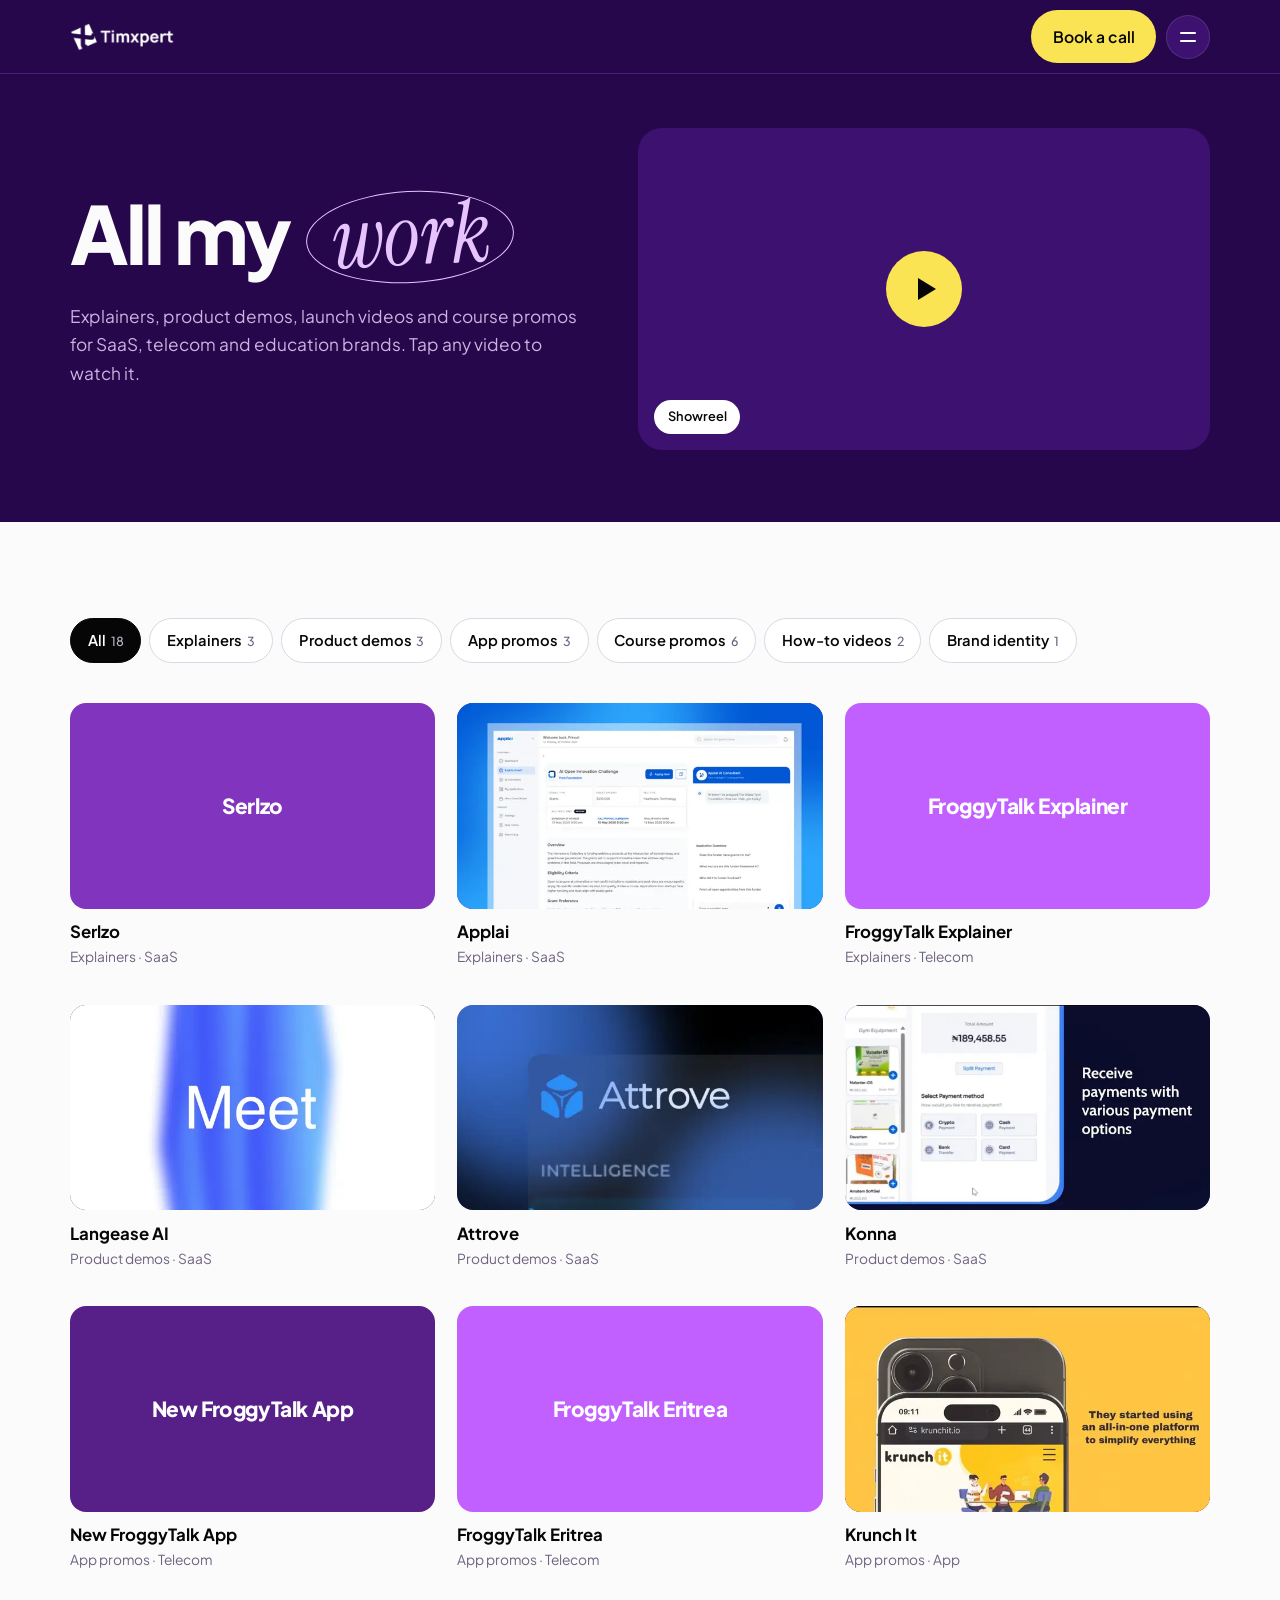
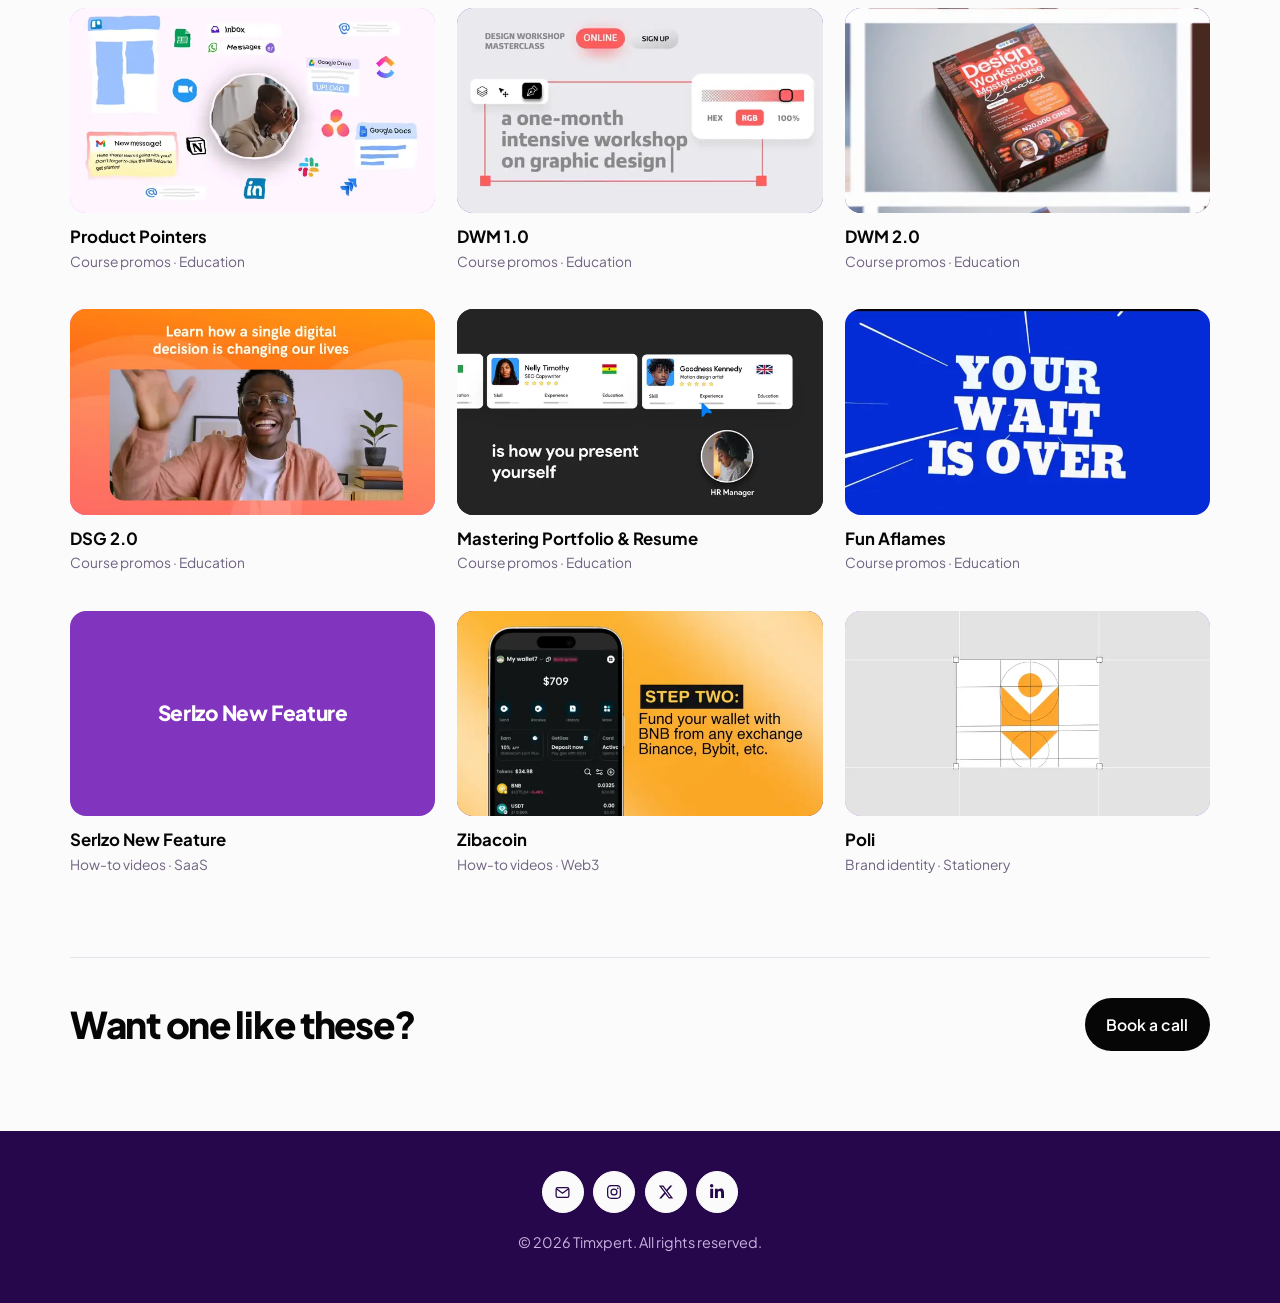
<file: portfolio.html>
<!DOCTYPE html>
<html lang="en">
<head>
<meta charset="utf-8">
<meta name="viewport" content="width=device-width, initial-scale=1, viewport-fit=cover">
<title>Work | Timxpert</title>
<meta name="description" content="Explainer, product demo, launch and course promo videos by Timxpert (Timothy Goodness) for SaaS, telecom and education brands.">
<meta property="og:title" content="Work | Timxpert">
<meta property="og:description" content="Explainer, product demo, launch and course promo videos by Timxpert (Timothy Goodness) for SaaS, telecom and education brands.">
<meta property="og:image" content="https://timxpert.com/assets/me.jpeg">
<meta property="og:url" content="https://timxpert.com/portfolio">
<meta name="twitter:card" content="summary_large_image">
<meta name="theme-color" content="#26074b">
<link rel="canonical" href="https://timxpert.com/portfolio">
<link rel="icon" href="assets/favicon-64.png" sizes="64x64">
<link rel="preconnect" href="https://fonts.googleapis.com">
<link rel="preconnect" href="https://fonts.gstatic.com" crossorigin>
<link href="https://fonts.googleapis.com/css2?family=Plus+Jakarta+Sans:wght@400..800&family=Instrument+Serif:ital@0;1&display=swap" rel="stylesheet">
<link rel="stylesheet" href="site.css">
<style>
.pf-hero{padding:8rem 0 4.5rem}
.pf-hero h1{font-size:clamp(2.6rem,7vw,5rem);margin-bottom:1.2rem}
.pf-hero .intro{color:var(--muted);max-width:50ch;font-size:1.08rem;margin:0}
.pf-head{display:grid;grid-template-columns:1fr 1.1fr;gap:3rem;align-items:center}
.reel{all:unset;cursor:pointer;position:relative;display:block;aspect-ratio:16/9;border-radius:24px;overflow:hidden;background:var(--navy-3)}
.reel img{position:absolute;inset:0;width:100%;height:100%;object-fit:cover;transition:scale .6s var(--ease)}
.reel:hover img{scale:1.03}
.reel:focus-visible{outline:2px solid var(--lav);outline-offset:4px}
.play{position:absolute;left:50%;top:50%;translate:-50% -50%;width:76px;height:76px;border-radius:50%;background:var(--blue);display:grid;place-items:center;transition:scale .3s var(--ease)}
.play::after{content:"";margin-left:5px;border-left:18px solid var(--ink);border-top:11px solid transparent;border-bottom:11px solid transparent}
.reel:hover .play{scale:1.08}
.reel .tag{position:absolute;left:1rem;bottom:1rem;background:#fff;color:var(--ink);font-size:.8rem;font-weight:600;padding:.4rem .85rem;border-radius:999px}
@media (max-width:860px){.pf-head{grid-template-columns:1fr;gap:2rem}.pf-hero{padding:7rem 0 3.5rem}}

:root{--ease:cubic-bezier(.32,.72,0,1)}
.chips{display:flex;gap:.5rem;overflow-x:auto;scrollbar-width:none;margin:0 -1.25rem 2.5rem;padding:0 1.25rem}
.chips::-webkit-scrollbar{display:none}
.chip{flex:none;font:inherit;font-weight:600;font-size:.92rem;padding:.6rem 1.05rem;border-radius:999px;border:1.5px solid #ddd6e6;background:#fff;color:var(--ink);cursor:pointer;transition:background .2s,color .2s,border-color .2s,scale .2s}
.chip:active{scale:.95}
.chip small{font-size:.78rem;color:var(--grey);margin-left:.3rem;font-weight:500}
.chip[aria-pressed="true"]{background:var(--ink);border-color:var(--ink);color:#fff}
.chip[aria-pressed="true"] small{color:#bdb3c9}
.grid{display:grid;grid-template-columns:repeat(3,1fr);gap:2.2rem 1.4rem}
.card{all:unset;cursor:pointer;display:block;-webkit-tap-highlight-color:transparent}
.card .th{position:relative;aspect-ratio:16/9;border-radius:16px;overflow:hidden;background:var(--sw,#e7c4fe)}
.card .th img{position:absolute;inset:0;width:100%;height:100%;object-fit:cover;transition:scale .6s var(--ease)}
.card .th .ph{position:absolute;inset:0;display:grid;place-items:center;font-weight:800;font-size:1.3rem;letter-spacing:-.02em;color:#fff;padding:1rem;text-align:center}
.card .play{width:54px;height:54px;opacity:0;scale:.8;transition:opacity .3s,scale .35s var(--ease)}
.card .play::after{border-left-width:14px;border-top-width:9px;border-bottom-width:9px;margin-left:4px}
.card:hover .th img{scale:1.04}
.card:hover .play,.card:focus-visible .play{opacity:1;scale:1}
.card:focus-visible .th{outline:2px solid var(--deep);outline-offset:3px}
.card b{display:block;margin-top:.8rem;font-size:1.05rem;font-weight:700;line-height:1.3}
.card span.m{font-size:.86rem;color:var(--grey)}
.card.in{animation:in .5s var(--ease) both;animation-delay:calc(var(--k) * 40ms)}
@keyframes in{from{opacity:0;translate:0 14px}}
@media (max-width:900px){.grid{grid-template-columns:1fr 1fr;gap:1.8rem 1rem}}
@media (max-width:520px){.grid{grid-template-columns:1fr}}
@media (hover:none){.card .play{opacity:1;scale:1}}
.cta{display:flex;flex-wrap:wrap;align-items:center;justify-content:space-between;gap:1.2rem;margin-top:5rem;padding-top:2.5rem;border-top:1px solid #e6e1ec}
.cta h3{font-size:clamp(1.6rem,3.6vw,2.3rem)}
.paper .btn{background:var(--ink);color:#fff}
</style>
<script type="application/ld+json">{"@context": "https://schema.org", "@graph": [{"@type": "Person", "@id": "https://timxpert.com/#person", "name": "Timothy Goodness", "alternateName": "Timxpert", "url": "https://timxpert.com", "image": "https://timxpert.com/assets/me.jpeg", "jobTitle": "Motion designer and video producer", "description": "Timxpert (Timothy Goodness) is a motion designer and video producer who makes explainer, product demo and launch videos for SaaS founders and tech companies. He is the founder of Motion Dojo and Plotoh.", "email": "mailto:workwithtimxpert@gmail.com", "knowsAbout": ["Motion design", "Video production", "Explainer videos", "Product demo videos", "Launch videos", "SaaS marketing videos"], "worksFor": {"@id": "https://timxpert.com/#business"}, "sameAs": ["https://www.instagram.com/timxpert", "https://x.com/timxpert", "https://www.linkedin.com/in/timothy-goodness-367708274", "https://joinmotiondojo.com", "https://plotoh.com"], "subjectOf": {"@type": "WebPage", "url": "https://timxpert.com/bio"}}, {"@type": "ProfessionalService", "@id": "https://timxpert.com/#business", "name": "Timxpert", "url": "https://timxpert.com", "logo": "https://timxpert.com/assets/logo.png", "image": "https://timxpert.com/assets/logo.png", "description": "Timxpert makes explainer, product demo and launch videos for SaaS founders, tech companies and course creators.", "founder": {"@id": "https://timxpert.com/#person"}, "areaServed": "Worldwide", "sameAs": ["https://www.instagram.com/timxpert", "https://x.com/timxpert", "https://www.linkedin.com/in/timothy-goodness-367708274"]}, {"@type": "Organization", "@id": "https://joinmotiondojo.com/#organization", "name": "Motion Dojo", "url": "https://joinmotiondojo.com", "founder": {"@id": "https://timxpert.com/#person"}, "foundingDate": "2025"}, {"@type": "Organization", "@id": "https://plotoh.com/#organization", "name": "Plotoh", "url": "https://plotoh.com", "founder": {"@id": "https://timxpert.com/#person"}}, {"@type": "WebSite", "@id": "https://timxpert.com/#website", "name": "Timxpert", "url": "https://timxpert.com", "publisher": {"@id": "https://timxpert.com/#person"}}]}</script>
</head>
<body>
<div class="top">
  <div class="wrap">
    <a class="badges" href="/" aria-label="Timxpert home"><img class="logo-full" src="assets/logo-full.png" alt="Timxpert" width="104" height="28" fetchpriority="high"></a>
    <div class="right">
      <a class="btn" href="https://cal.com/timxpert-bn7l0a/meet.google.com-sbx-njmp-gyq" target="_blank" rel="noopener">Book a call</a>
      <button class="burger" id="burger" type="button" aria-label="Open menu" aria-expanded="false" aria-controls="menu"><span></span><span></span></button>
    </div>
  </div>
</div>

<nav class="menu" id="menu" aria-label="Main" inert>
  <div class="inner">
    <a class="item" href="/" style="--d:0">Home</a>
    <a class="item on" href="/portfolio" style="--d:1">Work</a>
    <a class="item" href="/#packages" style="--d:2">Services</a>
    <a class="item" href="/#toolkit" style="--d:3">Approach</a>
    <a class="item" href="/#contact" style="--d:4">Contact</a>
    <div class="foot">
      <a class="btn" href="https://cal.com/timxpert-bn7l0a/meet.google.com-sbx-njmp-gyq" target="_blank" rel="noopener">Book a call</a>
      <div class="social">
      <a href="mailto:workwithtimxpert@gmail.com" aria-label="Email"><svg viewBox="0 0 24 24" aria-hidden="true"><rect x="3" y="5" width="18" height="14" rx="2.5"/><path d="M4 7l8 6 8-6"/></svg></a>
      <a href="https://www.instagram.com/timxpert" target="_blank" rel="noopener" aria-label="Instagram"><svg class="brand" viewBox="0 0 448 512" aria-hidden="true"><path d="M224.3 141a115 115 0 1 0 -.6 230 115 115 0 1 0 .6-230zm-.6 40.4a74.6 74.6 0 1 1 .6 149.2 74.6 74.6 0 1 1 -.6-149.2zm93.4-45.1a26.8 26.8 0 1 1 53.6 0 26.8 26.8 0 1 1 -53.6 0zm129.7 27.2c-1.7-35.9-9.9-67.7-36.2-93.9-26.2-26.2-58-34.4-93.9-36.2-37-2.1-147.9-2.1-184.9 0-35.8 1.7-67.6 9.9-93.9 36.1s-34.4 58-36.2 93.9c-2.1 37-2.1 147.9 0 184.9 1.7 35.9 9.9 67.7 36.2 93.9s58 34.4 93.9 36.2c37 2.1 147.9 2.1 184.9 0 35.9-1.7 67.7-9.9 93.9-36.2 26.2-26.2 34.4-58 36.2-93.9 2.1-37 2.1-147.8 0-184.8zM399 388c-7.8 19.6-22.9 34.7-42.6 42.6-29.5 11.7-99.5 9-132.1 9s-102.7 2.6-132.1-9c-19.6-7.8-34.7-22.9-42.6-42.6-11.7-29.5-9-99.5-9-132.1s-2.6-102.7 9-132.1c7.8-19.6 22.9-34.7 42.6-42.6 29.5-11.7 99.5-9 132.1-9s102.7-2.6 132.1 9c19.6 7.8 34.7 22.9 42.6 42.6 11.7 29.5 9 99.5 9 132.1s2.7 102.7-9 132.1z"/></svg></a>
      <a href="https://x.com/timxpert" target="_blank" rel="noopener" aria-label="X"><svg class="brand" viewBox="0 0 448 512" aria-hidden="true"><path d="M357.2 48L427.8 48 273.6 224.2 455 464 313 464 201.7 318.6 74.5 464 3.8 464 168.7 275.5-5.2 48 140.4 48 240.9 180.9 357.2 48zM332.4 421.8l39.1 0-252.4-333.8-42 0 255.3 333.8z"/></svg></a>
      <a href="https://www.linkedin.com/in/timothy-goodness-367708274" target="_blank" rel="noopener" aria-label="LinkedIn"><svg class="brand" viewBox="0 0 448 512" aria-hidden="true"><path d="M100.3 448l-92.9 0 0-299.1 92.9 0 0 299.1zM53.8 108.1C24.1 108.1 0 83.5 0 53.8 0 39.5 5.7 25.9 15.8 15.8s23.8-15.8 38-15.8 27.9 5.7 38 15.8 15.8 23.8 15.8 38c0 29.7-24.1 54.3-53.8 54.3zM447.9 448l-92.7 0 0-145.6c0-34.7-.7-79.2-48.3-79.2-48.3 0-55.7 37.7-55.7 76.7l0 148.1-92.8 0 0-299.1 89.1 0 0 40.8 1.3 0c12.4-23.5 42.7-48.3 87.9-48.3 94 0 111.3 61.9 111.3 142.3l0 164.3-.1 0z"/></svg></a>
    </div>
    </div>
  </div>
</nav>

<main>
<section class="pf-hero">
  <div class="wrap pf-head">
    <div>
      <h1>All my <span class="it">work</span></h1>
      <p class="intro">Explainers, product demos, launch videos and course promos for SaaS, telecom and education brands. Tap any video to watch it.</p>
    </div>
    <button class="reel" type="button" id="reel" aria-label="Play showreel">
      <img src="https://vumbnail.com/1190852100_large.jpg" alt="" width="640" height="360" fetchpriority="high" onerror="this.remove()">
      <span class="play"></span><span class="tag">Showreel</span>
    </button>
  </div>
</section>

<section class="paper">
  <div class="wrap">
    <div class="chips" id="chips" role="group" aria-label="Filter by video type"></div>
    <div class="grid" id="grid"></div>
    <div class="cta">
      <h3>Want one like these?</h3>
      <a class="btn" href="https://cal.com/timxpert-bn7l0a/meet.google.com-sbx-njmp-gyq" target="_blank" rel="noopener">Book a call</a>
    </div>
  </div>
</section>
</main>

<footer>
  <div class="wrap">
    <div class="social small">
      <a href="mailto:workwithtimxpert@gmail.com" aria-label="Email"><svg viewBox="0 0 24 24" aria-hidden="true"><rect x="3" y="5" width="18" height="14" rx="2.5"/><path d="M4 7l8 6 8-6"/></svg></a>
      <a href="https://www.instagram.com/timxpert" target="_blank" rel="noopener" aria-label="Instagram"><svg class="brand" viewBox="0 0 448 512" aria-hidden="true"><path d="M224.3 141a115 115 0 1 0 -.6 230 115 115 0 1 0 .6-230zm-.6 40.4a74.6 74.6 0 1 1 .6 149.2 74.6 74.6 0 1 1 -.6-149.2zm93.4-45.1a26.8 26.8 0 1 1 53.6 0 26.8 26.8 0 1 1 -53.6 0zm129.7 27.2c-1.7-35.9-9.9-67.7-36.2-93.9-26.2-26.2-58-34.4-93.9-36.2-37-2.1-147.9-2.1-184.9 0-35.8 1.7-67.6 9.9-93.9 36.1s-34.4 58-36.2 93.9c-2.1 37-2.1 147.9 0 184.9 1.7 35.9 9.9 67.7 36.2 93.9s58 34.4 93.9 36.2c37 2.1 147.9 2.1 184.9 0 35.9-1.7 67.7-9.9 93.9-36.2 26.2-26.2 34.4-58 36.2-93.9 2.1-37 2.1-147.8 0-184.8zM399 388c-7.8 19.6-22.9 34.7-42.6 42.6-29.5 11.7-99.5 9-132.1 9s-102.7 2.6-132.1-9c-19.6-7.8-34.7-22.9-42.6-42.6-11.7-29.5-9-99.5-9-132.1s-2.6-102.7 9-132.1c7.8-19.6 22.9-34.7 42.6-42.6 29.5-11.7 99.5-9 132.1-9s102.7-2.6 132.1 9c19.6 7.8 34.7 22.9 42.6 42.6 11.7 29.5 9 99.5 9 132.1s2.7 102.7-9 132.1z"/></svg></a>
      <a href="https://x.com/timxpert" target="_blank" rel="noopener" aria-label="X"><svg class="brand" viewBox="0 0 448 512" aria-hidden="true"><path d="M357.2 48L427.8 48 273.6 224.2 455 464 313 464 201.7 318.6 74.5 464 3.8 464 168.7 275.5-5.2 48 140.4 48 240.9 180.9 357.2 48zM332.4 421.8l39.1 0-252.4-333.8-42 0 255.3 333.8z"/></svg></a>
      <a href="https://www.linkedin.com/in/timothy-goodness-367708274" target="_blank" rel="noopener" aria-label="LinkedIn"><svg class="brand" viewBox="0 0 448 512" aria-hidden="true"><path d="M100.3 448l-92.9 0 0-299.1 92.9 0 0 299.1zM53.8 108.1C24.1 108.1 0 83.5 0 53.8 0 39.5 5.7 25.9 15.8 15.8s23.8-15.8 38-15.8 27.9 5.7 38 15.8 15.8 23.8 15.8 38c0 29.7-24.1 54.3-53.8 54.3zM447.9 448l-92.7 0 0-145.6c0-34.7-.7-79.2-48.3-79.2-48.3 0-55.7 37.7-55.7 76.7l0 148.1-92.8 0 0-299.1 89.1 0 0 40.8 1.3 0c12.4-23.5 42.7-48.3 87.9-48.3 94 0 111.3 61.9 111.3 142.3l0 164.3-.1 0z"/></svg></a>
    </div>
    <span>© <span id="yr">2026</span> Timxpert. All rights reserved.</span>
  </div>
</footer>

<div class="scrim" id="scrim" aria-hidden="true"></div>
<dialog id="modal" aria-label="Video">
  <button class="x" type="button" aria-label="Close">×</button>
  <div class="m-media" id="m-media"></div>
  <div class="m-body"><h3 id="m-title"></h3><p id="m-sub"></p></div>
</dialog>

<script src="projects.js"></script>
<script>

const modal=document.getElementById("modal"), media=document.getElementById("m-media"), scrim=document.getElementById("scrim");
const EASE="cubic-bezier(.32,.72,0,1)", calm=matchMedia("(prefers-reduced-motion: reduce)").matches;
const esc=s=>String(s).replace(/&/g,"&amp;").replace(/</g,"&lt;").replace(/"/g,"&quot;");
function play(title, sub, vimeo){
  media.innerHTML=`<iframe src="https://player.vimeo.com/video/${vimeo}?${VIMEO_KEYS[vimeo]?"h="+VIMEO_KEYS[vimeo]+"&":""}autoplay=1&playsinline=1&title=0&byline=0&portrait=0&dnt=1" allow="autoplay; fullscreen; picture-in-picture; encrypted-media" allowfullscreen title="${esc(title)}"></iframe>`;
  document.getElementById("m-title").textContent=title; document.getElementById("m-sub").textContent=sub;
  modal.showModal(); scrim.classList.add("on");
  if(!calm) modal.animate([{opacity:0,transform:"translateY(24px) scale(.97)"},{opacity:1,transform:"none"}],{duration:480,easing:EASE});
}
function close(){ if(!modal.open) return; scrim.classList.remove("on");
  const a=modal.animate([{opacity:1},{opacity:0,transform:calm?"none":"translateY(16px) scale(.98)"}],{duration:calm?120:260,easing:EASE});
  a.onfinish=()=>{ modal.close(); media.innerHTML=""; }; }
modal.addEventListener("cancel",e=>{e.preventDefault();close();});
modal.addEventListener("click",e=>{ if(e.target===modal||e.target.closest(".x")) close(); });

const COLORS=["#8134be","#572088","#c160ff","#26074b","#d99bfe"];
const types=["All",...new Set(PROJECTS.map(p=>p.type))];
const chips=document.getElementById("chips"), grid=document.getElementById("grid");
chips.innerHTML=types.map((t,i)=>`<button class="chip" type="button" aria-pressed="${i===0}" data-t="${esc(t)}">${esc(t)}<small>${t==="All"?PROJECTS.length:PROJECTS.filter(p=>p.type===t).length}</small></button>`).join("");
function show(t){
  const list=PROJECTS.map((p,i)=>[p,i]).filter(([p])=>t==="All"||p.type===t);
  grid.innerHTML=list.map(([p,i],k)=>`<button class="card in" type="button" data-i="${i}" style="--k:${k};--sw:${COLORS[i%COLORS.length]}">
    <div class="th"><span class="ph">${esc(p.t)}</span>${p.img?`<img src="${p.img}" alt="" width="640" height="360" loading="lazy" decoding="async" onerror="this.remove()">`:""}<span class="play"></span></div>
    <b>${esc(p.t)}</b><span class="m">${esc(p.type)} · ${esc(p.ind)}</span></button>`).join("");
}
show("All");
chips.addEventListener("click",e=>{ const c=e.target.closest(".chip"); if(!c) return;
  chips.querySelectorAll(".chip").forEach(x=>x.setAttribute("aria-pressed",x===c)); show(c.dataset.t); });
grid.addEventListener("click",e=>{ const c=e.target.closest(".card"); if(!c) return; const p=PROJECTS[+c.dataset.i];
  play(p.t, p.type+" · "+p.ind, p.vimeo); });
document.getElementById("reel").addEventListener("click",()=>play("Showreel","Explainers, product demos and launch videos",SHOWREEL_VIMEO_ID));
document.getElementById("yr").textContent=new Date().getFullYear();
// Hamburger menu: grows out of the button, links slide in one by one
const burger=document.getElementById("burger"), menu=document.getElementById("menu");
function setMenu(open){
  const r=burger.getBoundingClientRect();
  menu.style.setProperty("--mx",(r.left+r.width/2)+"px"); menu.style.setProperty("--my",(r.top+r.height/2)+"px");
  document.documentElement.classList.toggle("menu-open",open);
  burger.setAttribute("aria-expanded",open); burger.setAttribute("aria-label",open?"Close menu":"Open menu");
  menu.inert=!open;
  if(open) setTimeout(()=>menu.querySelector("a.item")?.focus({preventScroll:true}),350);
}
burger.addEventListener("click",()=>setMenu(!document.documentElement.classList.contains("menu-open")));
menu.addEventListener("click",e=>{ if(e.target.closest("a")) setMenu(false); });
addEventListener("keydown",e=>{ if(e.key==="Escape"&&document.documentElement.classList.contains("menu-open")){ setMenu(false); burger.focus(); } });

</script>
</body>
</html>
</file>
<file: site.css>
/* Shared by /portfolio and /bio: colours, type, buttons, top bar, menu, footer, video popup */
:root, :root[data-theme="dark"], :root[data-theme="light"]{
  /* Timxpert brand: violet palette */
  --navy:#26074b;      /* deepest purple: dark sections */
  --navy-2:#2c0b52;    /* dark cards */
  --navy-3:#3d1170;
  --line:#4a1e7e;
  --p-dark:#26074b;    /* panel gradient start (bottom-left) */
  --p-mid:#572088;
  --p-bright:#8134be;  /* panel gradient end (top-right) */
  --violet:#c160ff;    /* vivid edge of the light background */
  --blue:#fae453;      /* primary accent: yellow (buttons) */
  --on-accent:#060606; /* text on yellow */
  --lav:#e7c4fe;       /* soft lilac: italic words, glowing dots */
  --deep:#8134be;      /* purple accents on light sections */
  --yellow:#8134be;    /* secondary fill (timeline row 2, badge) */
  --green:#d99bfe;
  --lilac:#eddbf5;
  --periwinkle:#e7c4fe;
  --paper:#fbfbfb;
  --ink:#060606;
  --white:#fbfbfb;
  --muted:#c9b3e0;
  --muted-dark:#5a4a6b;
  --grey:#6f6280;
  --red:#ff4d6d;
}
@media (prefers-color-scheme: dark){ :root:not([data-theme="light"]){ --navy:#26074b; } }
:root{color-scheme:dark;box-sizing:border-box;padding-top:env(safe-area-inset-top,0px);padding-bottom:env(safe-area-inset-bottom,0px);
  --cond:"Plus Jakarta Sans",ui-sans-serif,system-ui,-apple-system,"Segoe UI",Roboto,sans-serif; --serif:"Instrument Serif",Georgia,serif;
  --sans:"Plus Jakarta Sans",ui-sans-serif,system-ui,-apple-system,"Segoe UI",Roboto,sans-serif; --mono:"Plus Jakarta Sans",ui-sans-serif,system-ui,sans-serif;scroll-padding-top:calc(env(safe-area-inset-top,0px) + 90px)}
html,body{overflow-x:clip}
body{margin:0;background:var(--navy);color:var(--white);font-family:var(--sans);font-size:1rem;line-height:1.65;-webkit-font-smoothing:antialiased}
img{max-width:100%;display:block}
a{color:inherit;text-decoration:none}
button{font:inherit;color:inherit}
:focus-visible{outline:2px solid var(--lav);outline-offset:3px;border-radius:8px}
.wrap{width:min(100% - 2.5rem, 1140px);margin-inline:auto}
/* Type */
.label{font-family:var(--mono);font-weight:600;font-size:.78rem;letter-spacing:.12em;text-transform:uppercase;color:var(--lav);margin:0 0 .9rem}
.light .label{color:var(--deep)}
h1,h2,h3{font-family:var(--cond);font-weight:800;letter-spacing:-.035em;line-height:1;margin:0}
h2{font-size:clamp(2.1rem,5.2vw,3.6rem);margin-bottom:1rem}
.it{font-family:var(--serif);font-style:italic;font-weight:400;letter-spacing:0;font-size:1.08em;color:var(--lav);
  display:inline-block;padding:0 .28em .02em;margin-left:.06em;border:1.5px solid currentColor;border-radius:50%;line-height:1.02;transform:rotate(-3deg)}
.light .it{color:var(--deep)}
.sub{color:var(--muted);max-width:52ch;margin:0 0 2.5rem;font-size:1.05rem}
.light .sub{color:var(--grey)}

/* Buttons */
.btn{display:inline-flex;align-items:center;gap:.55rem;padding:.85rem 1.35rem;border-radius:999px;font-weight:600;font-size:.98rem;background:var(--blue);color:var(--on-accent);border:0;cursor:pointer;transition:transform .2s,filter .2s}
.btn:hover{transform:translateY(-2px);filter:brightness(1.1)}
.btn.dark{background:var(--ink);color:#fff}
.light .btn:not(.dark){background:#060606;color:#fff}
.btn.white{background:#fff;color:var(--ink)}

/* Top bar: solid strip so nothing shows through behind the logo and menu */
.top{position:fixed;top:0;left:0;right:0;z-index:75;background:var(--navy);border-bottom:1px solid var(--line);
  padding:calc(env(safe-area-inset-top,0px) + 10px) 0 10px}
.top .wrap{display:flex;align-items:center;justify-content:space-between}
.badges{display:block}
.logo-full{display:block;width:104px;height:auto;filter:brightness(0) invert(1)}  /* white logo on the dark bar */
.top .right{display:flex;align-items:center;gap:.6rem}
.burger{position:relative;z-index:72;width:44px;height:44px;border-radius:50%;border:1px solid rgba(255,255,255,.12);cursor:pointer;
  background:#3d1170;
  transition:transform .35s cubic-bezier(.32,.72,0,1),background .3s;-webkit-tap-highlight-color:transparent}
.burger:active{transform:scale(.92)}
.burger span{position:absolute;left:13px;right:13px;height:2px;border-radius:2px;background:#fff;transition:transform .5s cubic-bezier(.32,.72,0,1),top .5s cubic-bezier(.32,.72,0,1)}
.burger span:nth-child(1){top:16px}
.burger span:nth-child(2){top:24px}
.menu-open .burger{background:var(--blue);border-color:var(--blue)}
.menu-open .burger span{background:var(--on-accent)}
.menu-open .burger span:nth-child(1){top:20px;transform:rotate(45deg)}
.menu-open .burger span:nth-child(2){top:20px;transform:rotate(-45deg)}
.menu{position:fixed;inset:0;z-index:70;background:var(--navy);display:flex;flex-direction:column;justify-content:center;
  padding:calc(env(safe-area-inset-top,0px) + 90px) 1.5rem calc(env(safe-area-inset-bottom,0px) + 2rem);
  clip-path:circle(0px at var(--mx,90%) var(--my,40px));visibility:hidden;transition:clip-path .7s cubic-bezier(.32,.72,0,1),visibility 0s linear .7s}
.menu-open .menu{clip-path:circle(150vmax at var(--mx,90%) var(--my,40px));visibility:visible;transition:clip-path .7s cubic-bezier(.32,.72,0,1),visibility 0s}
.menu .inner{width:min(100%,1140px);margin-inline:auto}
.menu a.item{display:flex;align-items:baseline;gap:1rem;font-family:var(--cond);font-weight:800;font-size:clamp(2.2rem,8vw,4.2rem);line-height:1.08;letter-spacing:-.035em;color:#fff;
  opacity:0;transform:translateY(28px);transition:opacity .45s cubic-bezier(.32,.72,0,1),transform .6s cubic-bezier(.32,.72,0,1),color .2s}
.menu a.item:hover,.menu a.item.on{color:var(--lav)}
.menu-open .menu a.item{opacity:1;transform:none;transition-delay:calc(.12s + var(--d) * 60ms)}
.menu .foot{display:flex;flex-wrap:wrap;gap:.8rem 1.4rem;align-items:center;margin-top:2.5rem;opacity:0;transition:opacity .5s .1s}
.menu-open .menu .foot{opacity:1;transition-delay:.45s}
.menu .foot a:not(.btn){color:var(--muted);font-size:.95rem}
.menu .foot a:not(.btn):hover{color:#fff}
.menu-open{overflow:hidden}
@media (max-width:700px){.top .right .btn{display:none}}
.contact-row{display:flex;flex-wrap:wrap;align-items:center;gap:1rem 1.25rem;margin-top:.5rem}
.social{display:flex;gap:.6rem}
.social a{width:52px;height:52px;border-radius:50%;display:grid;place-items:center;color:#fff;background:#2c0b52;border:1px solid var(--line);
  transition:transform .35s cubic-bezier(.32,.72,0,1),background .2s,border-color .2s;-webkit-tap-highlight-color:transparent}
.social a:hover{background:var(--blue);border-color:var(--blue);color:var(--on-accent);transform:translateY(-2px)}
.social a:active{transform:scale(.92)}
.social svg{width:21px;height:21px;fill:none;stroke:currentColor;stroke-width:1.8;stroke-linecap:round;stroke-linejoin:round}
.social svg.brand{fill:currentColor;stroke:none;height:20px;width:auto}
.social.small a{width:40px;height:40px}
.social.small svg{width:17px;height:17px}
.social.small svg.brand{height:16px;width:auto}

footer{padding:1rem 0 calc(4rem + env(safe-area-inset-bottom,0px));color:var(--muted);font-size:.9rem}
footer .wrap{display:flex;flex-direction:column;justify-content:center;align-items:center;gap:1.1rem;text-align:center}
footer .social a{background:#fbfbfb;border-color:#fbfbfb;color:#26074b}
footer .social a:hover{background:var(--blue);border-color:var(--blue);color:var(--on-accent)}
footer nav{display:flex;gap:1.4rem}
footer a:hover{color:#fff}
.flogo{font-family:var(--cond);font-weight:800;font-size:1.25rem;letter-spacing:-.03em;color:#fff}

dialog{will-change:transform,opacity;transform-origin:50% 50%;border:0;padding:0;width:min(1040px,calc(100% - 2rem));max-height:calc(100% - 2rem);background:var(--navy-2);color:var(--white);border-radius:22px;overflow:auto}
dialog::backdrop{background:transparent}
.scrim{position:fixed;inset:0;z-index:60;background:rgba(20,4,40,.85);opacity:0;pointer-events:none;transition:opacity .5s cubic-bezier(.32,.72,0,1)}
.scrim.on{opacity:1}
.m-media{position:relative;aspect-ratio:16/9;background:#000}
.m-media iframe,.m-media img{position:absolute;inset:0;width:100%;height:100%;border:0;object-fit:cover}
.m-body{padding:1.4rem 1.5rem 1.6rem}
.m-body h3{font-size:2.2rem;margin-bottom:.3rem}
.m-body p{margin:0;color:var(--muted)}
.x{position:sticky;float:right;top:.7rem;margin:.7rem .7rem -54px 0;z-index:3;width:42px;height:42px;border-radius:50%;border:0;background:#0a0a0a;color:#fff;font-size:1.4rem;cursor:pointer}

@media (prefers-reduced-motion:reduce){html{scroll-behavior:auto}*{animation:none!important;transition:none!important}}
body{background:var(--navy)}
section{padding:6rem 0 5rem}
.paper{background:var(--paper);color:var(--ink)}
.paper h2{color:var(--ink)}
.paper .it{color:var(--deep)}
.paper .sub{color:var(--grey)}
footer{padding:2.5rem 0 calc(3rem + env(safe-area-inset-bottom,0px));color:var(--muted);font-size:.9rem}
</file>
